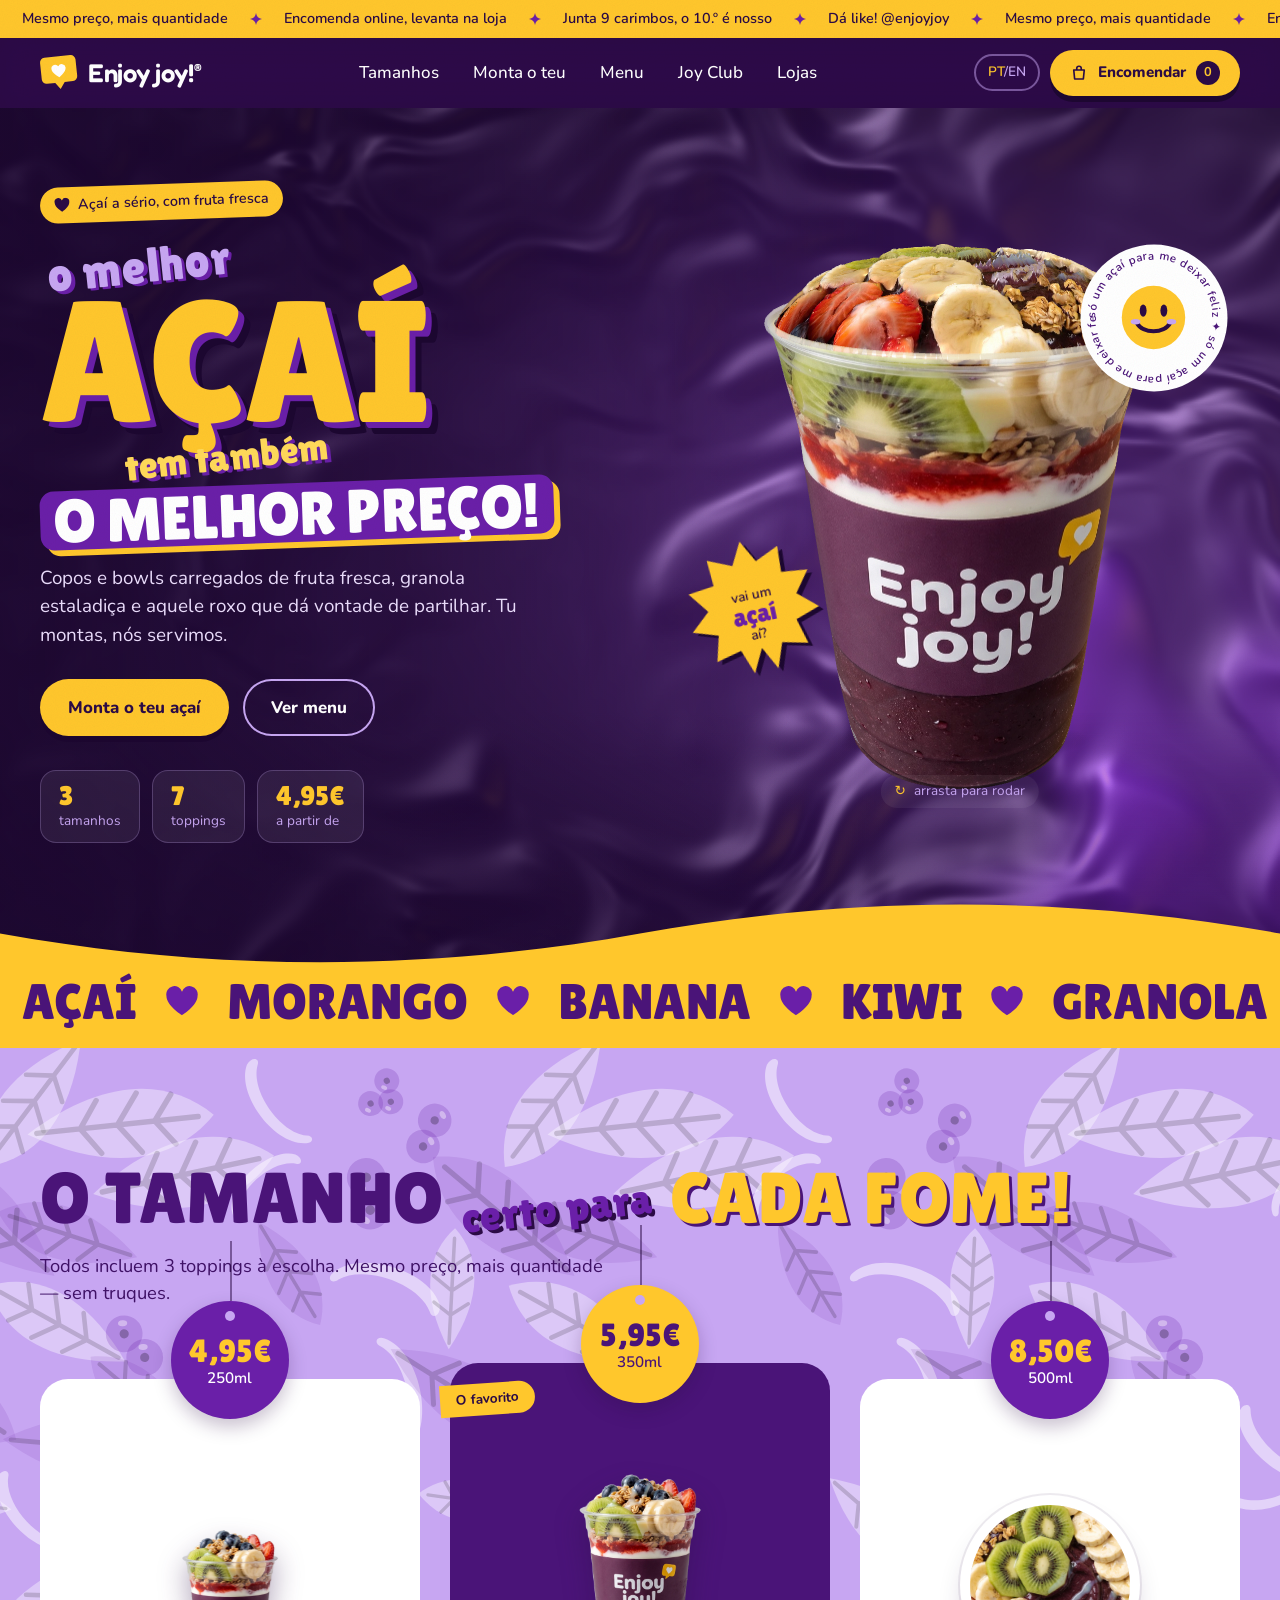
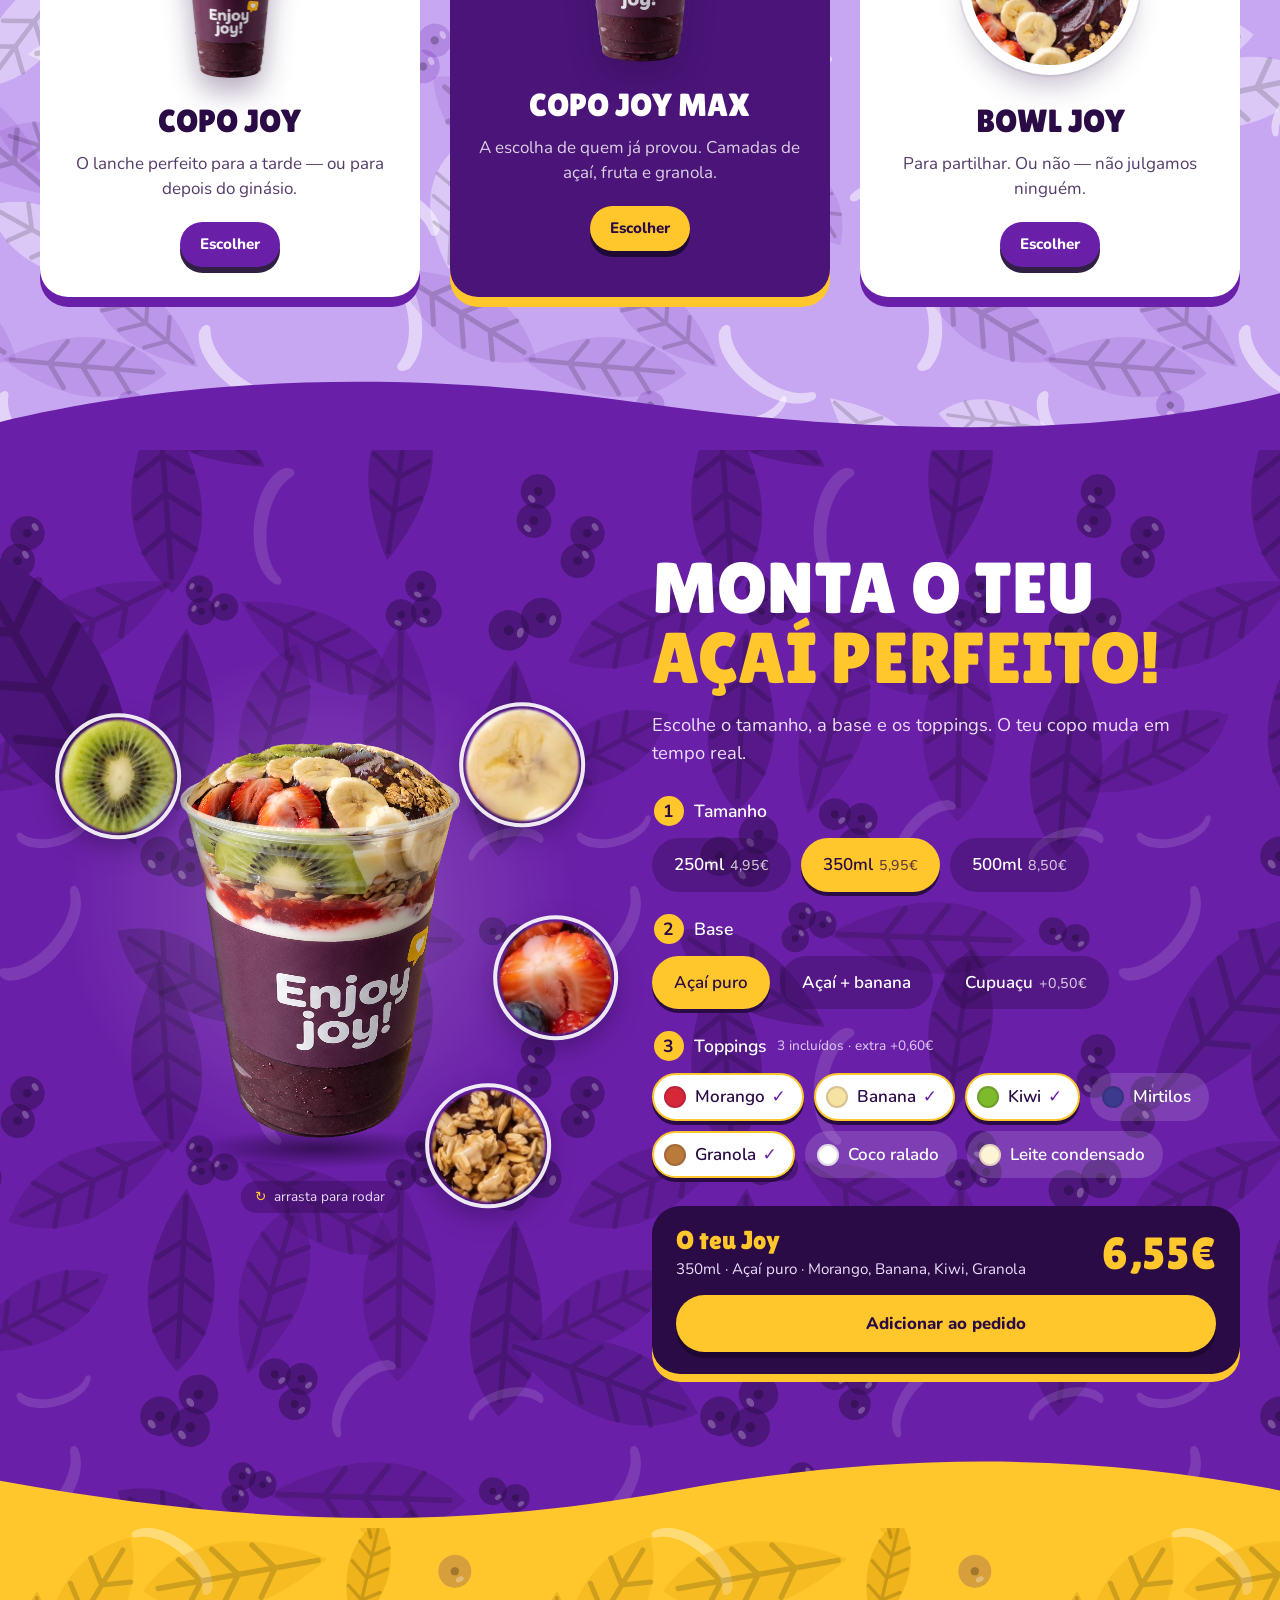
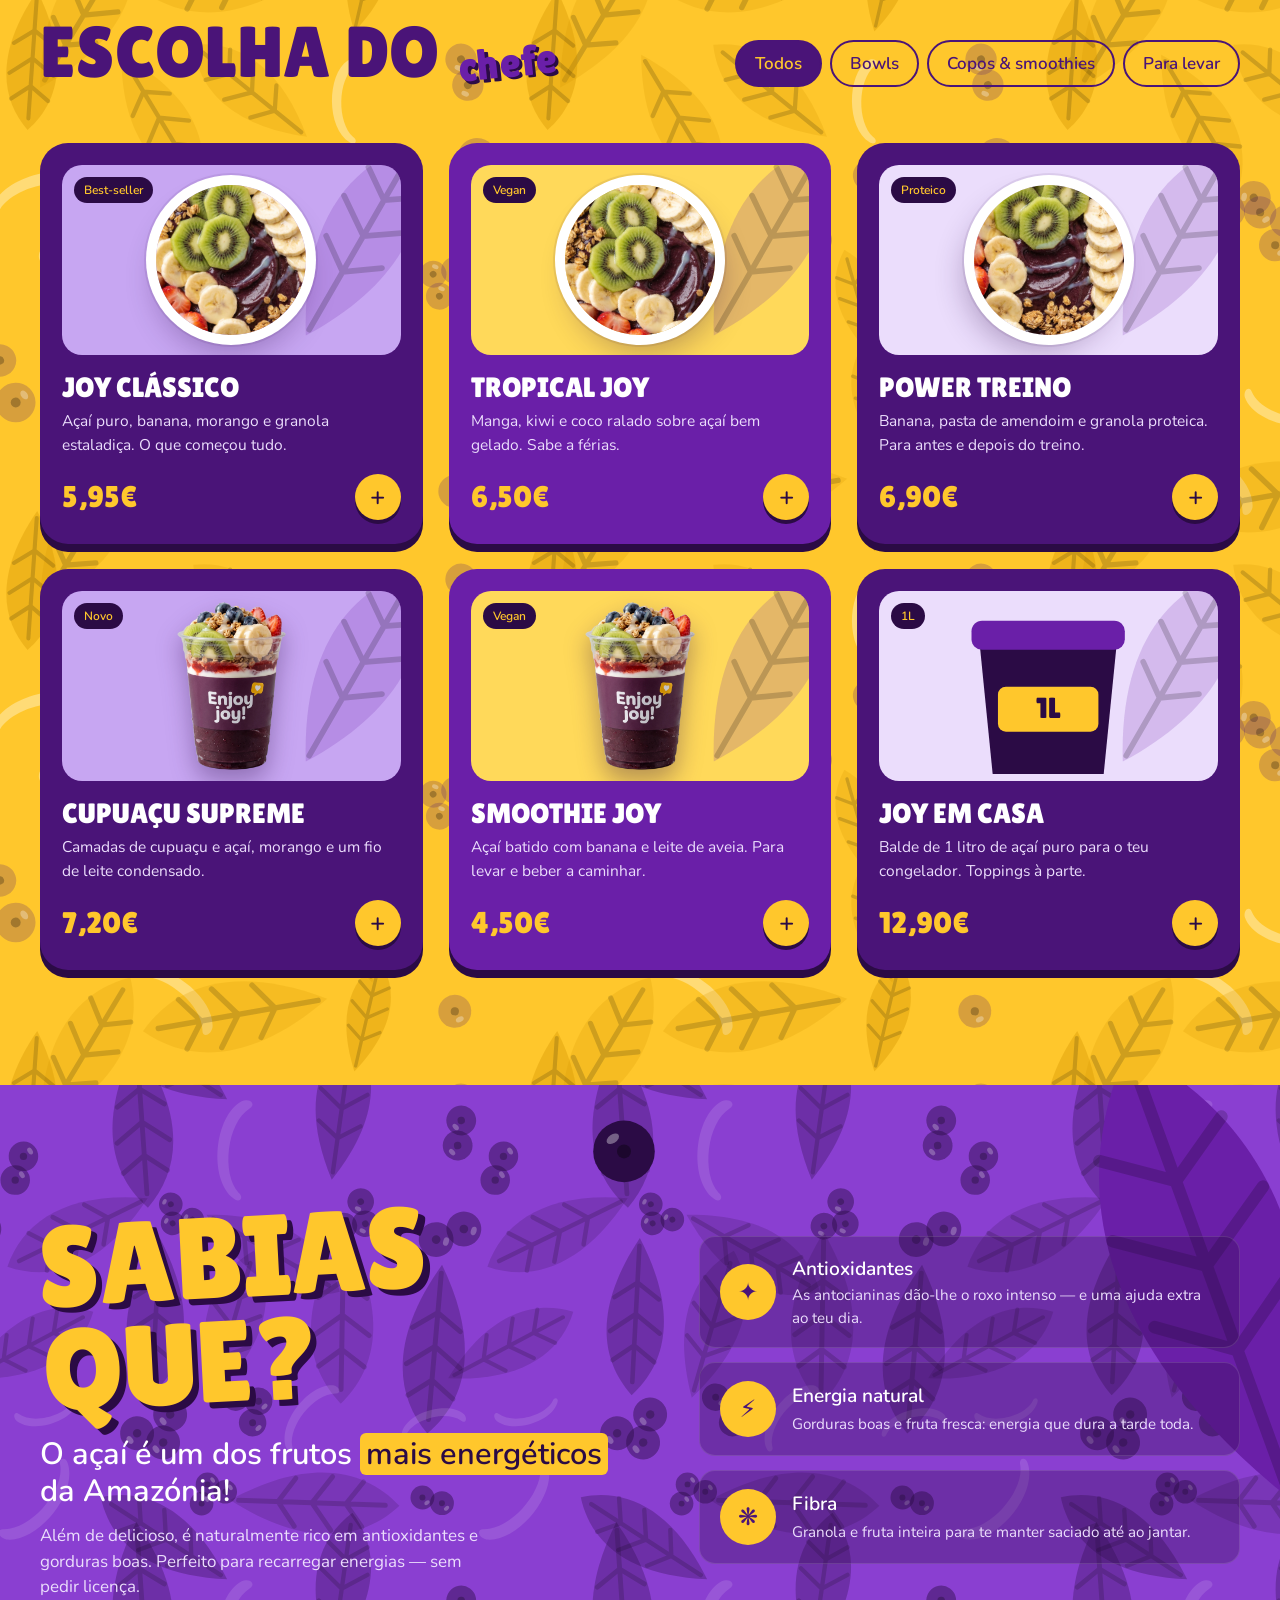
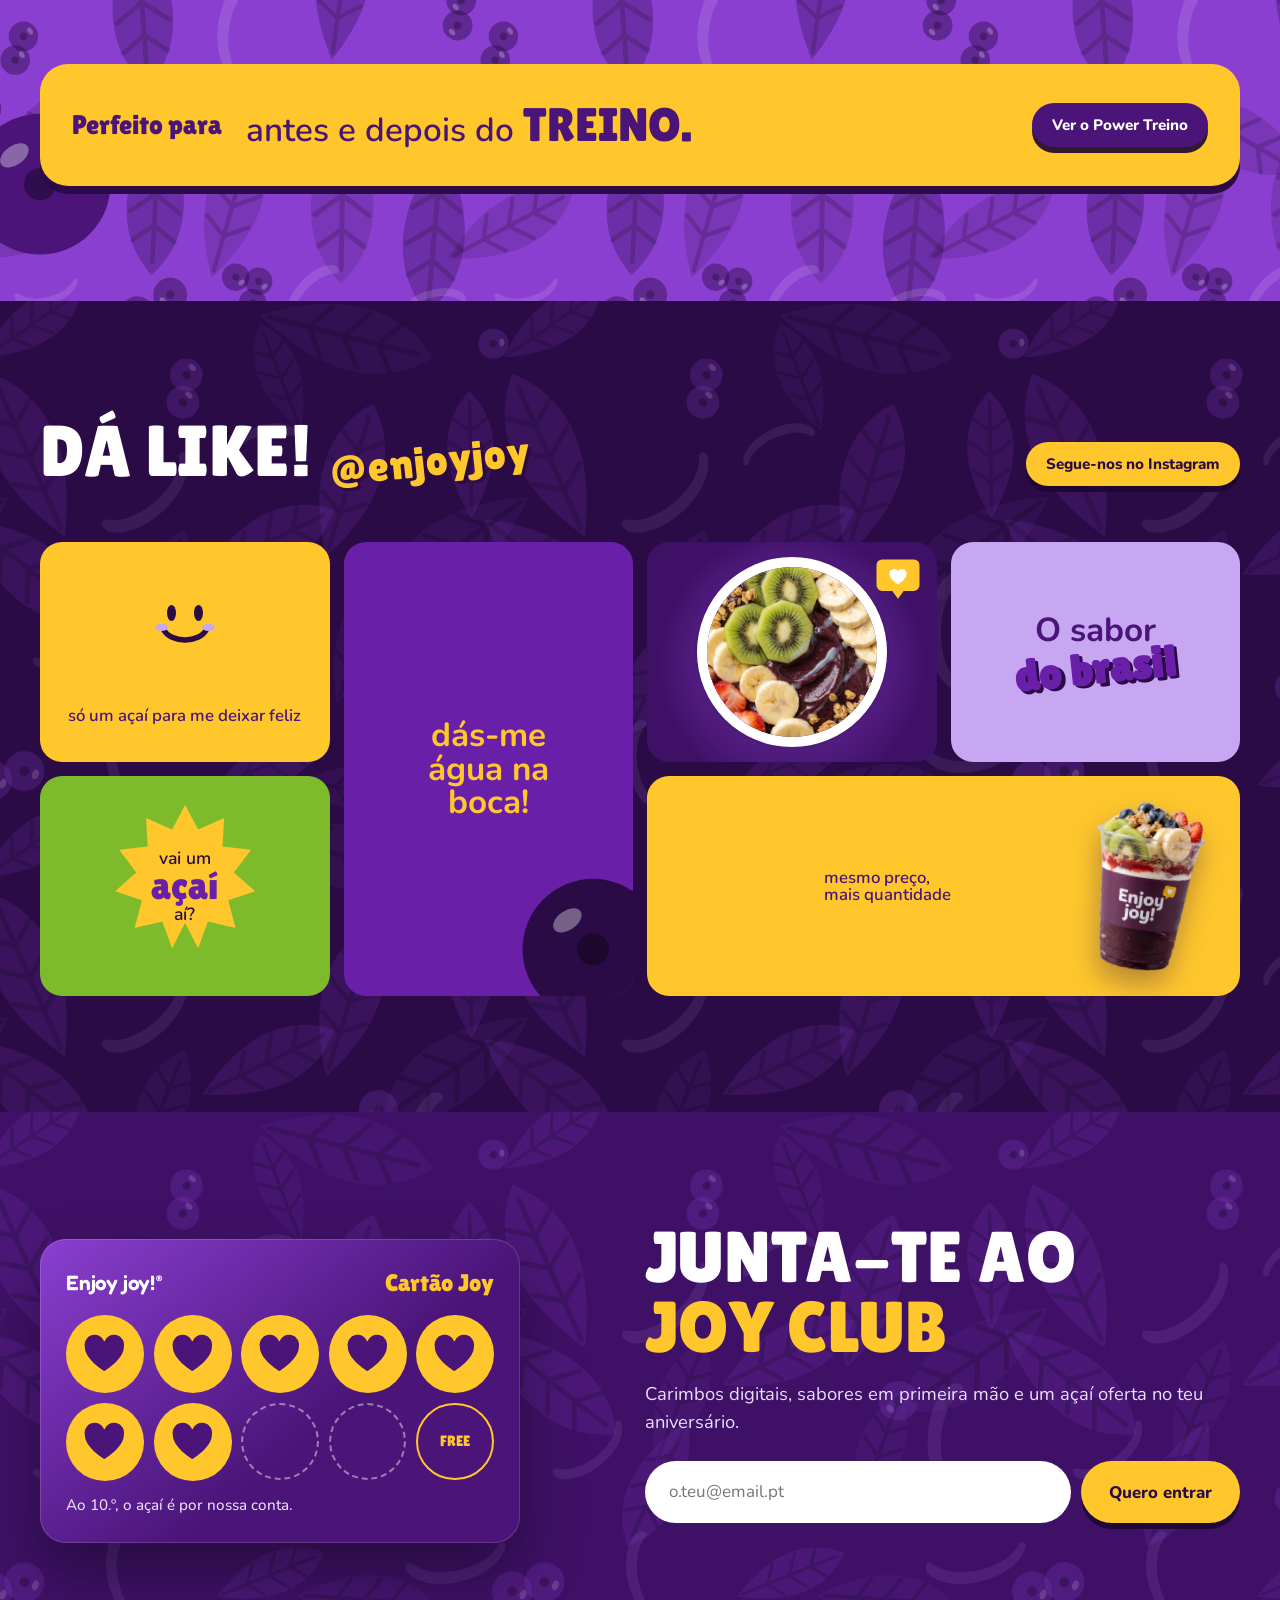
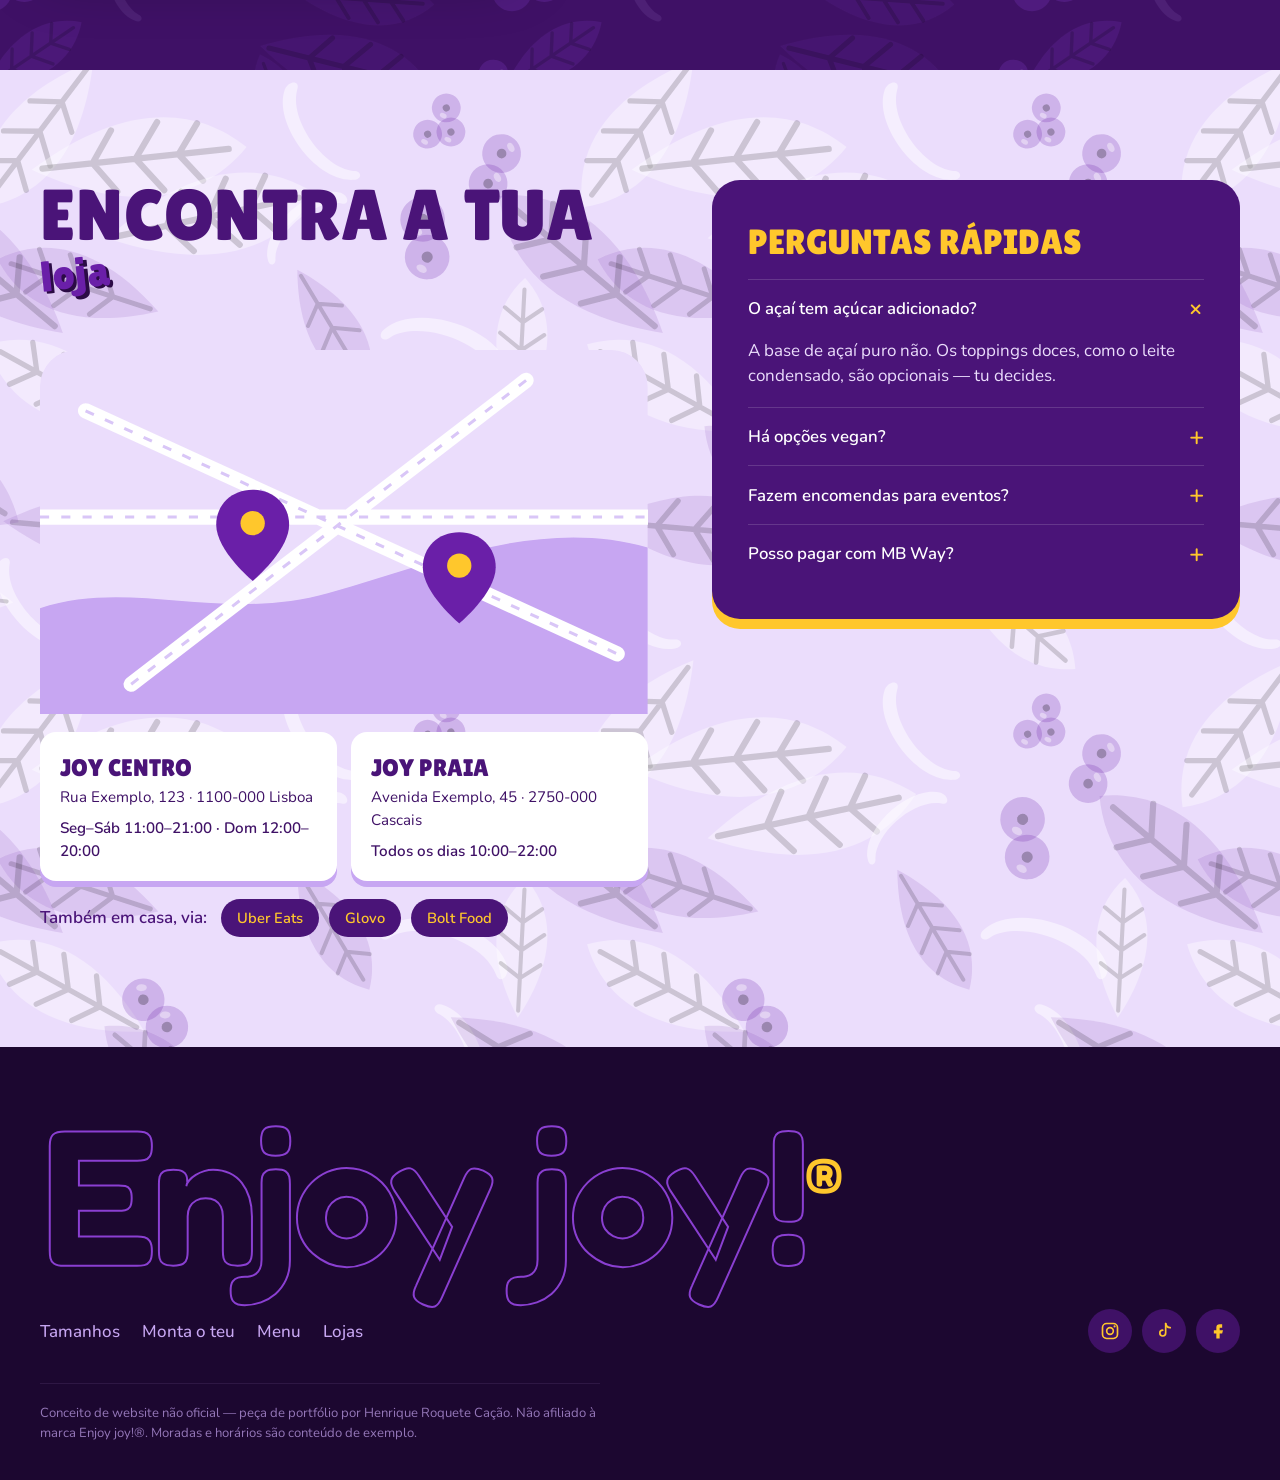
<file: enjoy-joy/index.html>
<!DOCTYPE html>
<html lang="pt-PT">
<head>
  <meta charset="UTF-8" />
  <meta name="viewport" content="width=device-width, initial-scale=1" />
  <title>Enjoy joy! — Açaí bowls & copos</title>
  <meta name="description" content="Enjoy joy! — o melhor açaí tem também o melhor preço. Copos, bowls e smoothies de açaí com fruta fresca. Monta o teu online." />
  <meta name="theme-color" content="#2B0B45" />

  <!-- Type system (chunky & playful):
       Lilita One → heavy rounded display, like the "O MELHOR AÇAÍ" price posts
       Nunito     → rounded humanist sans for body + UI, friendly and very legible
       Fredoka    → used only for the Enjoy joy! wordmark (closest to the logo) -->
  <link rel="preconnect" href="https://fonts.googleapis.com" />
  <link rel="preconnect" href="https://fonts.gstatic.com" crossorigin />
  <link href="https://fonts.googleapis.com/css2?family=Fredoka:wght@600&family=Lilita+One&family=Nunito:wght@400;600;700;800;900&display=swap" rel="stylesheet" />
  <link rel="stylesheet" href="css/styles.css" />
</head>
<body>

<!-- ============ SVG SPRITE (shared brand shapes) ============ -->
<svg width="0" height="0" style="position:absolute" aria-hidden="true">
  <defs>
    <!-- Brand mark: yellow speech bubble with a white heart -->
    <symbol id="i-bubble" viewBox="0 0 64 60">
      <path d="M10 2h44a8 8 0 0 1 8 8v28a8 8 0 0 1-8 8H40l-8 11-8-11H10a8 8 0 0 1-8-8V10a8 8 0 0 1 8-8z" fill="#FFC72C"/>
      <path d="M32 37s-12-7.2-12-15a6.5 6.5 0 0 1 12-3.4A6.5 6.5 0 0 1 44 22c0 7.8-12 15-12 15z" fill="#fff"/>
    </symbol>
    <!-- Açaí palm leaf with veins (used as background pattern) -->
    <symbol id="i-leaf" viewBox="0 0 120 200">
      <path d="M60 4C18 46 8 112 60 196 112 112 102 46 60 4z" fill="currentColor"/>
      <path d="M60 18v172M60 60 34 42M60 60l26-18M60 96 28 74M60 96l32-22M60 132 32 112M60 132l28-20" stroke="rgba(0,0,0,.18)" stroke-width="5" stroke-linecap="round" fill="none"/>
    </symbol>
    <!-- Açaí berry -->
    <symbol id="i-berry" viewBox="0 0 100 100">
      <circle cx="50" cy="52" r="44" fill="currentColor"/>
      <circle cx="50" cy="52" r="10" fill="rgba(0,0,0,.35)"/>
      <ellipse cx="34" cy="34" rx="10" ry="6" fill="rgba(255,255,255,.35)" transform="rotate(-35 34 34)"/>
    </symbol>
    <symbol id="i-heart" viewBox="0 0 24 22">
      <path d="M12 21S1 14.4 1 7.3A5.7 5.7 0 0 1 12 4.4a5.7 5.7 0 0 1 11 2.9C23 14.4 12 21 12 21z" fill="currentColor"/>
    </symbol>
    <symbol id="i-spark" viewBox="0 0 24 24">
      <path d="M12 0c1 7 5 11 12 12-7 1-11 5-12 12-1-7-5-11-12-12 7-1 11-5 12-12z" fill="currentColor"/>
    </symbol>
    <symbol id="i-burst" viewBox="0 0 200 200">
      <path fill="currentColor" d="M100 0l16 30 32-14-2 35 35 4-21 28 26 23-33 11 9 34-34-8-12 33-16-31-16 31-12-33-34 8 9-34-33-11 26-23-21-28 35-4-2-35 32 14z"/>
    </symbol>
    <!-- Hand-drawn style smiley -->
    <symbol id="i-smile" viewBox="0 0 100 100">
      <circle cx="50" cy="50" r="46" fill="#FFC72C"/>
      <ellipse cx="35" cy="40" rx="5" ry="9" fill="#2B0B45"/>
      <ellipse cx="65" cy="40" rx="5" ry="9" fill="#2B0B45"/>
      <path d="M26 58c8 16 40 16 48 0" stroke="#2B0B45" stroke-width="6" fill="none" stroke-linecap="round"/>
      <ellipse cx="24" cy="56" rx="7" ry="4" fill="#C7A6F2"/><ellipse cx="76" cy="56" rx="7" ry="4" fill="#C7A6F2"/>
    </symbol>
  </defs>
</svg>

<!-- ============ PROMO MARQUEE ============ -->
<div class="promo" aria-label="Promoções">
  <div class="promo__track">
    <!-- duplicated once in JS for a seamless loop -->
    <span data-i18n="promo1">Mesmo preço, mais quantidade</span><svg><use href="#i-spark"/></svg>
    <span data-i18n="promo2">Encomenda online, levanta na loja</span><svg><use href="#i-spark"/></svg>
    <span data-i18n="promo3">Junta 9 carimbos, o 10.º é nosso</span><svg><use href="#i-spark"/></svg>
    <span>Dá like! @enjoyjoy</span><svg><use href="#i-spark"/></svg>
  </div>
</div>

<!-- ============ NAV ============ -->
<header class="nav" id="top">
  <a href="#top" class="logo" aria-label="Enjoy joy! início">
    <svg class="logo__bubble"><use href="#i-bubble"/></svg>
    <span class="logo__word">Enjoy joy!<sup>®</sup></span>
  </a>
  <nav class="nav__links" id="navLinks" aria-label="Principal">
    <a href="#tamanhos" data-i18n="nav1">Tamanhos</a>
    <a href="#monta" data-i18n="nav2">Monta o teu</a>
    <a href="#menu" data-i18n="nav3">Menu</a>
    <a href="#joyclub" data-i18n="nav4">Joy Club</a>
    <a href="#lojas" data-i18n="nav5">Lojas</a>
  </nav>
  <div class="nav__actions">
    <button class="lang" id="langBtn" aria-label="Mudar língua / switch language"><span class="is-on">PT</span>/<span>EN</span></button>
    <a href="#monta" class="btn btn--yellow btn--sm nav__cta">
      <svg viewBox="0 0 24 24" aria-hidden="true"><path d="M5 8h14l-1.2 12H6.2z" fill="none" stroke="currentColor" stroke-width="2.2" stroke-linejoin="round"/><path d="M9 8V6a3 3 0 0 1 6 0v2" fill="none" stroke="currentColor" stroke-width="2.2"/></svg>
      <span data-i18n="order">Encomendar</span>
      <span class="cart" id="cartCount" aria-label="itens no pedido">0</span>
    </a>
    <button class="burger" id="burger" aria-label="Abrir menu" aria-expanded="false" aria-controls="navLinks"><span></span><span></span></button>
  </div>
</header>

<main>

<!-- ============ HERO ============ -->
<section class="hero">
  <!-- Animated glossy açaí liquid (WebGL shader, js/liquid.js) -->
  <canvas class="hero__liquid" id="liquid" aria-hidden="true"></canvas>
  <div class="hero__veil" aria-hidden="true"></div>

  <div class="hero__inner wrap">
    <div class="hero__copy reveal">
      <p class="chip chip--yellow"><svg><use href="#i-heart"/></svg> <span data-i18n="heroChip">Açaí a sério, com fruta fresca</span></p>
      <h1 class="hero__title">
        <span class="script" data-i18n="heroT1">o melhor</span>
        <span class="mega">AÇAÍ</span>
        <span class="script script--sm" data-i18n="heroT2">tem também</span>
        <span class="big" data-i18n="heroT3">o melhor preço!</span>
      </h1>
      <p class="hero__lead" data-i18n="heroLead">Copos e bowls carregados de fruta fresca, granola estaladiça e aquele roxo que dá vontade de partilhar. Tu montas, nós servimos.</p>
      <div class="hero__ctas">
        <a href="#monta" class="btn btn--yellow" data-i18n="heroCta1">Monta o teu açaí</a>
        <a href="#menu" class="btn btn--ghost" data-i18n="heroCta2">Ver menu</a>
      </div>
      <ul class="hero__facts">
        <li><b>3</b> <span data-i18n="fact1">tamanhos</span></li>
        <li><b>7</b> <span data-i18n="fact2">toppings</span></li>
        <li><b>4,95€</b> <span data-i18n="fact3">a partir de</span></li>
      </ul>
    </div>

    <div class="hero__stage reveal">
      <!-- Photo-3D açaí cup — js/cup3d.js wraps a product photo around real geometry -->
      <canvas id="heroCup" class="cup-canvas" aria-label="Copo de açaí Enjoy joy! em 3D. Arrasta para rodar." role="img"></canvas>
      <div class="cup-shadow"></div>

      <!-- Rotating circular badge -->
      <div class="badge-rotate" aria-hidden="true">
        <svg viewBox="0 0 200 200" class="badge-rotate__ring">
          <defs><path id="circ" d="M100 100m-78 0a78 78 0 1 1 156 0a78 78 0 1 1-156 0"/></defs>
          <circle cx="100" cy="100" r="98" fill="#fff"/>
          <text><textPath href="#circ" data-i18n="badge">só um açaí para me deixar feliz ✦ só um açaí para me deixar feliz ✦</textPath></text>
        </svg>
        <svg class="badge-rotate__smile"><use href="#i-smile"/></svg>
      </div>

      <!-- Starburst sticker -->
      <div class="burst" aria-hidden="true">
        <svg><use href="#i-burst"/></svg>
        <span data-i18n="burst">vai um<br><b>açaí</b><br>aí?</span>
      </div>

      <p class="drag-hint" aria-hidden="true"><span class="drag-hint__icon">↻</span> <span data-i18n="drag">arrasta para rodar</span></p>
    </div>
  </div>

  <svg class="wave wave--yellow" viewBox="0 0 1440 80" preserveAspectRatio="none" aria-hidden="true"><path d="M0 40c240 40 480 40 720 0s480-40 720 0v40H0z"/></svg>
</section>

<!-- ============ INGREDIENT MARQUEE ============ -->
<div class="ticker" aria-hidden="true">
  <div class="ticker__track">
    <span>AÇAÍ</span><svg><use href="#i-heart"/></svg><span>MORANGO</span><svg><use href="#i-heart"/></svg><span>BANANA</span><svg><use href="#i-heart"/></svg><span>KIWI</span><svg><use href="#i-heart"/></svg><span>GRANOLA</span><svg><use href="#i-heart"/></svg><span>CUPUAÇU</span><svg><use href="#i-heart"/></svg><span>MIRTILOS</span><svg><use href="#i-heart"/></svg>
  </div>
</div>

<!-- ============ SIZES / PRICING ============ -->
<section class="sizes" id="tamanhos">
  <div class="wrap">
    <header class="sec-head reveal">
      <h2 class="display">
        <span data-i18n="sizesT1">O tamanho</span>
        <span class="script script--violet" data-i18n="sizesT2">certo para</span>
        <span class="display--yellow" data-i18n="sizesT3">cada fome!</span>
      </h2>
      <p class="sec-lead" data-i18n="sizesLead">Todos incluem 3 toppings à escolha. Mesmo preço, mais quantidade — sem truques.</p>
    </header>

    <div class="sizes__grid">
      <!-- Each card: hanging price tag + flat cup illustration -->
      <article class="size reveal" data-size="250">
        <div class="tag tag--purple"><span class="tag__price">4,95€</span><span class="tag__ml">250ml</span></div>
        <div class="size__illo"><img src="assets/cup-front.webp" alt="" class="size__cup size__cup--s" loading="lazy"></div>
        <h3 data-i18n="s1n">Copo Joy</h3>
        <p data-i18n="s1d">O lanche perfeito para a tarde — ou para depois do ginásio.</p>
        <button class="btn btn--violet btn--sm js-pick-size" data-size="250" data-i18n="pick">Escolher</button>
      </article>

      <article class="size size--featured reveal" data-size="350">
        <span class="ribbon" data-i18n="fav">O favorito</span>
        <div class="tag tag--yellow"><span class="tag__price">5,95€</span><span class="tag__ml">350ml</span></div>
        <div class="size__illo"><img src="assets/cup-front.webp" alt="" class="size__cup size__cup--m" loading="lazy"></div>
        <h3 data-i18n="s2n">Copo Joy Max</h3>
        <p data-i18n="s2d">A escolha de quem já provou. Camadas de açaí, fruta e granola.</p>
        <button class="btn btn--yellow btn--sm js-pick-size" data-size="350" data-i18n="pick">Escolher</button>
      </article>

      <article class="size reveal" data-size="500">
        <div class="tag tag--purple"><span class="tag__price">8,50€</span><span class="tag__ml">500ml</span></div>
        <div class="size__illo"><span class="size__bowl" aria-hidden="true"></span></div>
        <h3 data-i18n="s3n">Bowl Joy</h3>
        <p data-i18n="s3d">Para partilhar. Ou não — não julgamos ninguém.</p>
        <button class="btn btn--violet btn--sm js-pick-size" data-size="500" data-i18n="pick">Escolher</button>
      </article>
    </div>
  </div>
  <svg class="wave wave--violet" viewBox="0 0 1440 80" preserveAspectRatio="none" aria-hidden="true"><path d="M0 50c180-40 420-60 720-20s560 30 720-10v60H0z"/></svg>
</section>

<!-- ============ BUILDER ============ -->
<section class="builder" id="monta">
  <!-- decorative leaves -->
  <svg class="leaf leaf--a" aria-hidden="true"><use href="#i-leaf"/></svg>
  <svg class="leaf leaf--b" aria-hidden="true"><use href="#i-leaf"/></svg>
  <svg class="leaf leaf--c" aria-hidden="true"><use href="#i-leaf"/></svg>

  <div class="wrap builder__grid">
    <div class="builder__stage">
      <div class="builder__stage-inner">
        <canvas id="builderCup" class="cup-canvas" aria-label="Pré-visualização 3D do teu açaí" role="img"></canvas>
        <!-- selected toppings orbit the cup (photo crops, js/main.js) -->
        <div class="orbit" id="orbit" aria-hidden="true"></div>
        <div class="cup-shadow"></div>
        <p class="drag-hint drag-hint--light"><span class="drag-hint__icon">↻</span> <span data-i18n="drag">arrasta para rodar</span></p>
      </div>
    </div>

    <div class="builder__panel">
      <header class="reveal">
        <h2 class="display display--light">
          <span data-i18n="bT1">Monta o teu</span>
          <span class="display--yellow" data-i18n="bT2">açaí perfeito!</span>
        </h2>
        <p class="sec-lead sec-lead--light" data-i18n="bLead">Escolhe o tamanho, a base e os toppings. O teu copo muda em tempo real.</p>
      </header>

      <form class="builder__form" id="builderForm" onsubmit="return false">
        <fieldset class="step">
          <legend><span class="step__n">1</span> <span data-i18n="st1">Tamanho</span></legend>
          <div class="opts" id="optSize">
            <label class="opt"><input type="radio" name="size" value="250"><span>250ml <small>4,95€</small></span></label>
            <label class="opt"><input type="radio" name="size" value="350" checked><span>350ml <small>5,95€</small></span></label>
            <label class="opt"><input type="radio" name="size" value="500"><span>500ml <small>8,50€</small></span></label>
          </div>
        </fieldset>

        <fieldset class="step">
          <legend><span class="step__n">2</span> <span data-i18n="st2">Base</span></legend>
          <div class="opts" id="optBase">
            <label class="opt"><input type="radio" name="base" value="acai" checked><span data-i18n="b1">Açaí puro</span></label>
            <label class="opt"><input type="radio" name="base" value="banana"><span data-i18n="b2">Açaí + banana</span></label>
            <label class="opt"><input type="radio" name="base" value="cupuacu"><span><span data-i18n="b3">Cupuaçu</span> <small>+0,50€</small></span></label>
          </div>
        </fieldset>

        <fieldset class="step">
          <legend><span class="step__n">3</span> <span data-i18n="st3">Toppings</span> <em class="step__note" data-i18n="st3n">3 incluídos · extra +0,60€</em></legend>
          <div class="opts opts--chips" id="optTop">
            <!-- --dot sets the swatch colour for each topping chip -->
            <label class="chipopt" style="--dot:#D62839"><input type="checkbox" name="top" value="morango" checked><span data-i18n="t1">Morango</span></label>
            <label class="chipopt" style="--dot:#F6E3A1"><input type="checkbox" name="top" value="banana" checked><span data-i18n="t2">Banana</span></label>
            <label class="chipopt" style="--dot:#7DBA2C"><input type="checkbox" name="top" value="kiwi" checked><span data-i18n="t3">Kiwi</span></label>
            <label class="chipopt" style="--dot:#3B3A8C"><input type="checkbox" name="top" value="mirtilo"><span data-i18n="t4">Mirtilos</span></label>
            <label class="chipopt" style="--dot:#B97A3A"><input type="checkbox" name="top" value="granola" checked><span data-i18n="t5">Granola</span></label>
            <label class="chipopt" style="--dot:#FFFFFF"><input type="checkbox" name="top" value="coco"><span data-i18n="t6">Coco ralado</span></label>
            <label class="chipopt" style="--dot:#FFF3D6"><input type="checkbox" name="top" value="leite"><span data-i18n="t7">Leite condensado</span></label>
          </div>
        </fieldset>

        <div class="summary" aria-live="polite">
          <div>
            <p class="summary__label" data-i18n="yours">O teu Joy</p>
            <p class="summary__desc" id="sumDesc">350ml · Açaí puro · Morango, Banana, Kiwi, Granola</p>
          </div>
          <p class="summary__price" id="sumPrice">6,55€</p>
          <button class="btn btn--yellow summary__btn" id="addBtn" type="button" data-i18n="add">Adicionar ao pedido</button>
        </div>
      </form>
    </div>
  </div>
  <svg class="wave wave--yellow" viewBox="0 0 1440 80" preserveAspectRatio="none" aria-hidden="true"><path d="M0 30c300 50 520 50 760 10s460-40 680 0v40H0z"/></svg>
</section>

<!-- ============ MENU ============ -->
<section class="menu" id="menu">
  <div class="wrap">
    <header class="sec-head sec-head--row reveal">
      <h2 class="display display--purple">
        <span data-i18n="mT1">Escolha do</span>
        <span class="script script--violet" data-i18n="mT2">chefe</span>
      </h2>
      <div class="tabs" role="tablist" id="menuTabs">
        <button role="tab" aria-selected="true" data-filter="all" data-i18n="f0">Todos</button>
        <button role="tab" aria-selected="false" data-filter="bowl" data-i18n="f1">Bowls</button>
        <button role="tab" aria-selected="false" data-filter="copo" data-i18n="f2">Copos & smoothies</button>
        <button role="tab" aria-selected="false" data-filter="levar" data-i18n="f3">Para levar</button>
      </div>
    </header>
    <!-- Cards are rendered from data in js/main.js so the menu is easy to edit -->
    <div class="menu__grid" id="menuGrid"></div>
  </div>
</section>

<!-- ============ DID YOU KNOW ============ -->
<section class="know" id="sabias">
  <svg class="leaf leaf--d" aria-hidden="true"><use href="#i-leaf"/></svg>
  <svg class="berry berry--a" aria-hidden="true"><use href="#i-berry"/></svg>
  <svg class="berry berry--b" aria-hidden="true"><use href="#i-berry"/></svg>
  <div class="wrap know__grid">
    <div class="reveal">
      <h2 class="mega-title" data-i18n="kT">Sabias<br>que?</h2>
      <p class="know__statement"><span data-i18n="kS1">O açaí é um dos frutos</span> <mark data-i18n="kS2">mais energéticos</mark> <span data-i18n="kS3">da Amazónia!</span></p>
      <p class="know__body" data-i18n="kB">Além de delicioso, é naturalmente rico em antioxidantes e gorduras boas. Perfeito para recarregar energias — sem pedir licença.</p>
    </div>
    <ul class="benefits">
      <li class="benefit reveal"><span class="benefit__icon">✦</span><h3 data-i18n="k1t">Antioxidantes</h3><p data-i18n="k1d">As antocianinas dão-lhe o roxo intenso — e uma ajuda extra ao teu dia.</p></li>
      <li class="benefit reveal"><span class="benefit__icon">⚡</span><h3 data-i18n="k2t">Energia natural</h3><p data-i18n="k2d">Gorduras boas e fruta fresca: energia que dura a tarde toda.</p></li>
      <li class="benefit reveal"><span class="benefit__icon">❋</span><h3 data-i18n="k3t">Fibra</h3><p data-i18n="k3d">Granola e fruta inteira para te manter saciado até ao jantar.</p></li>
    </ul>
    <div class="treino reveal">
      <p class="treino__kicker" data-i18n="trK">Perfeito para</p>
      <p class="treino__title"><span data-i18n="trT1">antes e depois do</span> <b data-i18n="trT2">treino.</b></p>
      <a href="#menu" class="btn btn--purple btn--sm" data-i18n="trC">Ver o Power Treino</a>
    </div>
  </div>
</section>

<!-- ============ SOCIAL WALL ============ -->
<section class="social" id="dalike">
  <div class="wrap">
    <header class="sec-head sec-head--row reveal">
      <h2 class="display display--light">
        <span data-i18n="soT1">Dá like!</span>
        <span class="script script--yellow">@enjoyjoy</span>
      </h2>
      <a class="btn btn--yellow btn--sm" href="#" aria-label="Instagram" data-i18n="soC">Segue-nos no Instagram</a>
    </header>
    <div class="wall">
      <div class="post post--yellow reveal"><svg class="post__smile"><use href="#i-smile"/></svg><p data-i18n="p1">só um açaí para me deixar feliz</p></div>
      <div class="post post--violet post--tall reveal"><p class="post__big" data-i18n="p2">dás-me<br>água na<br>boca!</p><svg class="post__berry"><use href="#i-berry"/></svg></div>
      <div class="post post--plum post--photo reveal"><span class="post__bowl" aria-hidden="true"></span><span class="post__heart"><svg><use href="#i-bubble"/></svg></span></div>
      <div class="post post--lav reveal"><p class="post__big post__big--purple"><span data-i18n="p4a">O sabor</span><br><span class="script script--violet" data-i18n="p4b">do Brasil</span></p></div>
      <div class="post post--yellow post--wide reveal"><p class="post__big post__big--purple" data-i18n="p5">mesmo preço,<br>mais quantidade</p><img src="assets/cup-front.webp" alt="" class="post__cup" loading="lazy"></div>
      <div class="post post--green reveal"><svg class="post__burst"><use href="#i-burst"/></svg><p class="post__burst-t" data-i18n="burst">vai um<br><b>açaí</b><br>aí?</p></div>
    </div>
  </div>
</section>

<!-- ============ JOY CLUB (loyalty) ============ -->
<section class="club" id="joyclub">
  <div class="wrap club__grid">
    <div class="loyalty reveal" aria-label="Cartão de fidelização">
      <div class="loyalty__head">
        <span class="logo__word logo__word--sm">Enjoy joy!<sup>®</sup></span>
        <span class="loyalty__name" data-i18n="cardN">Cartão Joy</span>
      </div>
      <ol class="stamps" id="stamps"></ol>
      <p class="loyalty__foot" data-i18n="cardF">Ao 10.º, o açaí é por nossa conta.</p>
    </div>
    <div class="reveal">
      <h2 class="display display--light"><span data-i18n="cT1">Junta-te ao</span> <span class="display--yellow">Joy Club</span></h2>
      <p class="sec-lead sec-lead--light" data-i18n="cLead">Carimbos digitais, sabores em primeira mão e um açaí oferta no teu aniversário.</p>
      <form class="news" id="newsForm" novalidate>
        <label for="email" class="sr-only">Email</label>
        <input id="email" type="email" placeholder="o.teu@email.pt" required />
        <button class="btn btn--yellow" type="submit" data-i18n="cBtn">Quero entrar</button>
      </form>
      <p class="news__msg" id="newsMsg" role="status"></p>
    </div>
  </div>
</section>

<!-- ============ STORES + FAQ ============ -->
<section class="stores" id="lojas">
  <div class="wrap stores__grid">
    <div>
      <header class="sec-head reveal">
        <h2 class="display display--purple"><span data-i18n="lT1">Encontra a tua</span> <span class="script script--violet" data-i18n="lT2">loja</span></h2>
      </header>
      <!-- Stylised map (SVG) — swap for an embedded map in production -->
      <div class="map reveal" aria-hidden="true">
        <svg viewBox="0 0 400 240">
          <rect width="400" height="240" rx="24" fill="#EBDDFC"/>
          <path d="M0 170c60-20 120 10 190-10s140-50 210-30v110H0z" fill="#C7A6F2"/>
          <path d="M30 40 380 200M60 220 320 20M0 110h400" stroke="#fff" stroke-width="10" stroke-linecap="round"/>
          <path d="M30 40 380 200M60 220 320 20M0 110h400" stroke="#D9C6F7" stroke-width="2" stroke-dasharray="6 8"/>
          <g transform="translate(140 92)"><g class="pin"><path d="M0 0c-14 0-24 10-24 23 0 17 24 37 24 37s24-20 24-37C24 10 14 0 0 0z" fill="#6A1FA8"/><circle cy="22" r="8" fill="#FFC72C"/></g></g>
          <g transform="translate(276 120)"><g class="pin pin--2"><path d="M0 0c-14 0-24 10-24 23 0 17 24 37 24 37s24-20 24-37C24 10 14 0 0 0z" fill="#6A1FA8"/><circle cy="22" r="8" fill="#FFC72C"/></g></g>
        </svg>
      </div>
      <div class="store-cards">
        <article class="store reveal">
          <h3>Joy Centro</h3>
          <p>Rua Exemplo, 123 · 1100-000 Lisboa</p>
          <p class="store__hours"><span data-i18n="h1">Seg–Sáb</span> 11:00–21:00 · <span data-i18n="h2">Dom</span> 12:00–20:00</p>
        </article>
        <article class="store reveal">
          <h3>Joy Praia</h3>
          <p>Avenida Exemplo, 45 · 2750-000 Cascais</p>
          <p class="store__hours"><span data-i18n="h3">Todos os dias</span> 10:00–22:00</p>
        </article>
      </div>
      <div class="delivery reveal">
        <p data-i18n="dl">Também em casa, via:</p>
        <a href="#">Uber Eats</a><a href="#">Glovo</a><a href="#">Bolt Food</a>
      </div>
    </div>

    <div class="faq reveal">
      <h3 class="faq__title" data-i18n="qT">Perguntas rápidas</h3>
      <details open><summary data-i18n="q1">O açaí tem açúcar adicionado?</summary><p data-i18n="a1">A base de açaí puro não. Os toppings doces, como o leite condensado, são opcionais — tu decides.</p></details>
      <details><summary data-i18n="q2">Há opções vegan?</summary><p data-i18n="a2">Sim. Açaí puro com fruta, granola e coco é 100% vegetal. Pede o smoothie com leite de aveia.</p></details>
      <details><summary data-i18n="q3">Fazem encomendas para eventos?</summary><p data-i18n="a3">Fazemos — festas, escritórios e casamentos. Fala connosco com 48h de antecedência.</p></details>
      <details><summary data-i18n="q4">Posso pagar com MB Way?</summary><p data-i18n="a4">Claro. Aceitamos MB Way, cartão e dinheiro em todas as lojas.</p></details>
    </div>
  </div>
</section>

</main>

<!-- ============ FOOTER ============ -->
<footer class="footer">
  <div class="wrap">
    <p class="footer__word">Enjoy joy!<sup>®</sup></p>
    <div class="footer__row">
      <nav class="footer__links" aria-label="Rodapé">
        <a href="#tamanhos" data-i18n="nav1">Tamanhos</a><a href="#monta" data-i18n="nav2">Monta o teu</a><a href="#menu" data-i18n="nav3">Menu</a><a href="#lojas" data-i18n="nav5">Lojas</a>
      </nav>
      <div class="footer__social">
        <a href="#" aria-label="Instagram"><svg viewBox="0 0 24 24"><rect x="3" y="3" width="18" height="18" rx="5" fill="none" stroke="currentColor" stroke-width="2"/><circle cx="12" cy="12" r="4" fill="none" stroke="currentColor" stroke-width="2"/><circle cx="17.5" cy="6.5" r="1.3" fill="currentColor"/></svg></a>
        <a href="#" aria-label="TikTok"><svg viewBox="0 0 24 24"><path d="M14 3v11.5a3.5 3.5 0 1 1-3.5-3.5" fill="none" stroke="currentColor" stroke-width="2" stroke-linecap="round"/><path d="M14 3c.5 3 2.5 5 5.5 5" fill="none" stroke="currentColor" stroke-width="2" stroke-linecap="round"/></svg></a>
        <a href="#" aria-label="Facebook"><svg viewBox="0 0 24 24"><path d="M14 8h3V4h-3a4 4 0 0 0-4 4v3H7v4h3v6h4v-6h3l1-4h-4V8z" fill="currentColor"/></svg></a>
      </div>
    </div>
    <p class="footer__note" data-i18n="note">Conceito de website não oficial — peça de portfólio por Henrique Roquete Cação. Não afiliado à marca Enjoy joy!®. Moradas e horários são conteúdo de exemplo.</p>
  </div>
</footer>

<div class="toast" id="toast" role="status" aria-live="polite"></div>

<script src="assets/textures.js"></script>
<script src="js/liquid.js"></script>
<script src="js/cup3d.js"></script>
<script src="js/main.js"></script>
</body>
</html>
</file>
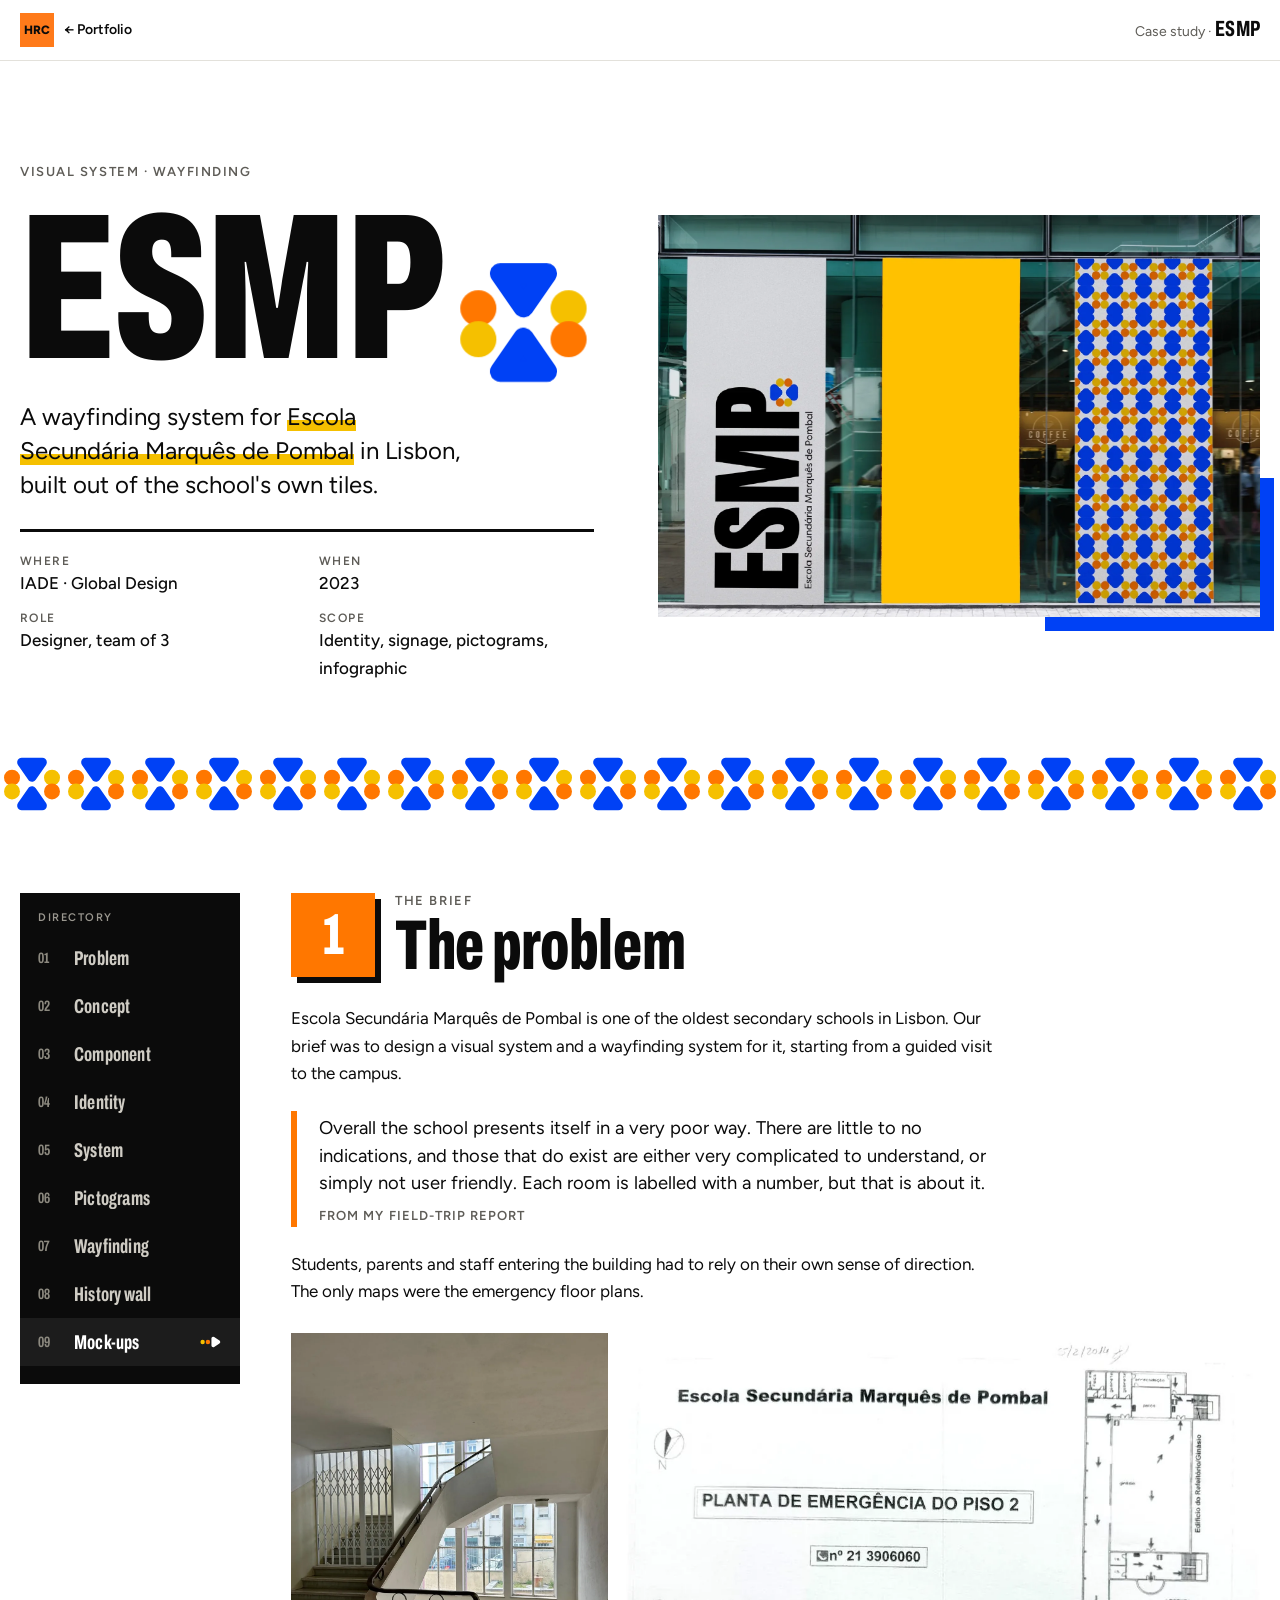
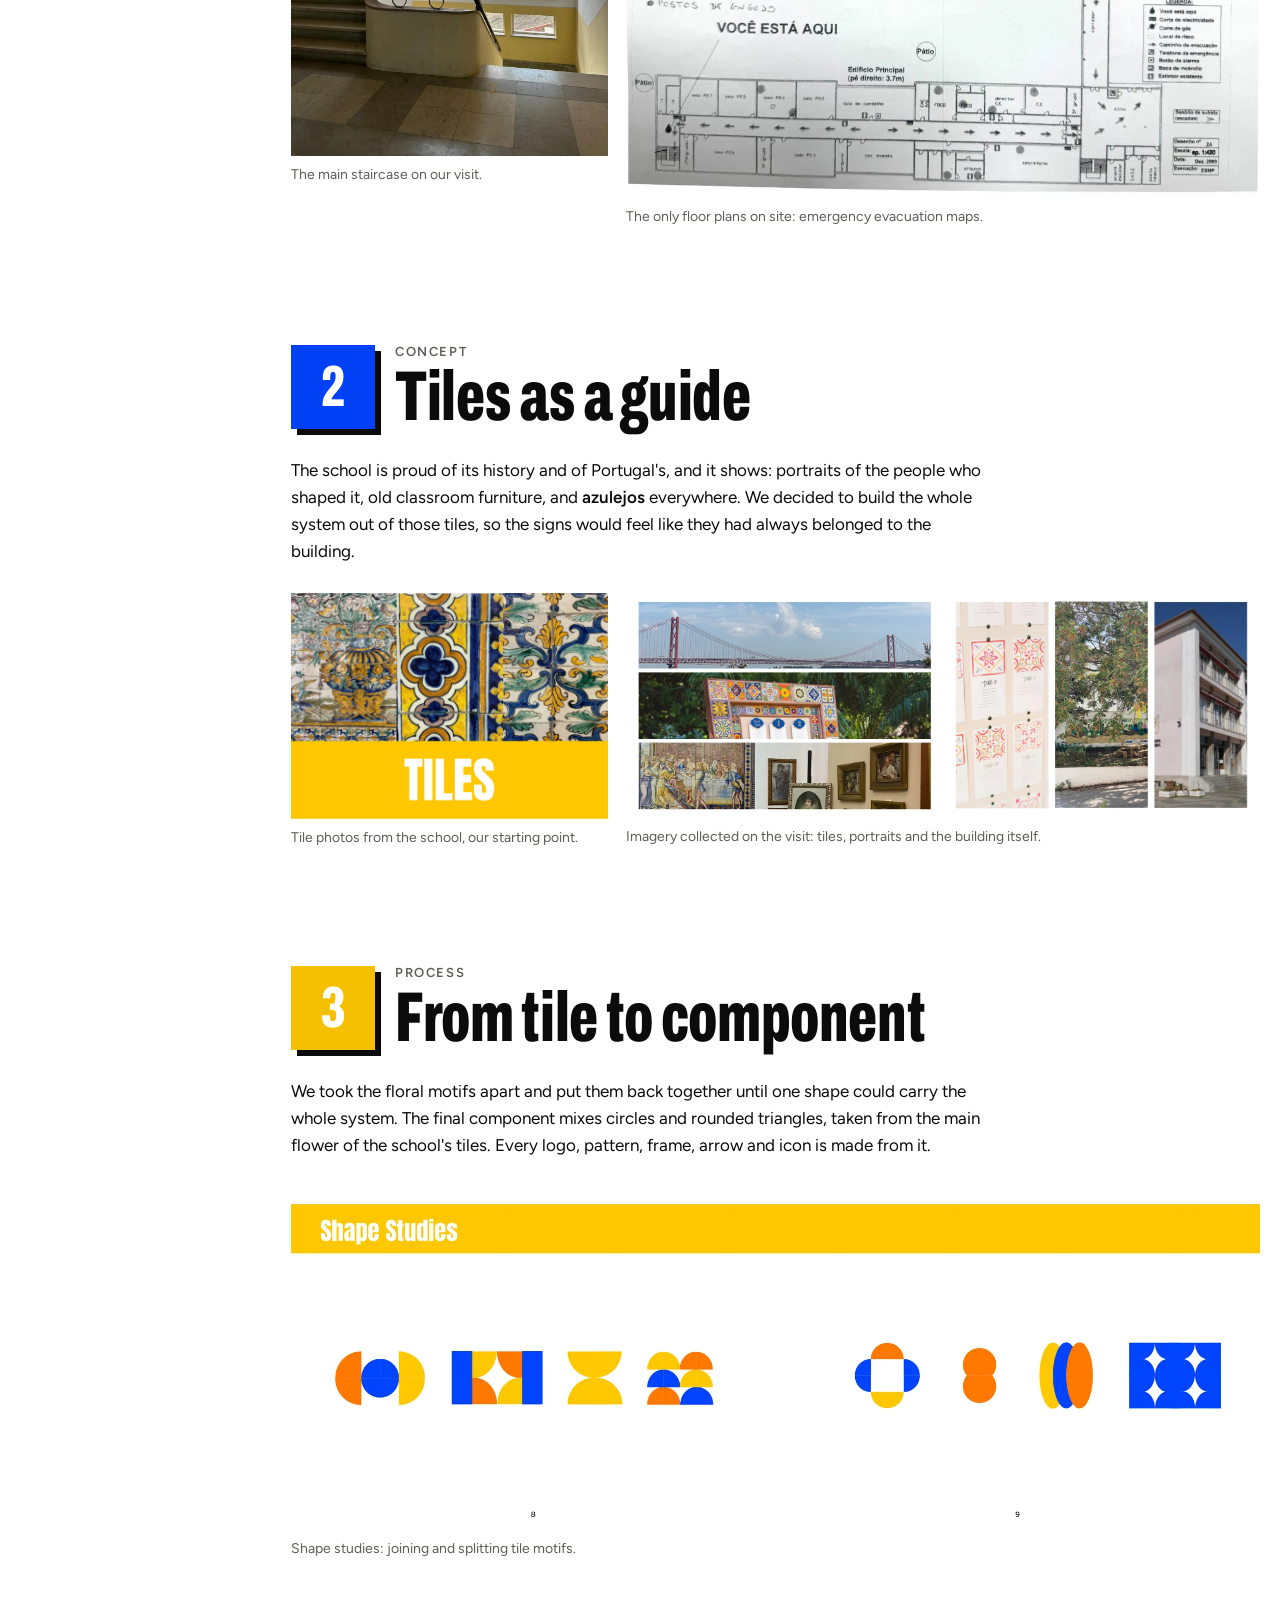
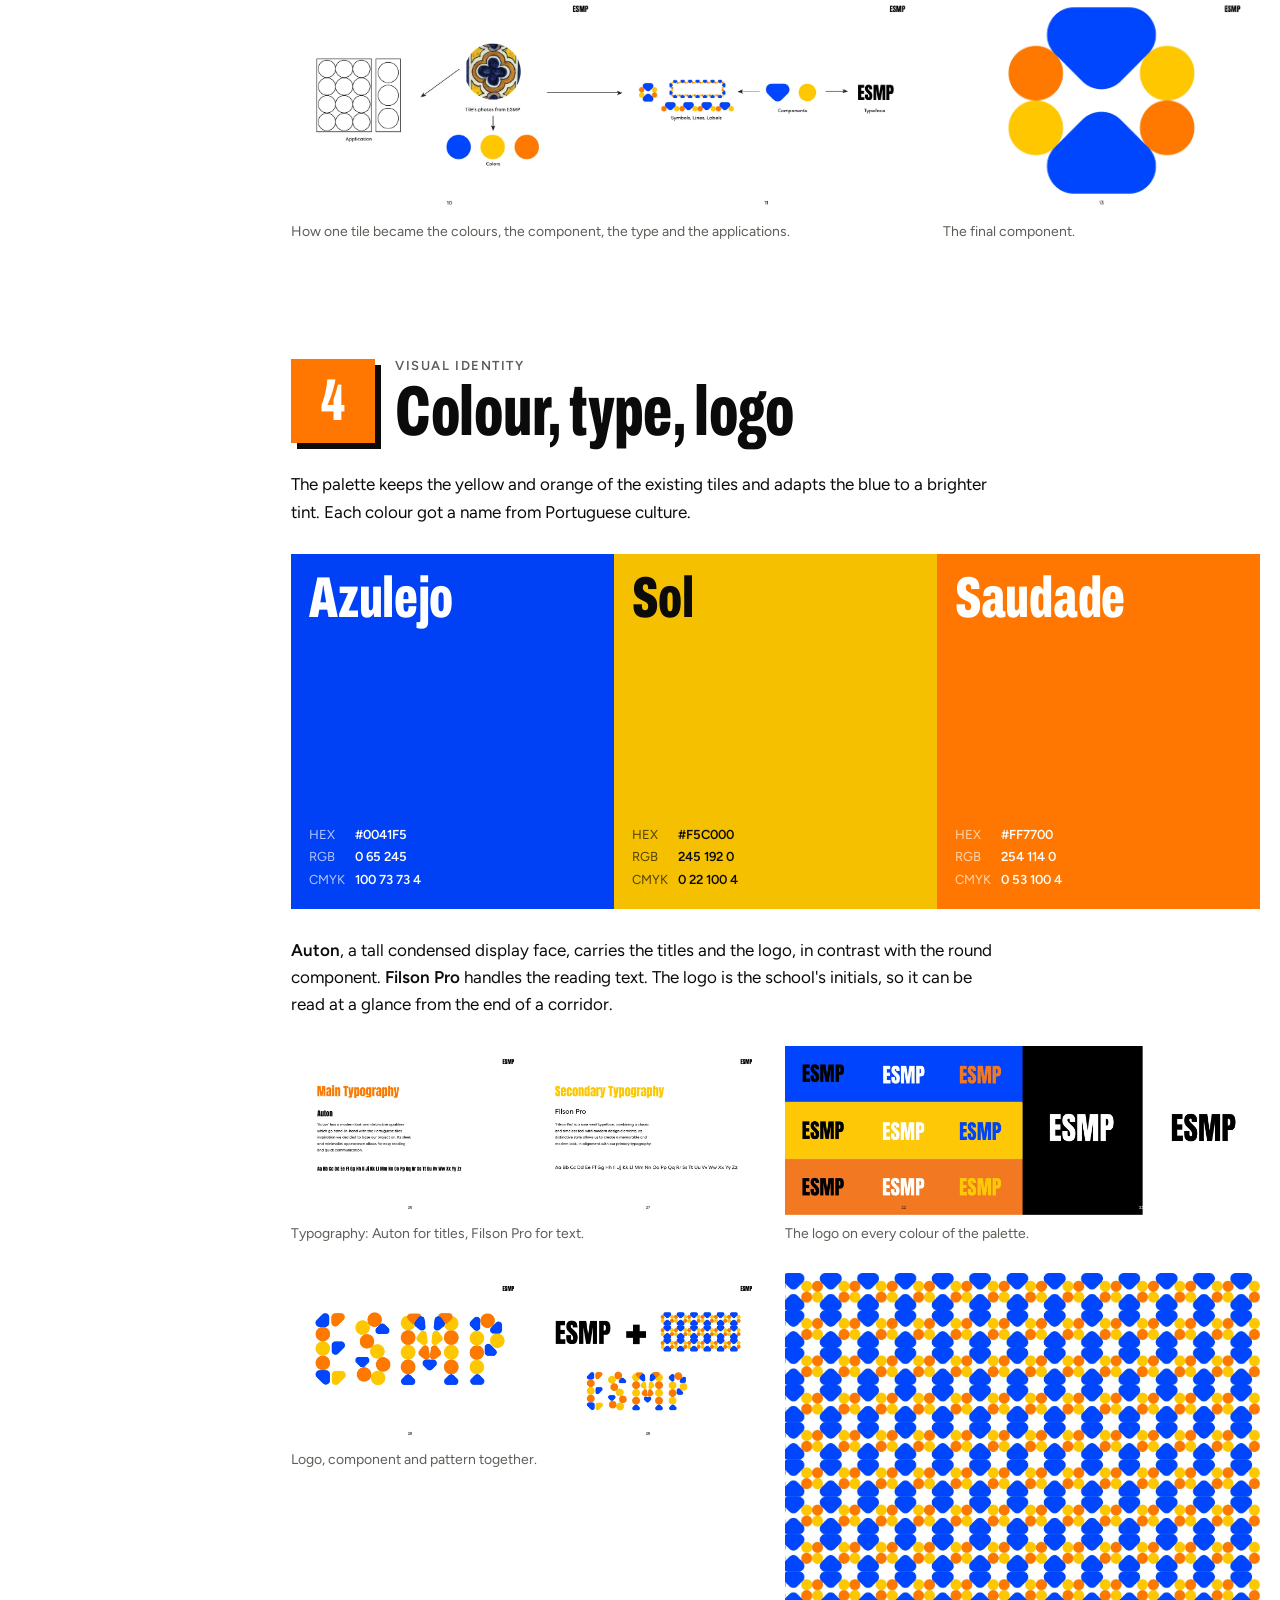
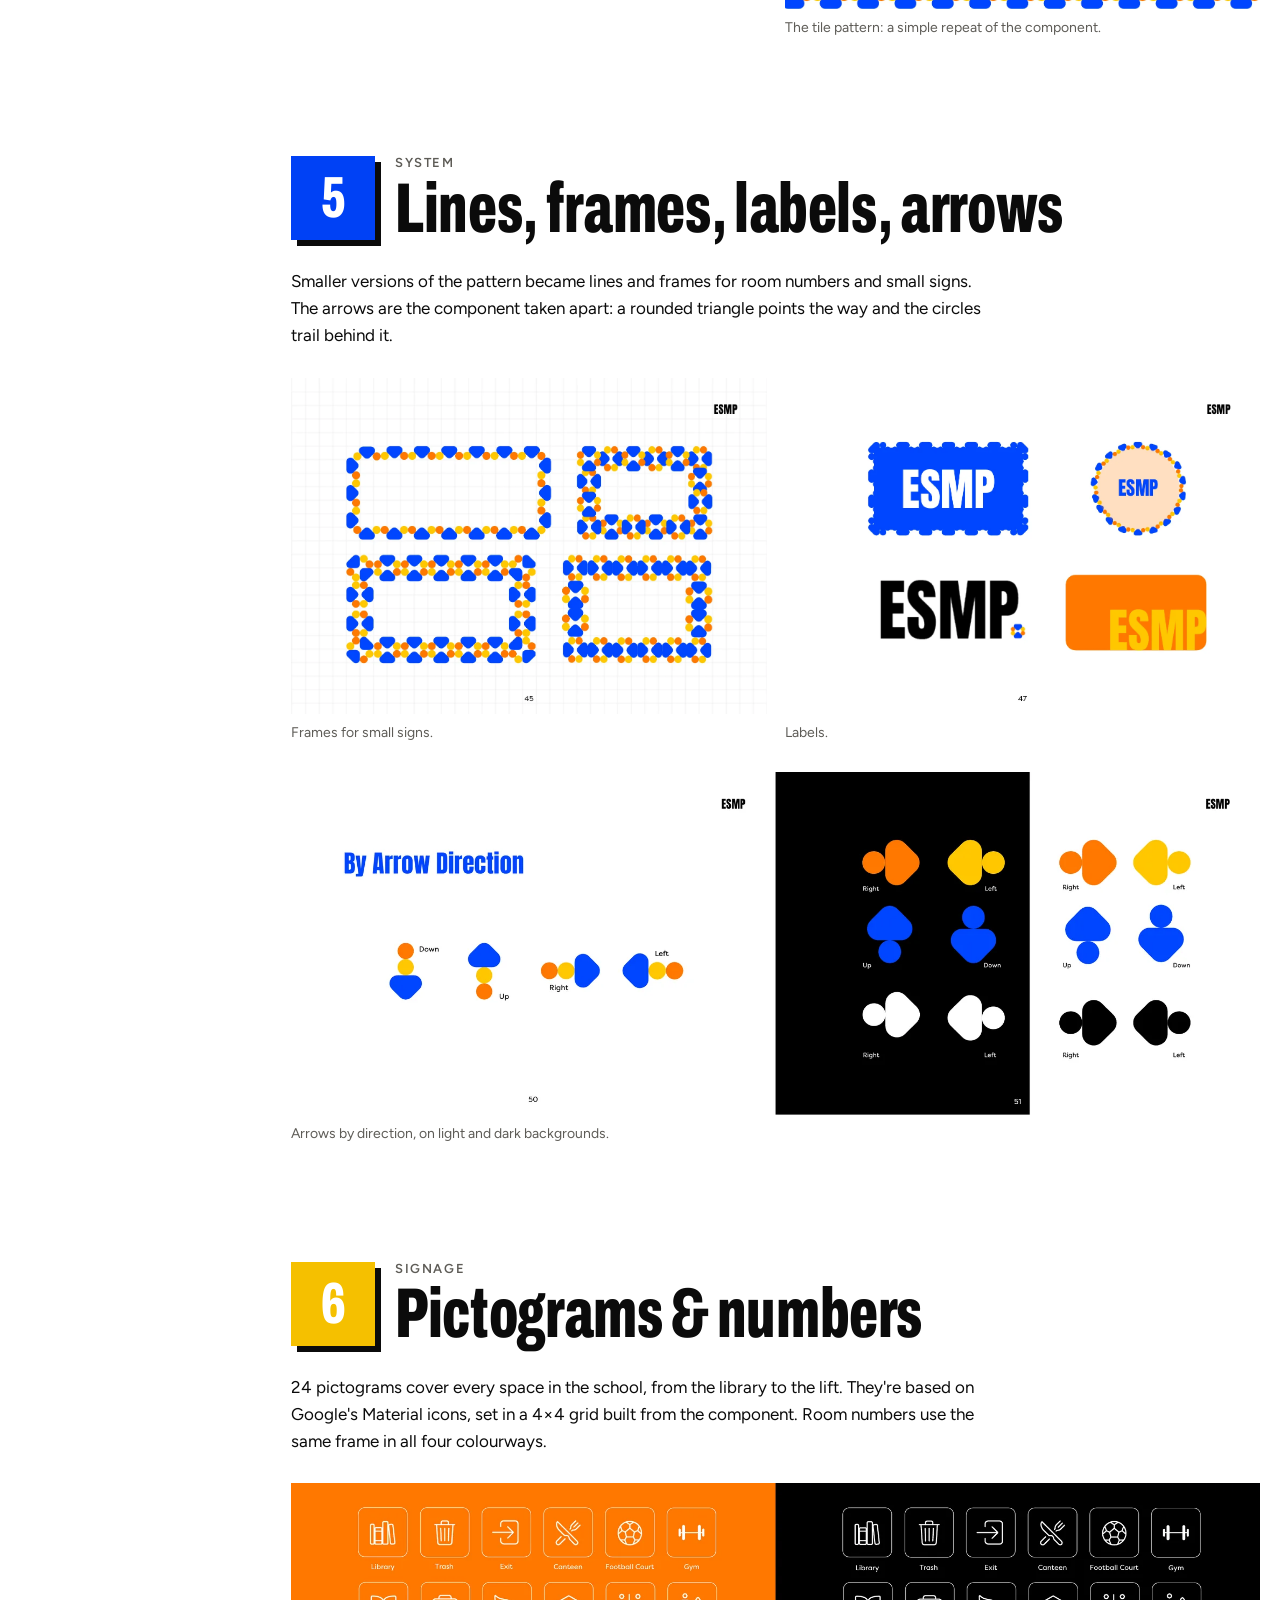
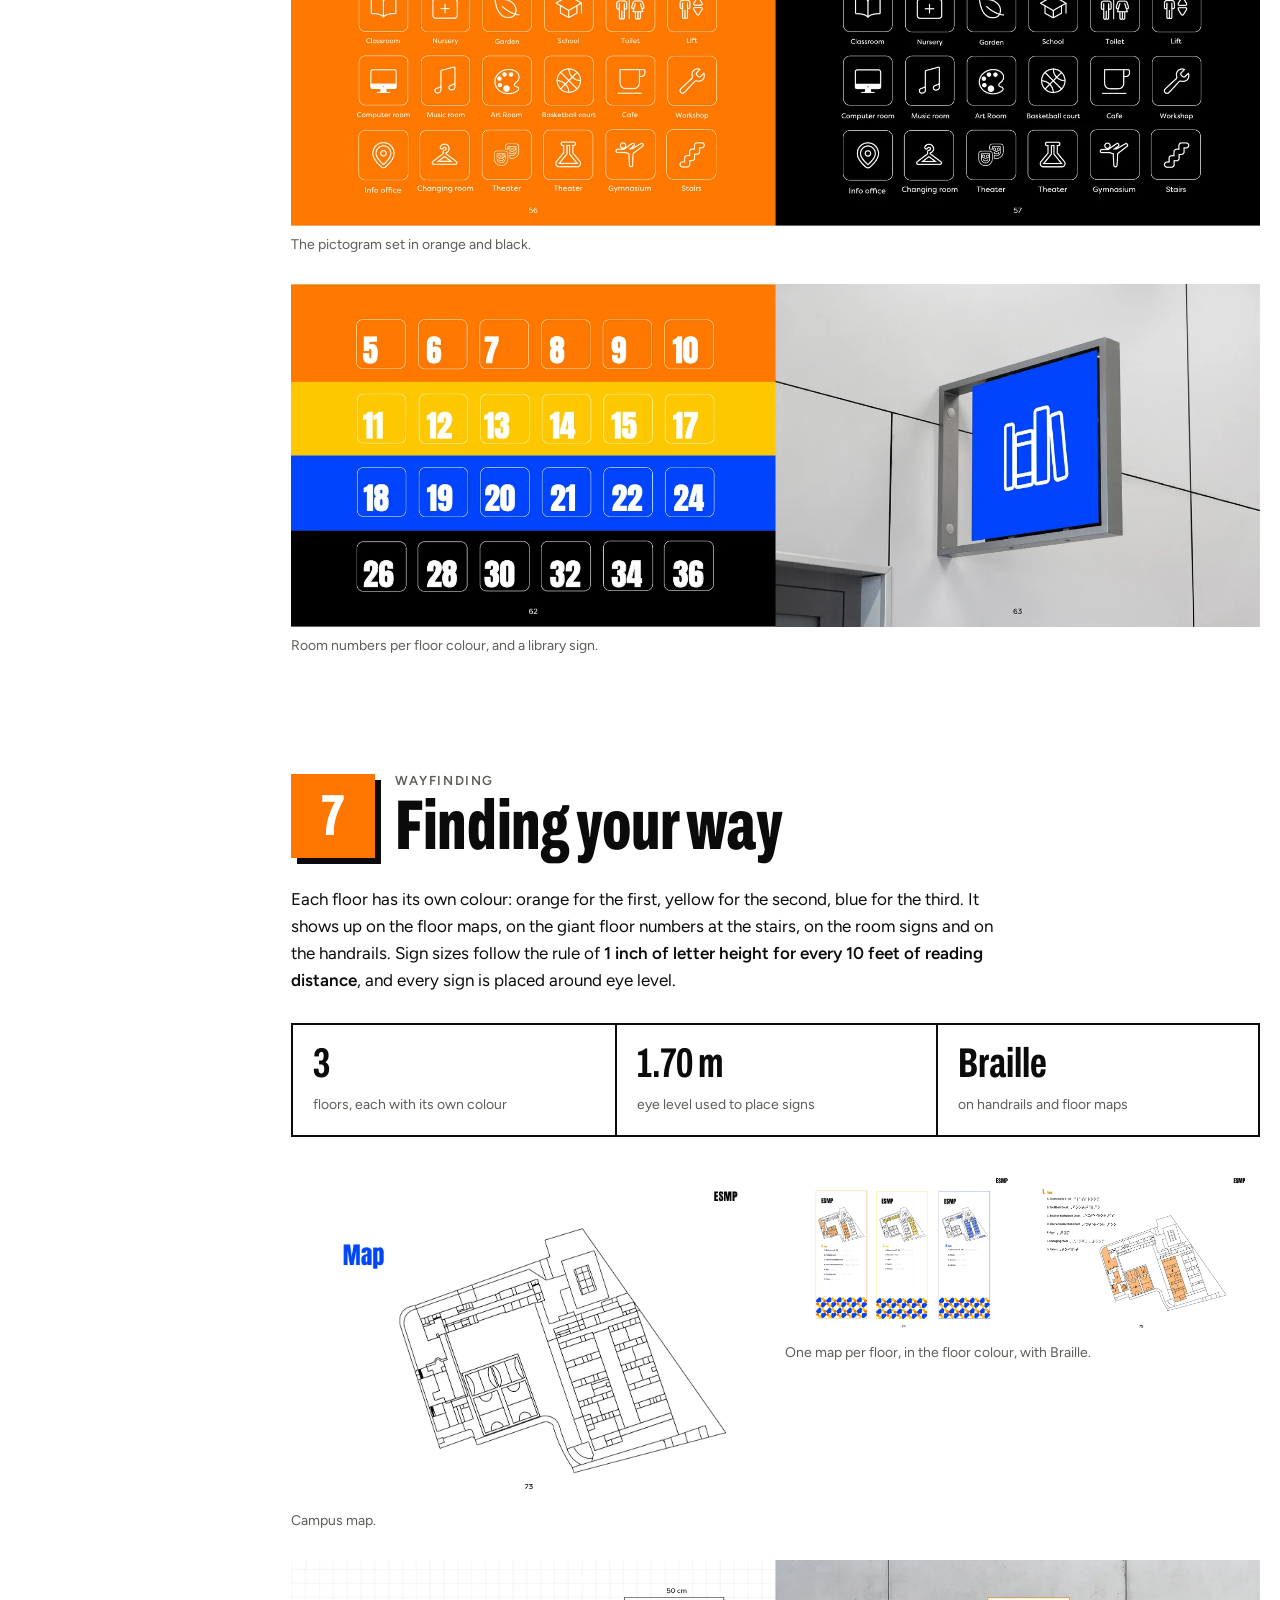
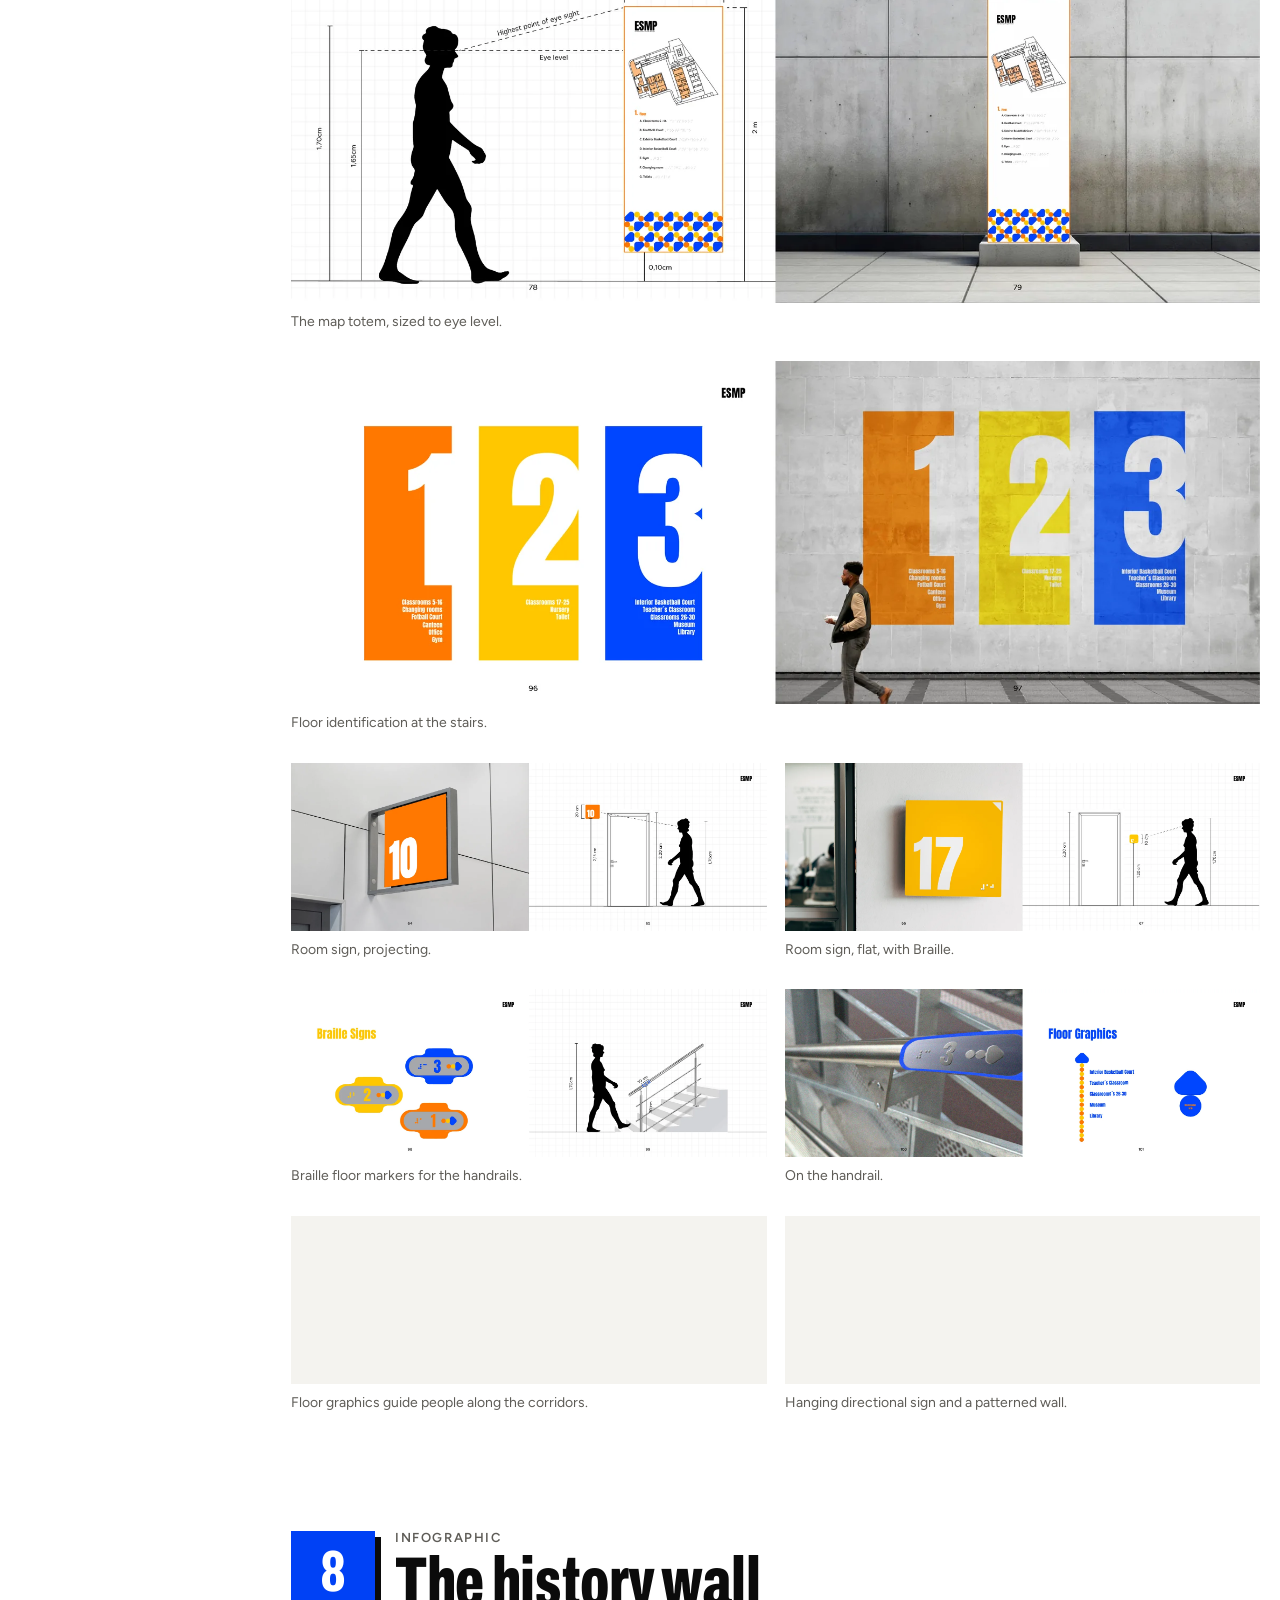
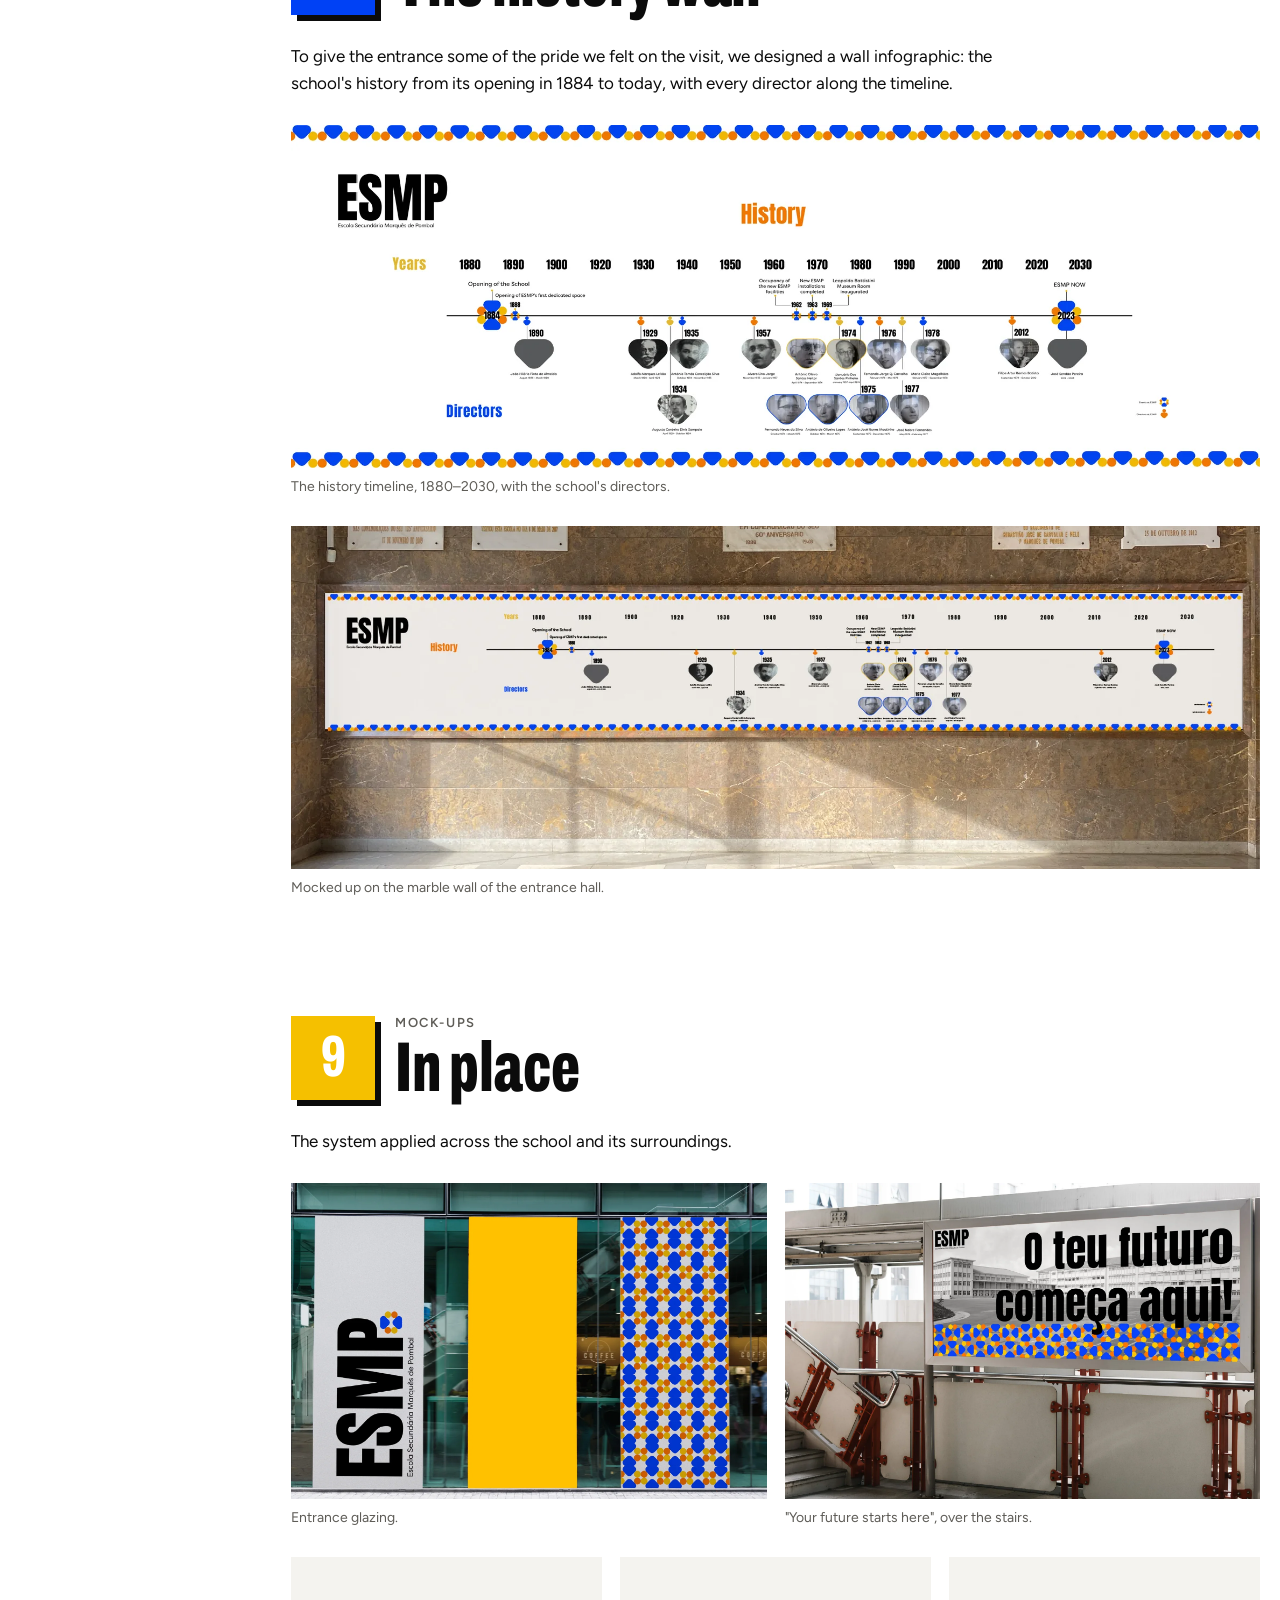
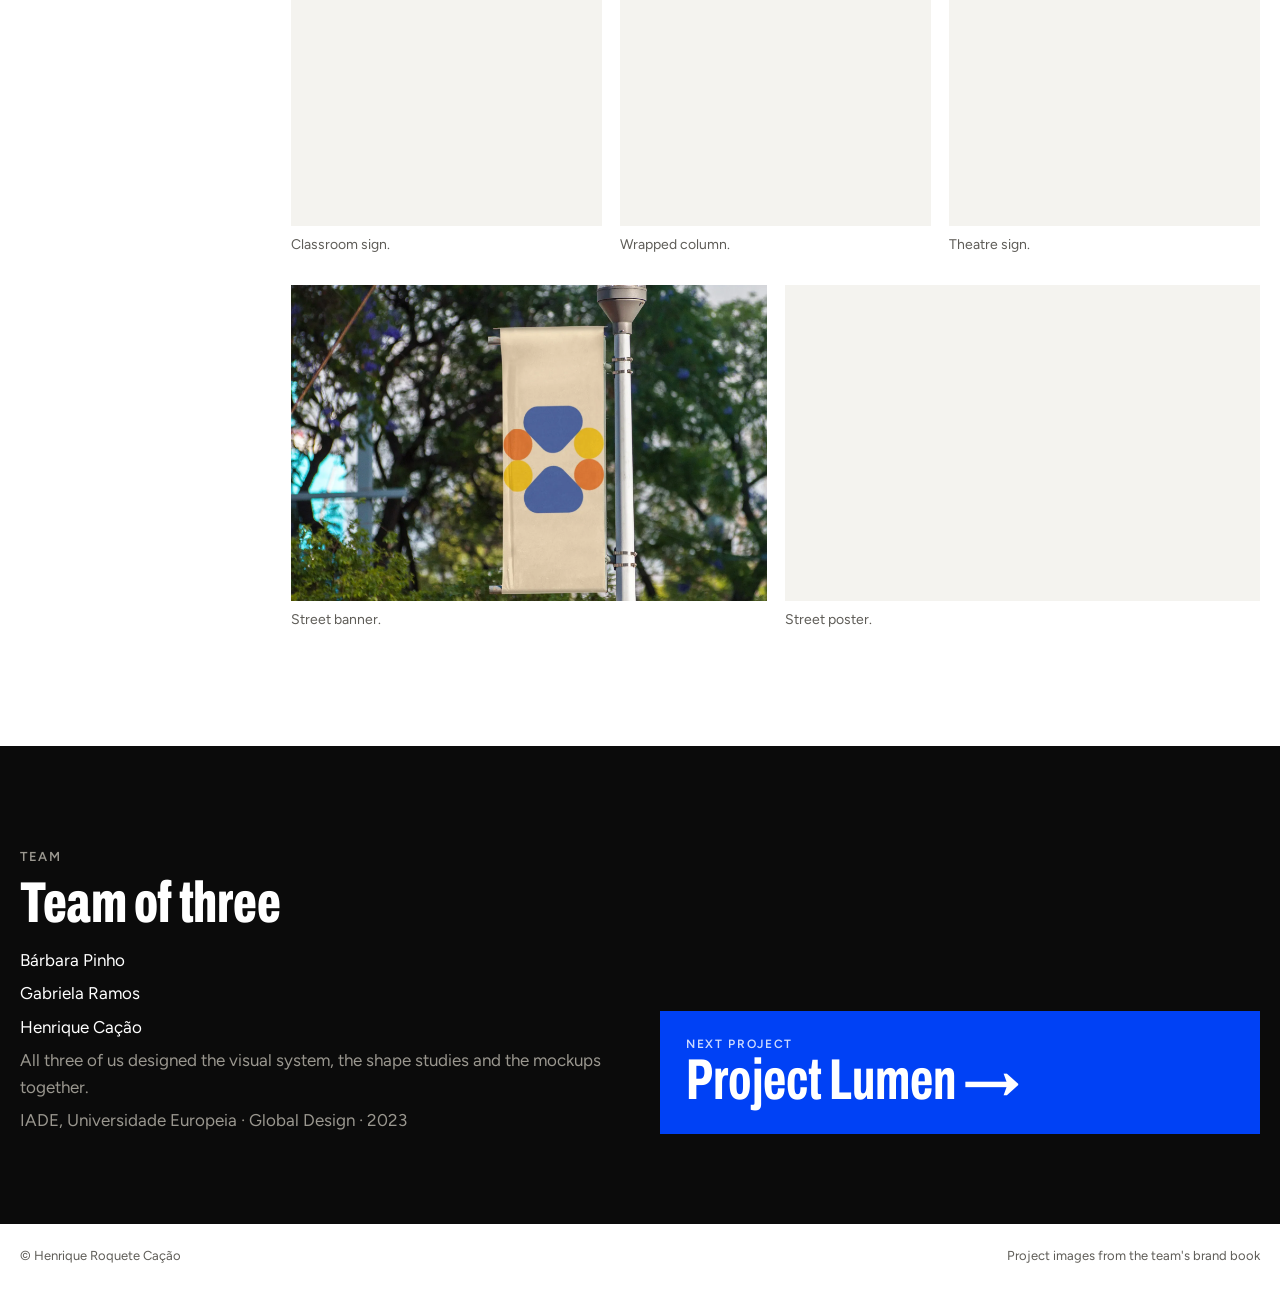
<file: esmp/index.html>
<!DOCTYPE html>
<html lang="en">
<head>
  <meta charset="UTF-8" />
  <meta name="viewport" content="width=device-width, initial-scale=1" />
  <title>ESMP — wayfinding system · Henrique Roquete Cação</title>
  <meta name="description" content="A visual and wayfinding system for Escola Secundária Marquês de Pombal in Lisbon, built from the school's own azulejos. Group project at IADE." />
  <meta name="theme-color" content="#0041F5" />
  <meta property="og:title" content="ESMP — wayfinding system" />
  <meta property="og:description" content="A wayfinding system for a Lisbon secondary school, built from its own tiles." />
  <meta property="og:image" content="thumbnail.webp" />
  <link rel="icon" href="../favicon.ico" sizes="any" />
  <link rel="preconnect" href="https://fonts.googleapis.com" />
  <link rel="preconnect" href="https://fonts.gstatic.com" crossorigin />
  <link href="https://fonts.googleapis.com/css2?family=Archivo:wdth,wght@62..125,500..900&family=Figtree:wght@400;500;600&display=swap" rel="stylesheet" />
  <link rel="stylesheet" href="css/styles.css" />
  <script>document.documentElement.classList.add('js');</script>
</head>
<body>
  <header class="bar">
    <div class="wrap">
      <a class="back" href="../#work"><b>HRC</b><span>← Portfolio</span></a>
      <p class="crumb"><span>Case study · </span><strong>ESMP</strong></p>
    </div>
  </header>

  <main>
    <!-- ============ HERO ============ -->
    <section class="hero">
      <div class="wrap">
        <div>
          <p class="eyebrow">Visual system · Wayfinding</p>
          <h1 class="display">ESMP<span class="mark" data-mark aria-hidden="true"></span></h1>
          <p class="lead">A wayfinding system for <em>Escola Secundária Marquês de Pombal</em> in Lisbon, built out of the school's own tiles.</p>
          <dl class="meta">
            <div><dt>Where</dt><dd>IADE · Global Design</dd></div>
            <div><dt>When</dt><dd>2023</dd></div>
            <div><dt>Role</dt><dd>Designer, team of 3</dd></div>
            <div><dt>Scope</dt><dd>Identity, signage, pictograms, infographic</dd></div>
          </dl>
        </div>
        <figure>
          <img src="assets/mockup-window.webp" width="1800" height="1196" alt="Mockup of the school entrance with a tall ESMP banner, a yellow panel and the blue, yellow and orange tile pattern" fetchpriority="high">
        </figure>
      </div>
    </section>
    <div class="band" data-band aria-hidden="true"></div>

    <!-- ============ CHAPTERS + sign navigation ============ -->
    <div class="wrap layout">
      <nav class="signnav" aria-label="Sections">
        <p>Directory</p>
        <ol><li><a href="#problem"><span class="n">01</span><span>Problem</span><span class="arr" data-arrow></span></a></li><li><a href="#concept"><span class="n">02</span><span>Concept</span><span class="arr" data-arrow></span></a></li><li><a href="#component"><span class="n">03</span><span>Component</span><span class="arr" data-arrow></span></a></li><li><a href="#identity"><span class="n">04</span><span>Identity</span><span class="arr" data-arrow></span></a></li><li><a href="#assets"><span class="n">05</span><span>System</span><span class="arr" data-arrow></span></a></li><li><a href="#pictograms"><span class="n">06</span><span>Pictograms</span><span class="arr" data-arrow></span></a></li><li><a href="#wayfinding"><span class="n">07</span><span>Wayfinding</span><span class="arr" data-arrow></span></a></li><li><a href="#history"><span class="n">08</span><span>History wall</span><span class="arr" data-arrow></span></a></li><li><a href="#applications"><span class="n">09</span><span>Mock-ups</span><span class="arr" data-arrow></span></a></li></ol>
      </nav>
      <div>
      <section class="chapter" id="problem">
        <header class="reveal"><span class="plate o display">1</span><div><p class="eyebrow">The brief</p><h2 class="display">The problem</h2></div></header>
        
        <div class="text reveal">
          <p>Escola Secundária Marquês de Pombal is one of the oldest secondary schools in Lisbon. Our brief was to design a visual system and a wayfinding system for it, starting from a guided visit to the campus.</p>
          <blockquote>Overall the school presents itself in a very poor way. There are little to no indications, and those that do exist are either very complicated to understand, or simply not user friendly. Each room is labelled with a number, but that is about it.<cite>From my field-trip report</cite></blockquote>
          <p>Students, parents and staff entering the building had to rely on their own sense of direction. The only maps were the emergency floor plans.</p>
        </div>
        <div class="grid g-1-2"><figure class="fig reveal cover" style="--ar:3 / 4"><button type="button" data-full="assets/site-stairs.webp" aria-label="Enlarge: Stairwell inside the school with yellow walls and large windows"><img src="assets/site-stairs.webp" width="1050" height="1400" alt="Stairwell inside the school with yellow walls and large windows" loading="lazy" decoding="async"></button><figcaption>The main staircase on our visit.</figcaption></figure><figure class="fig reveal cover" style="--ar:3 / 2.2"><button type="button" data-full="assets/site-plan.webp" aria-label="Enlarge: Photo of a black and white emergency floor plan of the school"><img src="assets/site-plan.webp" width="1024" height="739" alt="Photo of a black and white emergency floor plan of the school" loading="lazy" decoding="async"></button><figcaption>The only floor plans on site: emergency evacuation maps.</figcaption></figure></div>
      </section>
      <section class="chapter" id="concept">
        <header class="reveal"><span class="plate b display">2</span><div><p class="eyebrow">Concept</p><h2 class="display">Tiles as a guide</h2></div></header>
        
        <div class="text reveal">
          <p>The school is proud of its history and of Portugal's, and it shows: portraits of the people who shaped it, old classroom furniture, and <strong>azulejos</strong> everywhere. We decided to build the whole system out of those tiles, so the signs would feel like they had always belonged to the building.</p>
        </div>
        <div class="grid g-1-2"><figure class="fig reveal cover" style="--ar:4 / 2.85"><button type="button" data-full="assets/tiles.webp" aria-label="Enlarge: Close-up of blue, yellow and green Portuguese tiles"><img src="assets/tiles.webp" width="1323" height="936" alt="Close-up of blue, yellow and green Portuguese tiles" loading="lazy" decoding="async"></button><figcaption>Tile photos from the school, our starting point.</figcaption></figure><figure class="fig reveal "><button type="button" data-full="assets/imagery.webp" aria-label="Enlarge: Collage of photos: the 25 de Abril bridge, a tiled panel, framed portraits, tile drawings and the school facade"><img src="assets/imagery.webp" width="1800" height="637" alt="Collage of photos: the 25 de Abril bridge, a tiled panel, framed portraits, tile drawings and the school facade" loading="lazy" decoding="async"></button><figcaption>Imagery collected on the visit: tiles, portraits and the building itself.</figcaption></figure></div>
      </section>
      <section class="chapter" id="component">
        <header class="reveal"><span class="plate s display">3</span><div><p class="eyebrow">Process</p><h2 class="display">From tile to component</h2></div></header>
        
        <div class="text reveal">
          <p>We took the floral motifs apart and put them back together until one shape could carry the whole system. The final component mixes circles and rounded triangles, taken from the main flower of the school's tiles. Every logo, pattern, frame, arrow and icon is made from it.</p>
        </div>
        <figure class="fig reveal wide"><button type="button" data-full="assets/shape-studies.webp" aria-label="Enlarge: Rows of geometric shape studies in blue, yellow and orange"><img src="assets/shape-studies.webp" width="1800" height="637" alt="Rows of geometric shape studies in blue, yellow and orange" loading="lazy" decoding="async"></button><figcaption>Shape studies: joining and splitting tile motifs.</figcaption></figure>
        <div class="grid g-2-1"><figure class="fig reveal "><button type="button" data-full="assets/process.webp" aria-label="Enlarge: Diagram from tile photo to colours, components, symbols and typeface"><img src="assets/process.webp" width="1800" height="637" alt="Diagram from tile photo to colours, components, symbols and typeface" loading="lazy" decoding="async"></button><figcaption>How one tile became the colours, the component, the type and the applications.</figcaption></figure><figure class="fig reveal "><button type="button" data-full="assets/component.webp" aria-label="Enlarge: The final component: two blue rounded triangles and four orange and yellow circles"><img src="assets/component.webp" width="1323" height="936" alt="The final component: two blue rounded triangles and four orange and yellow circles" loading="lazy" decoding="async"></button><figcaption>The final component.</figcaption></figure></div>
      </section>
      <section class="chapter" id="identity">
        <header class="reveal"><span class="plate o display">4</span><div><p class="eyebrow">Visual identity</p><h2 class="display">Colour, type, logo</h2></div></header>
        
        <div class="text reveal">
          <p>The palette keeps the yellow and orange of the existing tiles and adapts the blue to a brighter tint. Each colour got a name from Portuguese culture.</p>
        </div>
        <div class="swatches reveal">
          <div class="sw" style="background:var(--blue)"><h3 class="display">Azulejo</h3><dl><dt>HEX</dt><dd>#0041F5</dd><dt>RGB</dt><dd>0 65 245</dd><dt>CMYK</dt><dd>100 73 73 4</dd></dl></div>
          <div class="sw sun" style="background:var(--sun)"><h3 class="display">Sol</h3><dl><dt>HEX</dt><dd>#F5C000</dd><dt>RGB</dt><dd>245 192 0</dd><dt>CMYK</dt><dd>0 22 100 4</dd></dl></div>
          <div class="sw" style="background:var(--orange)"><h3 class="display">Saudade</h3><dl><dt>HEX</dt><dd>#FF7700</dd><dt>RGB</dt><dd>254 114 0</dd><dt>CMYK</dt><dd>0 53 100 4</dd></dl></div>
        </div>
        <div class="text reveal" style="margin-top:28px">
          <p><strong>Auton</strong>, a tall condensed display face, carries the titles and the logo, in contrast with the round component. <strong>Filson Pro</strong> handles the reading text. The logo is the school's initials, so it can be read at a glance from the end of a corridor.</p>
        </div>
        <div class="grid g2"><figure class="fig reveal "><button type="button" data-full="assets/typography.webp" aria-label="Enlarge: Typography page showing Auton and Filson Pro"><img src="assets/typography.webp" width="1800" height="637" alt="Typography page showing Auton and Filson Pro" loading="lazy" decoding="async"></button><figcaption>Typography: Auton for titles, Filson Pro for text.</figcaption></figure><figure class="fig reveal "><button type="button" data-full="assets/logo-colours.webp" aria-label="Enlarge: ESMP logo in black, white, yellow and orange on blue, yellow, orange, black and white"><img src="assets/logo-colours.webp" width="1800" height="637" alt="ESMP logo in black, white, yellow and orange on blue, yellow, orange, black and white" loading="lazy" decoding="async"></button><figcaption>The logo on every colour of the palette.</figcaption></figure></div>
        <div class="grid g2"><figure class="fig reveal "><button type="button" data-full="assets/logo-pattern.webp" aria-label="Enlarge: ESMP letters built out of the component, and logo plus pattern"><img src="assets/logo-pattern.webp" width="1800" height="637" alt="ESMP letters built out of the component, and logo plus pattern" loading="lazy" decoding="async"></button><figcaption>Logo, component and pattern together.</figcaption></figure><figure class="fig reveal "><button type="button" data-full="assets/pattern.webp" aria-label="Enlarge: Dense tile pattern of blue rounded triangles and yellow and orange circles"><img src="assets/pattern.webp" width="1323" height="936" alt="Dense tile pattern of blue rounded triangles and yellow and orange circles" loading="lazy" decoding="async"></button><figcaption>The tile pattern: a simple repeat of the component.</figcaption></figure></div>
      </section>
      <section class="chapter" id="assets">
        <header class="reveal"><span class="plate b display">5</span><div><p class="eyebrow">System</p><h2 class="display">Lines, frames, labels, arrows</h2></div></header>
        
        <div class="text reveal">
          <p>Smaller versions of the pattern became lines and frames for room numbers and small signs. The arrows are the component taken apart: a rounded triangle points the way and the circles trail behind it.</p>
        </div>
        <div class="grid g2"><figure class="fig reveal "><button type="button" data-full="assets/frames.webp" aria-label="Enlarge: Four rectangular frames made of the pattern"><img src="assets/frames.webp" width="1323" height="936" alt="Four rectangular frames made of the pattern" loading="lazy" decoding="async"></button><figcaption>Frames for small signs.</figcaption></figure><figure class="fig reveal "><button type="button" data-full="assets/labels.webp" aria-label="Enlarge: Four logo labels in blue, cream, black and orange"><img src="assets/labels.webp" width="1323" height="936" alt="Four logo labels in blue, cream, black and orange" loading="lazy" decoding="async"></button><figcaption>Labels.</figcaption></figure></div>
        <figure class="fig reveal wide"><button type="button" data-full="assets/arrows.webp" aria-label="Enlarge: Arrow shapes made from the component pointing up, down, left and right"><img src="assets/arrows.webp" width="1800" height="637" alt="Arrow shapes made from the component pointing up, down, left and right" loading="lazy" decoding="async"></button><figcaption>Arrows by direction, on light and dark backgrounds.</figcaption></figure>
      </section>
      <section class="chapter" id="pictograms">
        <header class="reveal"><span class="plate s display">6</span><div><p class="eyebrow">Signage</p><h2 class="display">Pictograms & numbers</h2></div></header>
        
        <div class="text reveal">
          <p>24 pictograms cover every space in the school, from the library to the lift. They're based on Google's Material icons, set in a 4×4 grid built from the component. Room numbers use the same frame in all four colourways.</p>
        </div>
        <figure class="fig reveal wide"><button type="button" data-full="assets/pictograms.webp" aria-label="Enlarge: Grid of 24 white line pictograms on orange and on black"><img src="assets/pictograms.webp" width="1800" height="637" alt="Grid of 24 white line pictograms on orange and on black" loading="lazy" decoding="async"></button><figcaption>The pictogram set in orange and black.</figcaption></figure>
        <figure class="fig reveal wide"><button type="button" data-full="assets/room-numbers.webp" aria-label="Enlarge: Room numbers 5 to 36 on orange, yellow, blue and black bands, and a blue library sign"><img src="assets/room-numbers.webp" width="1800" height="637" alt="Room numbers 5 to 36 on orange, yellow, blue and black bands, and a blue library sign" loading="lazy" decoding="async"></button><figcaption>Room numbers per floor colour, and a library sign.</figcaption></figure>
      </section>
      <section class="chapter" id="wayfinding">
        <header class="reveal"><span class="plate o display">7</span><div><p class="eyebrow">Wayfinding</p><h2 class="display">Finding your way</h2></div></header>
        
        <div class="text reveal">
          <p>Each floor has its own colour: orange for the first, yellow for the second, blue for the third. It shows up on the floor maps, on the giant floor numbers at the stairs, on the room signs and on the handrails. Sign sizes follow the rule of <strong>1 inch of letter height for every 10 feet of reading distance</strong>, and every sign is placed around eye level.</p>
        </div>
        <div class="facts reveal">
          <div><b>3</b><span>floors, each with its own colour</span></div>
          <div><b>1.70 m</b><span>eye level used to place signs</span></div>
          <div><b>Braille</b><span>on handrails and floor maps</span></div>
        </div>
        <div class="grid g2"><figure class="fig reveal "><button type="button" data-full="assets/map.webp" aria-label="Enlarge: Line drawing of the school campus map"><img src="assets/map.webp" width="1323" height="936" alt="Line drawing of the school campus map" loading="lazy" decoding="async"></button><figcaption>Campus map.</figcaption></figure><figure class="fig reveal "><button type="button" data-full="assets/floor-maps.webp" aria-label="Enlarge: Three vertical floor maps in orange, yellow and blue with tile pattern bases"><img src="assets/floor-maps.webp" width="1800" height="637" alt="Three vertical floor maps in orange, yellow and blue with tile pattern bases" loading="lazy" decoding="async"></button><figcaption>One map per floor, in the floor colour, with Braille.</figcaption></figure></div>
        <figure class="fig reveal wide"><button type="button" data-full="assets/totem.webp" aria-label="Enlarge: Diagram of a person next to a 2 m map totem, and a mockup of the totem in a concrete hall"><img src="assets/totem.webp" width="1800" height="637" alt="Diagram of a person next to a 2 m map totem, and a mockup of the totem in a concrete hall" loading="lazy" decoding="async"></button><figcaption>The map totem, sized to eye level.</figcaption></figure>
        <figure class="fig reveal wide"><button type="button" data-full="assets/floor-ids.webp" aria-label="Enlarge: Giant numbers 1, 2 and 3 in orange, yellow and blue with lists of rooms, mocked up on a wall"><img src="assets/floor-ids.webp" width="1800" height="637" alt="Giant numbers 1, 2 and 3 in orange, yellow and blue with lists of rooms, mocked up on a wall" loading="lazy" decoding="async"></button><figcaption>Floor identification at the stairs.</figcaption></figure>
        <div class="grid g2"><figure class="fig reveal "><button type="button" data-full="assets/sign-10.webp" aria-label="Enlarge: Orange projecting sign with number 10 and placement diagram"><img src="assets/sign-10.webp" width="1800" height="637" alt="Orange projecting sign with number 10 and placement diagram" loading="lazy" decoding="async"></button><figcaption>Room sign, projecting.</figcaption></figure><figure class="fig reveal "><button type="button" data-full="assets/sign-17.webp" aria-label="Enlarge: Yellow flat sign with number 17 and placement diagram"><img src="assets/sign-17.webp" width="1800" height="637" alt="Yellow flat sign with number 17 and placement diagram" loading="lazy" decoding="async"></button><figcaption>Room sign, flat, with Braille.</figcaption></figure></div>
        <div class="grid g2"><figure class="fig reveal "><button type="button" data-full="assets/braille.webp" aria-label="Enlarge: Three pill-shaped markers numbered 1, 2 and 3 with Braille"><img src="assets/braille.webp" width="1800" height="637" alt="Three pill-shaped markers numbered 1, 2 and 3 with Braille" loading="lazy" decoding="async"></button><figcaption>Braille floor markers for the handrails.</figcaption></figure><figure class="fig reveal "><button type="button" data-full="assets/handrail.webp" aria-label="Enlarge: Blue Braille floor marker mocked up on a metal handrail, next to a floor graphics list"><img src="assets/handrail.webp" width="1800" height="637" alt="Blue Braille floor marker mocked up on a metal handrail, next to a floor graphics list" loading="lazy" decoding="async"></button><figcaption>On the handrail.</figcaption></figure></div>
        <div class="grid g2"><figure class="fig reveal "><button type="button" data-full="assets/floor-graphics.webp" aria-label="Enlarge: Corridor with a dotted path of circles on the floor and room names, and a floor sticker reading Classrooms 5 to 16"><img src="assets/floor-graphics.webp" width="1800" height="637" alt="Corridor with a dotted path of circles on the floor and room names, and a floor sticker reading Classrooms 5 to 16" loading="lazy" decoding="async"></button><figcaption>Floor graphics guide people along the corridors.</figcaption></figure><figure class="fig reveal "><button type="button" data-full="assets/hanging-sign.webp" aria-label="Enlarge: Black hanging sign with pictograms, and a white wall covered with the tile pattern"><img src="assets/hanging-sign.webp" width="1800" height="637" alt="Black hanging sign with pictograms, and a white wall covered with the tile pattern" loading="lazy" decoding="async"></button><figcaption>Hanging directional sign and a patterned wall.</figcaption></figure></div>
      </section>
      <section class="chapter" id="history">
        <header class="reveal"><span class="plate b display">8</span><div><p class="eyebrow">Infographic</p><h2 class="display">The history wall</h2></div></header>
        
        <div class="text reveal">
          <p>To give the entrance some of the pride we felt on the visit, we designed a wall infographic: the school's history from its opening in 1884 to today, with every director along the timeline.</p>
        </div>
        <figure class="fig reveal wide"><button type="button" data-full="assets/timeline.webp" aria-label="Enlarge: Long timeline with years, events and portrait icons of directors, framed by the pattern"><img src="assets/timeline.webp" width="1800" height="637" alt="Long timeline with years, events and portrait icons of directors, framed by the pattern" loading="lazy" decoding="async"></button><figcaption>The history timeline, 1880–2030, with the school's directors.</figcaption></figure>
        <figure class="fig reveal wide"><button type="button" data-full="assets/timeline-wall.webp" aria-label="Enlarge: The timeline mounted on a marble wall"><img src="assets/timeline-wall.webp" width="1800" height="637" alt="The timeline mounted on a marble wall" loading="lazy" decoding="async"></button><figcaption>Mocked up on the marble wall of the entrance hall.</figcaption></figure>
      </section>
      <section class="chapter" id="applications">
        <header class="reveal"><span class="plate s display">9</span><div><p class="eyebrow">Mock-ups</p><h2 class="display">In place</h2></div></header>
        
        <div class="text reveal"><p>The system applied across the school and its surroundings.</p></div>
        <div class="grid g2"><figure class="fig reveal "><button type="button" data-full="assets/mockup-window.webp" aria-label="Enlarge: Glass entrance with a tall ESMP banner, a yellow panel and the tile pattern"><img src="assets/mockup-window.webp" width="1800" height="1196" alt="Glass entrance with a tall ESMP banner, a yellow panel and the tile pattern" loading="lazy" decoding="async"></button><figcaption>Entrance glazing.</figcaption></figure><figure class="fig reveal "><button type="button" data-full="assets/mockup-stairs.webp" aria-label="Enlarge: Banner reading O teu futuro começa aqui above a staircase"><img src="assets/mockup-stairs.webp" width="1800" height="1196" alt="Banner reading O teu futuro começa aqui above a staircase" loading="lazy" decoding="async"></button><figcaption>"Your future starts here", over the stairs.</figcaption></figure></div>
        <div class="grid g3"><figure class="fig reveal cover" style="--ar:3 / 2.6"><button type="button" data-full="assets/mockup-classroom.webp" aria-label="Enlarge: Orange wall reading Classroom 03 with a small directional sign"><img src="assets/mockup-classroom.webp" width="1800" height="1196" alt="Orange wall reading Classroom 03 with a small directional sign" loading="lazy" decoding="async"></button><figcaption>Classroom sign.</figcaption></figure><figure class="fig reveal cover" style="--ar:3 / 2.6"><button type="button" data-full="assets/mockup-pole.webp" aria-label="Enlarge: Column wrapped in square signs with the floor number 2"><img src="assets/mockup-pole.webp" width="1800" height="1196" alt="Column wrapped in square signs with the floor number 2" loading="lazy" decoding="async"></button><figcaption>Wrapped column.</figcaption></figure><figure class="fig reveal cover" style="--ar:3 / 2.6"><button type="button" data-full="assets/mockup-theatre.webp" aria-label="Enlarge: Black and white sign with theatre masks pictogram"><img src="assets/mockup-theatre.webp" width="1800" height="1196" alt="Black and white sign with theatre masks pictogram" loading="lazy" decoding="async"></button><figcaption>Theatre sign.</figcaption></figure></div>
        <div class="grid g2"><figure class="fig reveal "><button type="button" data-full="assets/mockup-banner.webp" aria-label="Enlarge: Cream street banner with the component"><img src="assets/mockup-banner.webp" width="1800" height="1196" alt="Cream street banner with the component" loading="lazy" decoding="async"></button><figcaption>Street banner.</figcaption></figure><figure class="fig reveal "><button type="button" data-full="assets/mockup-street.webp" aria-label="Enlarge: Bus-stop poster with the ESMP logo on a Lisbon street"><img src="assets/mockup-street.webp" width="1800" height="1196" alt="Bus-stop poster with the ESMP logo on a Lisbon street" loading="lazy" decoding="async"></button><figcaption>Street poster.</figcaption></figure></div>
      </section>
      </div>
    </div>

    <!-- ============ CREDITS ============ -->
    <section class="credits">
      <div class="wrap">
        <div>
          <p class="eyebrow" style="color:#9A978F">Team</p>
          <h2 class="display">Team of three</h2>
          <ul>
            <li>Bárbara Pinho</li>
            <li>Gabriela Ramos</li>
            <li>Henrique Cação</li>
            <li><span>All three of us designed the visual system, the shape studies and the mockups together.</span></li>
            <li><span>IADE, Universidade Europeia · Global Design · 2023</span></li>
          </ul>
        </div>
        <a class="next" href="../lumen/"><small>Next project</small><strong>Project Lumen →</strong></a>
      </div>
    </section>
  </main>

  <footer>
    <div class="wrap"><span>© Henrique Roquete Cação</span><span>Project images from the team's brand book</span></div>
  </footer>

  <dialog class="lightbox" id="lightbox" aria-label="Image viewer">
    <button class="lb-btn lb-close" type="button" data-lb="close" aria-label="Close">×</button>
    <button class="lb-btn lb-prev" type="button" data-lb="prev" aria-label="Previous image">‹</button>
    <button class="lb-btn lb-next" type="button" data-lb="next" aria-label="Next image">›</button>
    <figure><img id="lb-img" alt=""><figcaption id="lb-cap"></figcaption></figure>
  </dialog>

  <script src="js/main.js" defer></script>
</body>
</html>
</file>
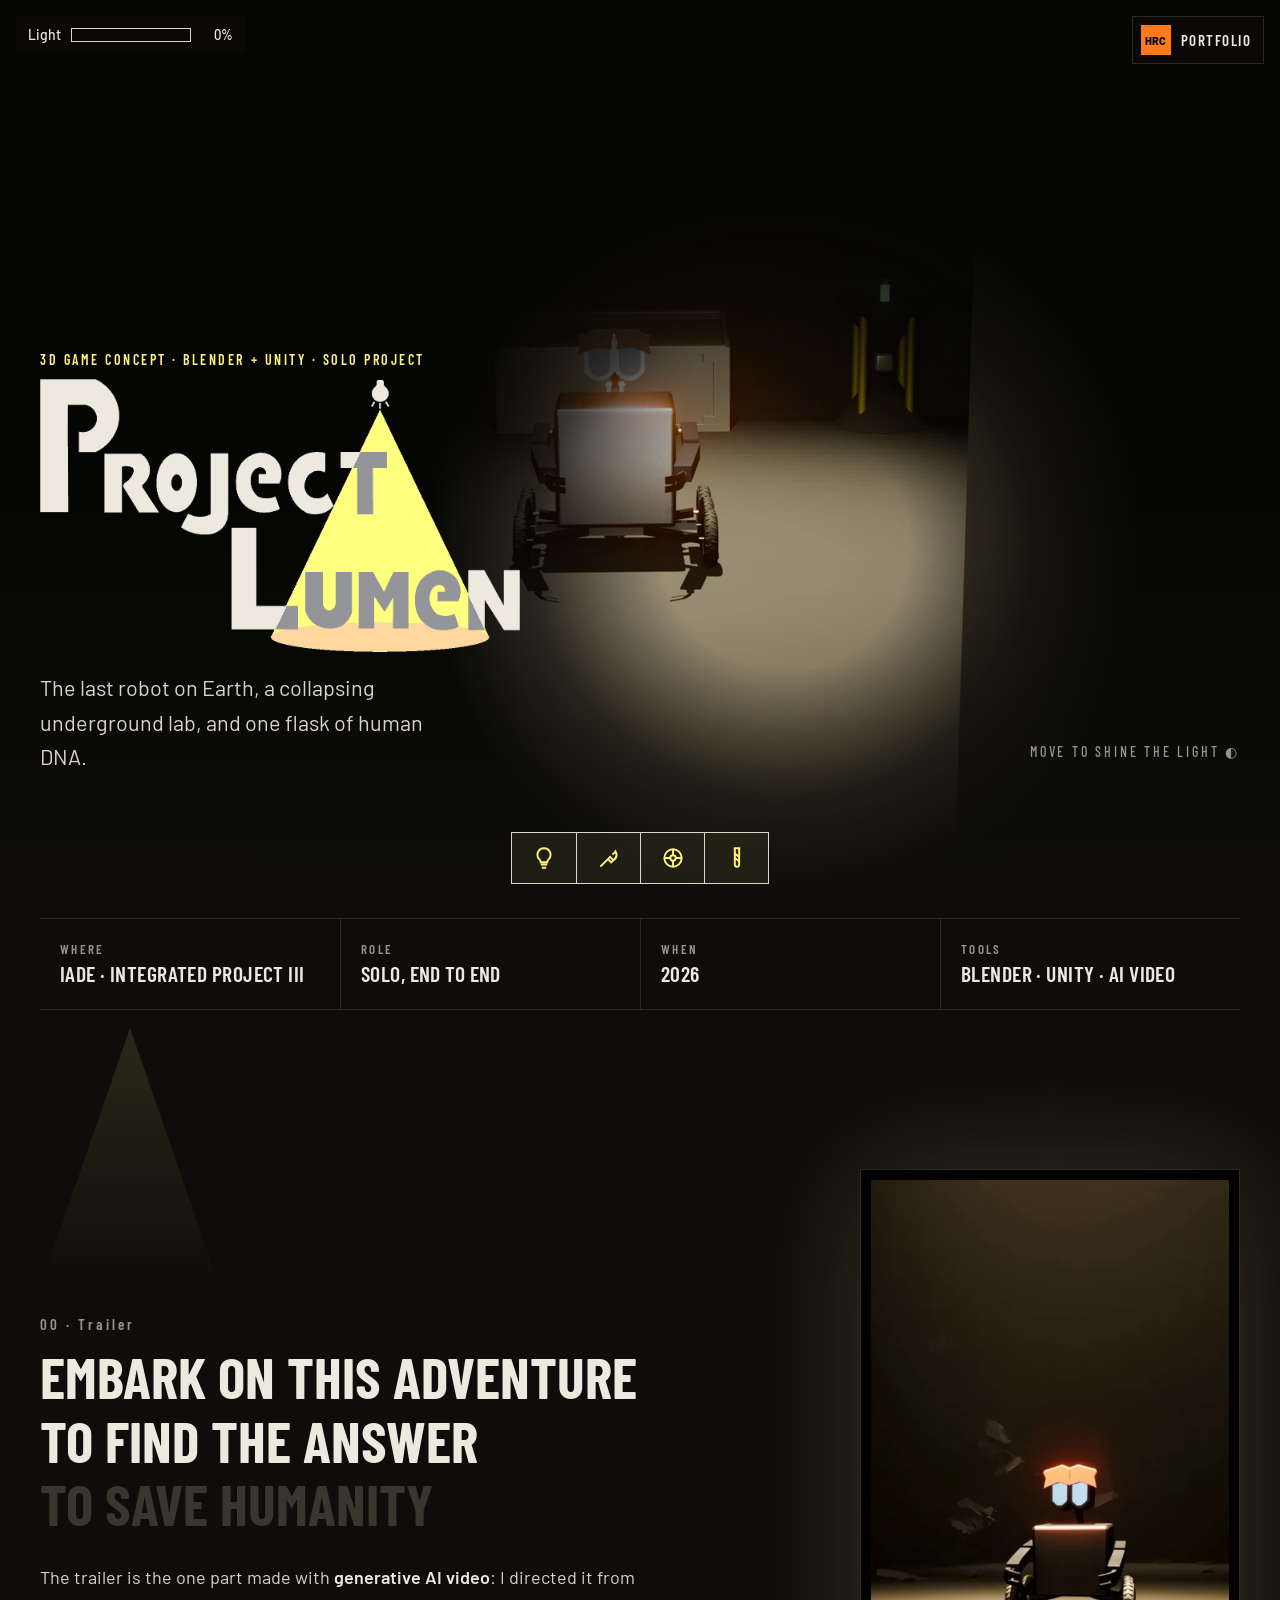
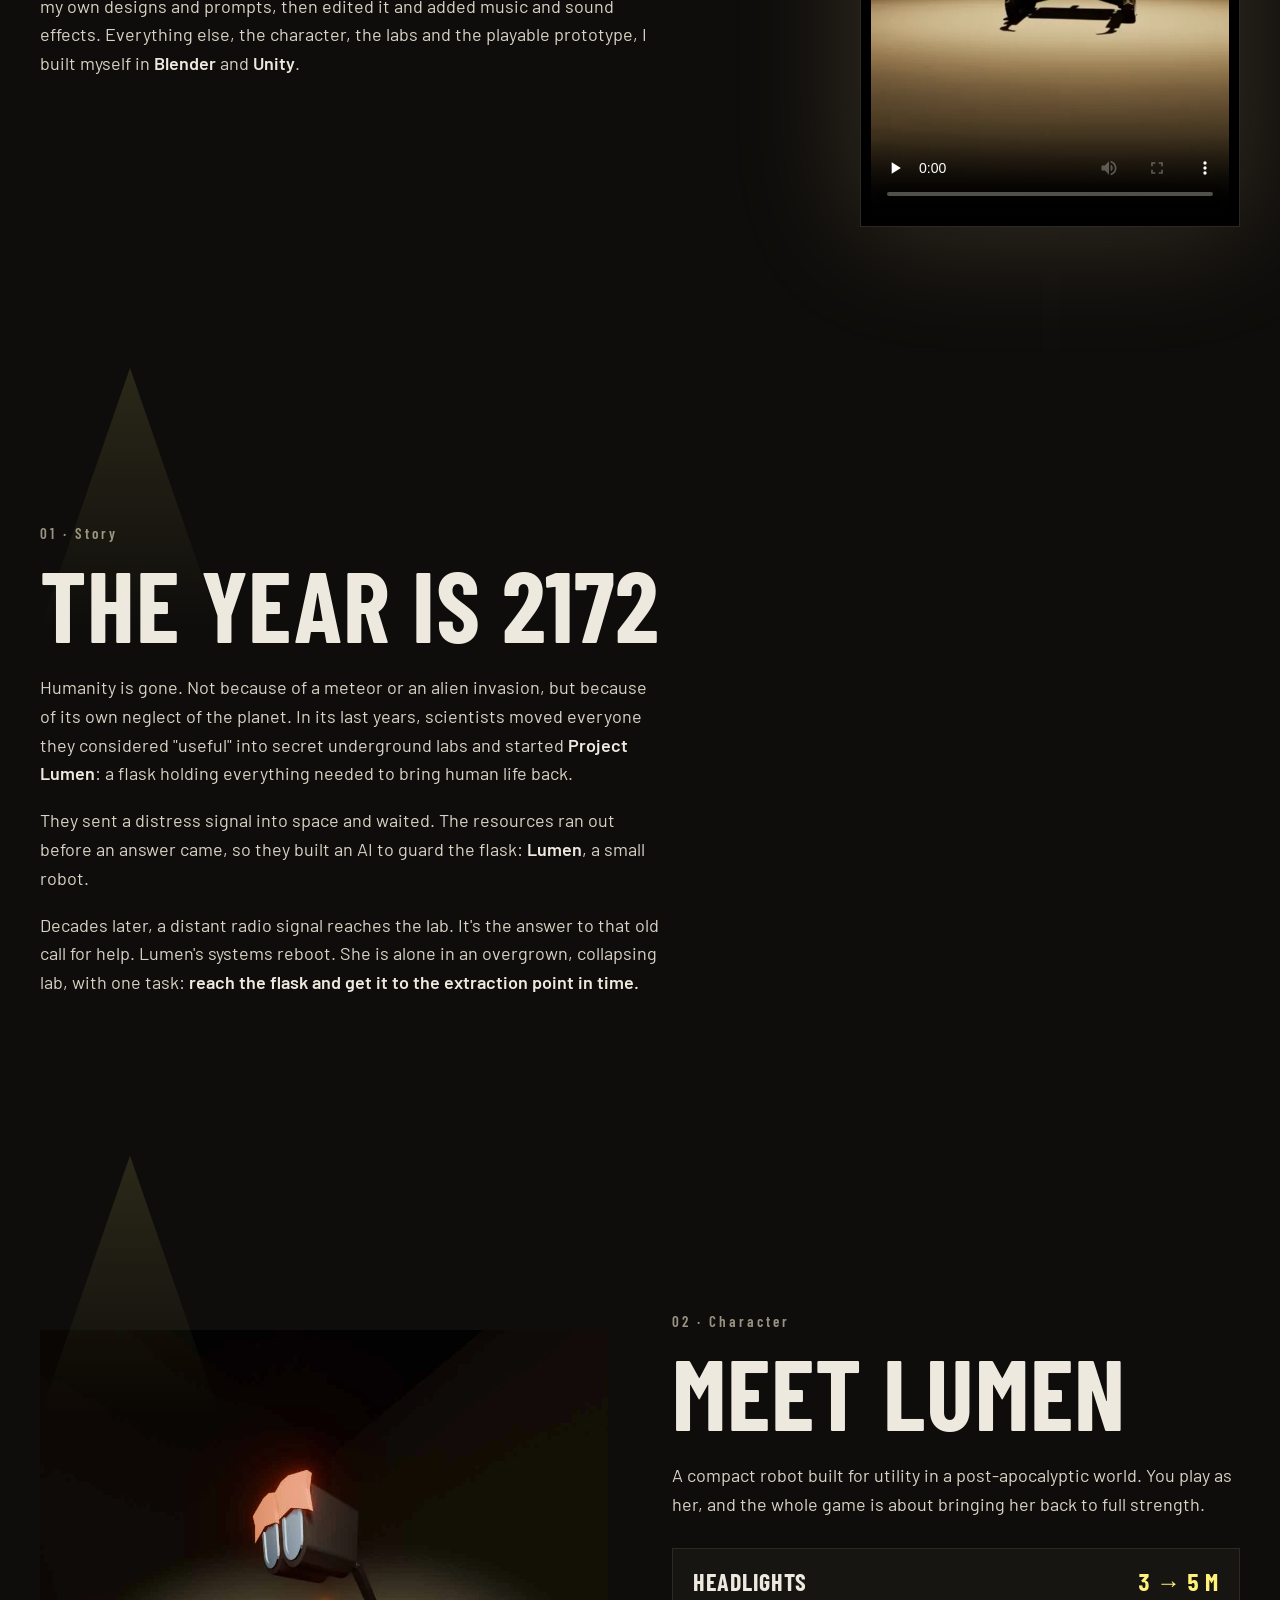
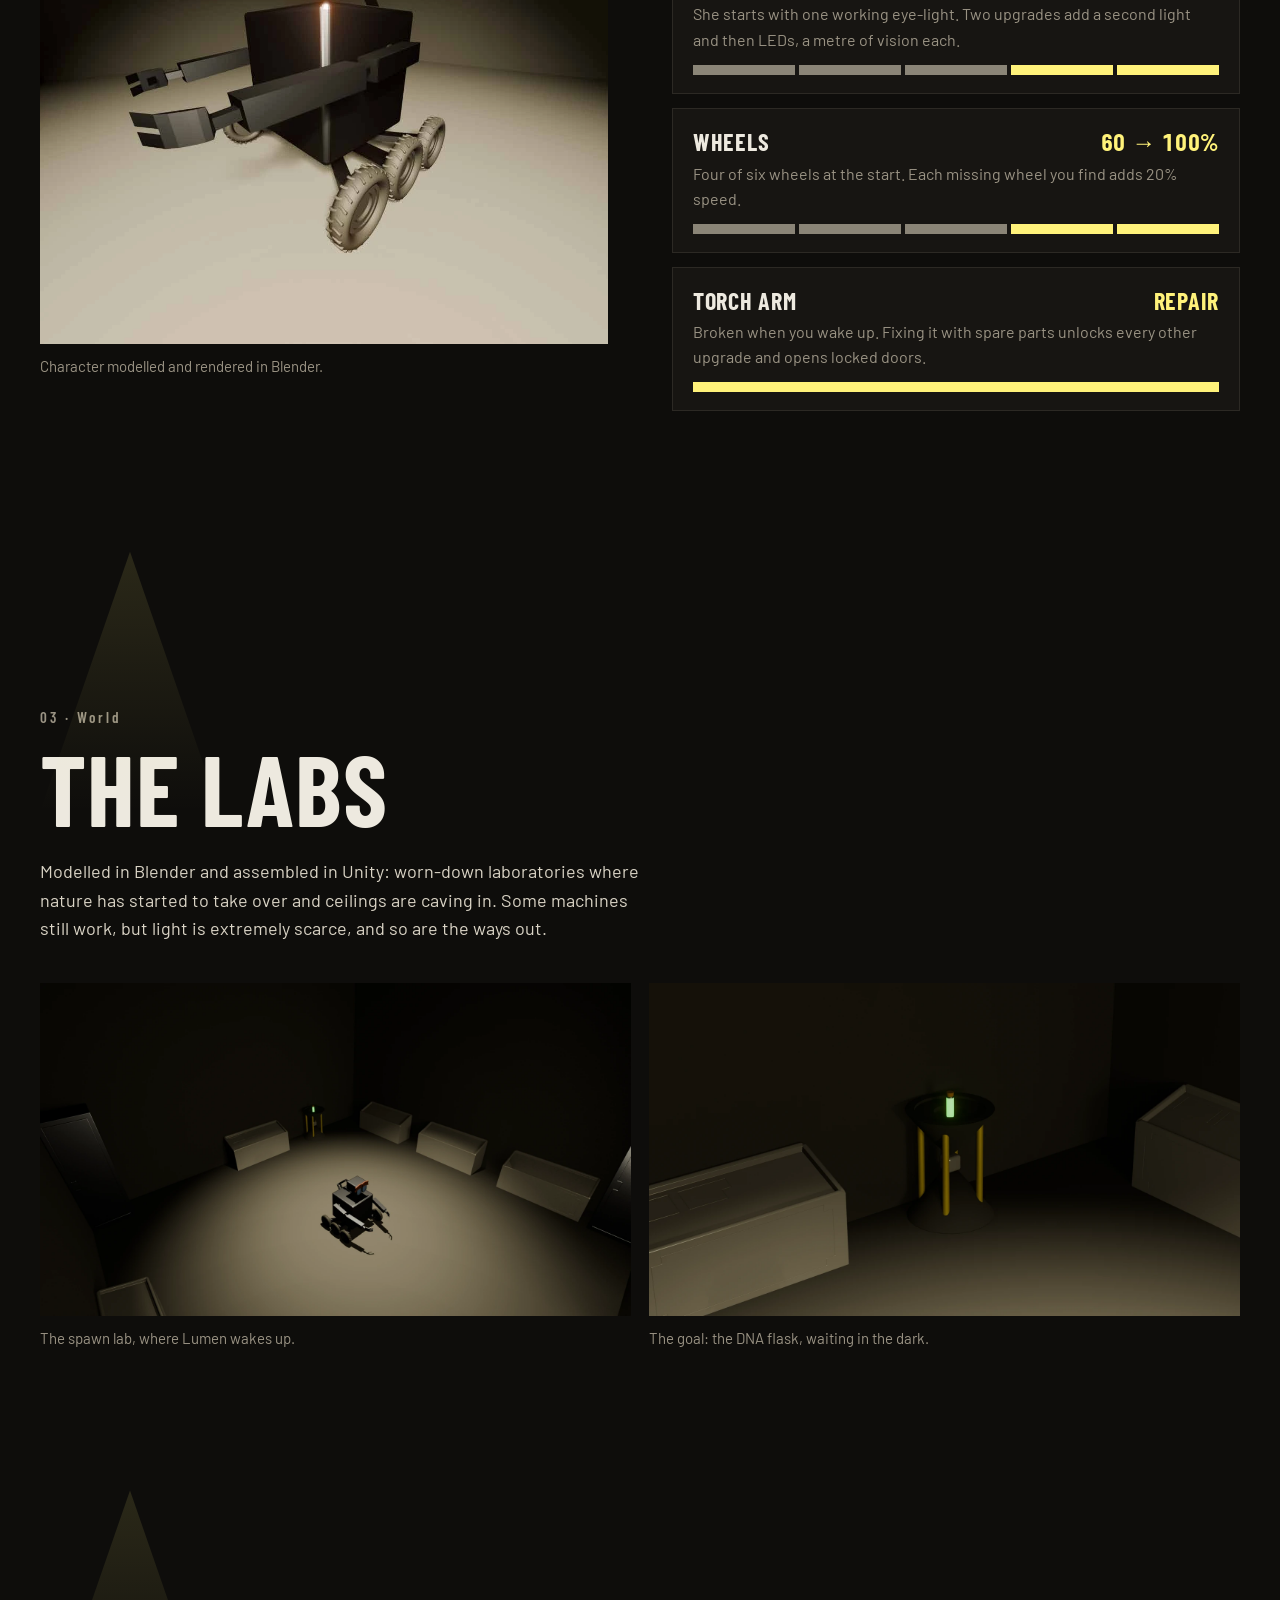
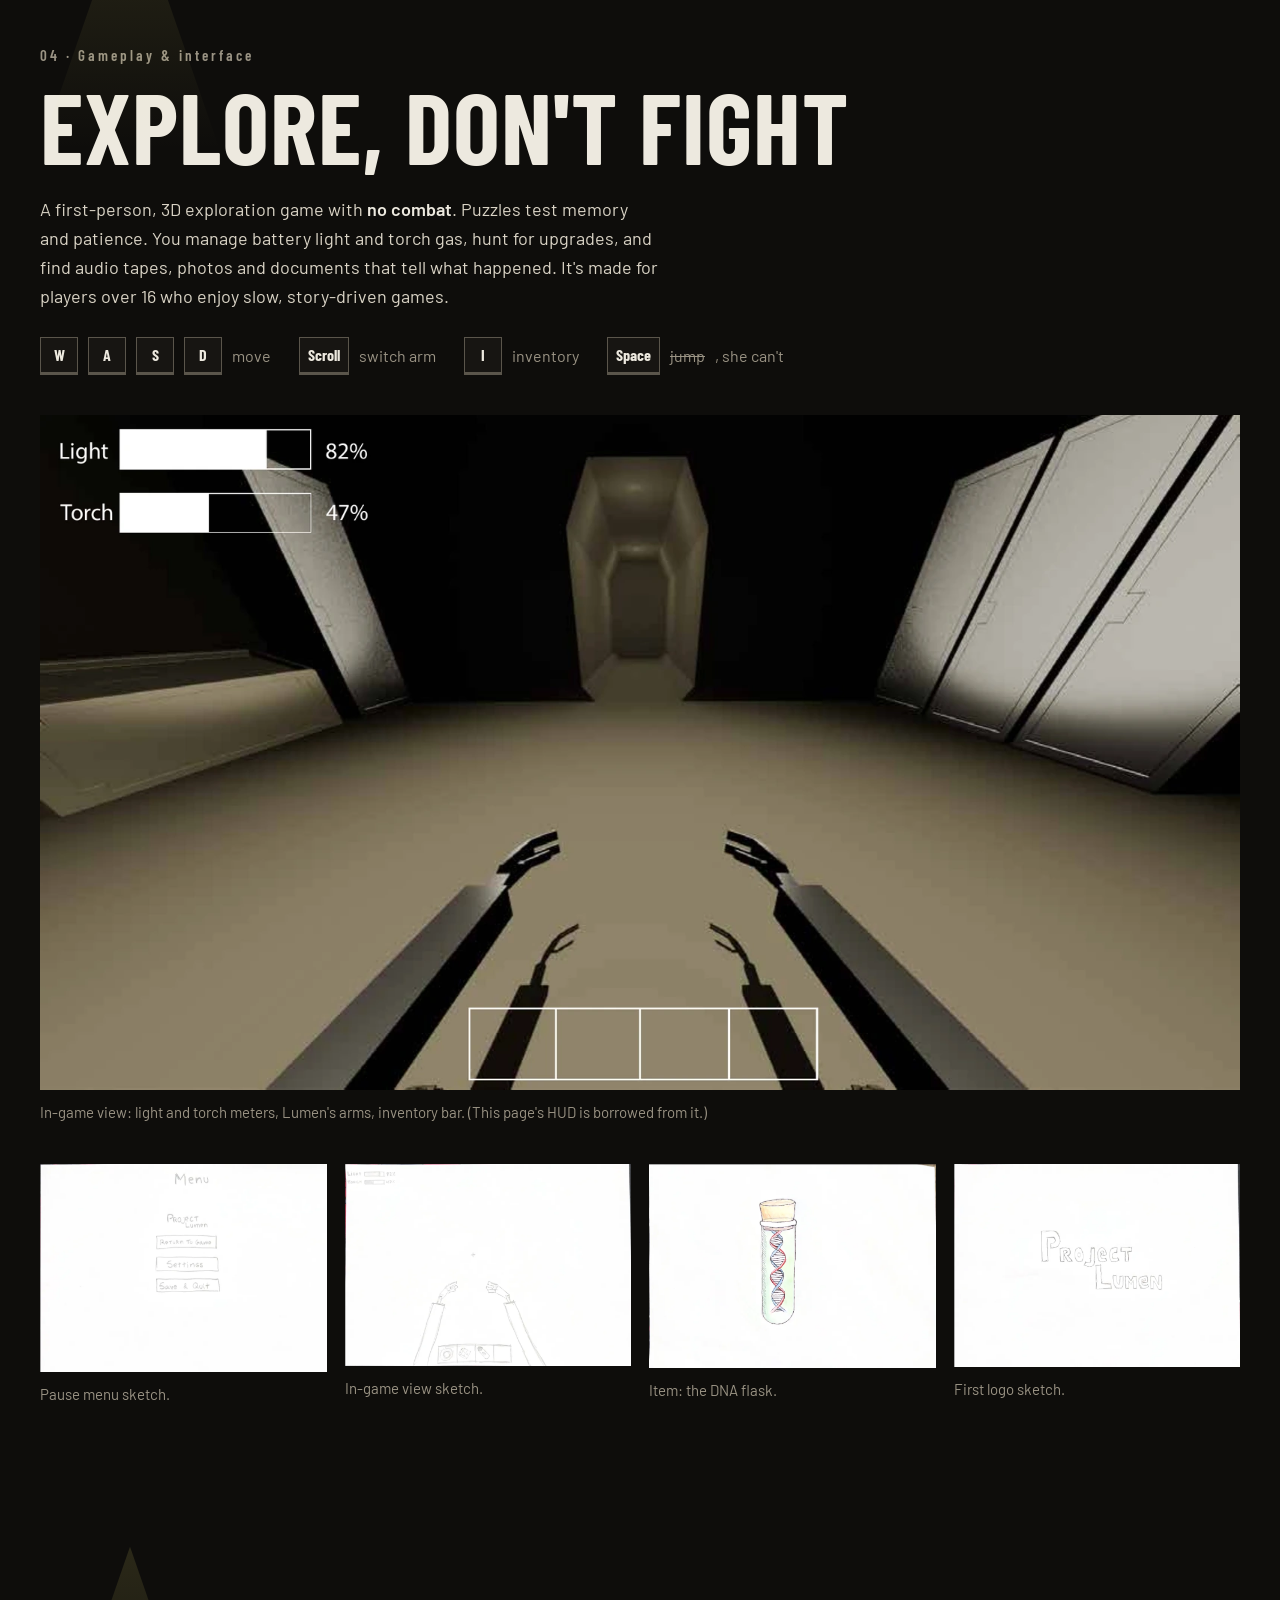
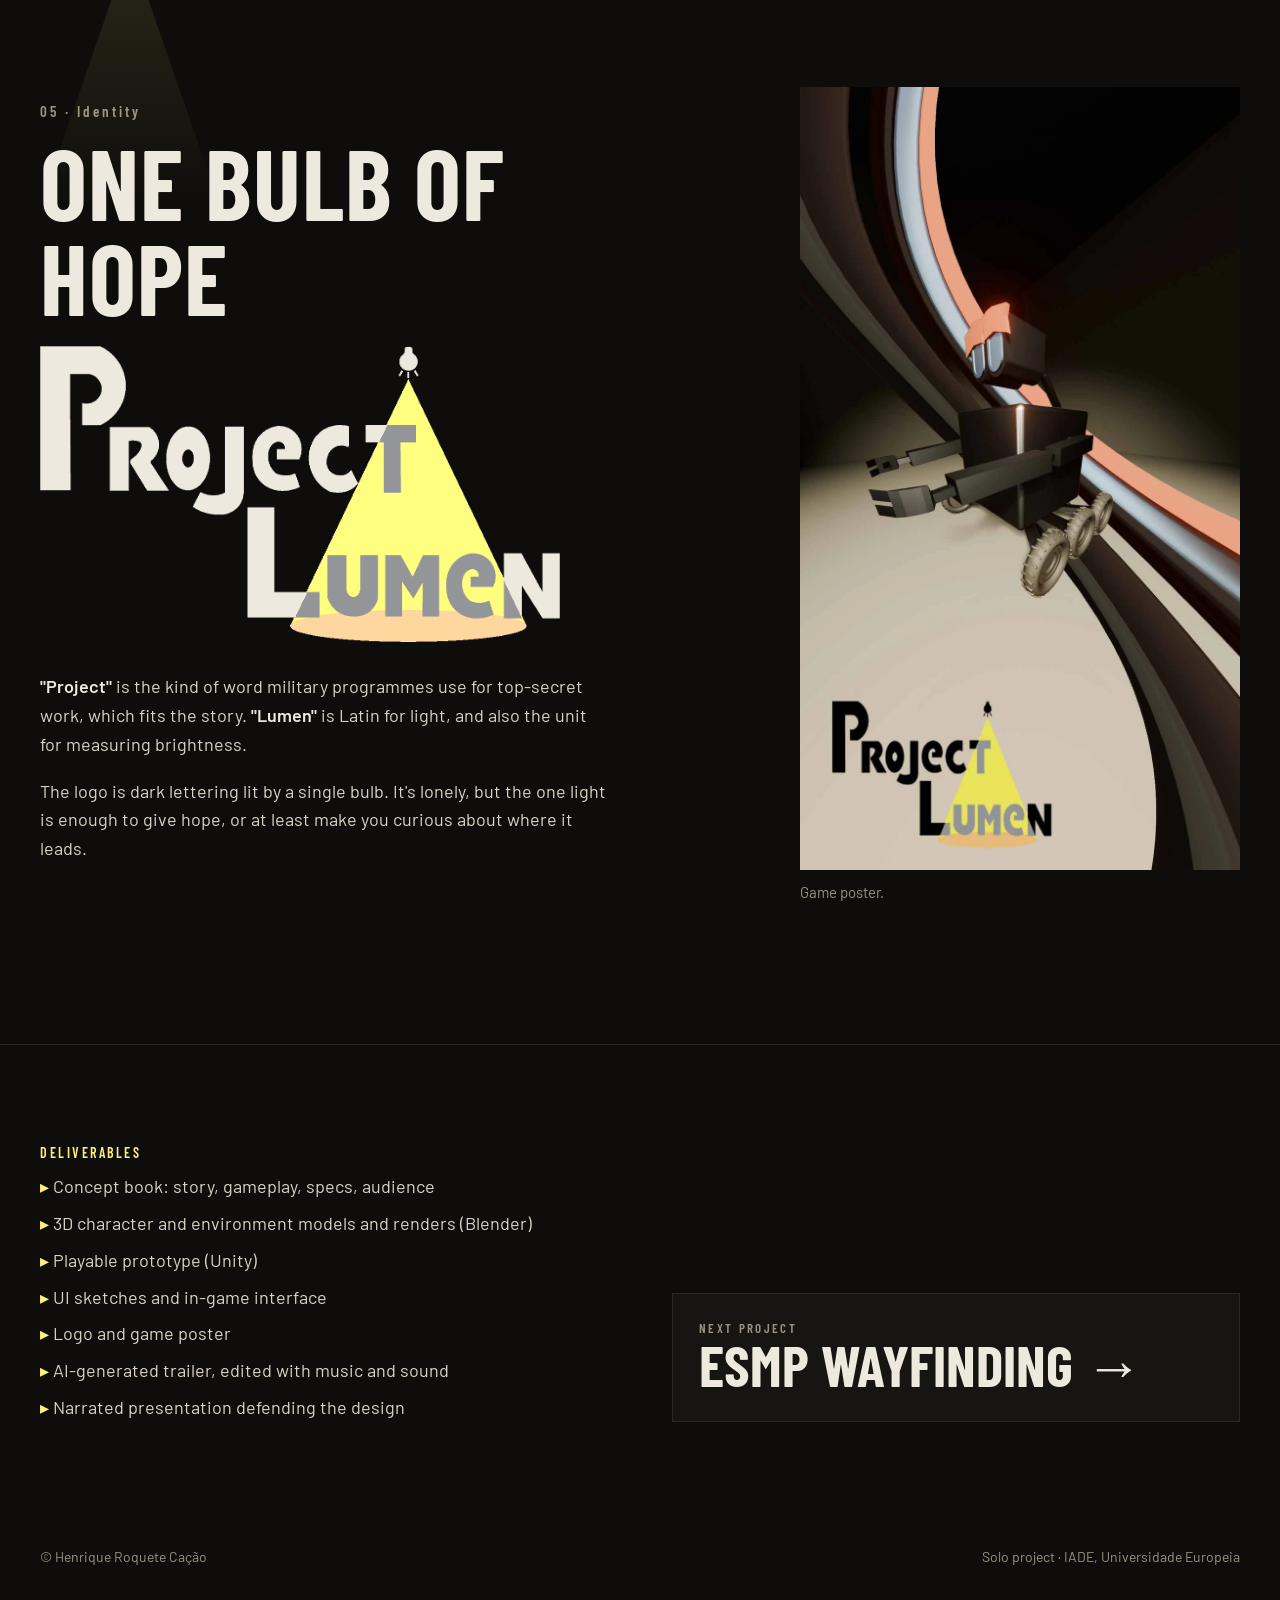
<file: lumen/index.html>
<!DOCTYPE html>
<html lang="en">
<head>
  <meta charset="UTF-8" />
  <meta name="viewport" content="width=device-width, initial-scale=1" />
  <title>Project Lumen — 3D game concept · Henrique Roquete Cação</title>
  <meta name="description" content="Project Lumen: a first-person 3D exploration game concept about the last robot guarding humanity's DNA. Character and world modelling, UI, poster and an AI-assisted trailer. Solo project at IADE." />
  <meta name="theme-color" content="#0E0D0B" />
  <meta property="og:title" content="Project Lumen — 3D game concept" />
  <meta property="og:description" content="The last robot on Earth, a dying lab, and one flask of human DNA." />
  <meta property="og:image" content="thumbnail.webp" />
  <link rel="icon" href="../favicon.ico" sizes="any" />
  <link rel="preconnect" href="https://fonts.googleapis.com" />
  <link rel="preconnect" href="https://fonts.gstatic.com" crossorigin />
  <link href="https://fonts.googleapis.com/css2?family=Barlow+Condensed:wght@500;600;700&family=Barlow:wght@400;500;600&display=swap" rel="stylesheet" />
  <link rel="stylesheet" href="css/styles.css" />
  <script>document.documentElement.classList.add('js');</script>
</head>
<body>
  <!-- HUD: the game's own interface, reused as page chrome -->
  <div class="hud">
    <div class="meter" aria-hidden="true">
      <span>Light</span><span class="bar"><i id="light"></i></span><span class="pct" id="light-pct">0%</span>
    </div>
    <a class="back" href="../#work"><b>HRC</b><span>Portfolio</span></a>
  </div>
  <div class="inv" id="inv" aria-hidden="true">
    <span data-tip="Headlight"><svg viewBox="0 0 24 24" fill="none" stroke="currentColor" stroke-width="1.8"><path d="M9 18h6M10 21h4M12 3a6 6 0 0 0-4 10.5c.7.7 1 1.5 1 2.5h6c0-1 .3-1.8 1-2.5A6 6 0 0 0 12 3z"/></svg></span>
    <span data-tip="Torch arm"><svg viewBox="0 0 24 24" fill="none" stroke="currentColor" stroke-width="1.8"><path d="M4 20l7-7M11 13l2-2 3 3-2 2zM16 14c2-1 3-3 3-5 0-1.5-1-3-1-3s-1 2-3 2.5"/></svg></span>
    <span data-tip="Wheels"><svg viewBox="0 0 24 24" fill="none" stroke="currentColor" stroke-width="1.8"><circle cx="12" cy="12" r="8"/><circle cx="12" cy="12" r="2.5"/><path d="M12 4v5.5M12 14.5V20M4 12h5.5M14.5 12H20"/></svg></span>
    <span data-tip="DNA flask"><svg viewBox="0 0 24 24" fill="none" stroke="currentColor" stroke-width="1.8"><path d="M9 3h6M10 3v15a2 2 0 0 0 4 0V3"/><path d="M10 8c2 1 2 2 4 3M10 12c2 1 2 2 4 3"/></svg></span>
  </div>

  <main>
    <!-- ============ HERO: move the pointer to shine Lumen's headlight ============ -->
    <section class="hero" id="hero">
      <img src="assets/render-front.webp" width="1600" height="900" alt="3D render of Lumen, a small dark robot with orange headlamps and wheels, lit in an empty lab" fetchpriority="high">
      <div class="dark" id="dark"></div>
      <div class="wrap">
        <div>
          <p class="eyebrow">3D game concept · Blender + Unity · Solo project</p>
          <h1><img src="assets/logo-light.png" width="1197" height="682" alt="Project Lumen"></h1>
          <p class="tag">The last robot on Earth, a collapsing underground lab, and one flask of human DNA.</p>
        </div>
        <p class="hint">Move to shine the light ◐</p>
      </div>
    </section>

    <dl class="facts wrap">
      <div><dt>Where</dt><dd>IADE · Integrated Project III</dd></div>
      <div><dt>Role</dt><dd>Solo, end to end</dd></div>
      <div><dt>When</dt><dd>2026</dd></div>
      <div><dt>Tools</dt><dd>Blender · Unity · AI video</dd></div>
    </dl>

    <!-- ============ TRAILER ============ -->
    <section class="ch trailer" id="trailer" data-unlock="0">
      <div class="cone" aria-hidden="true"></div>
      <div class="wrap split">
        <div>
          <p class="num">00 · Trailer</p>
          <ul class="lines" id="lines" aria-label="Trailer taglines">
            <li>Embark on this adventure</li>
            <li>To find the answer</li>
            <li>To save humanity</li>
          </ul>
          <div class="text" style="margin-top:30px">
            <p>The trailer is the one part made with <strong>generative AI video</strong>: I directed it from my own designs and prompts, then edited it and added music and sound effects. Everything else, the character, the labs and the playable prototype, I built myself in <strong>Blender</strong> and <strong>Unity</strong>.</p>
          </div>
        </div>
        <div class="phone reveal">
          <video src="assets/trailer.mp4" poster="assets/trailer-poster.webp" controls playsinline preload="none" width="576" height="1024" aria-label="Project Lumen trailer, 30 seconds"></video>
        </div>
      </div>
    </section>

    <!-- ============ STORY ============ -->
    <section class="ch" id="story" data-unlock="0">
      <div class="cone" aria-hidden="true"></div>
      <div class="wrap">
        <p class="num">01 · Story</p>
        <h2 class="head">The year is 2172</h2>
        <div class="text reveal">
          <p>Humanity is gone. Not because of a meteor or an alien invasion, but because of its own neglect of the planet. In its last years, scientists moved everyone they considered "useful" into secret underground labs and started <strong>Project Lumen</strong>: a flask holding everything needed to bring human life back.</p>
          <p>They sent a distress signal into space and waited. The resources ran out before an answer came, so they built an AI to guard the flask: <strong>Lumen</strong>, a small robot.</p>
          <p>Decades later, a distant radio signal reaches the lab. It's the answer to that old call for help. Lumen's systems reboot. She is alone in an overgrown, collapsing lab, with one task: <strong>reach the flask and get it to the extraction point in time.</strong></p>
        </div>
      </div>
    </section>

    <!-- ============ MEET LUMEN ============ -->
    <section class="ch" id="lumen" data-unlock="1">
      <div class="cone" aria-hidden="true"></div>
      <div class="wrap split">
        <figure class="fig reveal">
          <button type="button" data-full="assets/render-portrait.webp" aria-label="Enlarge: Lumen character render">
            <img src="assets/render-portrait.webp" width="1076" height="1164" alt="Close 3D render of Lumen: a boxy dark body, a periscope head with two blue eyes under an orange lamp, claw arms and four rugged wheels" loading="lazy">
          </button>
          <figcaption>Character modelled and rendered in Blender.</figcaption>
        </figure>
        <div>
          <p class="num">02 · Character</p>
          <h2 class="head">Meet Lumen</h2>
          <div class="text"><p>A compact robot built for utility in a post-apocalyptic world. You play as her, and the whole game is about bringing her back to full strength.</p></div>
          <div class="specs">
            <div class="spec reveal">
              <h3>Headlights <span>3 → 5 m</span></h3>
              <p>She starts with one working eye-light. Two upgrades add a second light and then LEDs, a metre of vision each.</p>
              <div class="steps"><i class="base"></i><i class="base"></i><i class="base"></i><i class="up"></i><i class="up"></i></div>
            </div>
            <div class="spec reveal">
              <h3>Wheels <span>60 → 100%</span></h3>
              <p>Four of six wheels at the start. Each missing wheel you find adds 20% speed.</p>
              <div class="steps"><i class="base"></i><i class="base"></i><i class="base"></i><i class="up"></i><i class="up"></i></div>
            </div>
            <div class="spec reveal">
              <h3>Torch arm <span>Repair</span></h3>
              <p>Broken when you wake up. Fixing it with spare parts unlocks every other upgrade and opens locked doors.</p>
              <div class="steps"><i class="up"></i></div>
            </div>
          </div>
        </div>
      </div>
    </section>

    <!-- ============ THE LABS ============ -->
    <section class="ch" id="world" data-unlock="2">
      <div class="cone" aria-hidden="true"></div>
      <div class="wrap">
        <p class="num">03 · World</p>
        <h2 class="head">The labs</h2>
        <div class="text reveal"><p>Modelled in Blender and assembled in Unity: worn-down laboratories where nature has started to take over and ceilings are caving in. Some machines still work, but light is extremely scarce, and so are the ways out.</p></div>
        <div class="gallery g2">
          <figure class="fig reveal"><button type="button" data-full="assets/render-room.webp" aria-label="Enlarge: Lumen alone in the lab"><img src="assets/render-room.webp" width="1600" height="900" alt="Lumen seen from above in a dim lab room lined with benches" loading="lazy"></button><figcaption>The spawn lab, where Lumen wakes up.</figcaption></figure>
          <figure class="fig reveal"><button type="button" data-full="assets/render-flask.webp" aria-label="Enlarge: the DNA flask on its pedestal"><img src="assets/render-flask.webp" width="1600" height="900" alt="A glowing green flask on a yellow pedestal in a dark room" loading="lazy"></button><figcaption>The goal: the DNA flask, waiting in the dark.</figcaption></figure>
        </div>
      </div>
    </section>

    <!-- ============ GAMEPLAY + UI ============ -->
    <section class="ch" id="ui" data-unlock="2">
      <div class="cone" aria-hidden="true"></div>
      <div class="wrap">
        <p class="num">04 · Gameplay & interface</p>
        <h2 class="head">Explore, don't fight</h2>
        <div class="text reveal">
          <p>A first-person, 3D exploration game with <strong>no combat</strong>. Puzzles test memory and patience. You manage battery light and torch gas, hunt for upgrades, and find audio tapes, photos and documents that tell what happened. It's made for players over 16 who enjoy slow, story-driven games.</p>
        </div>
        <div class="keys reveal">
          <div><kbd>W</kbd><kbd>A</kbd><kbd>S</kbd><kbd>D</kbd> move</div>
          <div><kbd>Scroll</kbd> switch arm</div>
          <div><kbd>I</kbd> inventory</div>
          <div><kbd>Space</kbd> <s>jump</s>, she can't</div>
        </div>
        <figure class="fig reveal" style="margin-top:40px"><button type="button" data-full="assets/ui-hud.webp" aria-label="Enlarge: in-game view"><img src="assets/ui-hud.webp" width="1600" height="900" alt="First-person view down a lab corridor with Lumen's claw arms, light and torch meters top left and four inventory slots" loading="lazy"></button><figcaption>In-game view: light and torch meters, Lumen's arms, inventory bar. (This page's HUD is borrowed from it.)</figcaption></figure>
        <div class="gallery g4">
          <figure class="fig sketch reveal"><button type="button" data-full="assets/sketch-menu.webp" aria-label="Enlarge: pause menu sketch"><img src="assets/sketch-menu.webp" width="930" height="676" alt="Pencil sketch of the pause menu with three buttons" loading="lazy"></button><figcaption>Pause menu sketch.</figcaption></figure>
          <figure class="fig sketch reveal"><button type="button" data-full="assets/sketch-hud.webp" aria-label="Enlarge: in-game view sketch"><img src="assets/sketch-hud.webp" width="1000" height="705" alt="Pencil sketch of the first-person view with arms, meters and inventory" loading="lazy"></button><figcaption>In-game view sketch.</figcaption></figure>
          <figure class="fig sketch reveal"><button type="button" data-full="assets/sketch-flask.webp" aria-label="Enlarge: DNA flask sketch"><img src="assets/sketch-flask.webp" width="903" height="645" alt="Coloured sketch of a corked test tube with a red and blue DNA helix" loading="lazy"></button><figcaption>Item: the DNA flask.</figcaption></figure>
          <figure class="fig sketch reveal"><button type="button" data-full="assets/sketch-logo.webp" aria-label="Enlarge: logo sketch"><img src="assets/sketch-logo.webp" width="986" height="699" alt="Pencil sketch of the Project Lumen lettering" loading="lazy"></button><figcaption>First logo sketch.</figcaption></figure>
        </div>
      </div>
    </section>

    <!-- ============ IDENTITY ============ -->
    <section class="ch identity" id="identity" data-unlock="3">
      <div class="cone" aria-hidden="true"></div>
      <div class="wrap split">
        <div>
          <p class="num">05 · Identity</p>
          <h2 class="head">One bulb of hope</h2>
          <img class="logo reveal" src="assets/logo-light.png" width="1197" height="682" alt="Project Lumen logo: dark lettering lit by a single bulb's yellow cone" loading="lazy">
          <div class="text reveal">
            <p><strong>"Project"</strong> is the kind of word military programmes use for top-secret work, which fits the story. <strong>"Lumen"</strong> is Latin for light, and also the unit for measuring brightness.</p>
            <p>The logo is dark lettering lit by a single bulb. It's lonely, but the one light is enough to give hope, or at least make you curious about where it leads.</p>
          </div>
        </div>
        <figure class="fig poster reveal"><button type="button" data-full="assets/poster.webp" aria-label="Enlarge: game poster"><img src="assets/poster.webp" width="900" height="1600" alt="Game poster: Lumen rolling along a curved corridor with salmon and pale blue light strips, logo bottom left" loading="lazy"></button><figcaption>Game poster.</figcaption></figure>
      </div>
    </section>

    <!-- ============ CREDITS ============ -->
    <section class="credits" data-unlock="3">
      <div class="wrap split">
        <div>
          <p class="eyebrow">Deliverables</p>
          <ul>
            <li>Concept book: story, gameplay, specs, audience</li>
            <li>3D character and environment models and renders (Blender)</li>
            <li>Playable prototype (Unity)</li>
            <li>UI sketches and in-game interface</li>
            <li>Logo and game poster</li>
            <li>AI-generated trailer, edited with music and sound</li>
            <li>Narrated presentation defending the design</li>
          </ul>
        </div>
        <a class="next" href="../esmp/"><small>Next project</small><strong>ESMP wayfinding →</strong></a>
      </div>
    </section>
  </main>

  <footer>
    <div class="wrap"><span>© Henrique Roquete Cação</span><span>Solo project · IADE, Universidade Europeia</span></div>
  </footer>

  <dialog class="lightbox" id="lightbox" aria-label="Image viewer">
    <button class="lb-btn lb-close" type="button" data-lb="close" aria-label="Close">×</button>
    <button class="lb-btn lb-prev" type="button" data-lb="prev" aria-label="Previous image">‹</button>
    <button class="lb-btn lb-next" type="button" data-lb="next" aria-label="Next image">›</button>
    <figure><img id="lb-img" alt=""><figcaption id="lb-cap"></figcaption></figure>
  </dialog>

  <script src="js/main.js" defer></script>
</body>
</html>
</file>
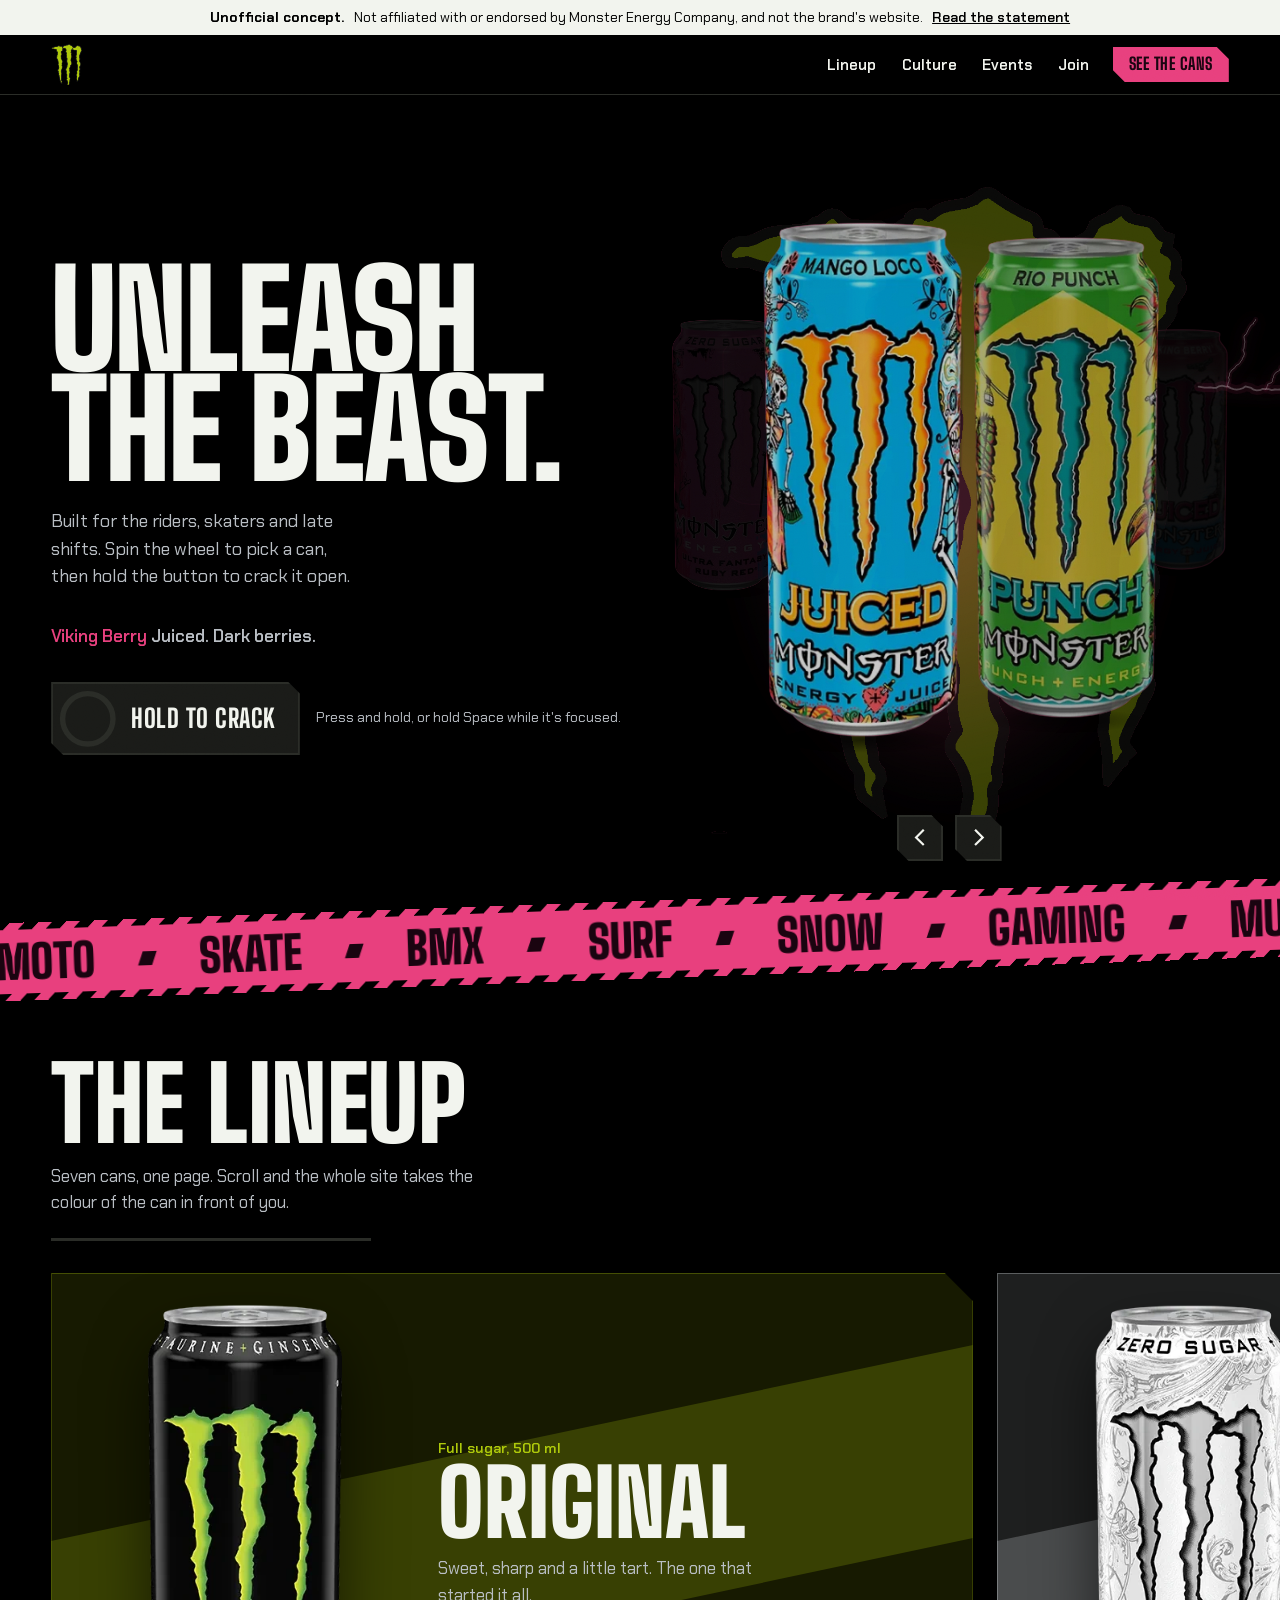
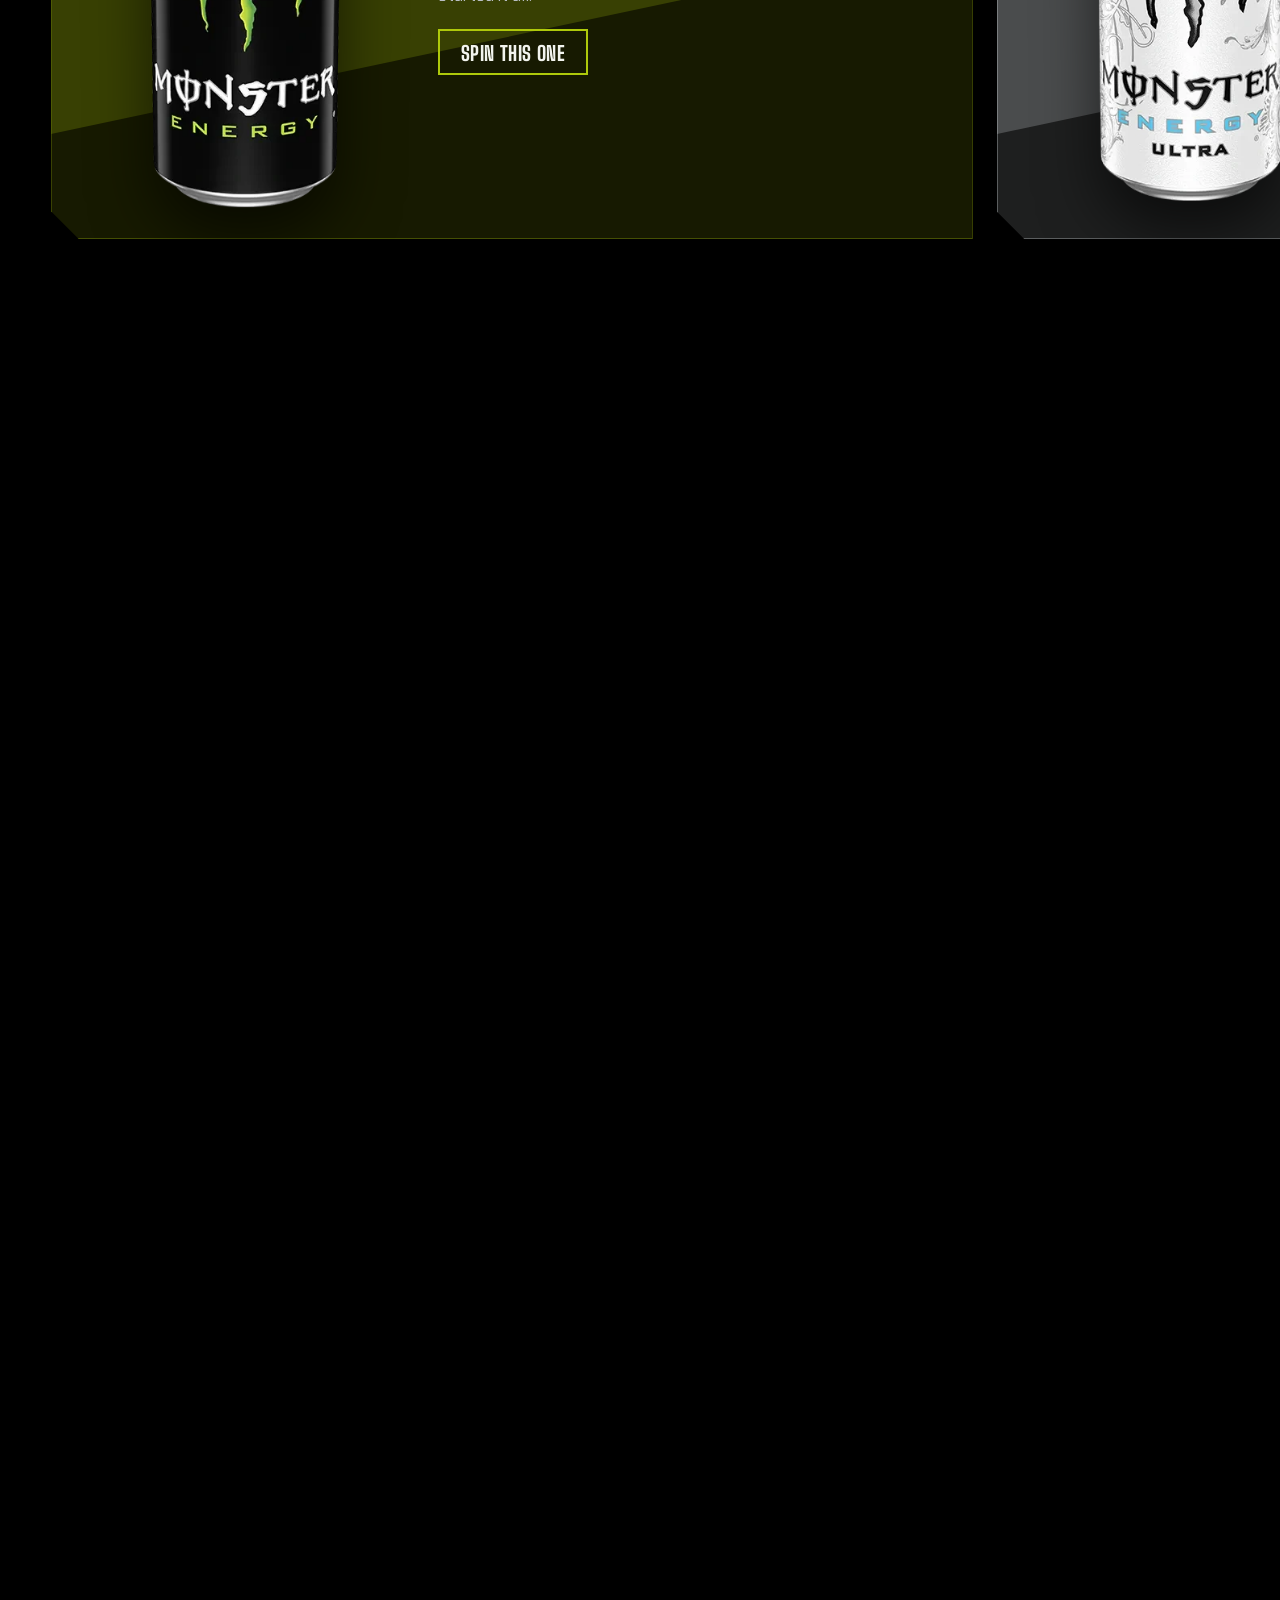
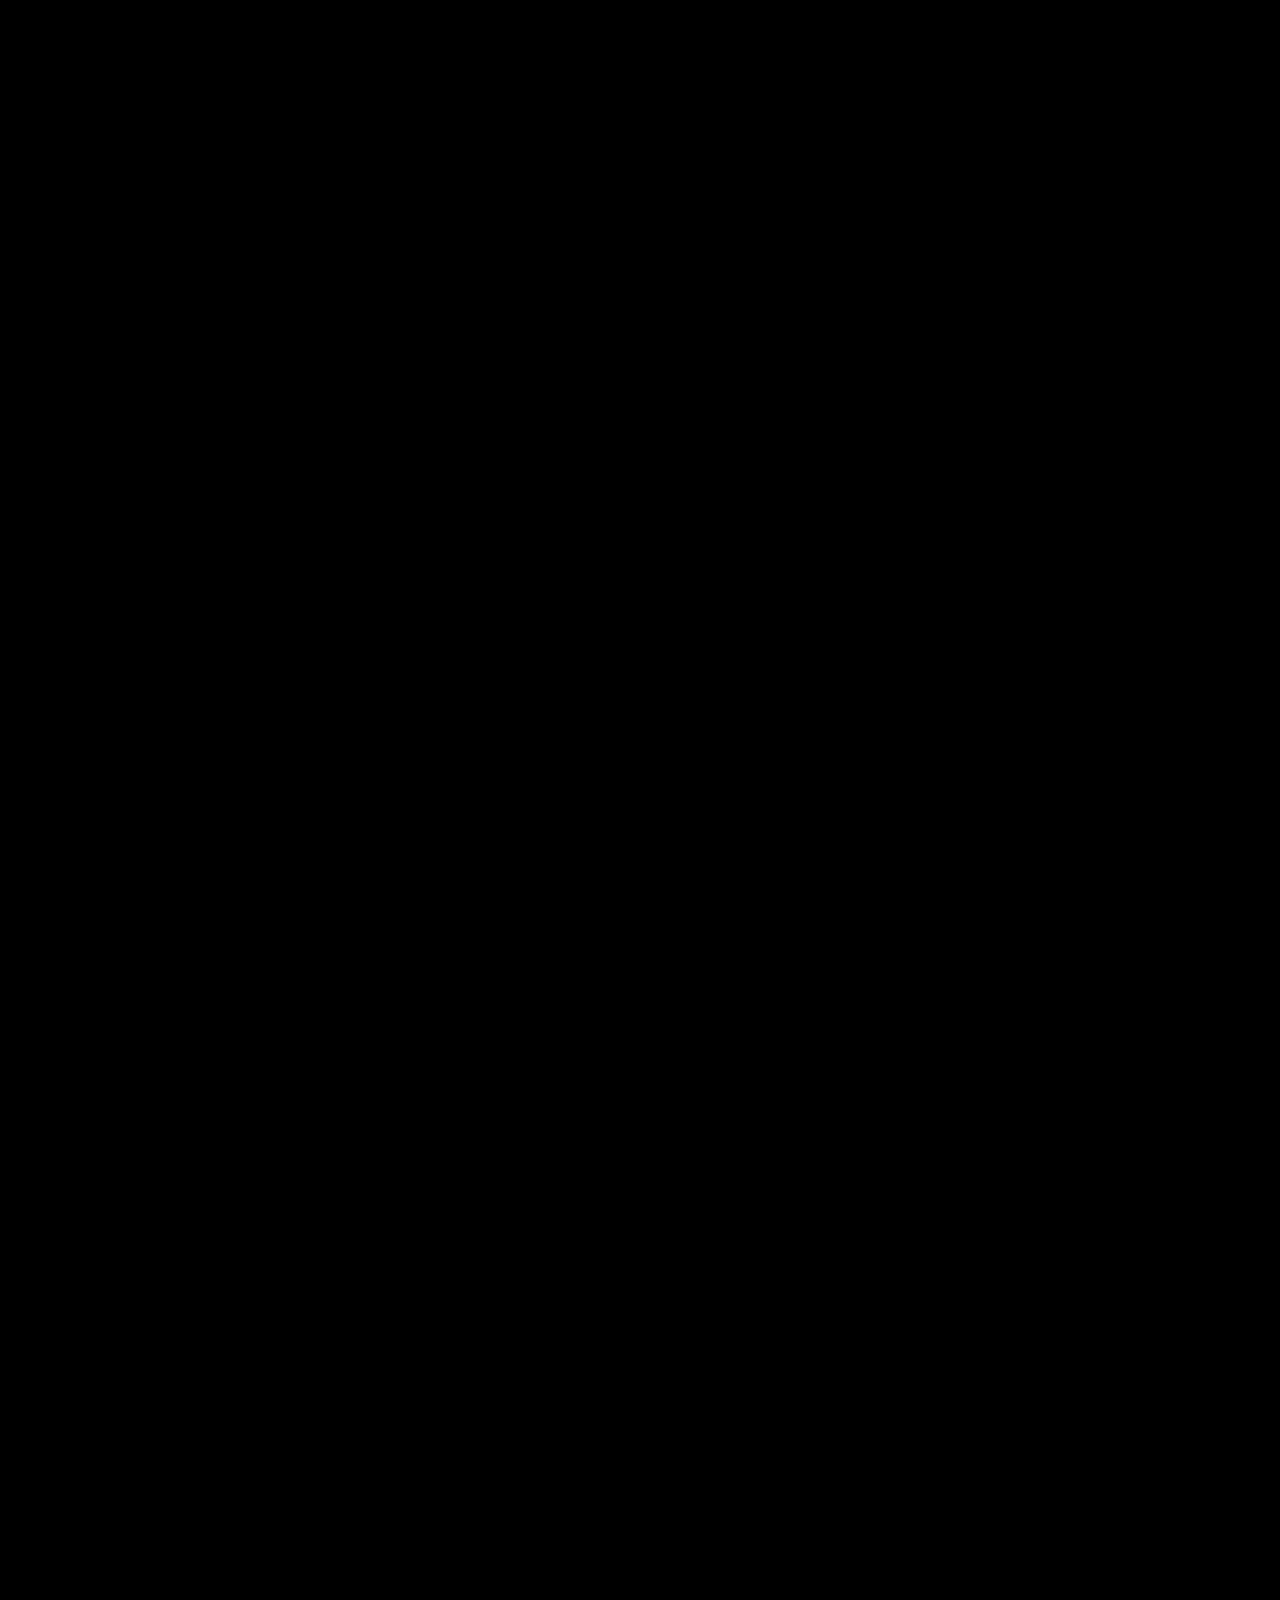
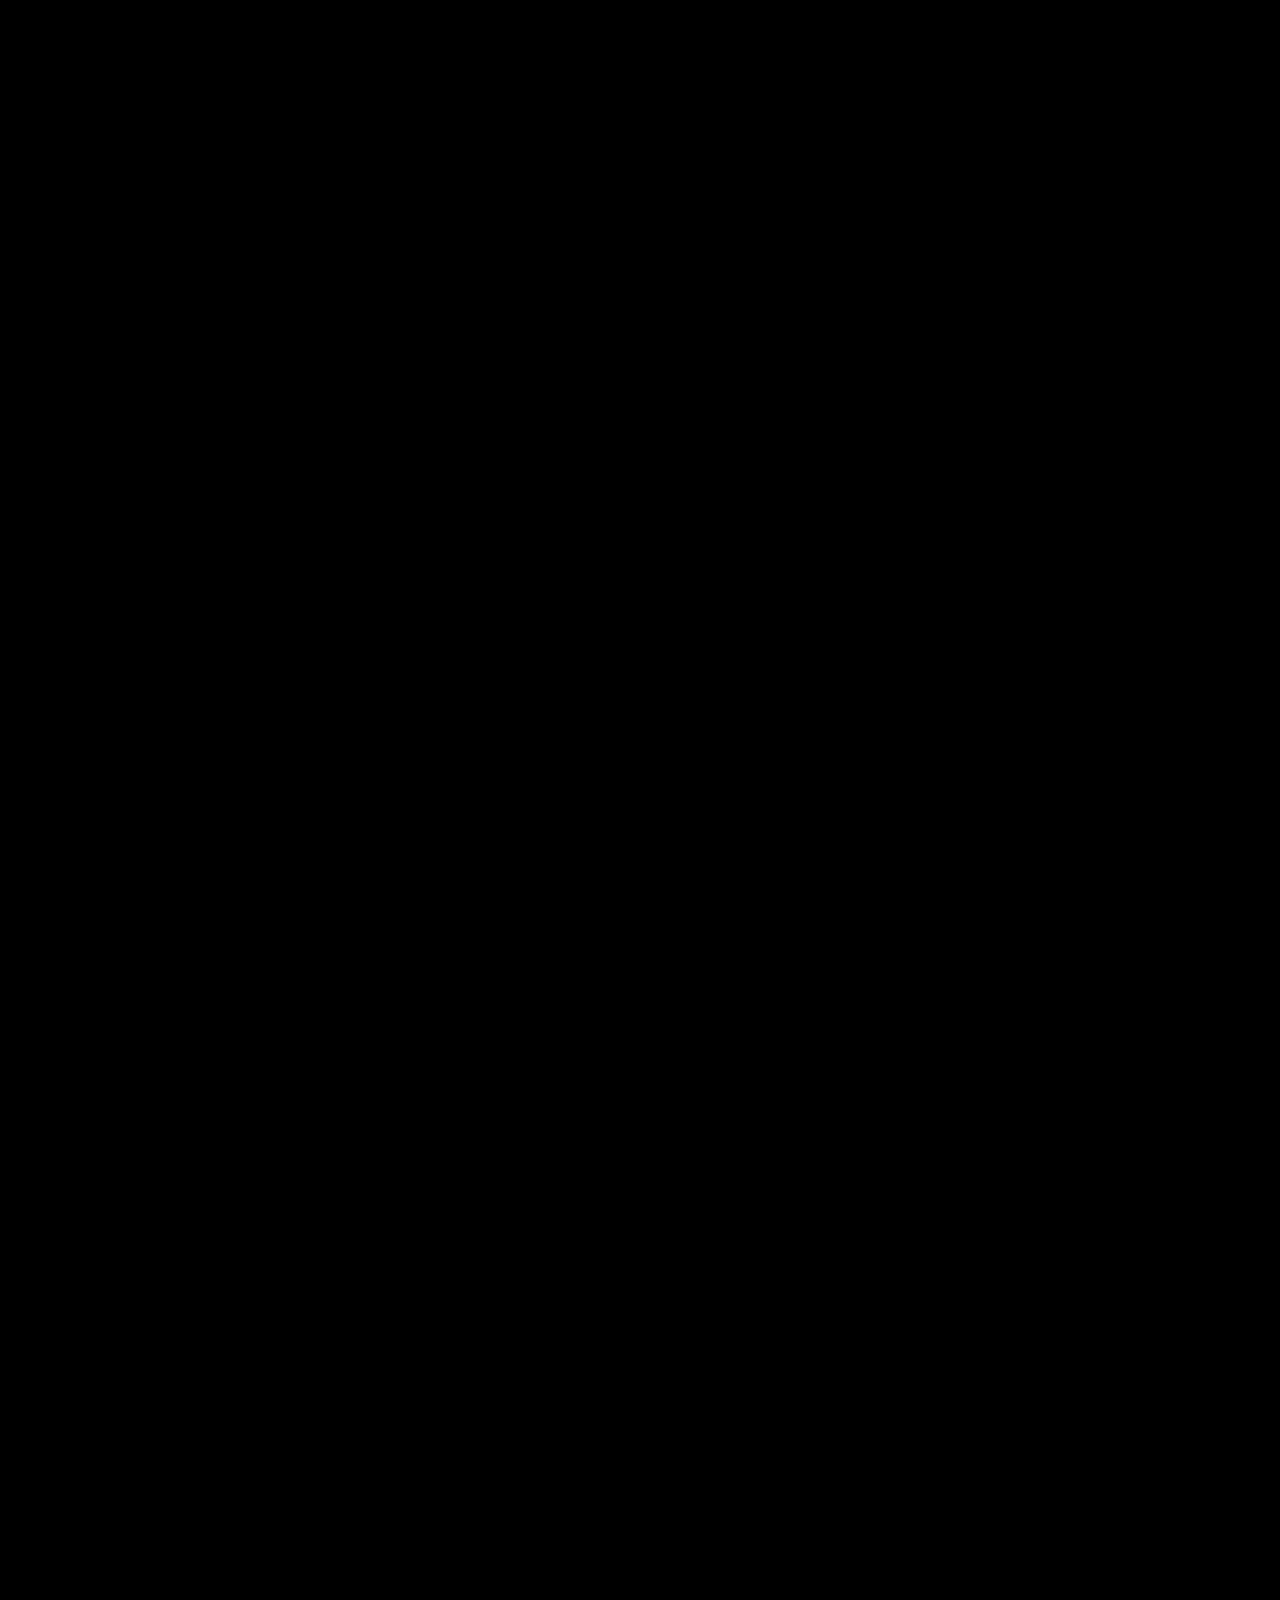
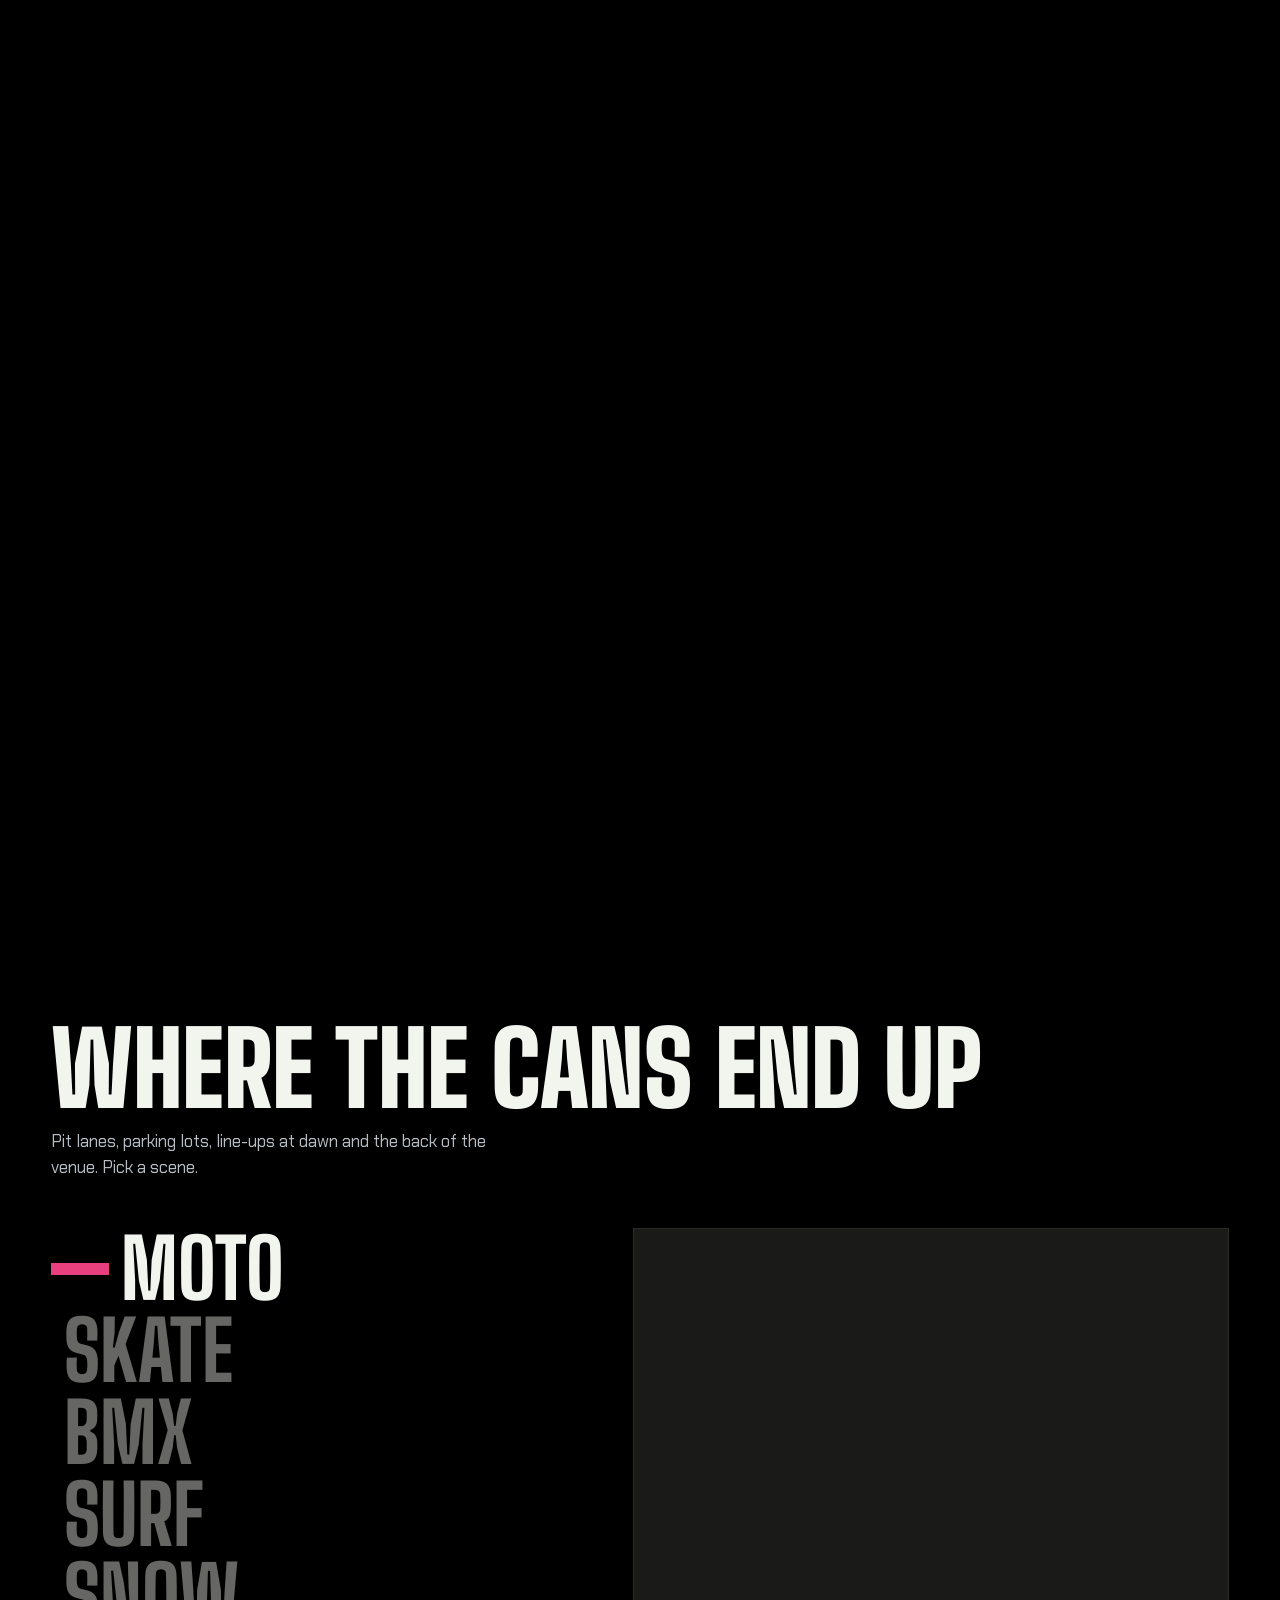
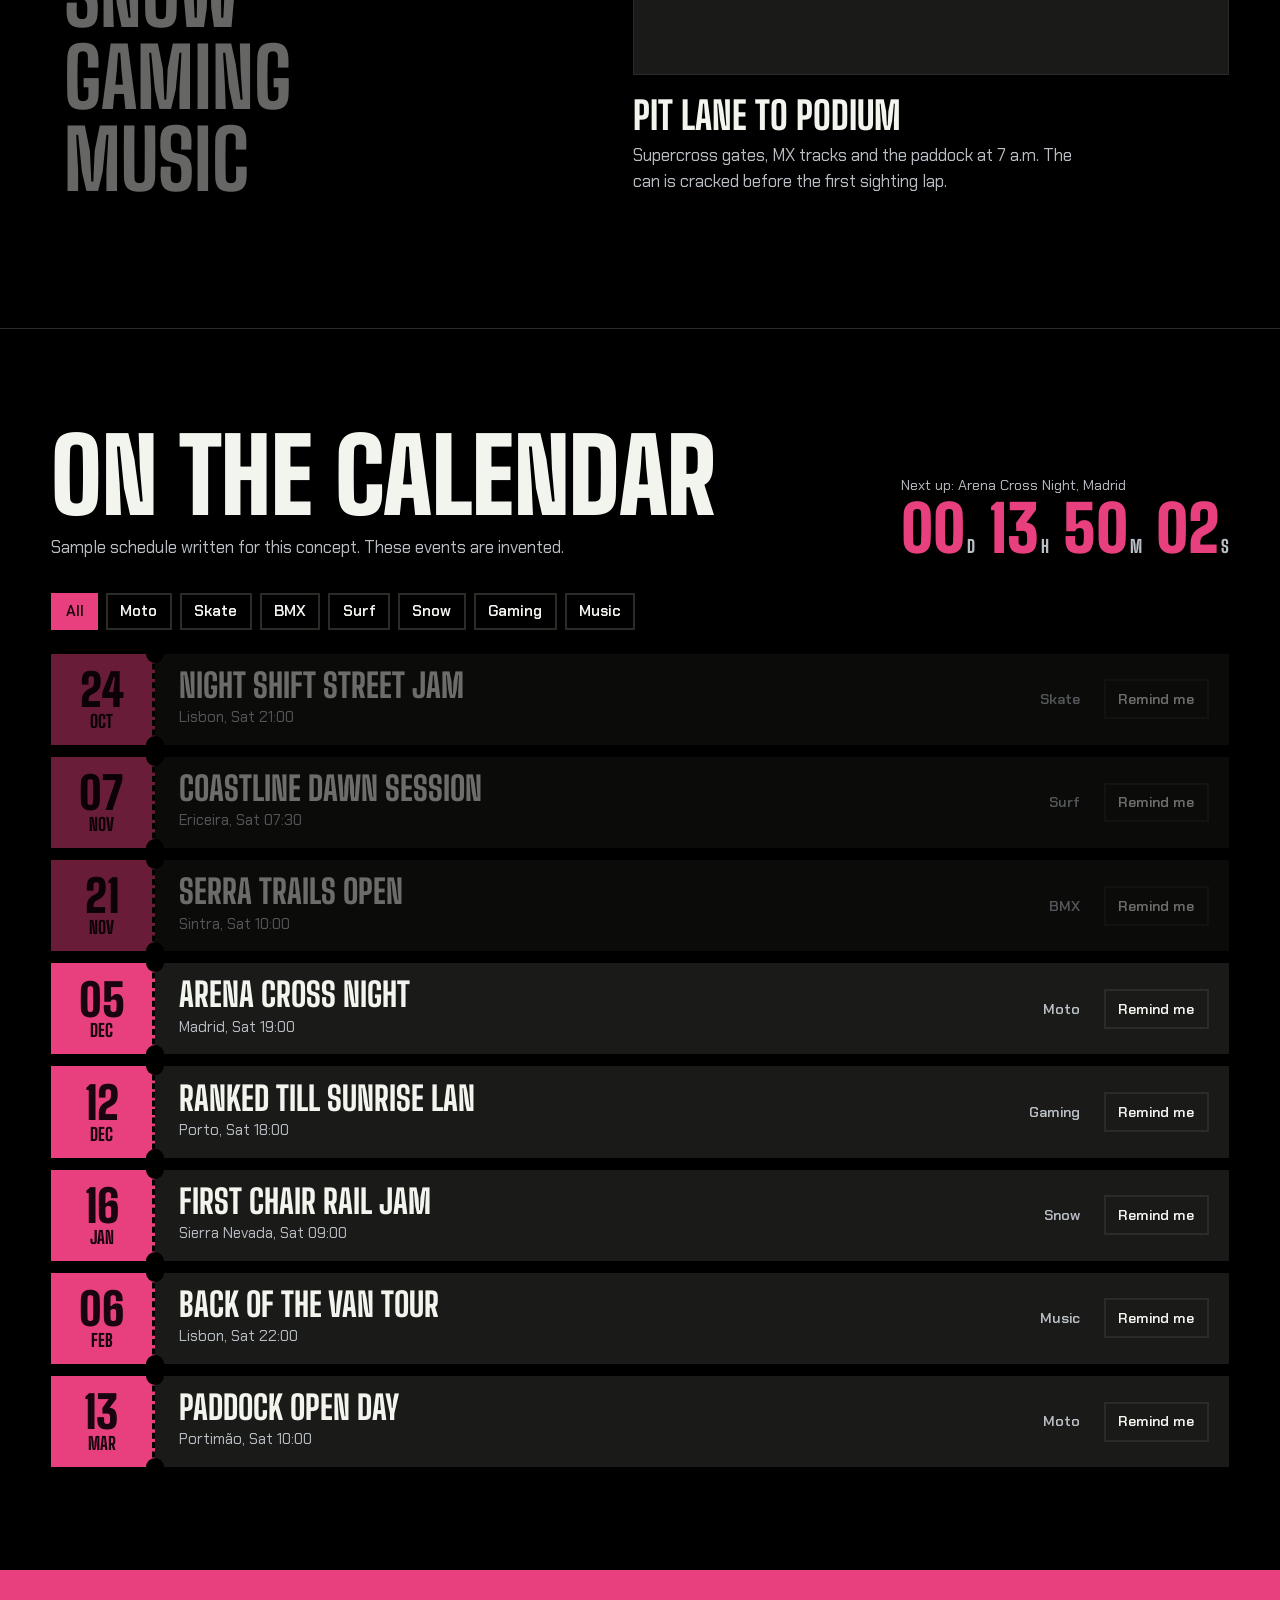
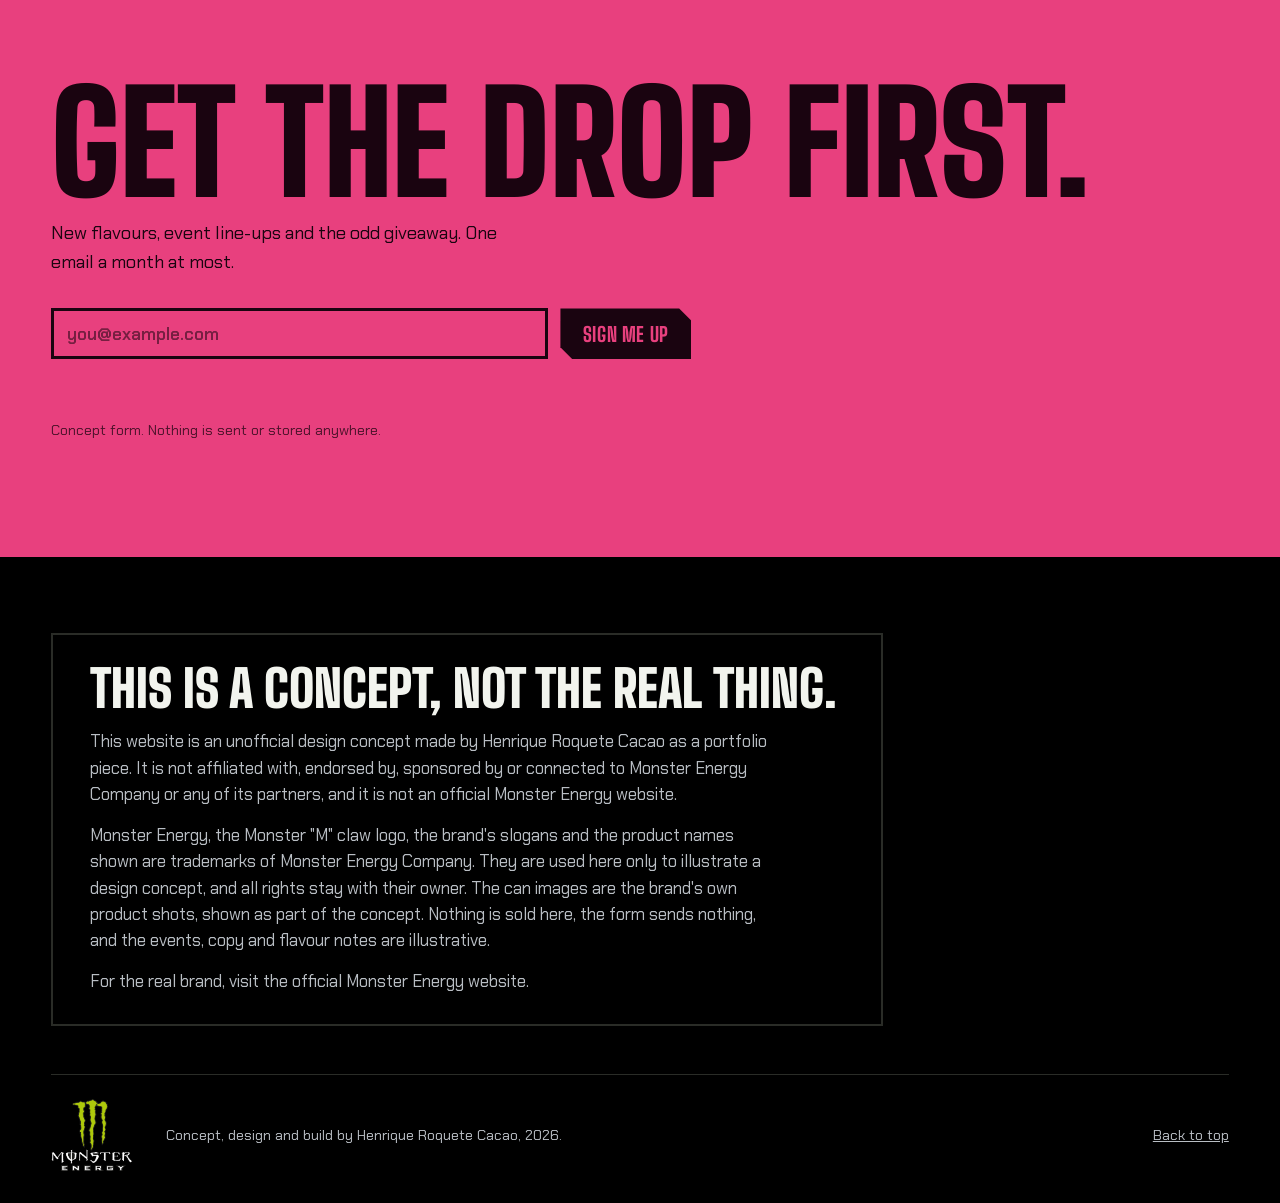
<file: monster-energy/index.html>
<!doctype html>
<html lang="en">
<head>
  <meta charset="utf-8" />
  <meta name="viewport" content="width=device-width, initial-scale=1" />
  <title>Monster Energy, concept redesign (unofficial)</title>
  <meta name="description" content="Unofficial concept website for Monster Energy, made as a student portfolio piece. Not affiliated with or endorsed by Monster Energy Company." />
  <meta name="theme-color" content="#000000" />
  <link rel="icon" href="assets/favicon.png" type="image/png" />

  <link rel="preconnect" href="https://fonts.googleapis.com" />
  <link rel="preconnect" href="https://fonts.gstatic.com" crossorigin />
  <link href="https://fonts.googleapis.com/css2?family=Big+Shoulders+Display:wght@700;800;900&family=Chakra+Petch:wght@400;500;600;700&display=swap" rel="stylesheet" />
  <link rel="stylesheet" href="css/style.css" />
</head>
<body>
  <!-- ============================================================
       CONCEPT STATEMENT
       This page is a student portfolio concept. It must always say so,
       at the top and in the footer. Don't remove these two blocks.
       ============================================================ -->
  <div class="concept-bar" role="note">
    <strong>Unofficial concept.</strong>
    <span>Not affiliated with or endorsed by Monster Energy Company, and not the brand's website.</span>
    <a href="#statement">Read the statement</a>
  </div>

  <header class="nav" id="top">
    <a class="wordmark" href="#top">
      <img class="wordmark__claw" src="assets/brand/monster-claw.png" alt="Monster Energy (concept), back to top" width="919" height="1250" />
    </a>
    <nav aria-label="Sections">
      <ul class="nav__links">
        <li><a href="#lineup">Lineup</a></li>
        <li><a href="#culture">Culture</a></li>
        <li><a href="#events">Events</a></li>
        <li><a href="#join">Join</a></li>
      </ul>
    </nav>
    <a class="btn btn--small" href="#lineup">See the cans</a>
  </header>

  <main>
    <!-- ======================== HERO ======================== -->
    <section class="hero" aria-labelledby="hero-title">
      <canvas class="hero__bolts" id="bolts" aria-hidden="true"></canvas>
      <div class="hero__flash" id="flash" aria-hidden="true"></div>

      <div class="hero__copy">
        <h1 class="hero__title glitch" id="hero-title" data-text="Unleash the beast.">Unleash the beast.</h1>
        <p class="hero__lede">Built for the riders, skaters and late shifts. Spin the wheel to pick a can, then hold the button to crack it open.</p>

        <p class="flavours__now" aria-live="polite"><span id="flavour-name">Original</span> <span id="flavour-note" class="muted">The green one.</span></p>

        <div class="crack">
          <button class="crack__btn" id="crack" type="button" aria-describedby="crack-hint">
            <svg class="crack__ring" viewBox="0 0 64 64" aria-hidden="true">
              <circle cx="32" cy="32" r="28" class="crack__track" />
              <circle cx="32" cy="32" r="28" class="crack__fill" id="crack-fill" />
            </svg>
            <span class="crack__label" id="crack-label">Hold to crack</span>
          </button>
          <p class="crack__hint" id="crack-hint">Press and hold, or hold Space while it's focused. <span id="crack-count"></span></p>
        </div>
      </div>

      <div class="hero__stage" id="stage">
        <img class="hero__claw" src="assets/brand/monster-claw.png" alt="" width="919" height="1250" />
        <!-- the can wheel: buttons generated from FLAVOURS by js/wheel.js -->
        <div class="wheel" id="wheel" role="radiogroup" aria-label="Choose a flavour"></div>
        <div class="wheel__nav">
          <button class="wheel__arrow" id="wheel-prev" type="button" aria-label="Previous can"><svg viewBox="0 0 24 24" aria-hidden="true"><path d="M15 4 7 12l8 8" /></svg></button>
          <button class="wheel__arrow" id="wheel-next" type="button" aria-label="Next can"><svg viewBox="0 0 24 24" aria-hidden="true"><path d="m9 4 8 8-8 8" /></svg></button>
        </div>
      </div>
    </section>

    <!-- ===================== HAZARD TAPE ===================== -->
    <div class="tape" aria-hidden="true">
      <div class="tape__track">
        <span>Moto</span><span>Skate</span><span>BMX</span><span>Surf</span><span>Snow</span><span>Gaming</span><span>Music</span>
        <span>Moto</span><span>Skate</span><span>BMX</span><span>Surf</span><span>Snow</span><span>Gaming</span><span>Music</span>
      </div>
    </div>

    <!-- ======================== LINEUP ======================== -->
    <section class="lineup" id="lineup" aria-labelledby="lineup-title">
      <div class="lineup__pin">
        <header class="lineup__head">
          <h2 id="lineup-title" class="h2">The lineup</h2>
          <p class="muted">Seven cans, one page. Scroll and the whole site takes the colour of the can in front of you.</p>
          <div class="lineup__progress" aria-hidden="true"><span id="lineup-bar"></span></div>
        </header>
        <div class="lineup__track" id="lineup-track">
          <!-- panels generated from FLAVOURS in js/main.js -->
        </div>
      </div>
    </section>

    <!-- ======================== CULTURE ======================== -->
    <section class="culture" id="culture" aria-labelledby="culture-title">
      <div class="culture__intro">
        <h2 id="culture-title" class="h2">Where the cans end up</h2>
        <p class="muted">Pit lanes, parking lots, line-ups at dawn and the back of the venue. Pick a scene.</p>
      </div>

      <div class="culture__grid">
        <ul class="scenes" role="tablist" aria-label="Scenes" id="scenes">
          <!-- generated from SCENES in js/main.js -->
        </ul>
        <div class="scene-view" id="scene-view" role="tabpanel" aria-live="polite">
          <canvas class="scene-view__canvas" id="scene-canvas" aria-hidden="true"></canvas>
          <div class="scene-view__text">
            <h3 class="h3" id="scene-title"></h3>
            <p id="scene-body"></p>
          </div>
        </div>
      </div>
    </section>

    <!-- ======================== EVENTS ======================== -->
    <section class="events" id="events" aria-labelledby="events-title">
      <div class="events__head">
        <div>
          <h2 id="events-title" class="h2">On the calendar</h2>
          <p class="muted">Sample schedule written for this concept. These events are invented.</p>
        </div>
        <div class="countdown" aria-live="off">
          <p class="countdown__label">Next up: <span id="next-name"></span></p>
          <p class="countdown__clock" id="countdown">
            <span><b id="cd-d">00</b>d</span><span><b id="cd-h">00</b>h</span><span><b id="cd-m">00</b>m</span><span><b id="cd-s">00</b>s</span>
          </p>
        </div>
      </div>

      <div class="filters" role="group" aria-label="Filter events by scene" id="filters"></div>
      <ol class="tickets" id="tickets"></ol>
      <p class="tickets__empty" id="tickets-empty" hidden>Nothing on for that scene yet. Try another filter.</p>
    </section>

    <!-- ========================= JOIN ========================= -->
    <section class="join" id="join" aria-labelledby="join-title">
      <h2 id="join-title" class="join__title">Get the drop first.</h2>
      <p class="join__lede">New flavours, event line-ups and the odd giveaway. One email a month at most.</p>
      <form class="join__form" id="join-form" novalidate>
        <label for="email" class="visually-hidden">Email address</label>
        <input id="email" name="email" type="email" autocomplete="email" placeholder="you@example.com" required />
        <button class="btn" type="submit">Sign me up</button>
        <p class="join__msg" id="join-msg" role="status"></p>
      </form>
      <p class="join__note muted">Concept form. Nothing is sent or stored anywhere.</p>
    </section>
  </main>

  <!-- ======================== FOOTER ======================== -->
  <footer class="footer">
    <div class="statement" id="statement">
      <h2 class="statement__title">This is a concept, not the real thing.</h2>
      <p>This website is an unofficial design concept made by Henrique Roquete Cacao as a portfolio piece. It is not affiliated with, endorsed by, sponsored by or connected to Monster Energy Company or any of its partners, and it is not an official Monster Energy website.</p>
      <p>Monster Energy, the Monster "M" claw logo, the brand's slogans and the product names shown are trademarks of Monster Energy Company. They are used here only to illustrate a design concept, and all rights stay with their owner. The can images are the brand's own product shots, shown as part of the concept. Nothing is sold here, the form sends nothing, and the events, copy and flavour notes are illustrative.</p>
      <p>For the real brand, visit the official Monster Energy website.</p>
    </div>
    <div class="footer__base">
      <img class="footer__logo" src="assets/brand/monster-lockup.png" alt="Monster Energy" width="2083" height="1801" />
      <p>Concept, design and build by Henrique Roquete Cacao, 2026.</p>
      <a href="#top">Back to top</a>
    </div>
  </footer>

  <script src="js/flavours.js"></script>
  <script src="js/wheel.js"></script>
  <script src="js/bolts.js"></script>
  <script src="js/scenes.js"></script>
  <script src="js/main.js"></script>
</body>
</html>
</file>
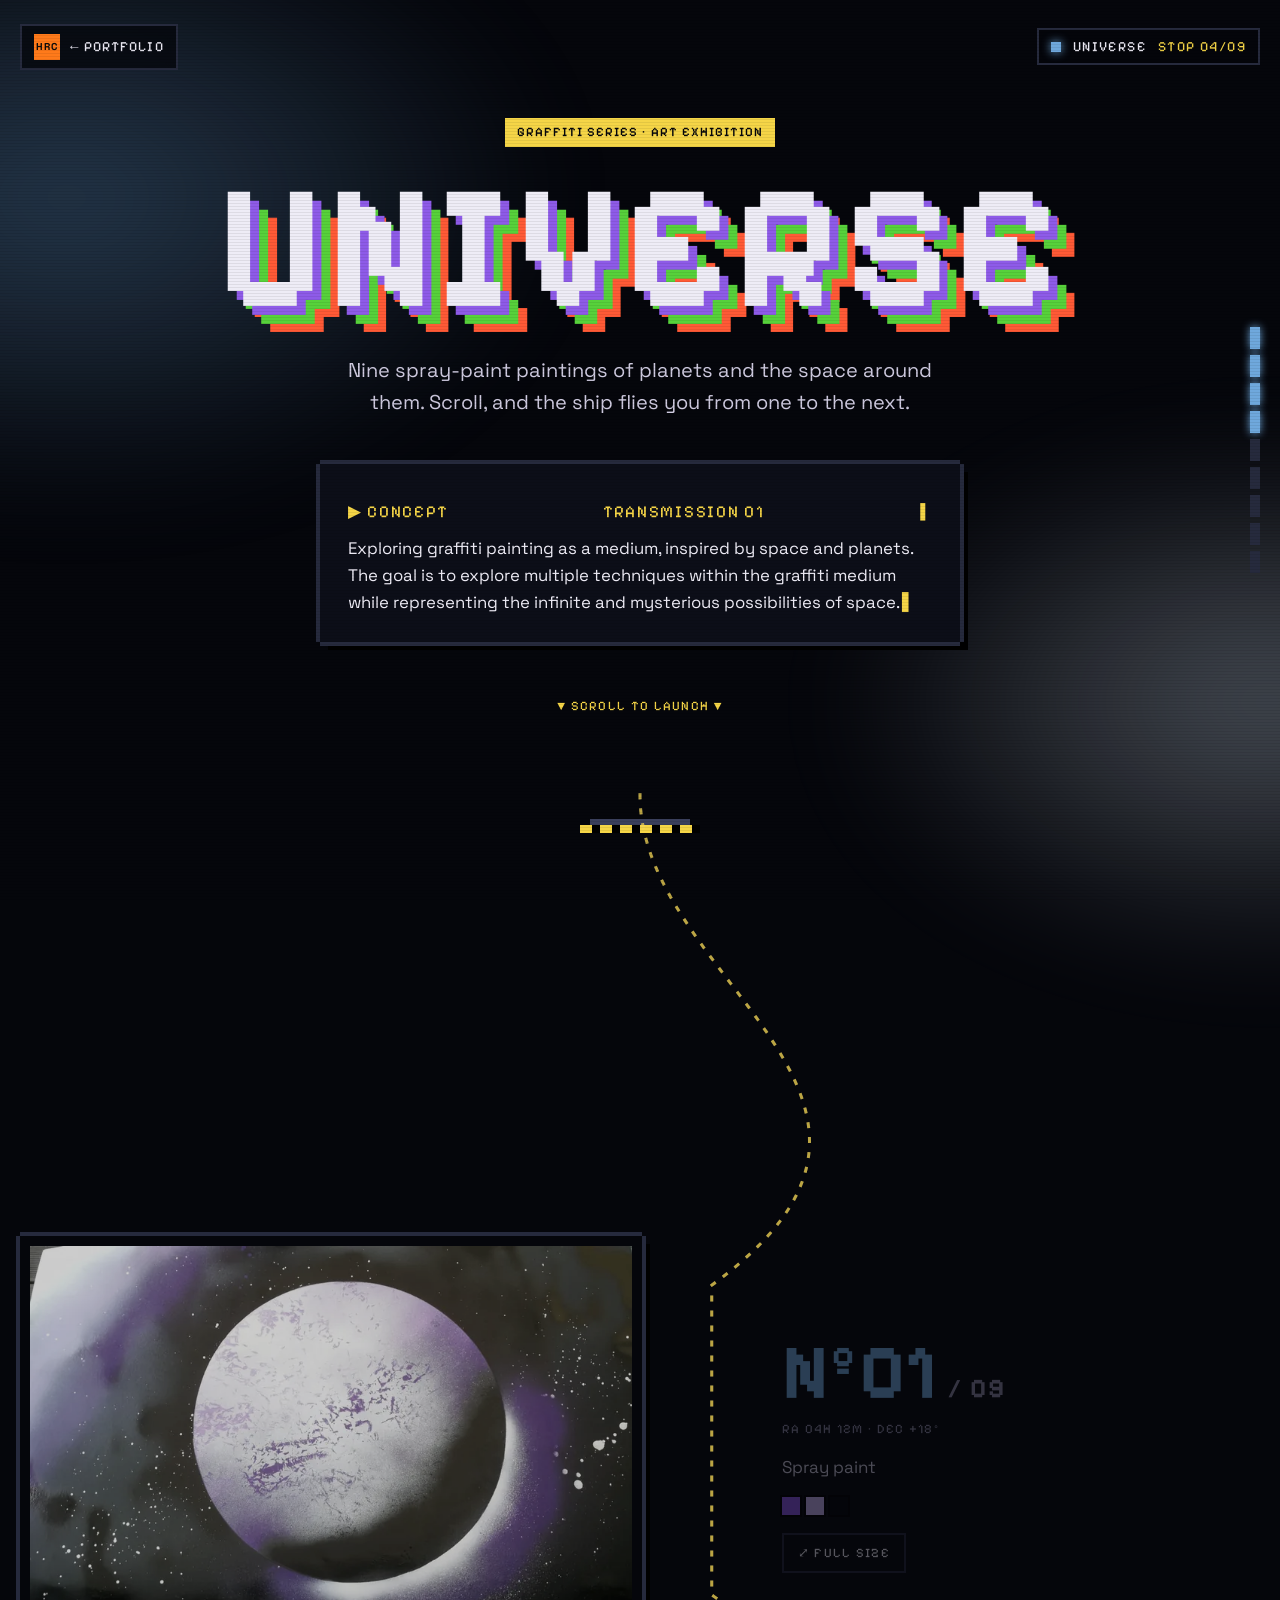
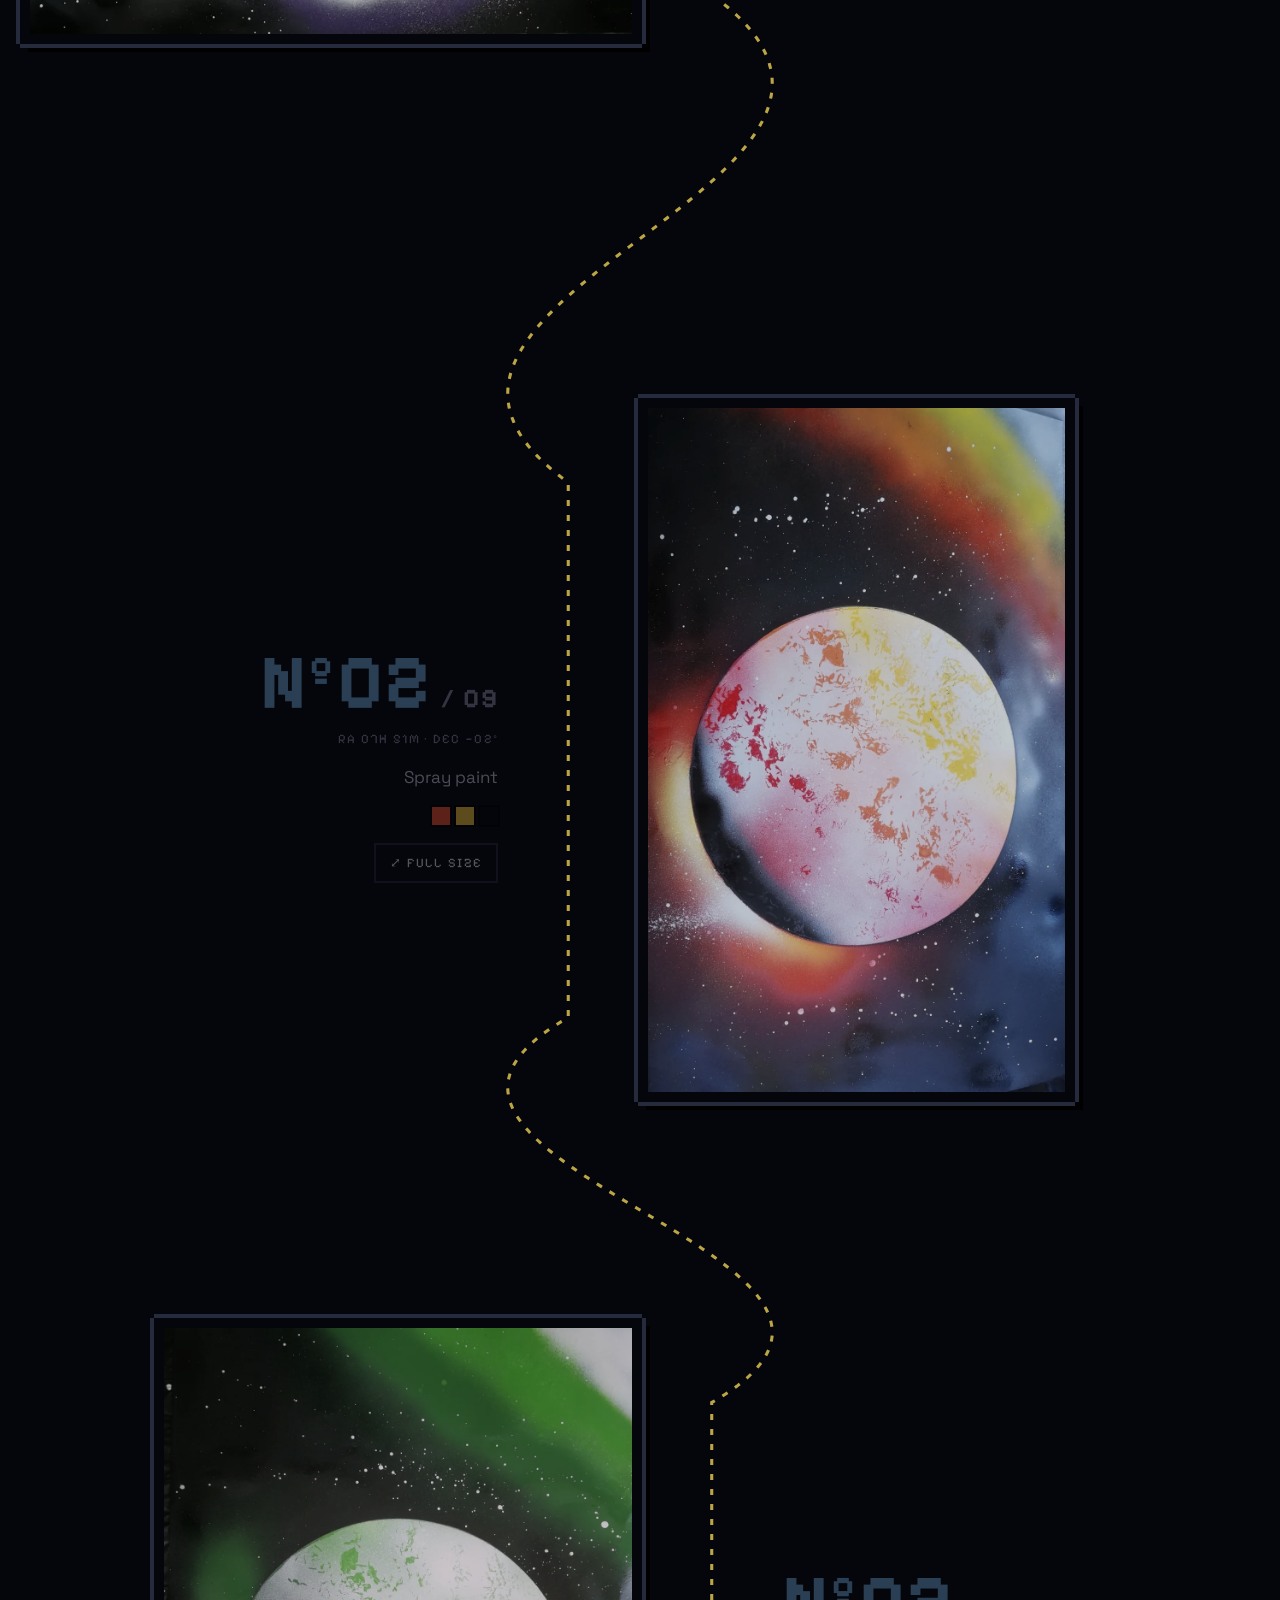
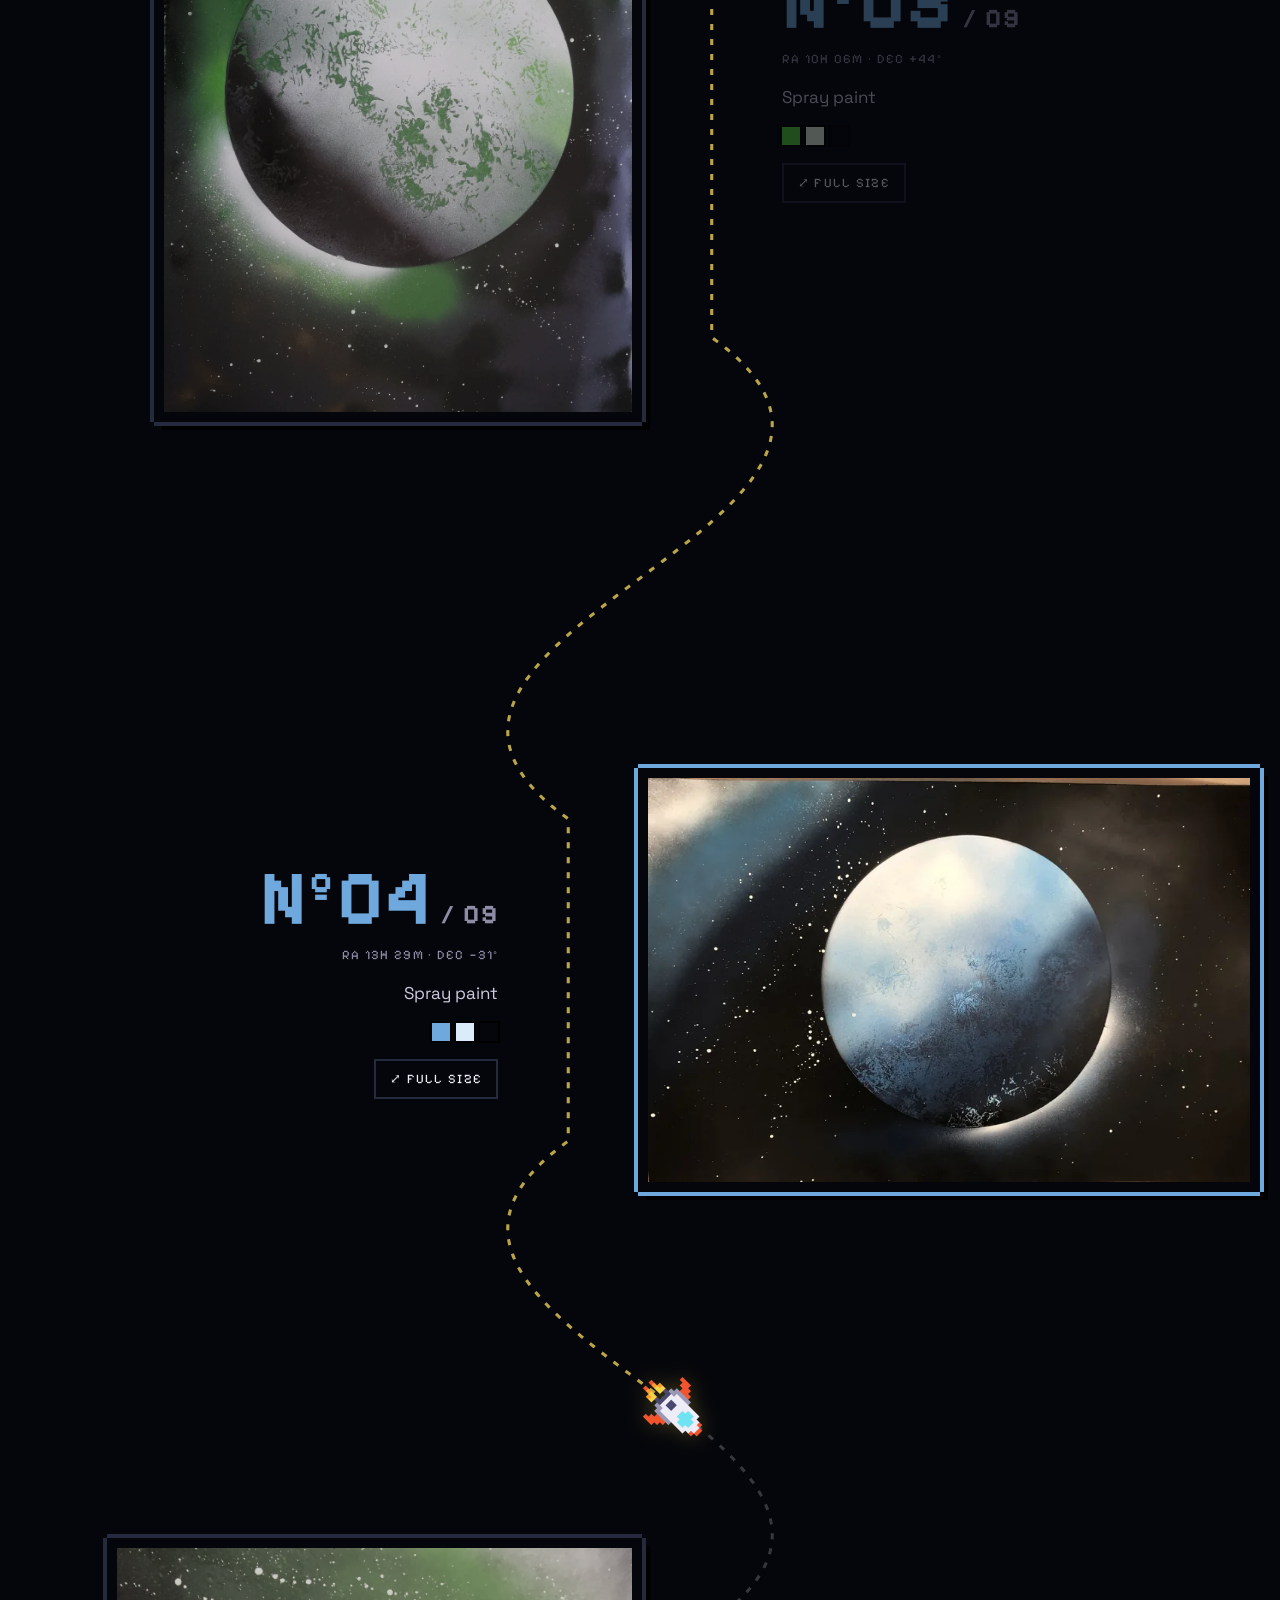
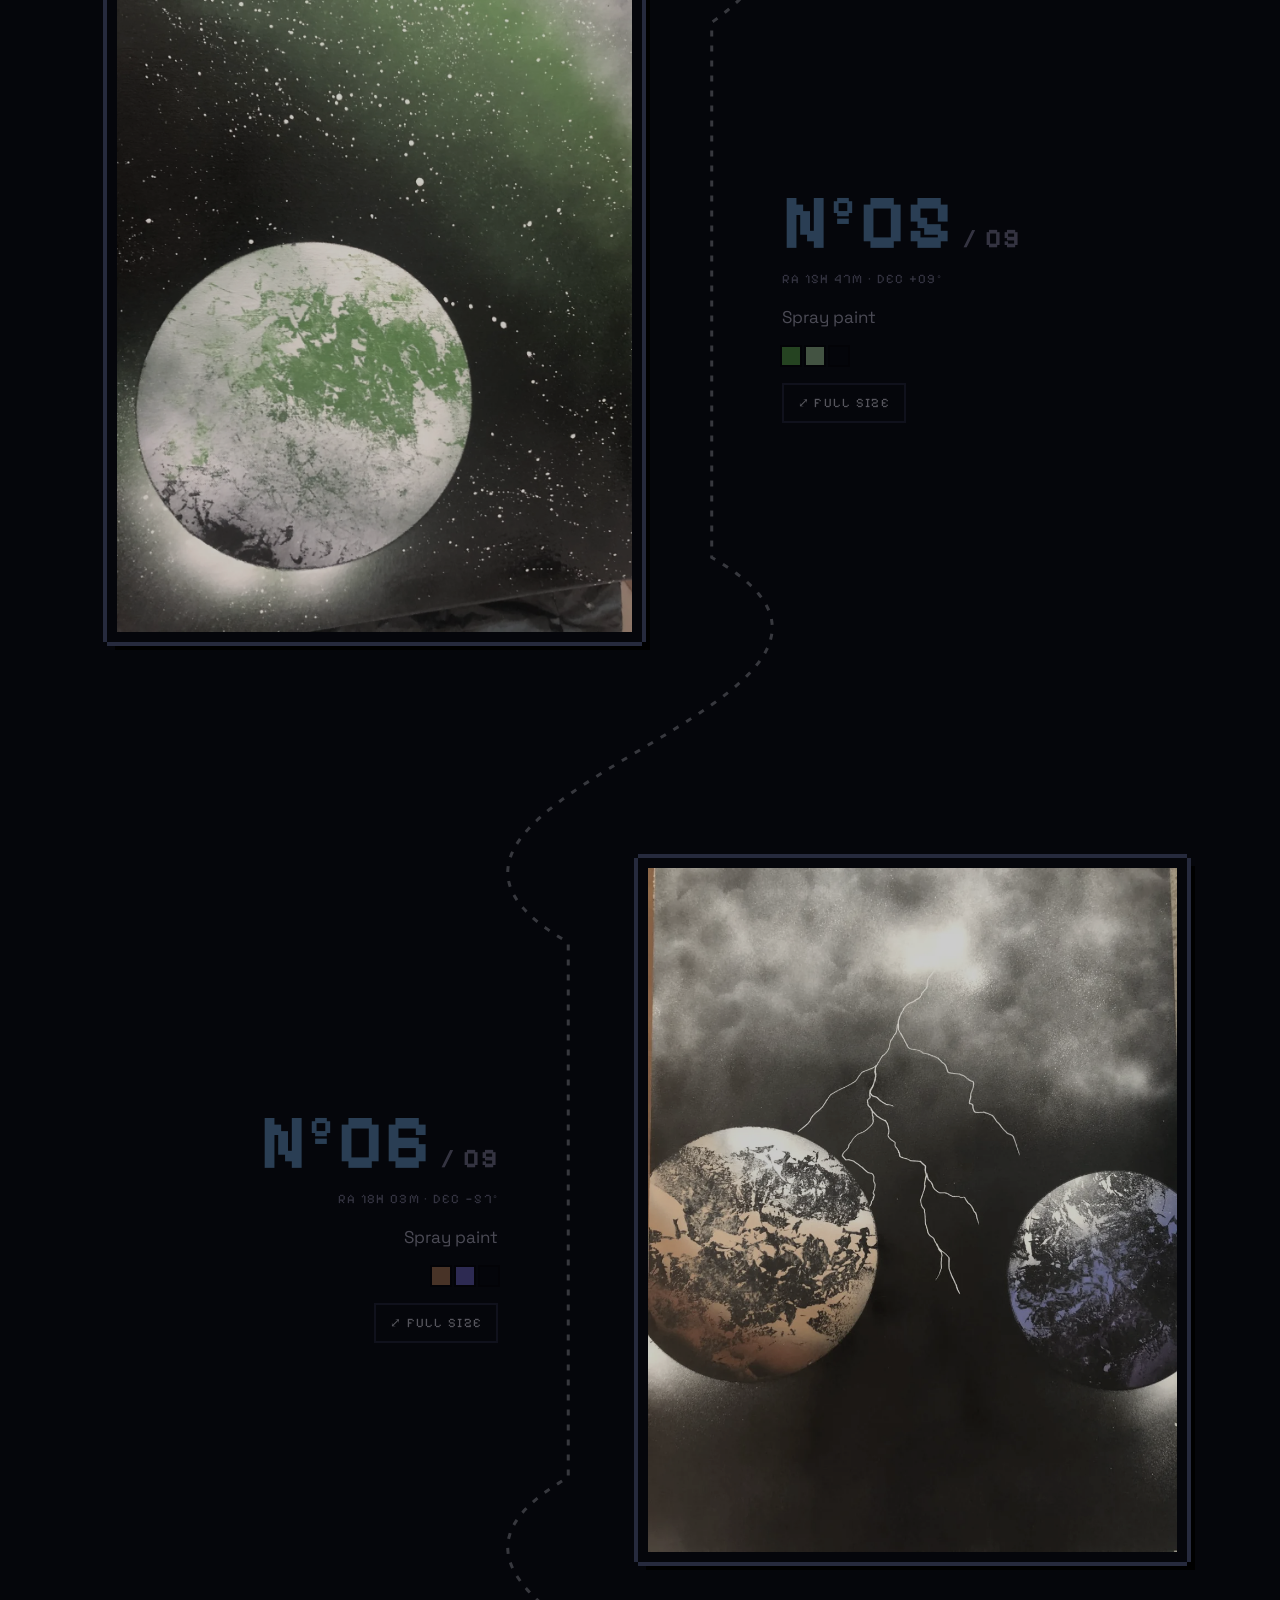
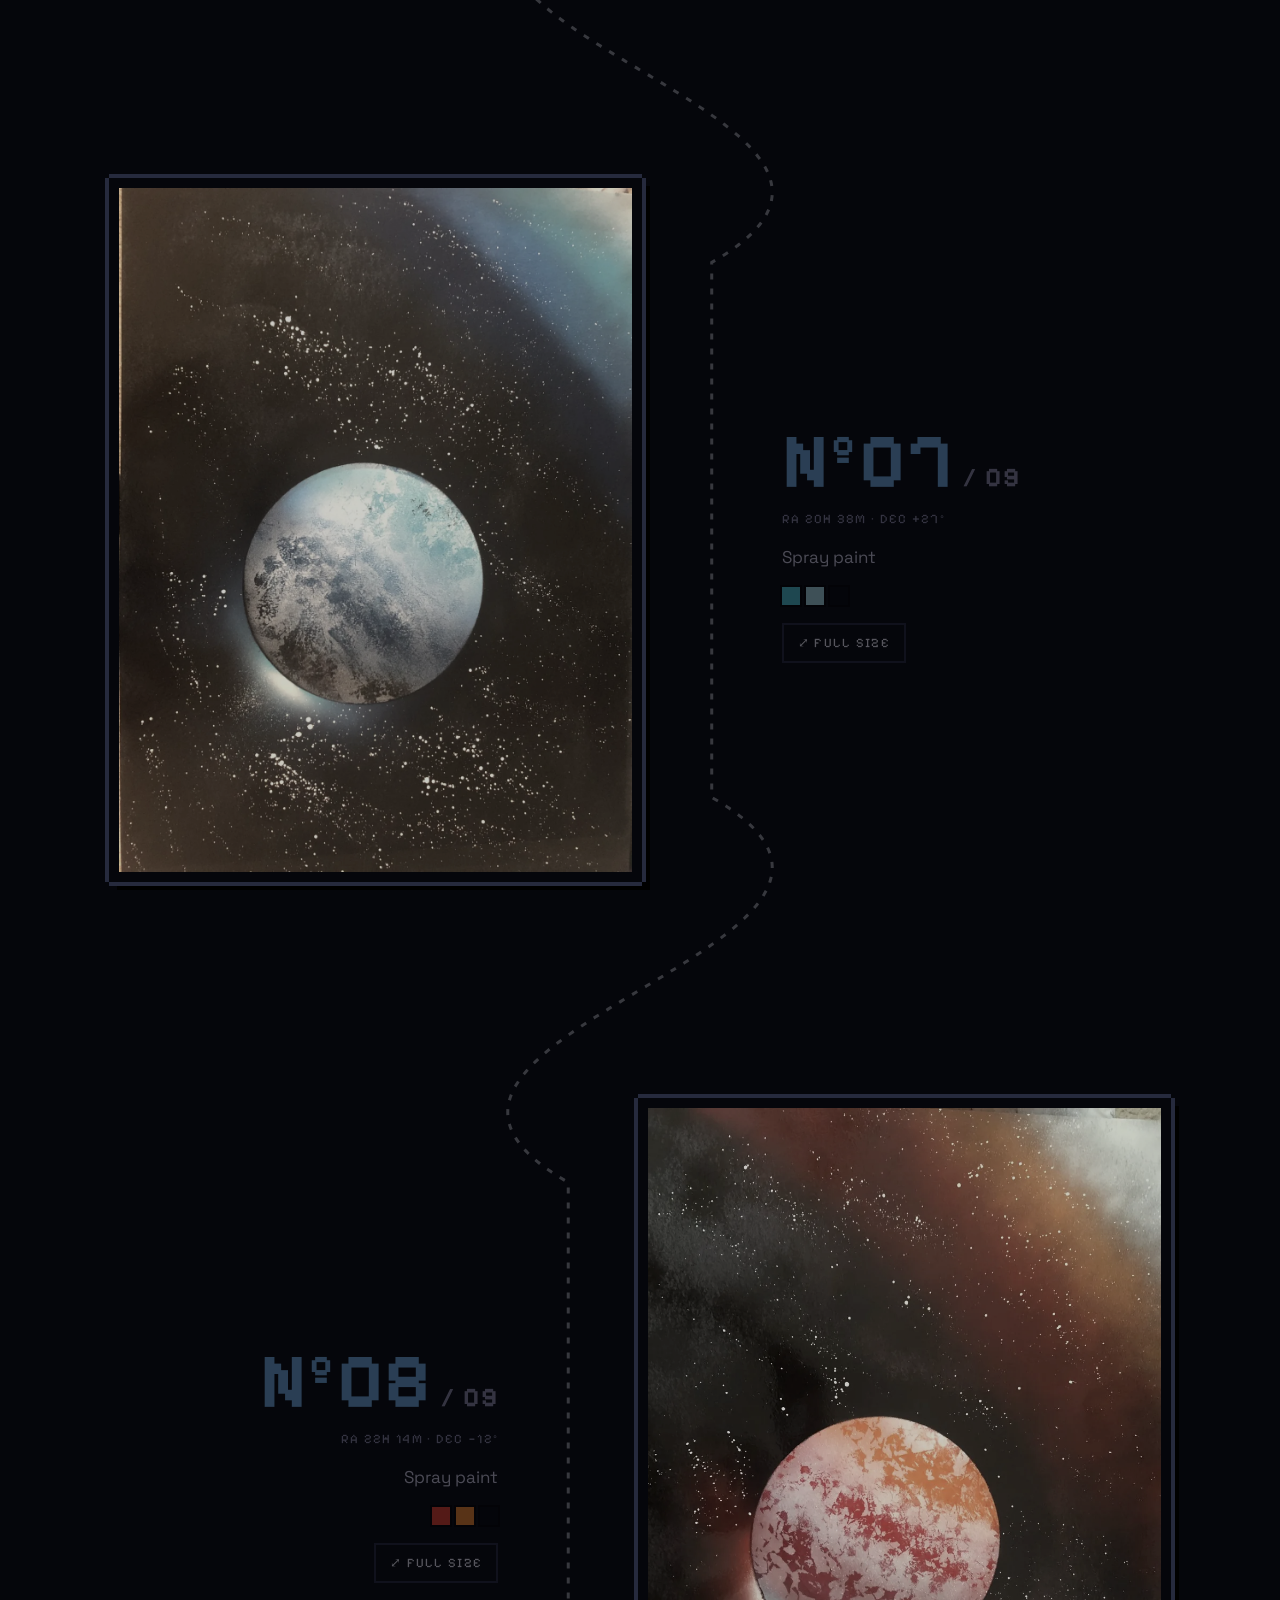
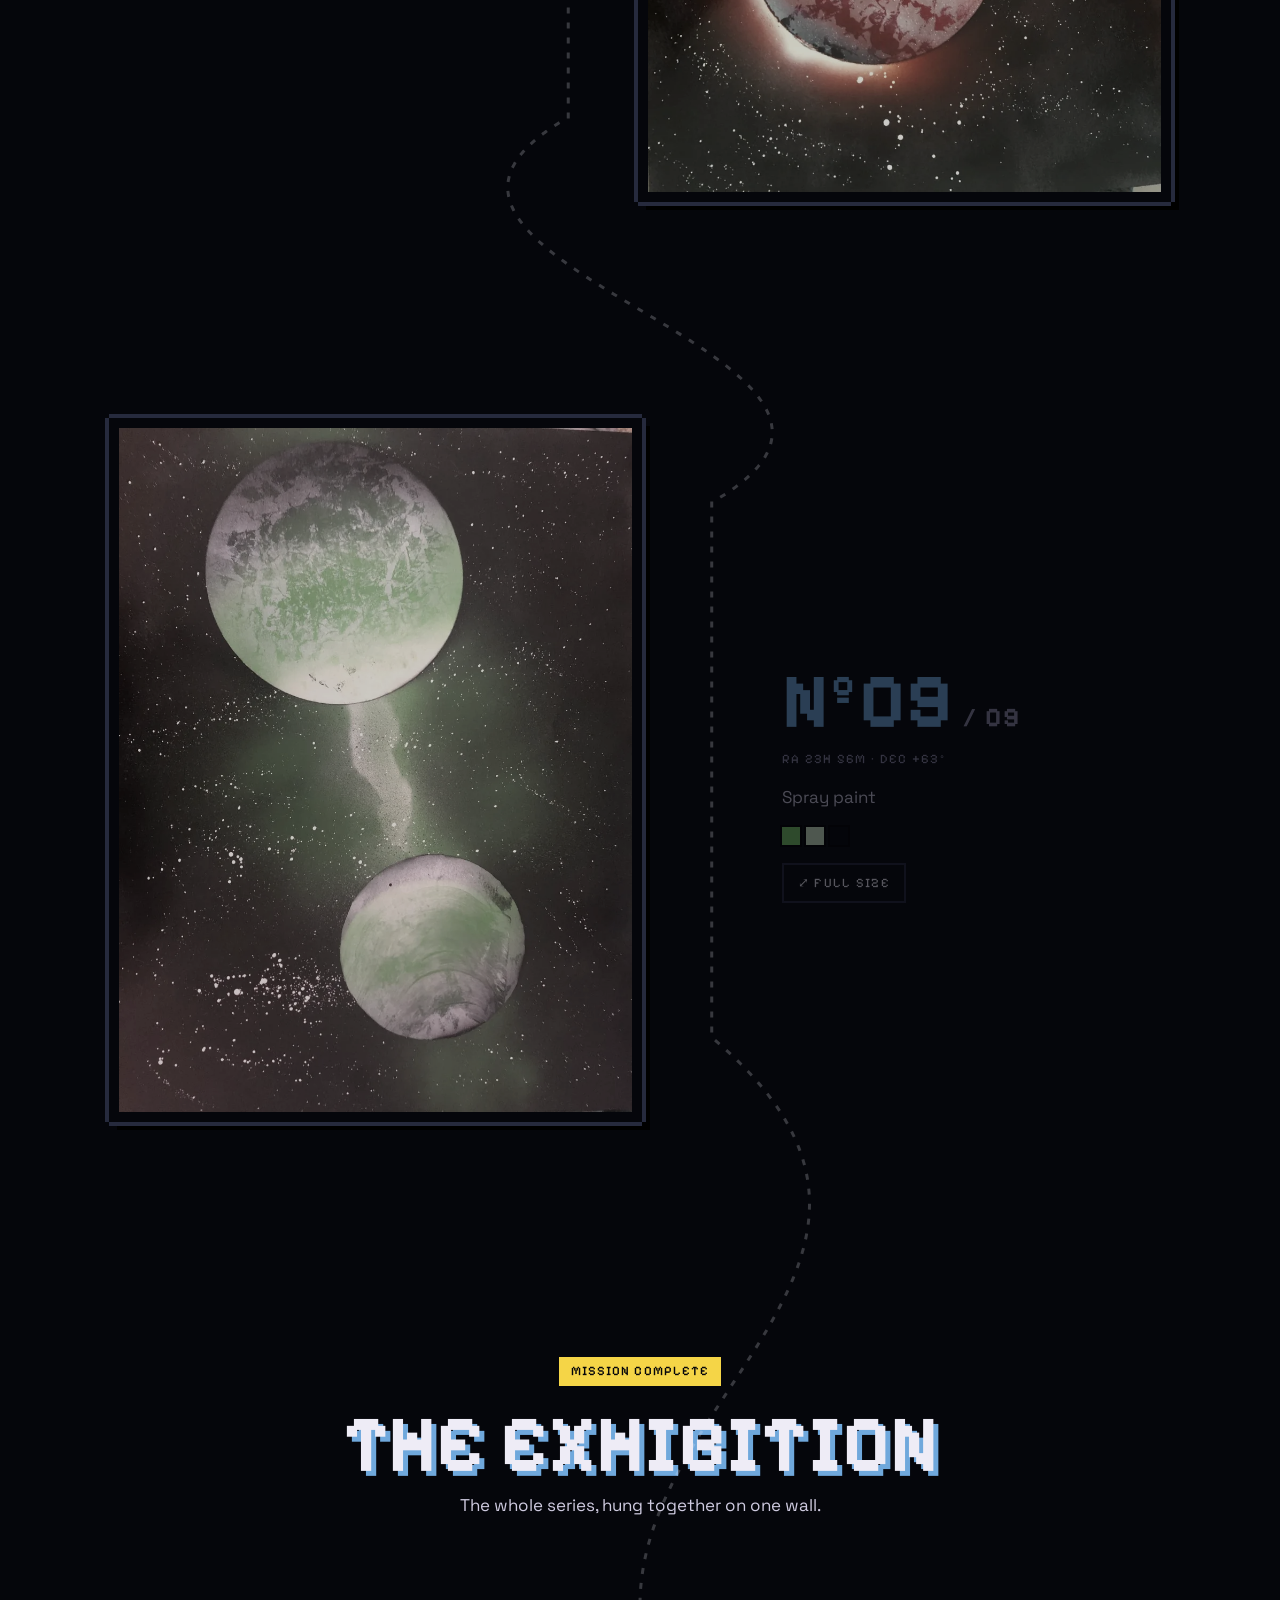
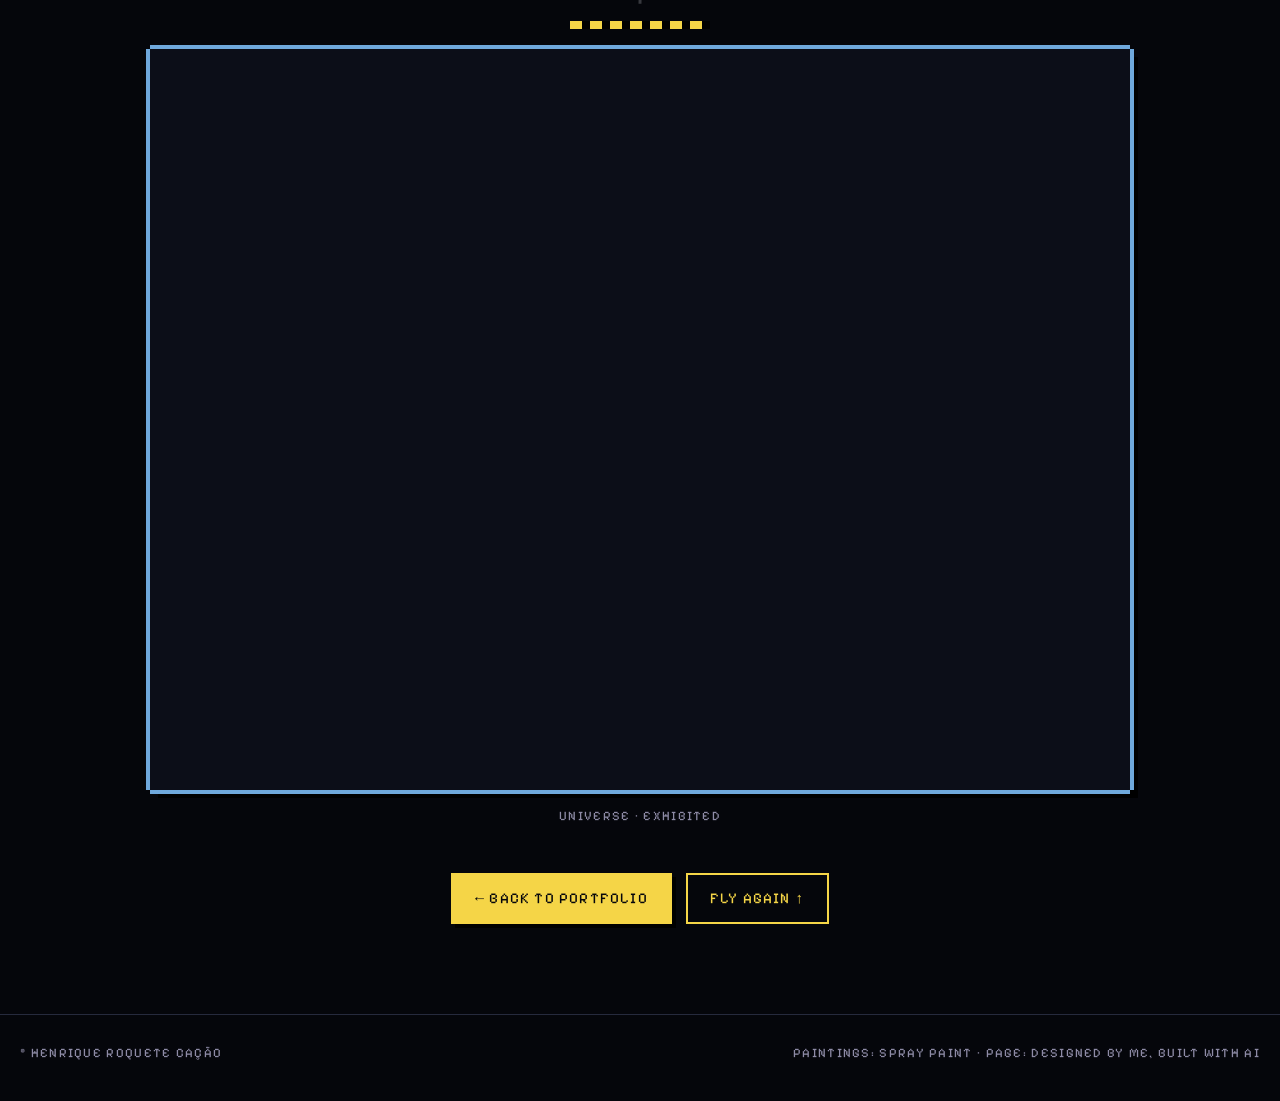
<file: universe/index.html>
<!DOCTYPE html>
<html lang="en" class="no-js">
<head>
  <meta charset="UTF-8" />
  <meta name="viewport" content="width=device-width, initial-scale=1" />
  <title>Universe — graffiti series by Henrique Roquete Cação</title>
  <meta name="description" content="Universe: a series of spray-paint paintings of planets and space by Henrique Roquete Cação, shown as a scroll journey with a pixel spaceship." />
  <meta name="theme-color" content="#05060B" />
  <meta property="og:title" content="Universe — graffiti series" />
  <meta property="og:description" content="Spray-paint paintings of planets, explored by a pixel spaceship as you scroll." />
  <meta property="og:image" content="thumbnail.webp" />
  <link rel="icon" href="../favicon.ico" sizes="any" />
  <link rel="preconnect" href="https://fonts.googleapis.com" />
  <link rel="preconnect" href="https://fonts.gstatic.com" crossorigin />
  <link href="https://fonts.googleapis.com/css2?family=Pixelify+Sans:wght@400;500;700&family=Space+Grotesk:wght@400;500&display=swap" rel="stylesheet" />
  <link rel="stylesheet" href="css/styles.css" />
  <script>document.documentElement.className = 'js';</script>
</head>
<body>
  <!-- background: pixel starfield (canvas) + colour-shifting nebula + scanlines -->
  <canvas id="sky" aria-hidden="true"></canvas>
  <div class="nebula" aria-hidden="true"></div>
  <div class="scan" aria-hidden="true"></div>

  <!-- HUD: back to the portfolio, current stop, progress rail -->
  <header class="hud">
    <div class="hud__bar">
      <a class="back" href="../#work"><b>HRC</b><span>← Portfolio</span></a>
      <p class="readout" aria-live="polite"><i></i><span class="title">Universe</span><span class="num" id="readout">Launch</span></p>
    </div>
    <div class="rail" id="rail" aria-hidden="true"></div>
  </header>

  <main class="flight" id="flight">
    <!-- flight path (drawn by js/main.js from the painting positions) -->
    <svg class="trail" id="trail" aria-hidden="true">
      <defs><clipPath id="done-clip"><rect id="done-rect" x="-2000" y="0" width="6000" height="0" /></clipPath></defs>
      <path id="path-all" /><path id="path-done" class="done" clip-path="url(#done-clip)" />
    </svg>

    <!-- the ship: a 16×20 pixel sprite, built from a text map in js/main.js -->
    <div class="ship idle" id="ship" aria-hidden="true"></div>

    <!-- ============ HERO ============ -->
    <section class="hero">
      <div class="wrap">
        <span class="chip">Graffiti series · Art exhibition</span>
        <h1>Universe</h1>
        <p class="sub">Nine spray-paint paintings of planets and the space around them. Scroll, and the ship flies you from one to the next.</p>

        <div class="brief pframe">
          <p class="label"><span>▶ Concept</span><span>Transmission 01</span></p>
          <p>Exploring graffiti painting as a medium, inspired by space and planets. The goal is to explore multiple techniques within the graffiti medium while representing the infinite and mysterious possibilities of space.</p>
        </div>

        <div class="launch">
          <span class="label">▼ Scroll to launch ▼</span>
          <div class="pad" id="pad" aria-hidden="true"></div>
        </div>
      </div>
    </section>

    <!-- ============ THE PAINTINGS ============ -->
    <section aria-label="The paintings">
      <ol class="stops wrap" id="stops">
        <li class="stop" data-accent="#8E5BE8" data-accent2="#C9B6F2" id="n01">
          <figure class="art">
            <button type="button" class="pframe" data-full="assets/art/universe-01.webp" aria-label="View painting 1 full size">
              <img src="assets/art/universe-01-sm.webp" srcset="assets/art/universe-01-sm.webp 800w, assets/art/universe-01.webp 1600w"
                   sizes="(max-width: 860px) 90vw, 50vw" width="1600" height="1031" alt="Spray-paint painting of a pale lilac planet with violet surface textures, glowing purple against a black starfield." loading="eager" decoding="async">
            </button>
          </figure>
          <div class="cap">
            <p class="no">Nº01<small>/ 09</small></p>
            <p class="coords label">RA 04h 12m · DEC +18°</p>
            <p class="medium">Spray paint</p>
            <div class="swatches" aria-hidden="true"><i style="background:#8E5BE8"></i><i style="background:#C9B6F2"></i><i style="background:#05060B"></i></div>
            <button type="button" class="zoom" data-open="0">⤢ Full size</button>
          </div>
        </li>
        <li class="stop stop--r" data-accent="#FF5A36" data-accent2="#FFD23F" id="n02">
          <figure class="art">
            <button type="button" class="pframe" data-full="assets/art/universe-02.webp" aria-label="View painting 2 full size">
              <img src="assets/art/universe-02-sm.webp" srcset="assets/art/universe-02-sm.webp 488w, assets/art/universe-02.webp 975w"
                   sizes="(max-width: 860px) 90vw, 50vw" width="975" height="1600" alt="Spray-paint painting of a white planet with red, orange and yellow textures, wrapped in a fiery red and yellow glow." loading="lazy" decoding="async">
            </button>
          </figure>
          <div class="cap">
            <p class="no">Nº02<small>/ 09</small></p>
            <p class="coords label">RA 07h 51m · DEC −02°</p>
            <p class="medium">Spray paint</p>
            <div class="swatches" aria-hidden="true"><i style="background:#FF5A36"></i><i style="background:#FFD23F"></i><i style="background:#05060B"></i></div>
            <button type="button" class="zoom" data-open="1">⤢ Full size</button>
          </div>
        </li>
        <li class="stop" data-accent="#57D13B" data-accent2="#E3F5DD" id="n03">
          <figure class="art">
            <button type="button" class="pframe" data-full="assets/art/universe-03.webp" aria-label="View painting 3 full size">
              <img src="assets/art/universe-03-sm.webp" srcset="assets/art/universe-03-sm.webp 546w, assets/art/universe-03.webp 1093w"
                   sizes="(max-width: 860px) 90vw, 50vw" width="1093" height="1600" alt="Spray-paint painting of a white and green planet with a green aurora sweeping across a black sky." loading="lazy" decoding="async">
            </button>
          </figure>
          <div class="cap">
            <p class="no">Nº03<small>/ 09</small></p>
            <p class="coords label">RA 10h 06m · DEC +44°</p>
            <p class="medium">Spray paint</p>
            <div class="swatches" aria-hidden="true"><i style="background:#57D13B"></i><i style="background:#E3F5DD"></i><i style="background:#05060B"></i></div>
            <button type="button" class="zoom" data-open="2">⤢ Full size</button>
          </div>
        </li>
        <li class="stop stop--r" data-accent="#6FA8DC" data-accent2="#DCEBFA" id="n04">
          <figure class="art">
            <button type="button" class="pframe" data-full="assets/art/universe-04.webp" aria-label="View painting 4 full size">
              <img src="assets/art/universe-04-sm.webp" srcset="assets/art/universe-04-sm.webp 800w, assets/art/universe-04.webp 1600w"
                   sizes="(max-width: 860px) 90vw, 50vw" width="1600" height="1074" alt="Spray-paint painting of an icy blue planet half in shadow, with a pale blue haze and white star clusters." loading="lazy" decoding="async">
            </button>
          </figure>
          <div class="cap">
            <p class="no">Nº04<small>/ 09</small></p>
            <p class="coords label">RA 13h 29m · DEC −31°</p>
            <p class="medium">Spray paint</p>
            <div class="swatches" aria-hidden="true"><i style="background:#6FA8DC"></i><i style="background:#DCEBFA"></i><i style="background:#05060B"></i></div>
            <button type="button" class="zoom" data-open="3">⤢ Full size</button>
          </div>
        </li>
        <li class="stop" data-accent="#62B84A" data-accent2="#B8E6A8" id="n05">
          <figure class="art">
            <button type="button" class="pframe" data-full="assets/art/universe-05.webp" aria-label="View painting 5 full size">
              <img src="assets/art/universe-05-sm.webp" srcset="assets/art/universe-05-sm.webp 602w, assets/art/universe-05.webp 1205w"
                   sizes="(max-width: 860px) 90vw, 50vw" width="1205" height="1600" alt="Spray-paint painting on canvas of a green-textured planet low in the frame, under a green-tinted sky full of stars." loading="lazy" decoding="async">
            </button>
          </figure>
          <div class="cap">
            <p class="no">Nº05<small>/ 09</small></p>
            <p class="coords label">RA 15h 47m · DEC +09°</p>
            <p class="medium">Spray paint</p>
            <div class="swatches" aria-hidden="true"><i style="background:#62B84A"></i><i style="background:#B8E6A8"></i><i style="background:#05060B"></i></div>
            <button type="button" class="zoom" data-open="4">⤢ Full size</button>
          </div>
        </li>
        <li class="stop stop--r" data-accent="#C68A5C" data-accent2="#7A6FD6" id="n06">
          <figure class="art">
            <button type="button" class="pframe" data-full="assets/art/universe-06.webp" aria-label="View painting 6 full size">
              <img src="assets/art/universe-06-sm.webp" srcset="assets/art/universe-06-sm.webp 618w, assets/art/universe-06.webp 960w"
                   sizes="(max-width: 860px) 90vw, 50vw" width="960" height="1242" alt="Spray-paint painting of two planets, one copper and one violet, under grey storm clouds with a white lightning bolt between them." loading="lazy" decoding="async">
            </button>
          </figure>
          <div class="cap">
            <p class="no">Nº06<small>/ 09</small></p>
            <p class="coords label">RA 18h 03m · DEC −57°</p>
            <p class="medium">Spray paint</p>
            <div class="swatches" aria-hidden="true"><i style="background:#C68A5C"></i><i style="background:#7A6FD6"></i><i style="background:#05060B"></i></div>
            <button type="button" class="zoom" data-open="5">⤢ Full size</button>
          </div>
        </li>
        <li class="stop" data-accent="#4FC3D1" data-accent2="#A8DDE6" id="n07">
          <figure class="art">
            <button type="button" class="pframe" data-full="assets/art/universe-07.webp" aria-label="View painting 7 full size">
              <img src="assets/art/universe-07-sm.webp" srcset="assets/art/universe-07-sm.webp 600w, assets/art/universe-07.webp 1200w"
                   sizes="(max-width: 860px) 90vw, 50vw" width="1200" height="1600" alt="Spray-paint painting of a blue-grey planet with turquoise highlights, set in a dense field of white stars." loading="lazy" decoding="async">
            </button>
          </figure>
          <div class="cap">
            <p class="no">Nº07<small>/ 09</small></p>
            <p class="coords label">RA 20h 38m · DEC +27°</p>
            <p class="medium">Spray paint</p>
            <div class="swatches" aria-hidden="true"><i style="background:#4FC3D1"></i><i style="background:#A8DDE6"></i><i style="background:#05060B"></i></div>
            <button type="button" class="zoom" data-open="6">⤢ Full size</button>
          </div>
        </li>
        <li class="stop stop--r" data-accent="#E8432F" data-accent2="#F28A2E" id="n08">
          <figure class="art">
            <button type="button" class="pframe" data-full="assets/art/universe-08.webp" aria-label="View painting 8 full size">
              <img src="assets/art/universe-08-sm.webp" srcset="assets/art/universe-08-sm.webp 600w, assets/art/universe-08.webp 960w"
                   sizes="(max-width: 860px) 90vw, 50vw" width="960" height="1280" alt="Spray-paint painting of a planet with red and orange textures, lit from behind, against a smoky red and black sky." loading="lazy" decoding="async">
            </button>
          </figure>
          <div class="cap">
            <p class="no">Nº08<small>/ 09</small></p>
            <p class="coords label">RA 22h 14m · DEC −12°</p>
            <p class="medium">Spray paint</p>
            <div class="swatches" aria-hidden="true"><i style="background:#E8432F"></i><i style="background:#F28A2E"></i><i style="background:#05060B"></i></div>
            <button type="button" class="zoom" data-open="7">⤢ Full size</button>
          </div>
        </li>
        <li class="stop" data-accent="#7CCB6A" data-accent2="#D7F0CF" id="n09">
          <figure class="art">
            <button type="button" class="pframe" data-full="assets/art/universe-09.webp" aria-label="View painting 9 full size">
              <img src="assets/art/universe-09-sm.webp" srcset="assets/art/universe-09-sm.webp 600w, assets/art/universe-09.webp 960w"
                   sizes="(max-width: 860px) 90vw, 50vw" width="960" height="1280" alt="Spray-paint painting of two pale green planets stacked vertically, joined by a white trail of light." loading="lazy" decoding="async">
            </button>
          </figure>
          <div class="cap">
            <p class="no">Nº09<small>/ 09</small></p>
            <p class="coords label">RA 23h 56m · DEC +63°</p>
            <p class="medium">Spray paint</p>
            <div class="swatches" aria-hidden="true"><i style="background:#7CCB6A"></i><i style="background:#D7F0CF"></i><i style="background:#05060B"></i></div>
            <button type="button" class="zoom" data-open="8">⤢ Full size</button>
          </div>
        </li>
      </ol>
    </section>

    <!-- ============ FINALE: the exhibition ============ -->
    <section class="finale" id="finale" data-accent="#FF5A36" data-accent2="#4FC3D1">
      <div class="wrap">
        <span class="chip">Mission complete</span>
        <h2>The exhibition</h2>
        <p>The whole series, hung together on one wall.</p>
        <div class="dock" id="dock" aria-hidden="true"></div>
        <figure class="wall">
          <button type="button" class="pframe art-btn" data-full="assets/art/exhibition.webp" aria-label="View the exhibition photo full size">
            <img src="assets/art/exhibition.webp" width="1024" height="768" loading="lazy" decoding="async"
                 alt="The Universe series hung together on a white wall: spray-paint planet paintings in blue, red, copper, green, purple and grey.">
          </button>
          <figcaption class="label">Universe · exhibited</figcaption>
        </figure>
        <div class="ctas">
          <a class="btn btn--fill" href="../#work">← Back to portfolio</a>
          <button class="btn btn--line" type="button" id="again">Fly again ↑</button>
        </div>
      </div>
    </section>
  </main>

  <footer>
    <div class="wrap">
      <span class="label">© Henrique Roquete Cação</span>
      <span class="label">Paintings: spray paint · Page: designed by me, built with AI</span>
    </div>
  </footer>

  <!-- full-size viewer -->
  <dialog class="lightbox" id="lightbox" aria-label="Painting viewer">
    <button class="lb-btn lb-close" type="button" data-lb="close" aria-label="Close">×</button>
    <button class="lb-btn lb-prev" type="button" data-lb="prev" aria-label="Previous painting">‹</button>
    <button class="lb-btn lb-next" type="button" data-lb="next" aria-label="Next painting">›</button>
    <figure><img id="lb-img" alt=""><figcaption class="label" id="lb-cap"></figcaption></figure>
  </dialog>

  <script src="js/main.js" defer></script>
</body>
</html>
</file>
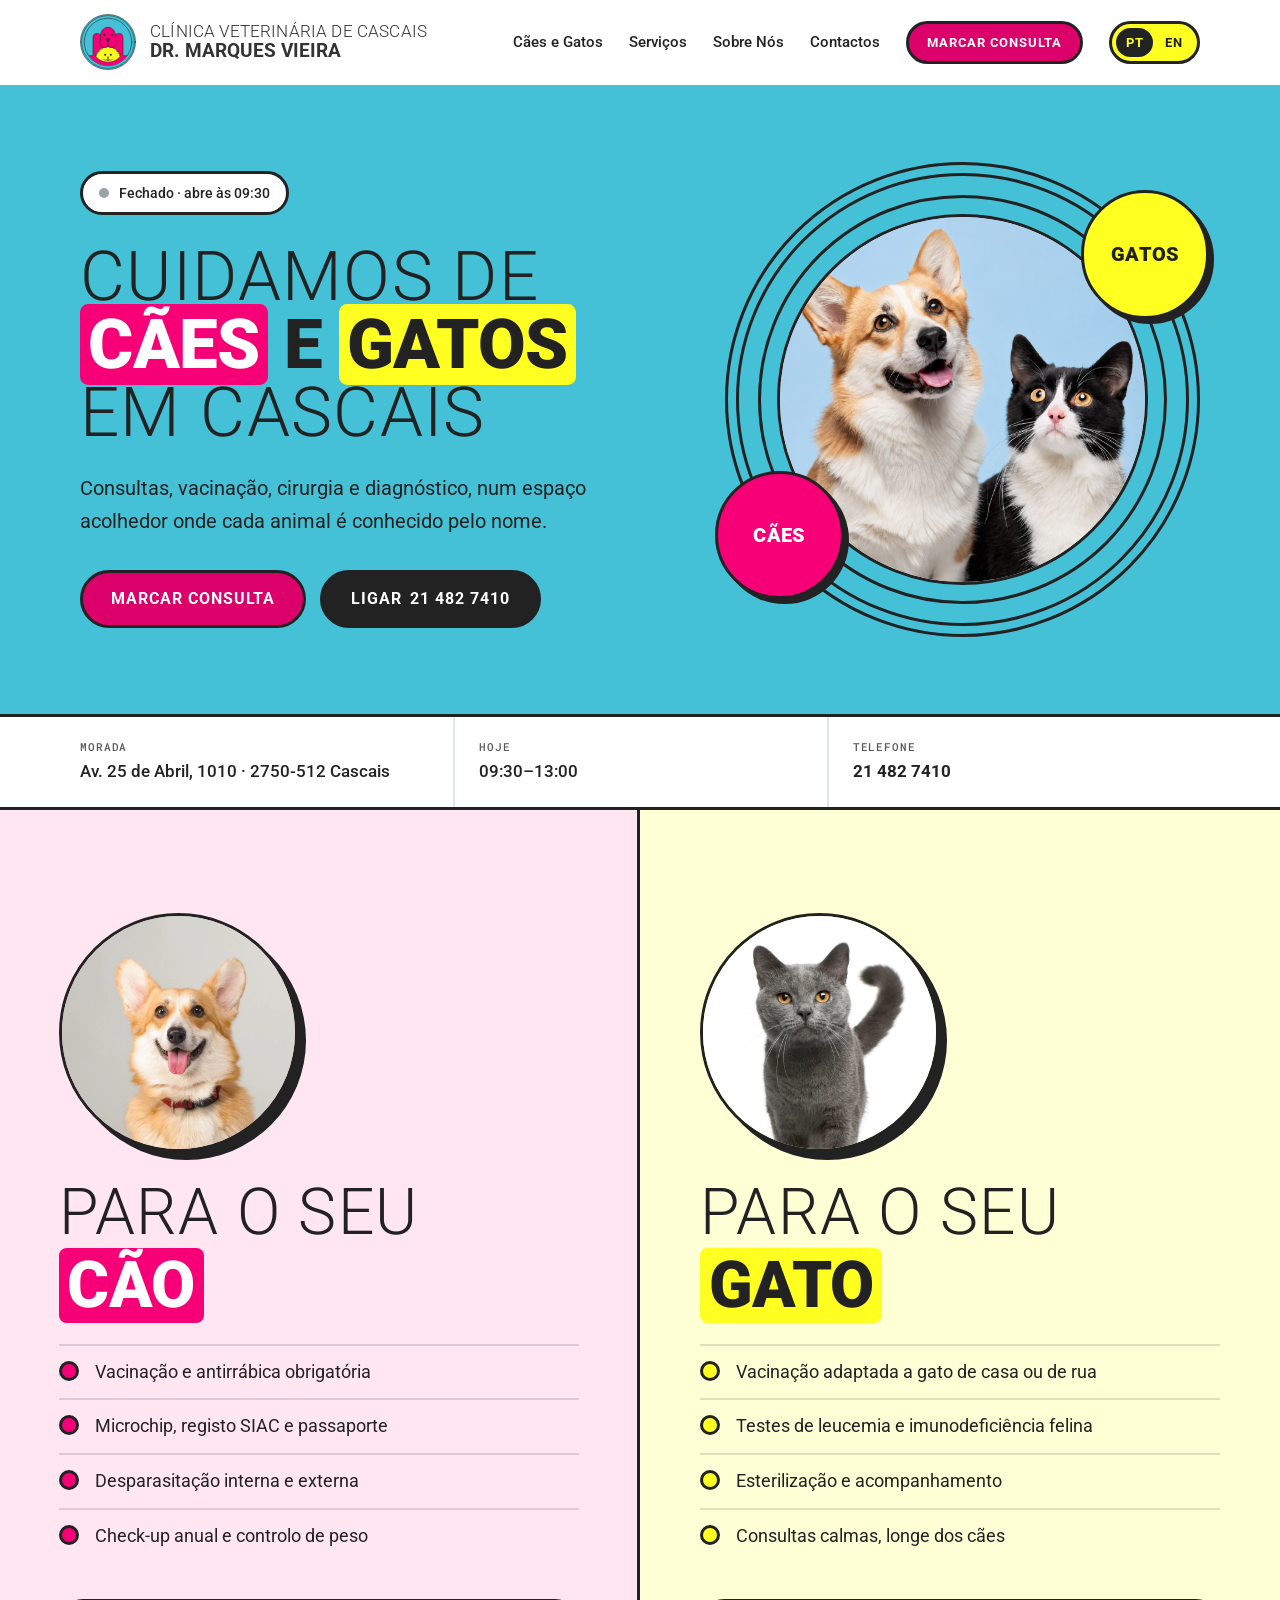
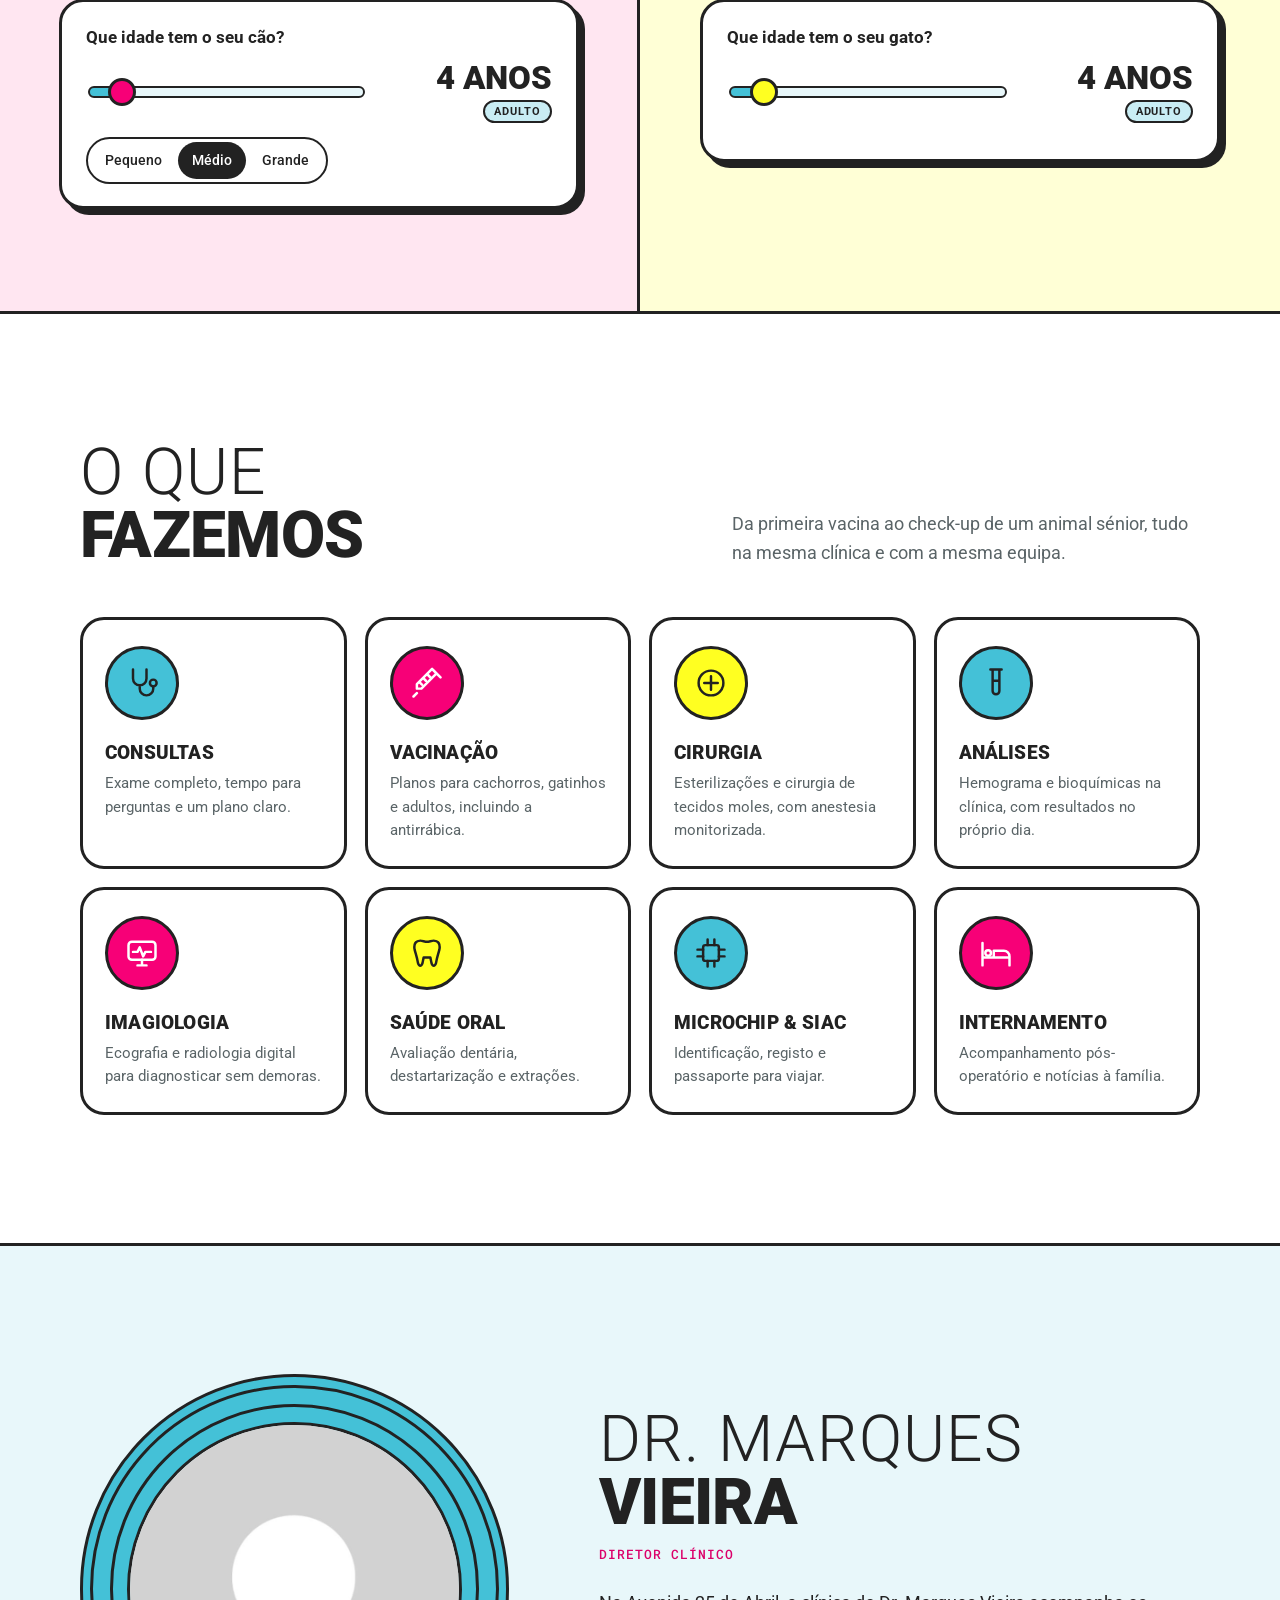
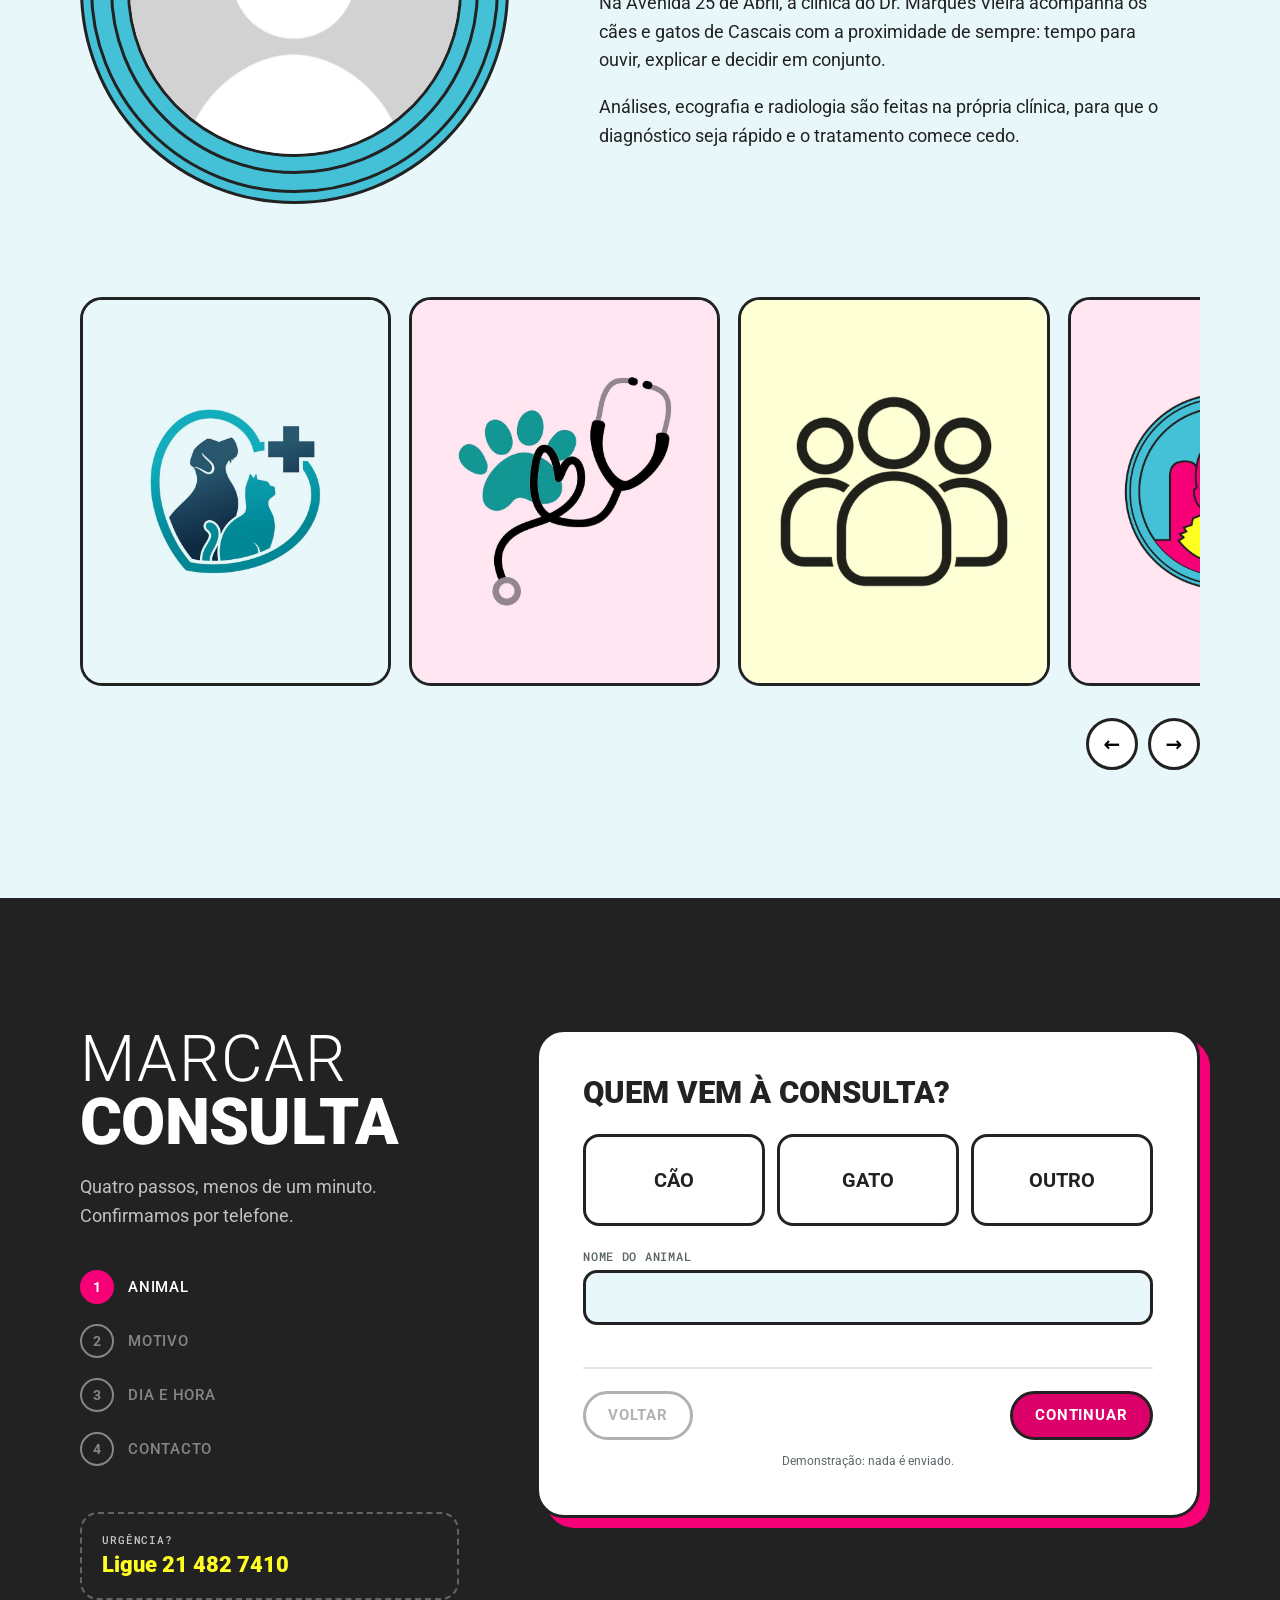
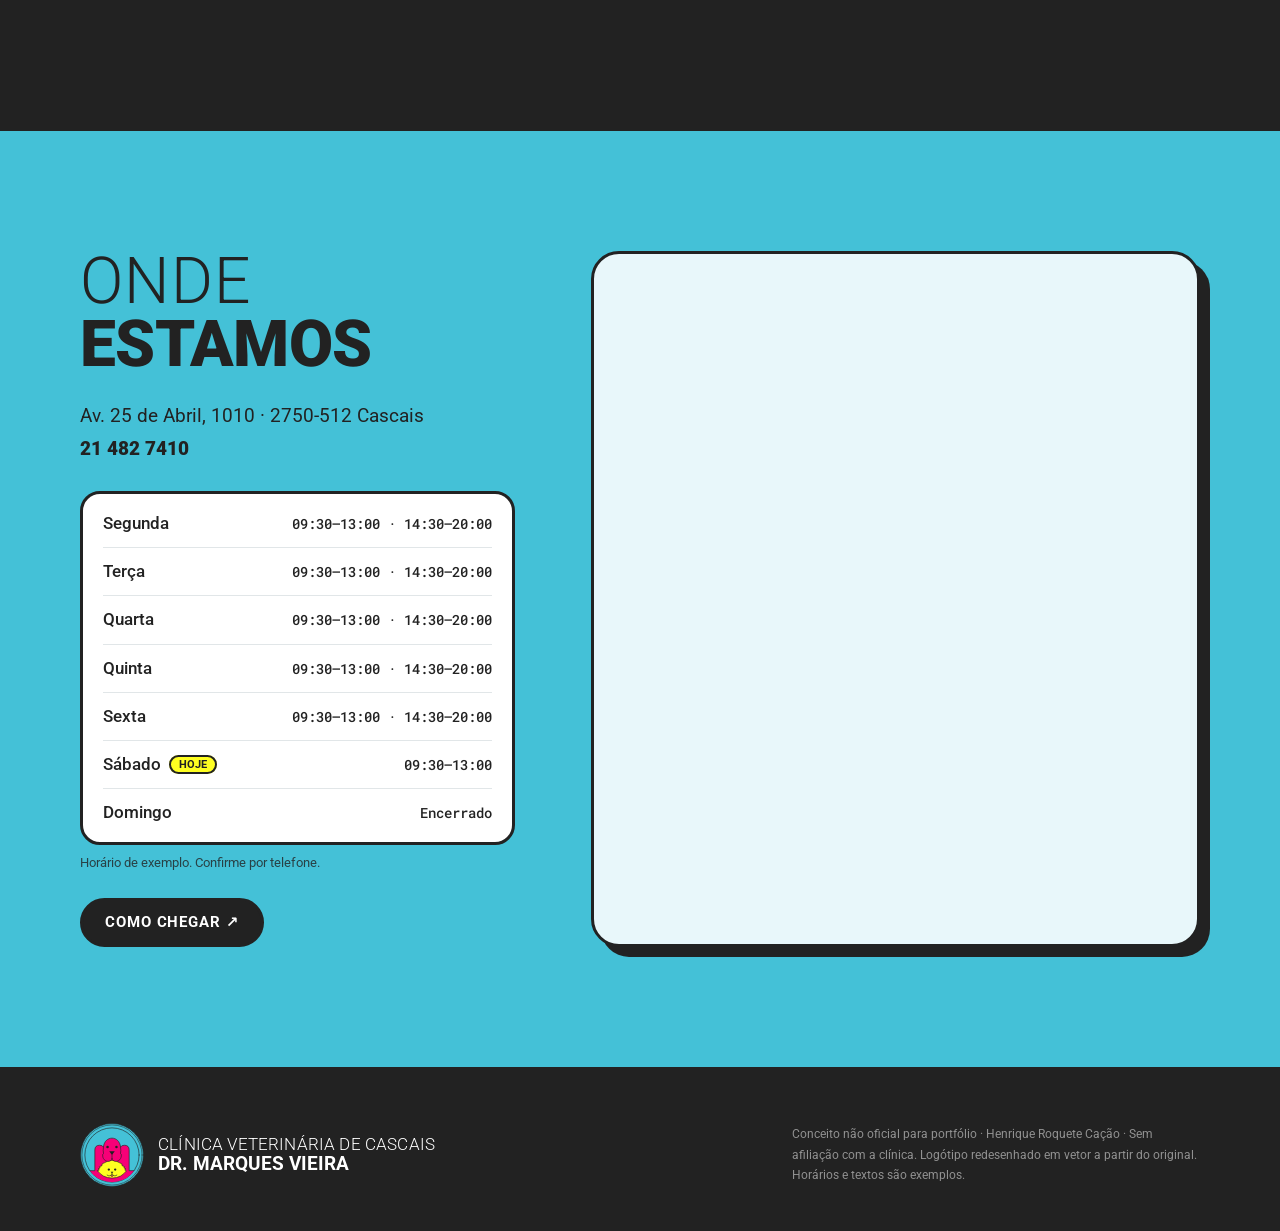
<file: vet-cascais-marques-vieira/index.html>
<!doctype html>
<html lang="pt-PT">
<head>
  <meta charset="utf-8" />
  <meta name="viewport" content="width=device-width, initial-scale=1" />
  <title>Clínica Veterinária de Cascais · Dr. Marques Vieira</title>
  <meta name="description" content="Clínica veterinária para cães e gatos em Cascais. Consultas, vacinação, cirurgia e diagnóstico na Av. 25 de Abril." data-i18n-content="meta.desc" />
  <meta name="theme-color" content="#44C1D7" />
  <link rel="icon" type="image/svg+xml" href="assets/logo-emblem.svg" />

  <!-- Roboto is the typeface of the clinic's own lockup (light caps + bold caps) -->
  <link rel="preconnect" href="https://fonts.googleapis.com" />
  <link rel="preconnect" href="https://fonts.gstatic.com" crossorigin />
  <link href="https://fonts.googleapis.com/css2?family=Roboto:wght@300;400;500;700;900&family=Roboto+Mono:wght@500&display=swap" rel="stylesheet" />

  <link rel="stylesheet" href="css/styles.css" />
</head>
<body>
  <!--
    Translations: every element with data-i18n="key" gets its content from
    js/i18n.js (PT + EN). data-i18n-aria / -alt / -label / -content do the same
    for aria-label, alt, photo-slot labels and meta content. The PT text below
    is the default and matches the PT dictionary.
  -->
  <a class="skip" href="#conteudo" data-i18n="skip">Saltar para o conteúdo</a>

  <!-- ============ Header: the clinic's real lockup ============ -->
  <header class="head" data-head>
    <div class="wrap head__in">
      <a class="lockup" href="#topo" data-i18n-aria="nav.home" aria-label="Clínica Veterinária de Cascais, Dr. Marques Vieira — início">
        <img class="lockup__emblem" src="assets/logo-emblem.svg" alt="" width="56" height="56" />
        <span class="lockup__text">
          <span class="lockup__l1">Clínica Veterinária de Cascais</span>
          <span class="lockup__l2">Dr. Marques Vieira</span>
        </span>
      </a>
      <nav class="menu" data-i18n-aria="nav.label" aria-label="Principal" data-menu>
        <a href="#caes-gatos" data-i18n="nav.pets">Cães e Gatos</a>
        <a href="#servicos" data-i18n="nav.services">Serviços</a>
        <a href="#clinica" data-i18n="nav.about">Sobre Nós</a>
        <a href="#contactos" data-i18n="nav.contacts">Contactos</a>
        <a href="#marcar" class="btn btn--mag" data-i18n="cta.book">Marcar consulta</a>
        <!-- Language toggle (brand yellow): shows both, highlights the active one -->
        <button class="lang" type="button" data-lang-toggle aria-label="Mudar para inglês" data-i18n-aria="lang.switch">
          <span data-lang-opt="pt">PT</span><span data-lang-opt="en">EN</span>
        </button>
      </nav>
      <button class="burger" aria-expanded="false" aria-label="Abrir menu" data-burger><span></span><span></span><span></span></button>
    </div>
  </header>

  <main id="conteudo">

    <!-- ============ Hero: cyan "sky" like the emblem ============ -->
    <section class="hero" id="topo">
      <div class="wrap hero__grid">
        <div class="hero__copy">
          <p class="pill"><span class="pill__dot" data-status-dot></span><span data-status>—</span></p>
          <h1 class="title title--xl" data-i18n="hero.title">
            <span class="title__light">Cuidamos de</span>
            <span class="title__bold"><mark class="hl hl--mag">cães</mark> e <mark class="hl hl--yel">gatos</mark></span>
            <span class="title__light">em Cascais</span>
          </h1>
          <p class="hero__lede" data-i18n="hero.lede">
            Consultas, vacinação, cirurgia e diagnóstico, num espaço acolhedor
            onde cada animal é conhecido pelo nome.
          </p>
          <div class="hero__cta">
            <a href="#marcar" class="btn btn--mag btn--lg" data-i18n="cta.book">Marcar consulta</a>
            <a data-tel class="btn btn--ink btn--lg"><span data-i18n="cta.call">Ligar</span> <span data-phone></span></a>
          </div>
        </div>

        <!-- Circle photo inside the emblem's triple ring -->
        <div class="hero__visual" aria-hidden="true">
          <div class="rings"><span></span><span></span><span></span></div>
          <figure class="ph ph--circle hero__photo" data-photo="hero.jpg" data-label="Foto principal · cão e gato" data-i18n-label="ph.hero" data-ratio="1/1"></figure>
          <span class="badge badge--mag" data-i18n="badge.dogs">Cães</span>
          <span class="badge badge--yel" data-i18n="badge.cats">Gatos</span>
        </div>
      </div>

      <!-- Info band: white with dark text for legibility -->
      <div class="ground">
        <div class="wrap ground__grid">
          <div><span class="label" data-i18n="band.address">Morada</span><span data-address></span></div>
          <div><span class="label" data-i18n="band.today">Hoje</span><span data-today></span></div>
          <div><span class="label" data-i18n="band.phone">Telefone</span><a data-tel><span data-phone></span></a></div>
        </div>
      </div>
    </section>

    <!-- ============ Dogs / Cats split (soft tints of the brand magenta + yellow) ============ -->
    <section class="split" id="caes-gatos">
      <article class="pet pet--dog">
        <div class="pet__in">
          <figure class="ph ph--circle pet__photo" data-photo="cao.jpg" data-label="Cão" data-i18n-label="ph.dog" data-ratio="1/1"></figure>
          <h2 class="title" data-i18n="dog.title"><span class="title__light">Para o seu</span><span class="title__bold"><mark class="hl hl--mag">cão</mark></span></h2>
          <ul class="ticks" data-i18n="dog.list">
            <li>Vacinação e antirrábica obrigatória</li>
            <li>Microchip, registo SIAC e passaporte</li>
            <li>Desparasitação interna e externa</li>
            <li>Check-up anual e controlo de peso</li>
          </ul>

          <!-- Age picker: the animal's own age + size → life stage -->
          <div class="age" data-age="dog">
            <p class="age__q" data-i18n="dog.ageQ">Que idade tem o seu cão?</p>
            <div class="age__row">
              <label class="sr" for="age-dog" data-i18n="dog.ageLabel">Idade do cão</label>
              <input id="age-dog" type="range" min="1" max="40" value="4" data-age-input />
              <output class="age__out" data-age-out>—</output>
            </div>
            <div class="seg" role="radiogroup" data-i18n-aria="dog.size" aria-label="Porte">
              <label><input type="radio" name="porte" value="small" /><span data-i18n="size.small">Pequeno</span></label>
              <label><input type="radio" name="porte" value="medium" checked /><span data-i18n="size.medium">Médio</span></label>
              <label><input type="radio" name="porte" value="large" /><span data-i18n="size.large">Grande</span></label>
            </div>
          </div>
        </div>
      </article>

      <article class="pet pet--cat">
        <div class="pet__in">
          <figure class="ph ph--circle pet__photo" data-photo="gato.jpg" data-label="Gato" data-i18n-label="ph.cat" data-ratio="1/1"></figure>
          <h2 class="title" data-i18n="cat.title"><span class="title__light">Para o seu</span><span class="title__bold"><mark class="hl hl--yel">gato</mark></span></h2>
          <ul class="ticks" data-i18n="cat.list">
            <li>Vacinação adaptada a gato de casa ou de rua</li>
            <li>Testes de leucemia e imunodeficiência felina</li>
            <li>Esterilização e acompanhamento</li>
            <li>Consultas calmas, longe dos cães</li>
          </ul>

          <div class="age" data-age="cat">
            <p class="age__q" data-i18n="cat.ageQ">Que idade tem o seu gato?</p>
            <div class="age__row">
              <label class="sr" for="age-cat" data-i18n="cat.ageLabel">Idade do gato</label>
              <input id="age-cat" type="range" min="1" max="40" value="4" data-age-input />
              <output class="age__out" data-age-out>—</output>
            </div>
          </div>
        </div>
      </article>
    </section>

    <!-- ============ Services: circle icon grid ============ -->
    <section class="section services" id="servicos">
      <div class="wrap">
        <header class="section__head">
          <h2 class="title" data-i18n="svc.title"><span class="title__light">O que</span><span class="title__bold">fazemos</span></h2>
          <p data-i18n="svc.intro">Da primeira vacina ao check-up de um animal sénior, tudo na mesma clínica e com a mesma equipa.</p>
        </header>
        <ul class="svc" data-services></ul>
      </div>
    </section>

    <!-- ============ About us ============ -->
    <section class="section clinic" id="clinica">
      <div class="wrap clinic__grid">
        <div class="clinic__photo">
          <div class="rings rings--sm"><span></span><span></span><span></span></div>
          <figure class="ph ph--circle" data-photo="dr-marques-vieira.jpg" data-label="Dr. Marques Vieira" data-ratio="1/1"></figure>
        </div>
        <div class="clinic__copy">
          <h2 class="title"><span class="title__light">Dr. Marques</span><span class="title__bold">Vieira</span></h2>
          <p class="clinic__role" data-i18n="about.role">Diretor clínico</p>
          <p data-i18n="about.p1">
            Na Avenida 25 de Abril, a clínica do Dr. Marques Vieira acompanha os cães e gatos
            de Cascais com a proximidade de sempre: tempo para ouvir, explicar e decidir em conjunto.
          </p>
          <p data-i18n="about.p2">
            Análises, ecografia e radiologia são feitas na própria clínica, para que o
            diagnóstico seja rápido e o tratamento comece cedo.
          </p>
        </div>
      </div>

      <div class="wrap">
        <div class="strip" data-strip tabindex="0" data-i18n-aria="gallery.label" aria-label="Fotografias da clínica">
          <figure class="ph ph--card" data-photo="espaco-1.jpg" data-label="Receção" data-i18n-label="ph.g1" data-ratio="4/5"></figure>
          <figure class="ph ph--card" data-photo="espaco-2.jpg" data-label="Consultório" data-i18n-label="ph.g2" data-ratio="4/5"></figure>
          <figure class="ph ph--card" data-photo="espaco-3.jpg" data-label="Equipa" data-i18n-label="ph.g3" data-ratio="4/5"></figure>
          <figure class="ph ph--card" data-photo="espaco-4.jpg" data-label="Fachada" data-i18n-label="ph.g4" data-ratio="4/5"></figure>
          <figure class="ph ph--card" data-photo="espaco-5.jpg" data-label="Sala de espera" data-i18n-label="ph.g5" data-ratio="4/5"></figure>
        </div>
        <div class="strip__nav">
          <button class="round" data-strip-prev data-i18n-aria="gallery.prev" aria-label="Fotografia anterior">←</button>
          <button class="round" data-strip-next data-i18n-aria="gallery.next" aria-label="Fotografia seguinte">→</button>
        </div>
      </div>
    </section>

    <!-- ============ Booking wizard ============ -->
    <section class="section book" id="marcar">
      <div class="wrap book__grid">
        <header class="book__head">
          <h2 class="title" data-i18n="book.title"><span class="title__light">Marcar</span><span class="title__bold">consulta</span></h2>
          <p data-i18n="book.intro">Quatro passos, menos de um minuto. Confirmamos por telefone.</p>
          <ol class="steps" data-steps>
            <li class="is-on" data-i18n="step.1">Animal</li><li data-i18n="step.2">Motivo</li><li data-i18n="step.3">Dia e hora</li><li data-i18n="step.4">Contacto</li>
          </ol>
          <div class="urgent">
            <span class="label" data-i18n="book.urgent">Urgência?</span>
            <a data-tel class="urgent__tel"><span data-i18n="book.callNow">Ligue</span> <span data-phone></span></a>
          </div>
        </header>

        <!-- Radio values are language-neutral codes; labels come from i18n -->
        <form class="wiz" data-wiz novalidate>
          <fieldset class="wiz__step is-on" data-step="0">
            <legend data-i18n="wiz.q1">Quem vem à consulta?</legend>
            <div class="choices choices--3">
              <label class="choice choice--mag"><input type="radio" name="especie" value="dog" required /><span><b data-i18n="pet.dog">Cão</b></span></label>
              <label class="choice choice--yel"><input type="radio" name="especie" value="cat" /><span><b data-i18n="pet.cat">Gato</b></span></label>
              <label class="choice choice--cyan"><input type="radio" name="especie" value="other" /><span><b data-i18n="pet.other">Outro</b></span></label>
            </div>
            <label class="input"><span data-i18n="wiz.petName">Nome do animal</span><input name="pet" required autocomplete="off" /></label>
          </fieldset>

          <fieldset class="wiz__step" data-step="1">
            <legend data-i18n="wiz.q2">Qual o motivo?</legend>
            <div class="choices choices--2">
              <label class="choice"><input type="radio" name="motivo" value="general" required /><span data-i18n="reason.general">Consulta geral</span></label>
              <label class="choice"><input type="radio" name="motivo" value="vaccine" /><span data-i18n="reason.vaccine">Vacinação</span></label>
              <label class="choice"><input type="radio" name="motivo" value="checkup" /><span data-i18n="reason.checkup">Check-up anual</span></label>
              <label class="choice"><input type="radio" name="motivo" value="spay" /><span data-i18n="reason.spay">Esterilização</span></label>
              <label class="choice"><input type="radio" name="motivo" value="tests" /><span data-i18n="reason.tests">Exames</span></label>
              <label class="choice"><input type="radio" name="motivo" value="other" /><span data-i18n="reason.other">Outro</span></label>
            </div>
          </fieldset>

          <!-- Step 3: slots generated from the opening hours -->
          <fieldset class="wiz__step" data-step="2">
            <legend data-i18n="wiz.q3">Quando lhe dá jeito?</legend>
            <div class="days" data-days role="radiogroup" data-i18n-aria="wiz.day" aria-label="Dia"></div>
            <div class="slots" data-slots role="radiogroup" data-i18n-aria="wiz.time" aria-label="Hora"></div>
            <input type="hidden" name="dia" required /><input type="hidden" name="hora" required />
          </fieldset>

          <fieldset class="wiz__step" data-step="3">
            <legend data-i18n="wiz.q4">Como o contactamos?</legend>
            <label class="input"><span data-i18n="wiz.name">O seu nome</span><input name="nome" required autocomplete="name" /></label>
            <label class="input"><span data-i18n="wiz.phone">Telemóvel</span><input name="tel" type="tel" inputmode="tel" required pattern="[0-9 +]{9,}" autocomplete="tel" /></label>
          </fieldset>

          <div class="wiz__done" data-done hidden>
            <img src="assets/logo-emblem.svg" alt="" width="72" height="72" />
            <p class="title title--sm" data-i18n="wiz.doneTitle"><span class="title__light">Pedido</span><span class="title__bold">recebido</span></p>
            <p data-summary></p>
            <button type="button" class="btn btn--ghost" data-restart data-i18n="wiz.again">Fazer outro pedido</button>
          </div>

          <div class="wiz__bar" data-bar>
            <button type="button" class="btn btn--ghost" data-back disabled data-i18n="wiz.back">Voltar</button>
            <p class="wiz__err" data-err aria-live="polite"></p>
            <button type="button" class="btn btn--mag" data-next>Continuar</button>
          </div>
          <p class="wiz__note" data-i18n="wiz.demo">Demonstração: nada é enviado.</p>
        </form>
      </div>
    </section>

    <!-- ============ Contacts ============ -->
    <section class="contact" id="contactos">
      <div class="wrap contact__grid">
        <div class="contact__info">
          <h2 class="title" data-i18n="contact.title"><span class="title__light">Onde</span><span class="title__bold">estamos</span></h2>
          <address>
            <span data-address></span><br />
            <a data-tel><span data-phone></span></a>
          </address>
          <dl class="hours" data-hours></dl>
          <p class="hours__note" data-i18n="contact.note">Horário de exemplo. Confirme por telefone.</p>
          <a class="btn btn--ink" data-maps target="_blank" rel="noopener" data-i18n="contact.directions">Como chegar ↗</a>
        </div>
        <div class="contact__map">
          <iframe data-map title="Mapa da clínica" loading="lazy" referrerpolicy="no-referrer-when-downgrade"></iframe>
        </div>
      </div>
    </section>
  </main>

  <footer class="foot">
    <div class="wrap foot__in">
      <div class="lockup lockup--light">
        <img class="lockup__emblem" src="assets/logo-emblem.svg" alt="" width="64" height="64" />
        <span class="lockup__text">
          <span class="lockup__l1">Clínica Veterinária de Cascais</span>
          <span class="lockup__l2">Dr. Marques Vieira</span>
        </span>
      </div>
      <p class="foot__concept" data-i18n="foot.concept">
        Conceito não oficial para portfólio · Henrique Roquete Cação · Sem afiliação com a clínica.
        Logótipo redesenhado em vetor a partir do original. Horários e textos são exemplos.
      </p>
    </div>
  </footer>

  <!-- Phones: round call button styled like the emblem -->
  <a class="fab" data-tel data-i18n-aria="cta.callClinic" aria-label="Ligar para a clínica">
    <svg viewBox="0 0 24 24" aria-hidden="true"><path d="M6.6 10.8a15.1 15.1 0 0 0 6.6 6.6l2.2-2.2c.3-.3.7-.4 1-.2 1.1.4 2.3.6 3.6.6.6 0 1 .4 1 1V20c0 .6-.4 1-1 1A17 17 0 0 1 3 4c0-.6.4-1 1-1h3.5c.6 0 1 .4 1 1 0 1.3.2 2.5.6 3.6.1.3 0 .7-.2 1z" fill="currentColor"/></svg>
  </a>

  <script src="js/i18n.js" defer></script>
  <script src="js/main.js" defer></script>
</body>
</html>
</file>
<file: enjoy-joy/css/styles.css>
/* =========================================================
   Enjoy joy! — açaí one-pager
   Design notes
   - Purple carries the brand (deep plum → electric violet → lavender);
     yellow is the "joy" accent and the only colour for primary actions.
   - Kiwi green appears only as a tiny accent (one social tile, fruit),
     so the purple/yellow pairing stays dominant.
   - Sections alternate dark / light / saturated to give the one-pager
     the rhythm of the brand's Instagram grid.
   ========================================================= */

:root {
  /* purples */
  --plum-950: #1C0730;
  --plum-900: #2B0B45;
  --purple-800: #3F1166;
  --purple-700: #4A1478;
  --violet-600: #6A1FA8;
  --violet-500: #8A3FD1;
  --lav-300: #C7A6F2;
  --lav-100: #EBDDFC;
  /* yellows */
  --yellow-400: #FFC72C;
  --yellow-300: #FFD95A;
  --yellow-600: #E5A800;
  /* accents */
  --kiwi: #7DBA2C;
  --berry: #D62839;
  --cream: #FFF8EC;
  --white: #fff;

  --ink: var(--plum-900);
  --radius: 28px;
  --radius-sm: 16px;
  --shadow-pop: 0 6px 0 rgba(28, 7, 48, .9);
  --wrap: 1200px;

  --f-display: "Lilita One", "Arial Rounded MT Bold", "Arial Black", sans-serif;
  --f-sans: "Nunito", "Segoe UI", system-ui, sans-serif;
  --f-script: "Lilita One", "Arial Rounded MT Bold", sans-serif;   /* accent words: same face, lowercase + tilted like a sticker */
  --f-logo: "Fredoka", "Nunito", sans-serif;

  --ease-pop: cubic-bezier(.34, 1.56, .64, 1);
}

/* ---------- base ---------- */
*, *::before, *::after { box-sizing: border-box; }
html { scroll-behavior: smooth; scroll-padding-top: 84px; }
body {
  margin: 0;
  font-family: var(--f-sans);
  font-size: 17px;
  line-height: 1.5;
  color: var(--ink);
  background: var(--plum-900);
  -webkit-font-smoothing: antialiased;
  overflow-x: hidden;
}
/* paper-grain overlay, like the printed posters in the references */
body::after {
  content: "";
  position: fixed; inset: 0;
  pointer-events: none;
  z-index: 100;
  opacity: .07;
  mix-blend-mode: multiply;
  background-image: url("data:image/svg+xml,%3Csvg xmlns='http://www.w3.org/2000/svg' width='160' height='160'%3E%3Cfilter id='n'%3E%3CfeTurbulence type='fractalNoise' baseFrequency='.9' numOctaves='2' stitchTiles='stitch'/%3E%3C/filter%3E%3Crect width='100%25' height='100%25' filter='url(%23n)'/%3E%3C/svg%3E");
}
img, svg, canvas { display: block; }
a { color: inherit; }
button { font: inherit; cursor: pointer; }
h1, h2, h3, p { margin: 0; }
.wrap { width: min(100% - 32px, var(--wrap)); margin-inline: auto; }
.sr-only { position: absolute; width: 1px; height: 1px; overflow: hidden; clip: rect(0 0 0 0); white-space: nowrap; }
:focus-visible { outline: 3px solid var(--yellow-400); outline-offset: 3px; border-radius: 8px; }

/* ---------- type helpers ---------- */
.display {
  font-family: var(--f-display);
  font-weight: 400;
  text-transform: uppercase;
  font-size: clamp(2.4rem, 5.6vw, 4.8rem);
  line-height: .98;
  letter-spacing: .005em;
  color: var(--white);
  display: flex; flex-wrap: wrap; align-items: baseline; column-gap: .25em;
}
.display > span { display: inline-block; }
.display--purple { color: var(--purple-700); }
.display--light { color: var(--white); }
.display--yellow { color: var(--yellow-400); }
.display--purple .display--yellow { color: var(--yellow-400); -webkit-text-stroke: 0; text-shadow: 3px 3px 0 var(--purple-700); }
.script {
  font-family: var(--f-script);
  text-transform: lowercase;
  font-size: .6em;
  line-height: 1;
  color: var(--yellow-400);
  transform: rotate(-6deg);
  display: inline-block;
  text-shadow: 3px 3px 0 var(--plum-900);
  letter-spacing: .01em;
}
.script--violet { color: var(--violet-600); }
.script--yellow { color: var(--yellow-400); }
.sec-head { margin-bottom: clamp(32px, 5vw, 56px); }
.sec-head--row { display: flex; flex-wrap: wrap; align-items: flex-end; justify-content: space-between; gap: 20px; }
.sec-lead { margin-top: 18px; font-size: 1.15rem; max-width: 52ch; color: var(--purple-800); }
.sec-lead--light { color: var(--lav-100); }

/* ---------- buttons & chips ---------- */
.btn {
  --bg: var(--yellow-400); --fg: var(--plum-900);
  display: inline-flex; align-items: center; gap: 10px;
  padding: 16px 28px;
  border: 0; border-radius: 999px;
  background: var(--bg); color: var(--fg);
  font-family: var(--f-sans); font-weight: 800; font-size: 1.05rem;
  text-decoration: none;
  box-shadow: var(--shadow-pop);
  transition: transform .18s var(--ease-pop), box-shadow .18s;
  white-space: nowrap;
}
.btn:hover { transform: translateY(-3px); box-shadow: 0 9px 0 rgba(28, 7, 48, .9); }
.btn:active { transform: translateY(4px); box-shadow: 0 2px 0 rgba(28, 7, 48, .9); }
.btn--sm { padding: 11px 20px; font-size: .95rem; }
.btn--yellow { --bg: var(--yellow-400); --fg: var(--plum-900); }
.btn--violet { --bg: var(--violet-600); --fg: var(--white); }
.btn--purple { --bg: var(--purple-700); --fg: var(--white); }
.btn--ghost { --bg: transparent; --fg: var(--white); box-shadow: inset 0 0 0 2px var(--lav-300); }
.btn--ghost:hover { box-shadow: inset 0 0 0 2px var(--yellow-400); color: var(--yellow-400); }

.chip {
  display: inline-flex; align-items: center; gap: 8px;
  padding: 7px 14px; border-radius: 999px;
  font-weight: 600; font-size: .9rem;
}
.chip svg { width: 16px; height: 15px; }
.chip--yellow { background: var(--yellow-400); color: var(--plum-900); transform: rotate(-2deg); }

/* ---------- promo marquee ---------- */
.promo {
  background: var(--yellow-400);
  color: var(--plum-900);
  font-weight: 600; font-size: .9rem;
  overflow: hidden; white-space: nowrap;
  padding: 8px 0;
  position: relative; z-index: 31;
}
.promo__track, .ticker__track {
  display: inline-flex; align-items: center; gap: 22px;
  animation: marquee 32s linear infinite;
  padding-left: 22px;
}
.promo svg { width: 12px; height: 12px; color: var(--violet-600); }
@keyframes marquee { to { transform: translateX(-50%); } }

/* ---------- nav ---------- */
.nav {
  position: sticky; top: 0; z-index: 30;
  display: flex; align-items: center; justify-content: space-between; gap: 16px;
  padding: 12px max(16px, calc((100% - var(--wrap)) / 2));
  background: rgba(43, 11, 69, .82);
  backdrop-filter: blur(14px) saturate(1.4);
  -webkit-backdrop-filter: blur(14px) saturate(1.4);
  color: var(--white);
  transition: padding .3s;
}
.logo { display: flex; align-items: center; gap: 10px; text-decoration: none; }
.logo__bubble { width: 38px; height: 36px; transform: rotate(-6deg); transition: transform .3s var(--ease-pop); }
.logo:hover .logo__bubble { transform: rotate(6deg) scale(1.1); }
.logo__word {
  font-family: var(--f-logo); font-weight: 600; font-size: 1.6rem;
  letter-spacing: -.01em; color: var(--white); line-height: 1; white-space: nowrap;
}
.logo__word sup { font-size: .45em; vertical-align: super; margin-left: 1px; }
.nav__links { display: flex; gap: 6px; }
.nav__links a {
  text-decoration: none; font-weight: 500;
  padding: 8px 14px; border-radius: 999px;
  transition: background .2s, color .2s;
}
.nav__links a:hover { background: rgba(255, 255, 255, .1); color: var(--yellow-400); }
.nav__actions { display: flex; align-items: center; gap: 10px; }
.lang {
  background: none; border: 2px solid rgba(199, 166, 242, .5); color: var(--lav-300);
  border-radius: 999px; padding: 6px 12px; font-weight: 600; font-size: .85rem;
}
.lang .is-on { color: var(--yellow-400); }
.cart {
  min-width: 24px; height: 24px; padding: 0 6px;
  display: inline-grid; place-items: center;
  border-radius: 999px; background: var(--plum-900); color: var(--yellow-400);
  font-size: .8rem; font-weight: 700;
}
.nav__cta svg { width: 18px; height: 18px; }
.cart.bump { animation: bump .5s var(--ease-pop); }
@keyframes bump { 40% { transform: scale(1.5); } }
.burger { display: none; width: 44px; height: 44px; border: 0; border-radius: 50%; background: var(--violet-600); position: relative; }
.burger span { position: absolute; left: 12px; right: 12px; height: 3px; border-radius: 3px; background: var(--white); transition: transform .3s, top .3s; }
.burger span:first-child { top: 16px; }
.burger span:last-child { top: 25px; }
.burger[aria-expanded="true"] span:first-child { top: 20px; transform: rotate(45deg); }
.burger[aria-expanded="true"] span:last-child { top: 20px; transform: rotate(-45deg); }

/* ---------- hero ---------- */
.hero {
  position: relative;
  min-height: min(92vh, 900px);
  display: grid; align-items: center;
  padding: clamp(40px, 6vw, 80px) 0 clamp(90px, 10vw, 140px);
  background: var(--plum-900);
  color: var(--white);
  overflow: hidden;
  isolation: isolate;
}
.hero__liquid { position: absolute; inset: 0; width: 100%; height: 100%; z-index: -2; background: radial-gradient(circle at 62% 45%, var(--violet-600), var(--plum-900) 70%); }
/* left-side veil keeps the headline crisp over the moving liquid */
.hero__veil { position: absolute; inset: 0; z-index: -1; pointer-events: none;
  background: linear-gradient(90deg, rgba(28, 7, 48, .78) 0%, rgba(28, 7, 48, .35) 45%, rgba(28, 7, 48, 0) 70%),
              linear-gradient(0deg, rgba(28, 7, 48, .55), transparent 30%); }
.splash-ring { animation: breathe 9s ease-in-out infinite; transform-origin: 50% 50%; }
.drops > * { animation: float 6s ease-in-out infinite; transform-box: fill-box; }
.drops > *:nth-child(2n) { animation-duration: 8s; animation-delay: -2s; }
.drops > *:nth-child(3n) { animation-duration: 7s; animation-delay: -4s; }
@keyframes breathe { 50% { transform: scale(1.04) rotate(.6deg); } }
@keyframes float { 50% { transform: translateY(-14px); } }

.hero__inner {
  display: grid; grid-template-columns: 1.05fr 1fr; align-items: center;
  gap: clamp(20px, 4vw, 60px);
}
.hero__title {
  font-family: var(--f-display); font-weight: 400; text-transform: uppercase;
  display: flex; flex-direction: column; align-items: flex-start;
  line-height: .86; margin: 22px 0 22px;
}
.hero__title .script { font-size: clamp(1.9rem, 3.8vw, 3.2rem); margin: 0 0 -.05em .15em; color: var(--lav-300); text-shadow: 3px 3px 0 var(--violet-600); }
.hero__title .script--sm { font-size: clamp(1.6rem, 3vw, 2.6rem); margin: .02em 0 .06em 2.2em; color: var(--yellow-300); }
.hero__title .mega {
  font-size: clamp(5.2rem, 13.5vw, 11rem);
  color: var(--yellow-400);
  letter-spacing: -.01em;
  text-shadow: 6px 6px 0 var(--violet-600), 12px 12px 0 var(--plum-950);
}
.hero__title .big {
  font-size: clamp(2.2rem, 4.8vw, 4.1rem);
  color: var(--white);
  background: var(--violet-600);
  padding: .08em .22em .02em;
  border-radius: 14px;
  transform: rotate(-2deg);
  box-shadow: 6px 6px 0 var(--yellow-400);
  margin-top: .08em;
}
.hero__lead { font-size: 1.18rem; max-width: 44ch; color: var(--lav-100); }
.hero__ctas { display: flex; flex-wrap: wrap; gap: 14px; margin-top: 30px; }
.hero__facts { list-style: none; padding: 0; margin: 34px 0 0; display: flex; gap: 12px; flex-wrap: wrap; }
.hero__facts li {
  display: flex; flex-direction: column; padding: 10px 18px;
  border-radius: var(--radius-sm); background: rgba(255, 255, 255, .07);
  border: 1px solid rgba(199, 166, 242, .25); font-size: .85rem; color: var(--lav-300);
}
.hero__facts b { font-family: var(--f-display); font-weight: 400; font-size: 1.7rem; color: var(--yellow-400); line-height: 1.1; }

.hero__stage { position: relative; aspect-ratio: 1 / 1.05; width: 100%; max-width: 600px; justify-self: center; }
.cup-canvas { position: absolute; inset: 0; width: 100%; height: 100%; cursor: grab; touch-action: pan-y; }
.cup-canvas:active { cursor: grabbing; }
.cup-canvas.is-fallback { display: none; }
.cup-shadow {
  position: absolute; left: 50%; bottom: 8%; width: 46%; height: 7%;
  transform: translateX(-50%);
  background: radial-gradient(closest-side, rgba(10, 0, 20, .55), transparent);
  z-index: -1;
}
.badge-rotate { position: absolute; top: 4%; right: 2%; width: clamp(104px, 13vw, 150px); aspect-ratio: 1; }
.badge-rotate__ring { width: 100%; height: 100%; animation: spin 18s linear infinite; }
.badge-rotate__ring text { font-family: var(--f-sans); font-weight: 600; font-size: 15.5px; letter-spacing: .06em; fill: var(--purple-700); }
.badge-rotate__smile { position: absolute; inset: 27%; width: 46%; height: 46%; }
@keyframes spin { to { transform: rotate(360deg); } }
.burst {
  position: absolute; left: 0; bottom: 20%;
  width: clamp(110px, 12vw, 150px); aspect-ratio: 1;
  display: grid; place-items: center; color: var(--yellow-400);
  transform: rotate(-12deg);
  animation: wobble 4s ease-in-out infinite;
}
.burst svg { position: absolute; inset: 0; width: 100%; height: 100%; filter: drop-shadow(4px 4px 0 var(--plum-950)); }
.burst span { position: relative; font-weight: 600; color: var(--plum-900); text-align: center; line-height: 1; font-size: clamp(.85rem, 1vw, 1rem); }
.burst b { font-family: var(--f-script); font-size: 1.9em; font-weight: 400; color: var(--violet-600); }
@keyframes wobble { 50% { transform: rotate(-4deg) scale(1.05); } }
.drag-hint {
  position: absolute; bottom: 0; left: 50%; transform: translateX(-50%);
  display: flex; align-items: center; gap: 8px; white-space: nowrap;
  font-size: .85rem; color: var(--lav-300);
  padding: 6px 14px; border-radius: 999px; background: rgba(255, 255, 255, .06);
}
.drag-hint__icon { display: inline-block; animation: spin 3s linear infinite; color: var(--yellow-400); }

/* fallback cup when WebGL is unavailable */
.fallback-cup { position: absolute; inset: 15% 25% 12%; display: grid; place-items: center; }

/* ---------- wave dividers ---------- */
.wave { position: absolute; left: 0; bottom: -1px; width: 100%; height: clamp(40px, 6vw, 80px); }
.wave--yellow { fill: var(--yellow-400); }
.wave--violet { fill: var(--violet-600); }
.wave--plum { fill: var(--plum-900); }

/* ---------- ingredient ticker ---------- */
.ticker {
  background: var(--yellow-400); color: var(--purple-700);
  overflow: hidden; white-space: nowrap; padding: 6px 0 22px;
}
.ticker__track { animation-duration: 26s; gap: 28px; }
.ticker span { font-family: var(--f-display); font-size: clamp(1.8rem, 4.2vw, 3.1rem); line-height: 1; }
.ticker svg { width: 34px; height: 32px; color: var(--violet-600); }

/* ---------- sizes ---------- */
.sizes {
  position: relative;
  background:
    radial-gradient(circle at 12% 20%, rgba(255, 255, 255, .45) 0 120px, transparent 121px),
    radial-gradient(circle at 92% 70%, rgba(138, 63, 209, .18) 0 200px, transparent 201px),
    var(--lav-300);
  padding: clamp(70px, 9vw, 120px) 0 clamp(110px, 12vw, 170px);
}
.sizes .display { color: var(--purple-700); }
.sizes__grid { display: grid; grid-template-columns: repeat(3, 1fr); gap: clamp(16px, 2.4vw, 32px); align-items: end; }
.size {
  position: relative;
  background: var(--white);
  border-radius: var(--radius);
  padding: 110px 28px 30px;
  text-align: center;
  box-shadow: 0 10px 0 var(--violet-600);
  transition: transform .3s var(--ease-pop);
}
.size:hover { transform: translateY(-8px) rotate(-1deg); }
.size--featured { background: var(--purple-700); color: var(--white); box-shadow: 0 10px 0 var(--yellow-400); padding-bottom: 46px; }
.size h3 { font-family: var(--f-display); font-weight: 400; font-size: 2rem; text-transform: uppercase; margin: 18px 0 6px; }
.size p { color: inherit; opacity: .8; margin-bottom: 20px; }
.ribbon {
  position: absolute; top: 20px; left: -10px;
  background: var(--yellow-400); color: var(--plum-900);
  font-weight: 700; font-size: .85rem; padding: 6px 16px; border-radius: 0 999px 999px 0;
  transform: rotate(-4deg);
}
/* hanging price tag (string + round tag that sways) */
.tag {
  position: absolute; top: -78px; left: 50%;
  width: 118px; aspect-ratio: 1; border-radius: 50%;
  display: grid; place-content: center; text-align: center;
  transform-origin: 50% -60px;
  animation: sway 4.5s ease-in-out infinite;
  box-shadow: 0 8px 18px rgba(43, 11, 69, .25);
  margin-left: -59px;
}
.tag::before { /* string */
  content: ""; position: absolute; left: 50%; bottom: 100%;
  width: 2px; height: 60px; background: var(--plum-900); opacity: .5;
}
.tag::after { /* hole */
  content: ""; position: absolute; left: 50%; top: 10px; width: 10px; height: 10px; margin-left: -5px;
  border-radius: 50%; background: var(--lav-300);
}
.tag--purple { background: var(--violet-600); color: var(--yellow-400); }
.tag--yellow { background: var(--yellow-400); color: var(--purple-700); }
.tag__price { font-family: var(--f-display); font-size: 2rem; line-height: 1; margin-top: 6px; }
.tag__ml { font-weight: 600; font-size: .95rem; color: var(--white); }
.tag--yellow .tag__ml { color: var(--purple-700); }
.size:nth-child(2) .tag { animation-delay: -1.5s; }
.size:nth-child(3) .tag { animation-delay: -3s; }
@keyframes sway { 0%, 100% { transform: rotate(-5deg); } 50% { transform: rotate(5deg); } }
.size__illo { height: 190px; display: grid; place-items: end center; }
.size__cup { height: 185px; width: auto; filter: drop-shadow(0 14px 14px rgba(43, 11, 69, .35)); transition: transform .5s var(--ease-pop); }
.size__cup--s { height: 150px; }
.size__cup--m { height: 190px; }
.size:hover .size__cup { transform: rotate(-5deg) scale(1.04); }
/* the 500ml bowl: overhead crop of the toppings photo inside a white rim */
.size__bowl, .post__bowl, .dish__bowl {
  display: block; aspect-ratio: 1; border-radius: 50%;
  background: url("../assets/top.jpg") center / 130% no-repeat;
  box-shadow: 0 0 0 10px #fff, 0 0 0 12px rgba(43, 11, 69, .08), 0 18px 30px rgba(43, 11, 69, .3);
}
.size__bowl { width: 160px; margin-bottom: 14px; transition: transform .8s var(--ease-pop); }
.size:hover .size__bowl { transform: rotate(40deg); }

/* CSS-only cup / bowl illustrations (reused in social tiles) */
.illo { position: relative; }
.illo--cup { width: calc(110px * var(--k, 1)); height: calc(130px * var(--k, 1)); }
.illo--cup::before {
  content: ""; position: absolute; inset: 22% 0 0;
  clip-path: polygon(0 0, 100% 0, 86% 100%, 14% 100%);
  background:
    linear-gradient(transparent 46%, var(--plum-900) 46% 80%, transparent 80%),
    linear-gradient(#3D0F52 0 34%, #F4E8FF 34% 40%, #D62839 40% 43%, #3D0F52 43%);
  border-radius: 4px;
}
.illo--cup::after { /* heaped toppings */
  content: ""; position: absolute; left: -2%; right: -2%; top: 0; height: 34%;
  border-radius: 50% 50% 18% 18% / 90% 90% 20% 20%;
  background:
    radial-gradient(circle at 22% 62%, var(--kiwi) 0 9%, transparent 10%),
    radial-gradient(circle at 44% 40%, #F6E3A1 0 10%, transparent 11%),
    radial-gradient(circle at 68% 55%, var(--berry) 0 11%, transparent 12%),
    radial-gradient(circle at 84% 70%, #F6E3A1 0 8%, transparent 9%),
    radial-gradient(circle at 34% 78%, var(--berry) 0 8%, transparent 9%),
    #4A1478;
}
.illo--s { --k: .82; }
.illo--m { --k: 1.08; }
.illo--bowl { width: 180px; height: 110px; }
.illo--bowl::before {
  content: ""; position: absolute; inset: 30% 0 0;
  border-radius: 6px 6px 50% 50% / 6px 6px 100% 100%;
  background:
    linear-gradient(transparent 30%, var(--plum-900) 30% 62%, transparent 62%),
    linear-gradient(#F4E8FF 0 12%, #3D0F52 12%);
}
.illo--bowl::after {
  content: ""; position: absolute; left: 2%; right: 2%; top: 4%; height: 38%;
  border-radius: 50% 50% 10% 10% / 100% 100% 10% 10%;
  background:
    radial-gradient(circle at 18% 64%, var(--kiwi) 0 7%, transparent 8%),
    radial-gradient(circle at 30% 42%, var(--kiwi) 0 6%, transparent 7%),
    radial-gradient(circle at 50% 50%, #F6E3A1 0 8%, transparent 9%),
    radial-gradient(circle at 62% 30%, #F6E3A1 0 6%, transparent 7%),
    radial-gradient(circle at 76% 56%, var(--berry) 0 8%, transparent 9%),
    radial-gradient(circle at 88% 70%, var(--berry) 0 6%, transparent 7%),
    #4A1478;
}

/* ---------- builder ---------- */
.builder {
  position: relative; overflow: hidden;
  background: var(--violet-600);
  padding: clamp(60px, 8vw, 110px) 0 clamp(110px, 12vw, 170px);
  color: var(--white);
}
.leaf { position: absolute; color: var(--purple-700); pointer-events: none; }
.leaf--a { width: 220px; height: 360px; left: -60px; top: 6%; transform: rotate(-30deg); }
.leaf--b { width: 160px; height: 260px; right: -30px; top: 40%; transform: rotate(40deg); color: #5A1B92; }
.leaf--c { width: 130px; height: 210px; left: 42%; bottom: 4%; transform: rotate(110deg); color: #5A1B92; }
.builder__grid { position: relative; display: grid; grid-template-columns: 1fr 1.05fr; gap: clamp(24px, 4vw, 64px); align-items: start; }
.builder__stage { align-self: stretch; }
.builder__stage-inner {
  position: sticky; top: 100px; aspect-ratio: 1; width: 100%;
  border-radius: 50%;
  background: radial-gradient(circle at 50% 45%, rgba(255, 255, 255, .22), rgba(255, 255, 255, 0) 62%);
}
.drag-hint--light { background: rgba(43, 11, 69, .35); color: var(--lav-100); }
.builder__form { margin-top: 30px; display: grid; gap: 22px; }
.step { border: 0; padding: 0; margin: 0; }
.step legend { display: flex; align-items: center; gap: 10px; font-weight: 600; font-size: 1.1rem; margin-bottom: 12px; flex-wrap: wrap; }
.step__n {
  width: 30px; height: 30px; border-radius: 50%;
  display: grid; place-items: center;
  background: var(--yellow-400); color: var(--plum-900); font-weight: 700;
}
.step__note { font-style: normal; font-weight: 500; font-size: .85rem; color: var(--lav-100); opacity: .85; }
.opts { display: flex; flex-wrap: wrap; gap: 10px; }
.opt input, .chipopt input { position: absolute; opacity: 0; pointer-events: none; }
.opt > span {
  display: inline-flex; align-items: baseline; gap: 6px;
  padding: 12px 20px; border-radius: 999px;
  background: rgba(43, 11, 69, .35); border: 2px solid transparent;
  font-weight: 600; cursor: pointer;
  transition: background .2s, color .2s, transform .2s var(--ease-pop);
}
.opt small, .chipopt small { font-weight: 500; opacity: .75; }
.opt:hover > span { transform: translateY(-2px); }
.opt input:checked + span { background: var(--yellow-400); color: var(--plum-900); box-shadow: 0 4px 0 var(--plum-900); }
.opt input:focus-visible + span, .chipopt input:focus-visible + span { outline: 3px solid var(--yellow-300); outline-offset: 2px; }
.chipopt span {
  display: inline-flex; align-items: center; gap: 9px;
  padding: 9px 16px 9px 10px; border-radius: 999px;
  background: var(--white); color: var(--plum-900);
  font-weight: 600; cursor: pointer; border: 2px solid transparent;
  transition: transform .2s var(--ease-pop), background .2s;
}
.chipopt span::before {
  content: ""; width: 22px; height: 22px; border-radius: 50%;
  background: var(--dot); box-shadow: inset 0 0 0 2px rgba(43, 11, 69, .15);
}
.chipopt:hover span { transform: translateY(-2px) rotate(-1deg); }
.chipopt input:not(:checked) + span { background: rgba(255, 255, 255, .14); color: var(--white); }
.chipopt input:checked + span { box-shadow: 0 4px 0 var(--plum-900); border-color: var(--yellow-400); }
.chipopt input:checked + span::after { content: "✓"; font-weight: 700; color: var(--violet-600); margin-left: -2px; }
.summary {
  margin-top: 6px;
  display: grid; grid-template-columns: 1fr auto; align-items: center; gap: 14px 20px;
  padding: 22px 24px; border-radius: var(--radius);
  background: var(--plum-900);
  box-shadow: 0 8px 0 var(--yellow-400);
}
.summary__label { font-family: var(--f-script); font-size: 1.6rem; color: var(--yellow-400); line-height: 1; }
.summary__desc { color: var(--lav-100); font-size: .95rem; margin-top: 4px; }
.summary__price { font-family: var(--f-display); font-size: 2.8rem; color: var(--yellow-400); line-height: 1; }
.summary__price.flash { animation: bump .45s var(--ease-pop); }
.summary__btn { grid-column: 1 / -1; justify-content: center; }

/* ---------- menu ---------- */
.menu {
  position: relative;
  background: var(--yellow-400);
  padding: clamp(50px, 7vw, 90px) 0 clamp(70px, 9vw, 120px);
}
.tabs { display: flex; flex-wrap: wrap; gap: 8px; }
.tabs button {
  border: 2px solid var(--purple-700); background: transparent; color: var(--purple-700);
  padding: 9px 18px; border-radius: 999px; font-weight: 600;
  transition: background .2s, color .2s;
}
.tabs button[aria-selected="true"], .tabs button:hover { background: var(--purple-700); color: var(--yellow-400); }
.menu__grid { display: grid; grid-template-columns: repeat(3, 1fr); gap: clamp(16px, 2vw, 26px); }
.dish {
  position: relative; overflow: hidden;
  display: flex; flex-direction: column;
  border-radius: var(--radius);
  background: var(--purple-700); color: var(--white);
  padding: 22px 22px 24px;
  transition: transform .3s var(--ease-pop), opacity .3s;
  box-shadow: 0 8px 0 var(--plum-900);
}
.dish:nth-child(3n+2) { background: var(--violet-600); }
.dish:hover { transform: translateY(-6px) rotate(.6deg); }
.dish.is-hidden { display: none; }
.dish__art {
  position: relative; height: 190px; border-radius: 20px; margin-bottom: 18px;
  display: grid; place-items: center;
  background: var(--lav-300);
  overflow: hidden;
}
.dish:nth-child(3n+2) .dish__art { background: var(--yellow-300); }
.dish:nth-child(3n) .dish__art { background: var(--lav-100); }
.dish__art svg.leafbg { position: absolute; width: 140px; height: 230px; right: -30px; top: -40px; transform: rotate(30deg); color: rgba(106, 31, 168, .18); }
.dish__art svg.bowl { position: relative; width: 78%; height: auto; transition: transform .5s var(--ease-pop); }
.dish:hover .dish__art svg.bowl { transform: rotate(-6deg) scale(1.06); }
.dish__tags { display: flex; gap: 6px; flex-wrap: wrap; position: absolute; top: 12px; left: 12px; }
.dish__tags span { background: var(--plum-900); color: var(--yellow-400); font-size: .75rem; font-weight: 600; padding: 4px 10px; border-radius: 999px; }
.dish h3 { font-family: var(--f-display); font-weight: 400; text-transform: uppercase; font-size: 1.75rem; line-height: 1; }
.dish p { color: var(--lav-100); margin: 8px 0 18px; font-size: .97rem; flex: 1; }
.dish__foot { display: flex; align-items: center; justify-content: space-between; gap: 12px; }
.dish__price { font-family: var(--f-display); font-size: 1.9rem; color: var(--yellow-400); }
.dish__add {
  width: 46px; height: 46px; border-radius: 50%; border: 0;
  background: var(--yellow-400); color: var(--plum-900); font-size: 1.6rem; font-weight: 600; line-height: 1;
  box-shadow: 0 4px 0 var(--plum-900);
  transition: transform .2s var(--ease-pop);
}
.dish__add:hover { transform: rotate(90deg) scale(1.08); }

/* ---------- did you know ---------- */
.know {
  position: relative; overflow: hidden;
  background: var(--violet-500);
  padding: clamp(70px, 9vw, 120px) 0;
  color: var(--white);
}
.leaf--d { width: 300px; height: 500px; right: -80px; top: -60px; transform: rotate(-20deg); color: var(--violet-600); }
.berry { position: absolute; color: var(--purple-700); }
.berry--a { width: 160px; height: 160px; left: -40px; bottom: 40px; }
.berry--b { width: 70px; height: 70px; left: 46%; top: 30px; color: var(--plum-900); }
.know__grid { position: relative; display: grid; grid-template-columns: 1.1fr 1fr; gap: clamp(30px, 5vw, 70px); align-items: center; }
.mega-title {
  font-family: var(--f-display); font-weight: 400; text-transform: uppercase;
  font-size: clamp(3.8rem, 9vw, 7.4rem); line-height: .9; color: var(--yellow-400);
  text-shadow: 6px 6px 0 var(--plum-900);
  transform: rotate(-3deg);
}
.know__statement { font-weight: 600; font-size: clamp(1.4rem, 2.4vw, 2rem); line-height: 1.2; margin: 28px 0 14px; }
.know__statement mark { background: var(--yellow-400); color: var(--plum-900); padding: 0 .2em; border-radius: 6px; }
.know__body { color: var(--lav-100); max-width: 46ch; }
.benefits { list-style: none; margin: 0; padding: 0; display: grid; gap: 14px; }
.benefit {
  display: grid; grid-template-columns: 56px 1fr; column-gap: 16px; align-items: center;
  background: rgba(43, 11, 69, .3); border-radius: var(--radius-sm); padding: 18px 20px;
  border: 1px solid rgba(255, 255, 255, .12);
}
.benefit__icon { grid-row: span 2; width: 56px; height: 56px; border-radius: 50%; background: var(--yellow-400); color: var(--purple-700); display: grid; place-items: center; font-size: 1.5rem; }
.benefit h3 { font-weight: 600; font-size: 1.2rem; }
.benefit p { color: var(--lav-100); font-size: .95rem; }
.treino {
  grid-column: 1 / -1;
  display: flex; flex-wrap: wrap; align-items: center; gap: 10px 24px;
  background: var(--yellow-400); color: var(--purple-700);
  border-radius: var(--radius); padding: 26px 32px;
  box-shadow: 0 8px 0 var(--plum-900);
}
.treino__kicker { font-family: var(--f-script); font-size: 1.7rem; }
.treino__title { font-weight: 600; font-size: clamp(1.4rem, 2.6vw, 2.1rem); flex: 1; min-width: 240px; }
.treino__title b { font-family: var(--f-display); font-weight: 400; text-transform: uppercase; font-size: 1.4em; }

/* ---------- social wall ---------- */
.social { background: var(--plum-900); padding: clamp(70px, 9vw, 120px) 0; color: var(--white); }
.wall { display: grid; grid-template-columns: repeat(4, 1fr); grid-auto-rows: 220px; grid-auto-flow: dense; gap: 14px; }
.post {
  position: relative; overflow: hidden; border-radius: 22px;
  display: grid; place-items: center; text-align: center; padding: 20px;
  transition: transform .35s var(--ease-pop);
}
.post:hover { transform: scale(1.03) rotate(-1deg); z-index: 1; }
.post--tall { grid-row: span 2; }
.post--wide { grid-column: span 2; grid-template-columns: 1fr auto; text-align: left; padding: 24px 40px; }
.post--yellow { background: var(--yellow-400); color: var(--purple-700); }
.post--violet { background: var(--violet-600); }
.post--plum { background: var(--purple-800); }
.post--lav { background: var(--lav-300); }
.post--green { background: var(--kiwi); }
.post__smile { width: 90px; height: 90px; margin-bottom: 8px; }
.post--yellow > p { font-weight: 600; font-size: 1.05rem; }
.post__big { font-weight: 700; font-size: clamp(1.6rem, 2.6vw, 2.4rem); line-height: 1.02; color: var(--yellow-400); position: relative; z-index: 1; }
.post__big--purple { color: var(--purple-700); }
.post__big .script { font-size: 1.3em; }
.post__berry { position: absolute; width: 160px; height: 160px; right: -40px; bottom: -30px; color: var(--plum-900); }
.illo--post { transform: scale(.9); }
.illo--post-sm { --k: .9; }
.post__heart { position: absolute; top: 16px; right: 16px; width: 46px; animation: wobble 3s ease-in-out infinite; }
.post__heart svg { width: 46px; height: 43px; }
.post__burst { position: absolute; width: 74%; height: 74%; color: var(--yellow-400); animation: spin 30s linear infinite; }
.post__burst-t { position: relative; font-weight: 600; color: var(--plum-900); line-height: 1; font-size: 1.1rem; }
.post__burst-t b { font-family: var(--f-script); font-size: 2.2em; color: var(--violet-600); font-weight: 400; }

/* ---------- joy club ---------- */
.club { background: var(--purple-800); padding: clamp(70px, 9vw, 110px) 0; color: var(--white); }
.club__grid { display: grid; grid-template-columns: 1fr 1.1fr; gap: clamp(30px, 5vw, 70px); align-items: center; }
.loyalty {
  background: linear-gradient(140deg, var(--violet-500), var(--purple-700) 60%);
  border-radius: 26px; padding: 26px;
  aspect-ratio: 1.58; max-width: 480px; width: 100%;
  display: flex; flex-direction: column; justify-content: space-between;
  box-shadow: 0 30px 60px rgba(0, 0, 0, .35), inset 0 0 0 1px rgba(255, 255, 255, .15);
  transform: rotate(-4deg);
  transition: transform .5s var(--ease-pop);
}
.loyalty:hover { transform: rotate(0deg) scale(1.02); }
.loyalty__head { display: flex; justify-content: space-between; align-items: center; }
.logo__word--sm { font-size: 1.3rem; }
.loyalty__name { font-family: var(--f-script); color: var(--yellow-400); font-size: 1.5rem; }
.stamps { list-style: none; padding: 0; margin: 0; display: grid; grid-template-columns: repeat(5, 1fr); gap: 10px; }
.stamps li {
  aspect-ratio: 1; border-radius: 50%;
  border: 2px dashed rgba(255, 255, 255, .45);
  display: grid; place-items: center;
}
.stamps li.on { background: var(--yellow-400); border: 0; color: var(--purple-700); animation: stamp .5s var(--ease-pop) both; }
.stamps li.on svg { width: 55%; height: 55%; }
.stamps li.gift { border: 2px solid var(--yellow-400); color: var(--yellow-400); font-family: var(--f-display); font-size: .95rem; }
@keyframes stamp { from { transform: scale(2) rotate(-30deg); opacity: 0; } }
.loyalty__foot { font-weight: 500; color: var(--lav-100); font-size: .95rem; }
.news { display: flex; gap: 10px; margin-top: 26px; flex-wrap: wrap; }
.news input {
  flex: 1; min-width: 200px;
  padding: 16px 22px; border-radius: 999px; border: 2px solid transparent;
  font: inherit; background: var(--white); color: var(--plum-900);
}
.news input:focus { outline: none; border-color: var(--yellow-400); }
.news input.is-bad { border-color: var(--berry); }
.news__msg { margin-top: 12px; min-height: 1.5em; color: var(--yellow-300); font-weight: 500; }

/* ---------- stores + faq ---------- */
.stores { background: var(--lav-100); padding: clamp(70px, 9vw, 110px) 0; }
.stores__grid { display: grid; grid-template-columns: 1.15fr 1fr; gap: clamp(30px, 5vw, 70px); align-items: start; }
.map svg { width: 100%; height: auto; }
.pin { animation: pinBob 2.4s ease-in-out infinite; }
.pin--2 { animation-delay: -1.2s; }
@keyframes pinBob { 50% { transform: translateY(-6px); } }
.store-cards { display: grid; grid-template-columns: 1fr 1fr; gap: 14px; margin-top: 18px; }
.store { background: var(--white); border-radius: var(--radius-sm); padding: 18px 20px; box-shadow: 0 6px 0 var(--lav-300); }
.store h3 { font-family: var(--f-display); font-weight: 400; text-transform: uppercase; color: var(--purple-700); font-size: 1.5rem; }
.store p { font-size: .95rem; color: var(--purple-800); }
.store__hours { margin-top: 8px; font-weight: 600; }
.delivery { margin-top: 18px; display: flex; align-items: center; gap: 10px; flex-wrap: wrap; }
.delivery p { font-weight: 600; color: var(--purple-700); margin-right: 4px; }
.delivery a {
  text-decoration: none; font-weight: 600; font-size: .92rem;
  padding: 8px 16px; border-radius: 999px; background: var(--purple-700); color: var(--yellow-400);
  transition: transform .2s var(--ease-pop);
}
.delivery a:hover { transform: translateY(-2px); }
.faq { background: var(--purple-700); color: var(--white); border-radius: var(--radius); padding: clamp(24px, 3vw, 36px); box-shadow: 0 10px 0 var(--yellow-400); }
.faq__title { font-family: var(--f-display); font-weight: 400; text-transform: uppercase; font-size: 2.2rem; color: var(--yellow-400); margin-bottom: 10px; }
.faq details { border-top: 1px solid rgba(255, 255, 255, .15); }
.faq summary {
  list-style: none; cursor: pointer;
  display: flex; justify-content: space-between; gap: 14px; align-items: center;
  padding: 16px 0; font-weight: 600; font-size: 1.05rem;
}
.faq summary::-webkit-details-marker { display: none; }
.faq summary::after { content: "+"; font-size: 1.6rem; line-height: 1; color: var(--yellow-400); transition: transform .3s; }
.faq details[open] summary::after { transform: rotate(45deg); }
.faq details p { padding: 0 0 18px; color: var(--lav-100); }

/* ---------- footer ---------- */
.footer { background: var(--plum-950); color: var(--lav-300); padding: 60px 0 36px; overflow: hidden; }
.footer__word {
  font-family: var(--f-logo); font-weight: 600;
  font-size: clamp(3.6rem, 15vw, 13rem); line-height: .9; letter-spacing: -.03em;
  color: transparent; -webkit-text-stroke: 2px var(--violet-500);
  white-space: nowrap;
}
.footer__word sup { font-size: .3em; -webkit-text-stroke: 0; color: var(--yellow-400); }
.footer__row { display: flex; justify-content: space-between; align-items: center; gap: 20px; flex-wrap: wrap; margin: 30px 0; }
.footer__links { display: flex; gap: 22px; flex-wrap: wrap; }
.footer__links a { text-decoration: none; font-weight: 500; }
.footer__links a:hover { color: var(--yellow-400); }
.footer__social { display: flex; gap: 10px; }
.footer__social a { width: 44px; height: 44px; border-radius: 50%; display: grid; place-items: center; background: var(--purple-800); color: var(--yellow-400); transition: background .2s, color .2s; }
.footer__social a:hover { background: var(--yellow-400); color: var(--plum-900); }
.footer__social svg { width: 20px; height: 20px; }
.footer__note { font-size: .82rem; opacity: .7; max-width: 70ch; border-top: 1px solid rgba(199, 166, 242, .15); padding-top: 20px; }

/* ---------- toast ---------- */
.toast {
  position: fixed; left: 50%; bottom: 24px; z-index: 60;
  transform: translate(-50%, 200%);
  visibility: hidden;
  background: var(--yellow-400); color: var(--plum-900);
  padding: 14px 22px; border-radius: 999px; font-weight: 600;
  box-shadow: var(--shadow-pop);
  transition: transform .45s var(--ease-pop), visibility 0s .45s;
  max-width: calc(100% - 32px); text-align: center;
}
.toast.show { transform: translate(-50%, 0); visibility: visible; transition: transform .45s var(--ease-pop); }

/* ---------- scroll reveal ---------- */
.reveal { opacity: 0; transform: translateY(28px); transition: opacity .7s ease, transform .7s var(--ease-pop); }
.reveal.is-in { opacity: 1; transform: none; }

/* ---------- tone-on-tone leaf / berry / banana patterns ----------
   assets/pattern-*.svg are seamless 520px tiles (generated, see README).
   They drift very slowly so the sections feel alive without distracting. */
.sizes   { background-image: url("../assets/pattern-lav.svg"); background-size: 520px; }
.builder { background-image: url("../assets/pattern-purple.svg"); background-size: 560px; }
.menu    { background-image: url("../assets/pattern-yellow.svg"); background-size: 520px; }
.know    { background-image: url("../assets/pattern-purple.svg"); background-size: 480px; }
.social, .club { background-image: url("../assets/pattern-plum.svg"); background-size: 520px; }
.stores  { background-image: url("../assets/pattern-lav.svg"); background-size: 600px; }
.sizes, .builder, .menu, .know, .social, .club, .stores { animation: drift 90s linear infinite; }
@keyframes drift { to { background-position: 520px 520px; } }

/* ---------- photo-3D cup ---------- */
.cup-canvas { opacity: 0; transition: opacity .8s ease; }
.cup-canvas.is-ready { opacity: 1; }
.fallback-cup img { height: 100%; width: auto; filter: drop-shadow(0 20px 20px rgba(0, 0, 0, .35)); }

/* builder: chosen toppings orbit the cup */
.orbit { position: absolute; inset: 0; pointer-events: none; }
.orbit__item {
  position: absolute; width: 21%; aspect-ratio: 1;
  left: var(--x); top: var(--y);
  transform: translate(-50%, -50%) scale(0) rotate(-40deg);
  transition: transform .55s var(--ease-pop);
  filter: drop-shadow(0 10px 12px rgba(28, 7, 48, .4));
}
.orbit__item.on { transform: translate(-50%, -50%) scale(1) rotate(0deg); }
.orbit__item img, .orbit__item span { width: 100%; height: 100%; display: block; border-radius: 50%; animation: float 5s ease-in-out infinite; animation-delay: var(--d); }
.orbit__item img { box-shadow: 0 0 0 4px rgba(255, 255, 255, .9); }
.orbit__item span { /* coconut has no crop: shredded flakes as a chip */
  background:
    radial-gradient(circle at 30% 35%, #fff 0 6%, transparent 7%), radial-gradient(circle at 62% 28%, #fff 0 5%, transparent 6%),
    radial-gradient(circle at 48% 60%, #fff 0 7%, transparent 8%), radial-gradient(circle at 72% 66%, #fff 0 5%, transparent 6%),
    radial-gradient(circle at 26% 70%, #fff 0 5%, transparent 6%), #F3EBDD;
  box-shadow: 0 0 0 4px rgba(255, 255, 255, .9), inset 0 -6px 12px rgba(120, 90, 50, .25);
}

/* menu + social photo crops */
.dish__bowl { position: relative; width: 150px; transform: rotate(var(--r, 0deg)); transition: transform .8s var(--ease-pop); }
.dish:hover .dish__bowl { transform: rotate(calc(var(--r, 0deg) + 35deg)) scale(1.05); }
.dish__cup { position: relative; height: 170px; width: auto; filter: drop-shadow(0 12px 12px rgba(43, 11, 69, .35)); transition: transform .5s var(--ease-pop); }
.dish:hover .dish__cup { transform: rotate(-6deg); }
.post--photo { background: radial-gradient(circle at 50% 55%, var(--violet-500), var(--purple-800) 70%); }
.post__bowl { width: 72%; max-width: 170px; animation: spin 40s linear infinite; }
.post__cup { height: 170px; width: auto; filter: drop-shadow(0 14px 14px rgba(43, 11, 69, .35)); transform: rotate(8deg); }

/* =========================================================
   Responsive
   ========================================================= */
@media (max-width: 1080px) {
  .menu__grid { grid-template-columns: repeat(2, 1fr); }
  .wall { grid-template-columns: repeat(3, 1fr); }
  .post--wide { grid-column: span 2; }
}

@media (max-width: 900px) {
  .burger { display: block; }
  /* backdrop-filter would trap the fixed overlay inside the bar, so go solid */
  .nav { background: var(--plum-900); backdrop-filter: none; -webkit-backdrop-filter: none; }
  .nav__links {
    position: fixed; inset: 0; z-index: -1;
    flex-direction: column; justify-content: center; align-items: center; gap: 8px;
    background: var(--plum-900);
    opacity: 0; pointer-events: none; transition: opacity .3s;
  }
  .nav__links a { font-family: var(--f-display); text-transform: uppercase; font-size: 2.6rem; }
  .nav__links.open { opacity: 1; pointer-events: auto; }
  .nav__cta span[data-i18n] { display: none; }
  .nav__cta { padding: 10px 12px; }

  .hero { min-height: auto; }
  .hero__inner { grid-template-columns: 1fr; }
  .hero__stage { max-width: 360px; order: -1; margin-top: -20px; }
  .builder__grid { grid-template-columns: 1fr; }
  .builder__stage { max-width: 380px; margin-inline: auto; width: 100%; }
  .builder__stage-inner { position: relative; top: 0; }
  .sizes__grid { grid-template-columns: 1fr; gap: 100px; max-width: 420px; margin-inline: auto; margin-top: 110px; }
  .size { padding-top: 84px; }
  .size__illo { height: 140px; }
  .know__grid, .club__grid, .stores__grid { grid-template-columns: 1fr; }
  .loyalty { margin-inline: auto; }
}

@media (max-width: 600px) {
  body { font-size: 16px; }
  .logo__word { font-size: 1.35rem; }
  .logo__bubble { width: 32px; height: 30px; }
  .lang { padding: 5px 9px; }
  .hero__title .mega { text-shadow: 4px 4px 0 var(--violet-600), 8px 8px 0 var(--plum-950); }
  .hero__ctas .btn { flex: 1; justify-content: center; }
  .hero__facts li { flex: 1; padding: 8px 12px; }
  .menu__grid { grid-template-columns: 1fr; }
  .wall { grid-template-columns: 1fr 1fr; grid-auto-rows: 170px; }
  .post--wide { grid-column: span 2; padding: 20px; }
  .post__cup { height: 130px; }
  .dish__bowl { width: 130px; }
  .post--tall { grid-row: span 2; }
  .store-cards { grid-template-columns: 1fr; }
  .summary { padding: 18px; }
  .summary__price { font-size: 2.2rem; }
  .treino { padding: 22px; }
  .stamps { gap: 6px; }
  .loyalty { padding: 20px; }
}

@media (prefers-reduced-motion: reduce) {
  *, *::before, *::after { animation-duration: .001ms !important; animation-iteration-count: 1 !important; transition-duration: .001ms !important; }
  html { scroll-behavior: auto; }
  .reveal { opacity: 1; transform: none; }
}

/* yellow display words on light backgrounds get a purple drop so they stay readable */
.sizes .display--yellow, .stores .display--yellow { text-shadow: 3px 3px 0 var(--purple-700); }
.club, .stores, .sizes { overflow: hidden; }
</file>
<file: esmp/css/styles.css>
/* =========================================================
   ESMP — case study page
   ---------------------------------------------------------
   The page is dressed in the project's own visual system:
   - Colours: Azulejo blue, Sol yellow, Saudade orange (from the
     school's tiles), on white like the brand book.
   - Type: Archivo at its narrowest width stands in for Auton
     (the condensed display face used in the project), with
     Figtree in place of Filson Pro for reading text.
   - Section numbers are drawn as the system's room-number signs,
     and the side navigation works like a directional sign.
   ========================================================= */

:root {
  --blue: #0041F5;      /* Azulejo */
  --sun: #F5C000;       /* Sol */
  --orange: #FF7700;    /* Saudade */
  --ink: #0B0B0B;
  --paper: #FFFFFF;
  --mist: #F4F3EF;
  --muted: #5E5C57;
  --line: #E3E1DB;
  --f-display: "Archivo", "Arial Narrow", sans-serif;
  --f-sans: "Figtree", system-ui, sans-serif;
  --wrap: 1240px;
  --nav: 220px;
}

*, *::before, *::after { box-sizing: border-box; }
html { scroll-behavior: smooth; scroll-padding-top: 80px; }
body { margin: 0; background: var(--paper); color: var(--ink); font: 17px/1.6 var(--f-sans); overflow-x: hidden; }
img { display: block; max-width: 100%; height: auto; }
a { color: inherit; }
button { font: inherit; color: inherit; }
::selection { background: var(--sun); color: var(--ink); }
:focus-visible { outline: 3px solid var(--blue); outline-offset: 3px; }
.wrap { width: min(100% - 32px, var(--wrap)); margin-inline: auto; }

/* condensed display type (Archivo at 62% width ≈ Auton) */
.display { font-family: var(--f-display); font-stretch: 62%; font-weight: 800; line-height: .9; letter-spacing: -.005em; text-transform: none; }
.eyebrow { font: 600 13px/1.2 var(--f-sans); letter-spacing: .12em; text-transform: uppercase; color: var(--muted); }

/* ---------- top bar ---------- */
.bar { position: sticky; top: 0; z-index: 30; background: rgba(255,255,255,.92); backdrop-filter: blur(8px); border-bottom: 1px solid var(--line); }
.bar .wrap { height: 60px; display: flex; align-items: center; justify-content: space-between; gap: 16px; }
.back { display: inline-flex; align-items: center; gap: 10px; text-decoration: none; font-weight: 600; font-size: 14px; }
.back b { display: grid; place-items: center; width: 34px; height: 34px; background: #FF7A1A; color: #0B0B0B; font: 800 12px var(--f-sans); }
.back:hover span { text-decoration: underline; text-underline-offset: 4px; }
.bar .crumb { font-size: 14px; color: var(--muted); }
.bar .crumb strong { font-family: var(--f-display); font-stretch: 62%; font-size: 22px; color: var(--ink); letter-spacing: .01em; }

/* ---------- the system's component, drawn in SVG (see js) ---------- */
.mark { display: inline-block; width: 1em; height: 1em; vertical-align: -.08em; }
.mark svg { width: 100%; height: 100%; overflow: visible; }
/* hero: the component assembles itself on load */
.mark .p { transform-box: fill-box; transform-origin: center; animation: pop .7s cubic-bezier(.3,1.5,.5,1) both; }
.mark .p:nth-child(2) { animation-delay: .08s } .mark .p:nth-child(3) { animation-delay: .16s }
.mark .p:nth-child(4) { animation-delay: .24s } .mark .p:nth-child(5) { animation-delay: .32s } .mark .p:nth-child(6) { animation-delay: .4s }
@keyframes pop { from { transform: scale(0); } }

/* tile pattern band (background is a generated SVG of the component) */
.band { height: 64px; background-size: 64px 64px; background-repeat: repeat-x; }

/* ---------- hero ---------- */
.hero { padding: clamp(40px, 7vw, 90px) 0 clamp(40px, 6vw, 70px); }
.hero .wrap { display: grid; grid-template-columns: 1fr 1.05fr; gap: clamp(28px, 5vw, 70px); align-items: center; }
.hero h1 { margin: 16px 0 18px; font-size: clamp(6rem, 17vw, 13rem); display: flex; align-items: center; gap: .08em; }
.hero h1 .mark { width: .62em; height: .62em; }
.hero .lead { font-size: clamp(1.2rem, 2vw, 1.5rem); line-height: 1.4; margin: 0 0 28px; max-width: 30ch; }
.hero .lead em { font-style: normal; background: linear-gradient(transparent 62%, var(--sun) 62%); }
.meta { display: grid; grid-template-columns: repeat(2, minmax(0, 1fr)); gap: 14px 24px; margin: 0; padding: 22px 0 0; border-top: 3px solid var(--ink); }
.meta dt { font: 600 12px var(--f-sans); letter-spacing: .12em; text-transform: uppercase; color: var(--muted); }
.meta dd { margin: 2px 0 0; font-weight: 500; }
.hero figure { margin: 0; position: relative; }
.hero figure img { width: 100%; aspect-ratio: 3 / 2; object-fit: cover; }
.hero figure::after { content: ""; position: absolute; inset: auto -14px -14px auto; width: 38%; height: 38%; background: var(--blue); z-index: -1; }

/* ---------- layout: sign-style nav + content ---------- */
.layout { display: grid; grid-template-columns: var(--nav) minmax(0, 1fr); gap: clamp(28px, 4vw, 60px); padding-top: clamp(40px, 6vw, 80px); }
.signnav { position: sticky; top: 90px; align-self: start; background: var(--ink); color: #fff; padding: 18px 0; }
.signnav p { margin: 0 18px 10px; font: 600 11px var(--f-sans); letter-spacing: .14em; text-transform: uppercase; color: #9A978F; }
.signnav ol { list-style: none; margin: 0; padding: 0; }
.signnav a { display: grid; grid-template-columns: 28px 1fr 22px; align-items: center; gap: 8px; padding: 8px 18px; text-decoration: none;
  font-family: var(--f-display); font-stretch: 62%; font-weight: 700; font-size: 20px; letter-spacing: .01em; color: #CFCCC4; transition: background .2s, color .2s; }
.signnav a .n { font-size: 15px; color: #8C897F; }
.signnav a .arr { opacity: 0; transform: translateX(-6px); transition: opacity .25s, transform .25s; }
.signnav a:hover { color: #fff; }
.signnav a.on { color: #fff; background: rgba(255,255,255,.07); }
.signnav a.on .arr { opacity: 1; transform: none; }

/* ---------- chapters ---------- */
.chapter { padding: 0 0 clamp(70px, 9vw, 120px); }
.chapter > header { display: grid; grid-template-columns: auto 1fr; gap: 20px; align-items: end; margin-bottom: 28px; }
/* section number drawn as a room-number sign */
.plate { display: grid; place-items: center; width: 84px; height: 84px; color: #fff; font-size: 58px; box-shadow: 6px 6px 0 var(--ink); }
.plate.b { background: var(--blue); } .plate.s { background: var(--sun); } .plate.o { background: var(--orange); }
.chapter h2 { margin: 0; font-size: clamp(2.6rem, 6vw, 4.4rem); }
.chapter .eyebrow { margin: 0 0 6px; }
.text { max-width: 64ch; }
.text p { margin: 0 0 16px; }
.text strong { font-weight: 600; }
blockquote { margin: 24px 0; padding: 4px 0 4px 22px; border-left: 6px solid var(--orange); font-size: 1.15rem; line-height: 1.5; }
blockquote cite { display: block; margin-top: 10px; font: normal 600 13px var(--f-sans); letter-spacing: .08em; text-transform: uppercase; color: var(--muted); }

/* figures */
.grid { display: grid; gap: 18px; margin-top: 28px; }
.g2 { grid-template-columns: repeat(2, minmax(0, 1fr)); }
.g3 { grid-template-columns: repeat(3, minmax(0, 1fr)); }
.g-2-1 { grid-template-columns: 2fr 1fr; }
.g-1-2 { grid-template-columns: 1fr 2fr; }
.fig { margin: 0; }
.fig button { display: block; width: 100%; padding: 0; border: 0; background: var(--mist); cursor: zoom-in; overflow: hidden; }
.fig img { width: 100%; transition: transform .5s; }
.fig button:hover img { transform: scale(1.02); }
.fig.cover img { aspect-ratio: var(--ar, 3 / 2); object-fit: cover; }
.fig figcaption { margin-top: 8px; font-size: 14px; color: var(--muted); }
.wide { margin-top: 28px; }

/* colour swatches (live, not an image) */
.swatches { display: grid; grid-template-columns: repeat(3, minmax(0, 1fr)); gap: 0; margin-top: 28px; }
.sw { aspect-ratio: 1 / 1.1; padding: 18px; display: flex; flex-direction: column; justify-content: space-between; color: #fff; }
.sw.sun { color: var(--ink); }
.sw h3 { margin: 0; font-size: clamp(2.2rem, 4.5vw, 3.6rem); }
.sw dl { margin: 0; display: grid; grid-template-columns: auto 1fr; gap: 2px 10px; font-size: 13px; }
.sw dt { opacity: .7; } .sw dd { margin: 0; font-weight: 600; }

/* facts row (sign dimensions etc.) */
.facts { display: grid; grid-template-columns: repeat(3, minmax(0, 1fr)); gap: 0; margin-top: 28px; border: 2px solid var(--ink); }
.facts div { padding: 18px 20px; }
.facts div + div { border-left: 2px solid var(--ink); }
.facts b { display: block; font-family: var(--f-display); font-stretch: 62%; font-size: 2.6rem; line-height: 1; margin-bottom: 6px; }
.facts span { font-size: 14px; color: var(--muted); }

/* team + next */
.credits { background: var(--ink); color: #fff; padding: clamp(50px, 7vw, 90px) 0; }
.credits .wrap { display: grid; grid-template-columns: 1fr 1fr; gap: 40px; align-items: end; }
.credits h2 { margin: 0 0 18px; font-size: clamp(2.4rem, 5vw, 3.6rem); }
.credits ul { list-style: none; margin: 0; padding: 0; display: grid; gap: 6px; }
.credits li span { color: #9A978F; }
.next { display: block; text-decoration: none; padding: 26px; background: var(--blue); transition: background .2s; }
.next:hover { background: var(--orange); }
.next small { display: block; font: 600 12px var(--f-sans); letter-spacing: .14em; text-transform: uppercase; opacity: .8; }
.next strong { font-family: var(--f-display); font-stretch: 62%; font-size: clamp(2.4rem, 5vw, 3.6rem); line-height: 1; }
footer { padding: 22px 0 30px; font-size: 13px; color: var(--muted); }
footer .wrap { display: flex; justify-content: space-between; flex-wrap: wrap; gap: 10px; }

/* ---------- lightbox ---------- */
.lightbox { padding: 0; border: 0; background: transparent; max-width: 100vw; max-height: 100vh; width: 100vw; height: 100vh; }
.lightbox::backdrop { background: rgba(255,255,255,.97); }
.lightbox[open] { display: grid; place-items: center; }
.lightbox figure { margin: 0; display: grid; justify-items: center; gap: 12px; padding: 70px 16px 24px; }
.lightbox img { max-width: min(94vw, 1800px); max-height: calc(100vh - 140px); width: auto; height: auto; box-shadow: 0 10px 40px rgba(0,0,0,.15); }
.lightbox figcaption { font-size: 14px; color: var(--muted); }
.lb-btn { position: fixed; z-index: 2; width: 52px; height: 52px; display: grid; place-items: center; cursor: pointer; border: 0; color: #fff; font: 700 24px var(--f-sans); }
.lb-close { top: 16px; right: 16px; background: var(--ink); }
.lb-prev { left: 16px; top: 50%; transform: translateY(-50%); background: var(--blue); }
.lb-next { right: 16px; top: 50%; transform: translateY(-50%); background: var(--orange); }

/* reveal on scroll */
.js .reveal { opacity: 0; transform: translateY(18px); transition: opacity .7s, transform .7s; }
.js .reveal.in { opacity: 1; transform: none; }

/* ---------- responsive ---------- */
@media (max-width: 980px) {
  .layout { grid-template-columns: 1fr; padding-top: 0; }
  /* the sign becomes a horizontal strip under the top bar */
  .signnav { top: 60px; z-index: 20; padding: 0; margin: 0 -16px; overflow-x: auto; scrollbar-width: none; }
  .signnav::-webkit-scrollbar { display: none; }
  .signnav p { display: none; }
  .signnav ol { display: flex; width: max-content; }
  .signnav a { grid-template-columns: auto auto; padding: 12px 14px; font-size: 18px; }
  .signnav a .arr { display: none; }
  .signnav a.on { background: var(--blue); }
  .chapter:first-child { padding-top: 40px; }
}
@media (max-width: 760px) {
  .hero .wrap, .credits .wrap { grid-template-columns: 1fr; }
  .hero figure { order: -1; }
  .g2, .g3, .g-2-1, .g-1-2 { grid-template-columns: 1fr; }
  .g3.keep { grid-template-columns: repeat(3, 1fr); }
  .swatches { grid-template-columns: 1fr; }
  .sw { aspect-ratio: auto; min-height: 150px; }
  .facts { grid-template-columns: 1fr; }
  .facts div + div { border-left: 0; border-top: 2px solid var(--ink); }
  .plate { width: 64px; height: 64px; font-size: 44px; }
  .bar .crumb span { display: none; }
  .meta { grid-template-columns: 1fr 1fr; }
}
@media (prefers-reduced-motion: reduce) {
  html { scroll-behavior: auto; }
  *, *::before, *::after { animation: none !important; transition: none !important; }
  .js .reveal { opacity: 1; transform: none; }
}
</file>
<file: lumen/css/styles.css>
/* =========================================================
   PROJECT LUMEN — case study page
   ---------------------------------------------------------
   The page plays like the game: it's dark, and light is the thing
   you explore with.
   - Hero: the render sits in darkness and a headlight follows the
     pointer (or drifts by itself on touch screens).
   - HUD: the game's "Light" bar shows how much of the page you've
     explored, and the inventory slots fill as you pass each chapter.
   - Type: Barlow Condensed stands in for DIN Engschrift (the concept
     book's headings), with Barlow for reading text.
   - Palette taken from the logo and poster: lamp yellow, warm peach
     light pool, salmon headlamp, on warm near-black.
   ========================================================= */

:root {
  --dark: #0E0D0B;
  --dark-2: #171512;
  --line: #2C2924;
  --ink: #EDE9DF;
  --muted: #9A9384;
  --lamp: #FFF27A;      /* logo cone */
  --pool: #F9D39A;      /* light pool under the cone */
  --salmon: #E8896A;    /* Lumen's head / poster ring */
  --f-head: "Barlow Condensed", "Arial Narrow", sans-serif;
  --f-sans: "Barlow", system-ui, sans-serif;
  --wrap: 1200px;
}

*, *::before, *::after { box-sizing: border-box; }
html { scroll-behavior: smooth; }
body { margin: 0; background: var(--dark); color: var(--ink); font: 18px/1.6 var(--f-sans); overflow-x: hidden; }
img, video { display: block; max-width: 100%; height: auto; }
a { color: inherit; }
button { font: inherit; color: inherit; }
::selection { background: var(--lamp); color: var(--dark); }
:focus-visible { outline: 2px solid var(--lamp); outline-offset: 3px; }
.wrap { width: min(100% - 32px, var(--wrap)); margin-inline: auto; }
.head { font-family: var(--f-head); font-weight: 700; text-transform: uppercase; letter-spacing: .01em; line-height: .95; }
.eyebrow { font: 600 14px/1.2 var(--f-head); letter-spacing: .18em; text-transform: uppercase; color: var(--lamp); margin: 0 0 10px; }

/* ---------- HUD (fixed, like the in-game view) ---------- */
.hud { position: fixed; z-index: 40; top: 16px; left: 16px; right: 16px; display: flex; justify-content: space-between; align-items: flex-start; pointer-events: none; }
.hud a { pointer-events: auto; }
.meter { display: grid; grid-template-columns: auto 120px auto; gap: 6px 10px; align-items: center; padding: 10px 12px; background: rgba(14,13,11,.6); backdrop-filter: blur(6px);
  font: 500 14px var(--f-sans); }
.meter .bar { height: 14px; border: 1px solid #DCD6C8; position: relative; }
.meter .bar i { position: absolute; inset: 1px auto 1px 1px; width: calc(var(--v, 0) * (100% - 2px)); background: #F4F1EA; }
.meter .pct { min-width: 4ch; text-align: right; font-variant-numeric: tabular-nums; }
.back { display: inline-flex; align-items: center; gap: 10px; text-decoration: none; padding: 8px 12px 8px 8px; background: rgba(14,13,11,.6); backdrop-filter: blur(6px);
  font: 600 15px var(--f-head); letter-spacing: .1em; text-transform: uppercase; border: 1px solid var(--line); transition: border-color .2s, color .2s; }
.back b { display: grid; place-items: center; width: 30px; height: 30px; background: #FF7A1A; color: #0B0B0B; font: 800 11px var(--f-sans); letter-spacing: 0; }
.back:hover { border-color: var(--lamp); color: var(--lamp); }
/* inventory: one slot per upgrade, unlocked as you scroll past its chapter */
.inv { position: fixed; z-index: 40; left: 50%; bottom: 16px; transform: translateX(-50%); display: flex; border: 1px solid #DCD6C8; background: rgba(14,13,11,.55); backdrop-filter: blur(6px); }
.inv span { position: relative; width: 64px; height: 50px; display: grid; place-items: center; border-left: 1px solid #DCD6C8; color: #5A554B; transition: color .4s, background .4s; }
.inv span:first-child { border-left: 0; }
.inv span svg { width: 26px; height: 26px; }
.inv span.got { color: var(--lamp); background: rgba(255,242,122,.08); }
.inv span[data-tip]:hover::after { content: attr(data-tip); position: absolute; bottom: 58px; padding: 4px 8px; background: var(--ink); color: var(--dark); font: 600 12px var(--f-sans); white-space: nowrap; }

/* ---------- hero with headlight ---------- */
.hero { position: relative; height: 100svh; min-height: 560px; overflow: hidden; display: grid; align-items: end; }
.hero > img { position: absolute; inset: 0; width: 100%; height: 100%; object-fit: cover; object-position: 50% 60%; }
/* darkness layer with a hole where the light falls */
.hero .dark { position: absolute; inset: 0; background: #050504;
  -webkit-mask-image: radial-gradient(circle var(--r, 220px) at var(--x, 50%) var(--y, 55%), transparent 0, transparent 35%, rgba(0,0,0,.75) 70%, #000 100%);
          mask-image: radial-gradient(circle var(--r, 220px) at var(--x, 50%) var(--y, 55%), transparent 0, transparent 35%, rgba(0,0,0,.75) 70%, #000 100%); }
.hero .dark::after { content: ""; position: absolute; inset: 0; background: linear-gradient(transparent 55%, var(--dark)); }
.hero .wrap { position: relative; z-index: 2; padding-bottom: clamp(90px, 14vh, 140px); display: grid; grid-template-columns: minmax(0, 1fr) auto; gap: 24px; align-items: end; }
.hero h1 { margin: 0; }
.hero h1 img { width: min(480px, 70vw); }
.hero .tag { margin: 18px 0 0; max-width: 34ch; font-size: clamp(1.1rem, 1.8vw, 1.35rem); color: #D9D3C5; }
.hero .hint { font: 500 14px var(--f-head); letter-spacing: .2em; text-transform: uppercase; color: var(--muted); }

/* ---------- facts strip ---------- */
.facts { display: grid; grid-template-columns: repeat(4, minmax(0, 1fr)); border-block: 1px solid var(--line); }
.facts div { padding: 22px 20px; }
.facts div + div { border-left: 1px solid var(--line); }
.facts dt { font: 600 13px var(--f-head); letter-spacing: .18em; text-transform: uppercase; color: var(--muted); }
.facts dd { margin: 4px 0 0; font: 600 1.35rem/1.2 var(--f-head); text-transform: uppercase; letter-spacing: .02em; }

/* ---------- chapters ---------- */
section.ch { padding: clamp(80px, 11vw, 150px) 0; position: relative; }
.ch h2 { margin: 0 0 22px; font-size: clamp(3rem, 8vw, 6.2rem); }
.ch .num { font: 600 15px var(--f-head); letter-spacing: .2em; color: var(--muted); }
.text { max-width: 62ch; color: #D9D3C5; }
.text p { margin: 0 0 18px; }
.text strong { color: var(--ink); font-weight: 600; }
.split { display: grid; grid-template-columns: minmax(0, 1fr) minmax(0, 1fr); gap: clamp(30px, 5vw, 70px); align-items: center; }

/* light cone motif behind chapter titles (from the logo) */
.cone { position: absolute; top: 0; left: max(16px, calc(50% - 600px)); width: 180px; height: 260px; pointer-events: none; opacity: .12;
  background: linear-gradient(var(--lamp), transparent); clip-path: polygon(50% 0, 100% 100%, 0 100%); }

/* trailer */
.trailer .split { grid-template-columns: minmax(0, 1fr) minmax(260px, 380px); }
.phone { position: relative; padding: 10px; background: #000; border: 1px solid var(--line); box-shadow: 0 0 120px rgba(249,211,154,.18); }
.phone video { width: 100%; aspect-ratio: 9 / 16; background: #000; }
.lines { margin: 0; padding: 0; list-style: none; display: grid; gap: 6px; }
.lines li { font: 700 clamp(2rem, 5vw, 3.6rem)/1 var(--f-head); text-transform: uppercase; color: #3A362F; transition: color .6s; }
.lines li.on { color: var(--ink); }

/* figures */
.fig { margin: 0; }
.fig button { display: block; width: 100%; padding: 0; border: 0; background: #000; cursor: zoom-in; overflow: hidden; }
.fig img { width: 100%; transition: transform .6s, filter .6s; }
.fig button:hover img { transform: scale(1.02); filter: brightness(1.12); }
.fig figcaption { margin-top: 10px; font-size: 15px; color: var(--muted); }
.gallery { display: grid; gap: 18px; margin-top: 40px; }
.g2 { grid-template-columns: repeat(2, minmax(0, 1fr)); }
.g4 { grid-template-columns: repeat(4, minmax(0, 1fr)); }
.sketch button { background: #F4F1EA; }

/* upgrade specs */
.specs { display: grid; gap: 14px; margin-top: 30px; }
.spec { padding: 18px 20px; background: var(--dark-2); border: 1px solid var(--line); }
.spec h3 { margin: 0 0 4px; font: 700 1.5rem var(--f-head); text-transform: uppercase; letter-spacing: .03em; display: flex; justify-content: space-between; gap: 12px; }
.spec h3 span { color: var(--lamp); font-variant-numeric: tabular-nums; }
.spec p { margin: 0 0 12px; font-size: 16px; color: var(--muted); }
.steps { display: flex; gap: 4px; }
.steps i { flex: 1; height: 10px; background: #2F2B25; }
.steps i.base { background: #8B8577; }
.steps i.up { background: var(--lamp); transform-origin: left; transform: scaleX(0); transition: transform .5s; }
.spec.in .steps i.up { transform: none; }
.spec.in .steps i.up:nth-child(4) { transition-delay: .15s; } .spec.in .steps i.up:nth-child(5) { transition-delay: .3s; } .spec.in .steps i.up:nth-child(6) { transition-delay: .45s; }

/* controls as keycaps */
.keys { display: flex; flex-wrap: wrap; gap: 18px 28px; margin-top: 26px; }
.keys div { display: flex; align-items: center; gap: 10px; color: var(--muted); font-size: 16px; }
kbd { display: inline-grid; place-items: center; min-width: 38px; height: 38px; padding: 0 8px; border: 1px solid #5A554B; border-bottom-width: 3px; background: var(--dark-2);
  font: 700 16px var(--f-head); color: var(--ink); }

/* identity */
.identity .split { align-items: start; }
.identity .logo { width: min(100%, 520px); margin-bottom: 30px; }
.poster { max-width: 440px; justify-self: end; }

/* credits */
.credits { border-top: 1px solid var(--line); padding: clamp(60px, 8vw, 100px) 0; }
.credits .split { align-items: end; }
.credits ul { margin: 0; padding: 0; list-style: none; display: grid; gap: 8px; color: #D9D3C5; }
.credits li::before { content: "▸ "; color: var(--lamp); }
.next { display: block; text-decoration: none; padding: 26px; border: 1px solid var(--line); background: var(--dark-2); transition: border-color .2s, background .2s; }
.next:hover { border-color: var(--lamp); background: #1F1C17; }
.next small { display: block; font: 600 13px var(--f-head); letter-spacing: .18em; text-transform: uppercase; color: var(--muted); }
.next strong { font: 700 clamp(2.4rem, 5vw, 3.6rem)/1 var(--f-head); text-transform: uppercase; }
footer { padding: 24px 0 90px; color: var(--muted); font-size: 14px; }
footer .wrap { display: flex; justify-content: space-between; flex-wrap: wrap; gap: 10px; }

/* lightbox */
.lightbox { padding: 0; border: 0; background: transparent; max-width: 100vw; max-height: 100vh; width: 100vw; height: 100vh; color: var(--ink); }
.lightbox::backdrop { background: rgba(5,5,4,.95); }
.lightbox[open] { display: grid; place-items: center; }
.lightbox figure { margin: 0; display: grid; justify-items: center; gap: 12px; padding: 70px 16px 24px; }
.lightbox img { max-width: min(94vw, 1700px); max-height: calc(100vh - 140px); width: auto; height: auto; }
.lightbox figcaption { color: var(--muted); font-size: 15px; }
.lb-btn { position: fixed; z-index: 2; width: 52px; height: 52px; display: grid; place-items: center; cursor: pointer; background: var(--dark-2); border: 1px solid var(--line); font: 700 24px var(--f-head); }
.lb-btn:hover { border-color: var(--lamp); color: var(--lamp); }
.lb-close { top: 16px; right: 16px; } .lb-prev { left: 16px; top: 50%; transform: translateY(-50%); } .lb-next { right: 16px; top: 50%; transform: translateY(-50%); }

.js .reveal { opacity: 0; transform: translateY(20px); transition: opacity .8s, transform .8s; }
.js .reveal.in { opacity: 1; transform: none; }

/* ---------- responsive ---------- */
@media (max-width: 860px) {
  .split, .trailer .split { grid-template-columns: 1fr; }
  .trailer .phone { max-width: 340px; justify-self: center; width: 100%; }
  .facts { grid-template-columns: 1fr 1fr; }
  .facts div:nth-child(3) { border-left: 0; }
  .facts div:nth-child(n+3) { border-top: 1px solid var(--line); }
  .g4 { grid-template-columns: 1fr 1fr; }
  .poster { justify-self: center; }
  .hero .wrap { grid-template-columns: 1fr; }
  .hero .hint { display: none; }
  .meter { grid-template-columns: auto 70px auto; font-size: 12px; padding: 8px 10px; }
  .back span { display: none; }
  .inv span { width: 52px; height: 42px; }
}
@media (max-width: 560px) {
  .g2 { grid-template-columns: 1fr; }
}
@media (prefers-reduced-motion: reduce) {
  html { scroll-behavior: auto; }
  *, *::before, *::after { animation: none !important; transition: none !important; }
  .js .reveal { opacity: 1; transform: none; }
  .steps i.up { transform: none; }
}
/* on phones the inventory bar would sit on top of the text, so it's hidden there */
@media (max-width: 560px) { .inv { display: none; } footer { padding-bottom: 30px; } }
</file>
<file: monster-energy/css/style.css>
/* =========================================================
   Monster Energy: unofficial concept. Stylesheet.
   Design idea: race livery on a black can. True black, brushed
   aluminium, paper white, and ONE accent that changes with the
   selected flavour (set from js/main.js as --accent / --accent-ink).
   Type: Big Shoulders Display (condensed, industrial, for display)
         Chakra Petch (squared, motorsport-dash feel, for text)
   ========================================================= */

/* ---------- tokens ---------- */
:root {
  --black: #000;
  --asphalt: #1A1B18;      /* raised surfaces */
  --tarmac: #2A2C27;       /* lines, borders */
  --metal: #B9BEC4;        /* aluminium grey for secondary text */
  --paper: #F2F4EE;        /* main text */
  --accent: #AEC90B;       /* flavour accent (Original by default) */
  --accent-ink: #0A0A0A;   /* text on top of the accent */

  --display: "Big Shoulders Display", "Big Shoulders", "Arial Narrow", Impact, sans-serif;
  --text: "Chakra Petch", "Segoe UI", system-ui, sans-serif;

  --gutter: clamp(1rem, 4vw, 3.5rem);
  --chamfer: polygon(0 0, calc(100% - 12px) 0, 100% 12px, 100% 100%, 12px 100%, 0 calc(100% - 12px));
  color-scheme: dark;
}

/* ---------- base ---------- */
*, *::before, *::after { box-sizing: border-box; }
html { scroll-behavior: smooth; -webkit-text-size-adjust: 100%; }
@media (prefers-reduced-motion: reduce) { html { scroll-behavior: auto; } }
body {
  margin: 0; background: var(--black); color: var(--paper);
  font: 400 1.0625rem/1.55 var(--text);
  overflow-x: hidden;
  transition: background-color .4s;
}
/* film grain over everything: an SVG noise tile, very faint */
body::after {
  content: ""; position: fixed; inset: 0; pointer-events: none; z-index: 100;
  background-image: url("data:image/svg+xml,%3Csvg xmlns='http://www.w3.org/2000/svg' width='160' height='160'%3E%3Cfilter id='n'%3E%3CfeTurbulence type='fractalNoise' baseFrequency='.9' numOctaves='2' stitchTiles='stitch'/%3E%3C/filter%3E%3Crect width='100%25' height='100%25' filter='url(%23n)' opacity='.55'/%3E%3C/svg%3E");
  opacity: .07; mix-blend-mode: overlay;
}
img { display: block; max-width: 100%; height: auto; }
a { color: inherit; }
button { font: inherit; color: inherit; }
:focus-visible { outline: 3px solid var(--accent); outline-offset: 3px; }
.muted { color: var(--metal); }
.visually-hidden { position: absolute !important; width: 1px; height: 1px; overflow: hidden; clip: rect(0 0 0 0); white-space: nowrap; }

.h2 {
  font: 900 clamp(3rem, 8vw, 7rem)/.86 var(--display);
  text-transform: uppercase; letter-spacing: -.005em; margin: 0 0 .9rem;
}
.h3 { font: 800 clamp(1.8rem, 3vw, 2.6rem)/.95 var(--display); text-transform: uppercase; margin: 0 0 .5rem; }

/* buttons: chamfered corners, like a race number plate */
.btn {
  display: inline-flex; align-items: center; gap: .5rem;
  padding: .85rem 1.4rem .8rem; border: 0; cursor: pointer; text-decoration: none;
  background: var(--accent); color: var(--accent-ink);
  font: 800 1.25rem/1 var(--display); text-transform: uppercase; letter-spacing: .03em;
  clip-path: var(--chamfer);
  transition: background-color .3s, transform .15s;
}
.btn:hover { transform: translateY(-2px); }
.btn:active { transform: translateY(1px); }
.btn--small { padding: .6rem 1rem .55rem; font-size: 1.05rem; white-space: nowrap; }
main > section { scroll-margin-top: 4.5rem; }
.btn--ghost { background: transparent; color: var(--paper); box-shadow: inset 0 0 0 2px var(--p-accent, var(--accent)); clip-path: none; }
.btn--ghost:hover { background: var(--p-accent, var(--accent)); color: var(--p-ink, var(--accent-ink)); }

/* ---------- concept statement bar ---------- */
.concept-bar {
  display: flex; flex-wrap: wrap; gap: .25rem .6rem; align-items: baseline; justify-content: center;
  padding: .5rem var(--gutter); text-align: center;
  background: var(--paper); color: var(--black);
  font-size: .875rem; line-height: 1.35;
}
.concept-bar a { font-weight: 600; }
.concept-bar a:focus-visible { outline-color: var(--black); }

/* ---------- nav ---------- */
.nav {
  position: sticky; top: 0; z-index: 50;
  display: flex; align-items: center; gap: 1.5rem;
  padding: .8rem var(--gutter);
  background: rgba(0, 0, 0, .78); backdrop-filter: blur(10px); -webkit-backdrop-filter: blur(10px);
  border-bottom: 1px solid var(--tarmac);
}
.wordmark { display: inline-flex; align-items: baseline; gap: .35rem; text-decoration: none; line-height: 1; }
.wordmark { white-space: nowrap; }
.wordmark__big { font: 900 1.9rem/1 var(--display); text-transform: uppercase; letter-spacing: -.01em; }
.wordmark__small { font: 800 .95rem/1 var(--display); text-transform: uppercase; letter-spacing: .3em; color: var(--accent); transition: color .3s; }
.nav nav { margin-left: auto; }
.nav__links { display: flex; gap: 1.6rem; list-style: none; margin: 0; padding: 0; }
.nav__links a { text-decoration: none; font-weight: 600; font-size: .95rem; position: relative; padding: .3rem 0; }
.nav__links a::after { content: ""; position: absolute; left: 0; right: 0; bottom: 0; height: 2px; background: var(--accent); transform: scaleX(0); transform-origin: left; transition: transform .25s; }
.nav__links a:hover::after { transform: scaleX(1); }
@media (max-width: 760px) {
  .nav nav { display: none; }
  .nav .btn { margin-left: auto; }
}

/* ---------- hero ---------- */
.hero {
  position: relative; isolation: isolate; overflow: hidden;
  display: grid; grid-template-columns: minmax(0, 1.05fr) minmax(0, .95fr); align-items: center;
  min-height: calc(100svh - 4.6rem);
  padding: clamp(2rem, 5vw, 4rem) var(--gutter) clamp(2.5rem, 5vw, 4rem);
}
.hero.shake { animation: shake .45s cubic-bezier(.36, .07, .19, .97); }
@keyframes shake {
  10%, 90% { transform: translate(-2px, 1px); } 20%, 80% { transform: translate(4px, -2px); }
  30%, 50%, 70% { transform: translate(-7px, 3px); } 40%, 60% { transform: translate(7px, -3px); }
}
.hero__bolts { position: absolute; inset: 0; width: 100%; height: 100%; z-index: 2; pointer-events: none; }
.hero__flash {
  position: absolute; inset: 0; z-index: 3; pointer-events: none; opacity: 0;
  background: radial-gradient(circle at 72% 50%, #fff 0, var(--accent) 30%, transparent 70%);
  mix-blend-mode: screen;
}
.hero__flash.is-on { animation: flash .6s ease-out; }
@keyframes flash { 0% { opacity: 0; } 12% { opacity: .95; } 100% { opacity: 0; } }

.hero__copy { position: relative; z-index: 4; max-width: 40rem; }
.hero__title {
  font: 900 clamp(4.5rem, 10.5vw, 10.5rem)/.82 var(--display);
  text-transform: uppercase; letter-spacing: -.015em;
  margin: 0 0 1.4rem; max-width: 4.2em;
}
.hero__lede { font-size: clamp(1.05rem, 1.4vw, 1.25rem); max-width: 30ch; margin: 0 0 2rem; color: var(--metal); }

/* glitch: two offset copies of the headline, sliced, only while .is-glitching */
.glitch { position: relative; }
.glitch::before, .glitch::after {
  content: attr(data-text); position: absolute; inset: 0; opacity: 0; pointer-events: none;
}
.glitch::before { color: var(--accent); }
.glitch::after { color: #fff; mix-blend-mode: difference; }
.glitch.is-glitching::before { animation: slice-a .45s steps(2) both; }
.glitch.is-glitching::after { animation: slice-b .45s steps(2) both; }
@keyframes slice-a {
  0% { opacity: 1; clip-path: inset(10% 0 70% 0); transform: translate(-8px, 0); }
  25% { clip-path: inset(55% 0 20% 0); transform: translate(10px, 0); }
  50% { clip-path: inset(30% 0 45% 0); transform: translate(-5px, 0); }
  75% { clip-path: inset(80% 0 4% 0); transform: translate(6px, 0); }
  100% { opacity: 0; }
}
@keyframes slice-b {
  0% { opacity: 1; clip-path: inset(65% 0 10% 0); transform: translate(7px, 0); }
  33% { clip-path: inset(5% 0 80% 0); transform: translate(-9px, 0); }
  66% { clip-path: inset(40% 0 35% 0); transform: translate(4px, 0); }
  100% { opacity: 0; }
}

/* flavour swatches: tiny can silhouettes */
.flavours { display: flex; gap: .7rem; margin-bottom: .8rem; }
.flavours { flex-wrap: wrap; gap: .35rem .55rem; }
.flavour {   /* mini can photos */
  position: relative; padding: 0 0 .55rem; border: 0; background: none; cursor: pointer;
  transition: transform .2s;
}
.flavour img { height: 4.6rem; width: auto; filter: brightness(.72) saturate(.85); transition: filter .2s; }
.flavour::after {
  content: ""; position: absolute; left: 15%; right: 15%; bottom: 0; height: 3px;
  background: var(--accent); transform: scaleX(0); transition: transform .2s;
}
.flavour:hover { transform: translateY(-3px); }
.flavour:hover img { filter: none; }
.flavour[aria-checked="true"] { transform: translateY(-5px); }
.flavour[aria-checked="true"] img { filter: drop-shadow(0 0 10px color-mix(in srgb, var(--accent) 70%, transparent)); }
.flavour[aria-checked="true"]::after { transform: scaleX(1); }
.flavours__now { margin: 0 0 2rem; font-weight: 600; }
.flavours__now #flavour-name { color: var(--accent); }

/* hold-to-crack */
.crack { display: flex; align-items: center; gap: 1rem; flex-wrap: wrap; }
.crack__btn {
  --charge: 0;
  display: inline-flex; align-items: center; gap: .9rem;
  padding: .5rem 1.5rem .5rem .5rem; border: 0; cursor: pointer;
  background: var(--asphalt); color: var(--paper);
  clip-path: var(--chamfer);
  touch-action: none; user-select: none; -webkit-user-select: none; -webkit-touch-callout: none;
  box-shadow: inset 0 0 0 2px var(--tarmac);
  transition: background-color .2s;
}
.crack__btn.is-holding { background: color-mix(in srgb, var(--accent) calc(var(--charge) * 35%), var(--asphalt)); }
.crack__ring { width: 3.6rem; height: 3.6rem; transform: rotate(-90deg); flex: none; }
.crack__track { fill: none; stroke: var(--tarmac); stroke-width: 6; }
.crack__fill { fill: none; stroke: var(--accent); stroke-width: 6; stroke-linecap: butt; }
.crack__label { font: 800 1.6rem/1 var(--display); text-transform: uppercase; letter-spacing: .02em; }
.crack__hint { margin: 0; font-size: .875rem; color: var(--metal); max-width: 22rem; }

.hero__stage { position: relative; z-index: 1; height: min(78svh, 46rem); min-height: 24rem; }
.hero__stage::before {     /* accent glow behind the can */
  content: ""; position: absolute; inset: 10% 15%; border-radius: 50%;
  background: radial-gradient(closest-side, color-mix(in srgb, var(--accent) 38%, transparent), transparent);
  filter: blur(30px); transition: background .4s;
}
.hero__can { position: relative; width: 100%; height: 100%; cursor: grab; touch-action: pan-y; }
.hero__can:active { cursor: grabbing; }
.hero__drag { position: absolute; bottom: 0; left: 50%; transform: translateX(-50%); margin: 0; font-size: .8rem; color: var(--metal); }
.no-webgl .hero__can, .no-webgl .hero__drag { display: none; }

@media (max-width: 900px) {
  .hero { grid-template-columns: 1fr; min-height: 0; padding-top: 1.5rem; }
  .hero__stage { order: -1; height: 52svh; min-height: 20rem; margin: 0 calc(var(--gutter) * -1) .5rem; }
  .hero__title { font-size: clamp(3.6rem, 17vw, 6.5rem); }
}

/* ---------- hazard tape ---------- */
.tape {
  position: relative; z-index: 5; overflow: hidden;
  margin: -1.5rem -2vw 0; transform: rotate(-2deg);
  background: var(--accent); color: var(--accent-ink);
  padding: 1.05rem 0 .95rem; transition: background-color .4s;
}
.tape::before, .tape::after {   /* black/accent chevrons along both edges */
  content: ""; position: absolute; left: 0; right: 0; height: .45rem;
  background: repeating-linear-gradient(-45deg, var(--black) 0 10px, transparent 10px 20px);
}
.tape::before { top: 0; } .tape::after { bottom: 0; }
.tape__track { display: flex; width: max-content; animation: marquee 36s linear infinite; }
.tape__track span { font: 900 clamp(1.8rem, 3.6vw, 3rem)/1 var(--display); text-transform: uppercase; padding: 0 1.4rem; display: inline-flex; align-items: center; gap: 2.8rem; }
.tape__track span::after { content: ""; width: .9rem; height: .9rem; background: currentColor; transform: skewX(-20deg); }
@keyframes marquee { to { transform: translateX(-50%); } }
@media (prefers-reduced-motion: reduce) { .tape__track { animation: none; } }

/* ---------- lineup ---------- */
.lineup { position: relative; padding-top: clamp(4rem, 8vw, 7rem); }
.lineup__head { padding: 0 var(--gutter); max-width: 60rem; }
.lineup__head p { max-width: 44ch; margin: 0; }
.lineup__progress { height: 3px; background: var(--tarmac); margin-top: 1.4rem; max-width: 20rem; }
.lineup__progress span { display: block; height: 100%; background: var(--accent); transform-origin: left; transform: scaleX(0); }

.lineup__track {
  display: flex; gap: 1rem; padding: 2rem var(--gutter) 3rem;
  overflow-x: auto; scroll-snap-type: x mandatory; scrollbar-width: none;
}
.lineup__track::-webkit-scrollbar { display: none; }
.panel {
  flex: 0 0 min(86vw, 26rem); scroll-snap-align: center;
  position: relative; overflow: hidden; isolation: isolate;
  display: flex; flex-direction: column;
  background: color-mix(in srgb, var(--p-accent) 13%, var(--black));
  box-shadow: inset 0 0 0 1px color-mix(in srgb, var(--p-accent) 30%, transparent);
  clip-path: polygon(0 0, calc(100% - 28px) 0, 100% 28px, 100% 100%, 28px 100%, 0 calc(100% - 28px));
}
.panel::before {  /* livery slash behind the can */
  content: ""; position: absolute; z-index: -1; left: -10%; right: -10%; top: 30%; height: 34%;
  background: color-mix(in srgb, var(--p-accent) 22%, transparent); transform: skewY(-12deg);
}
.panel__can { display: grid; place-items: center; padding: 1.5rem 1rem 0; }
.panel__can img { width: auto; height: clamp(16rem, 42svh, 26rem); filter: drop-shadow(0 30px 30px rgba(0,0,0,.6)); }
.panel__text { padding: 1rem 1.5rem 1.75rem; }
.panel__tag { margin: 0 0 .3rem; font-size: .9rem; font-weight: 600; color: var(--p-accent); }
.panel__name { font: 900 clamp(3rem, 7vw, 5.5rem)/.85 var(--display); text-transform: uppercase; margin: 0 0 .8rem; }
.panel__notes { margin: 0 0 1.3rem; color: var(--metal); max-width: 34ch; }

/* Desktop: the pin holds the viewport, the track slides sideways (see layoutLineup in main.js) */
.lineup.is-pinned { padding-top: 0; }
.lineup.is-pinned .lineup__pin { position: sticky; top: 0; height: 100vh; overflow: hidden; display: flex; flex-direction: column; padding-top: clamp(4.5rem, 9vh, 6.5rem); }
.lineup.is-pinned .lineup__track { flex: 1; overflow: visible; scroll-snap-type: none; padding-bottom: 2.5rem; gap: 1.5rem; will-change: transform; }
.lineup.is-pinned .panel { flex-basis: min(72vw, 64rem); flex-direction: row; align-items: center; }
.lineup.is-pinned .panel__can { flex: 0 0 42%; padding: 0; }
.lineup.is-pinned .panel__can img { height: min(56vh, 34rem); }
.lineup.is-pinned .panel__text { flex: 1; padding: 2rem 3rem 2rem 0; }
.lineup.is-pinned .panel__name { font-size: clamp(4rem, 7.2vw, 8rem); }

/* ---------- culture ---------- */
.culture { padding: clamp(5rem, 10vw, 9rem) var(--gutter); }
.culture__intro p { max-width: 44ch; margin: 0 0 3rem; }
.culture__grid { display: grid; grid-template-columns: minmax(0, 1fr) minmax(0, 1.15fr); gap: clamp(2rem, 5vw, 5rem); align-items: start; }
.scenes { list-style: none; margin: 0; padding: 0; }
.scene-tab {
  display: flex; align-items: center; gap: .8rem; width: 100%;
  background: none; border: 0; padding: .2rem 0; cursor: pointer; text-align: left;
  font: 800 clamp(2.6rem, 6.4vw, 5.6rem)/.92 var(--display); text-transform: uppercase;
  color: rgba(242, 244, 238, .42);
  transition: color .2s, transform .25s;
}
.scene-tab::before { content: ""; width: 0; height: .14em; background: var(--accent); transition: width .25s; flex: none; }
.scene-tab:hover { color: rgba(242, 244, 238, .75); }
.scene-tab[aria-selected="true"] { color: var(--paper); }
.scene-tab[aria-selected="true"]::before { width: .7em; }
.scene-view { position: sticky; top: 6rem; }
.scene-view__canvas { width: 100%; aspect-ratio: 4 / 3; display: block; background: var(--asphalt); box-shadow: inset 0 0 0 1px var(--tarmac); }
.scene-view__text { padding-top: 1.4rem; max-width: 46ch; }
.scene-view__text p { margin: 0; color: var(--metal); }

@media (max-width: 900px) {
  .culture__grid { grid-template-columns: 1fr; }
  .scenes { display: flex; flex-wrap: wrap; gap: .1rem 1.2rem; }
  .scene-tab { font-size: clamp(2rem, 9vw, 3rem); width: auto; }
  .scene-tab::before { display: none; }
  .scene-tab[aria-selected="true"] { box-shadow: inset 0 -.12em 0 var(--accent); }
  .scene-view { position: static; }
}

/* ---------- events ---------- */
.events { padding: clamp(4rem, 8vw, 7rem) var(--gutter); border-top: 1px solid var(--tarmac); }
.events__head { display: flex; justify-content: space-between; align-items: flex-end; gap: 2rem; flex-wrap: wrap; margin-bottom: 2rem; }
.events__head p { margin: 0; }
.countdown__label { margin: 0 0 .3rem; font-size: .9rem; color: var(--metal); }
.countdown__clock { display: flex; gap: .9rem; margin: 0; font-family: var(--display); font-weight: 800; font-size: 1.1rem; text-transform: uppercase; color: var(--metal); }
.countdown__clock b { font-size: clamp(2.4rem, 5vw, 4rem); font-weight: 900; line-height: 1; color: var(--accent); margin-right: .1rem; font-variant-numeric: tabular-nums; }

.filters { display: flex; flex-wrap: wrap; gap: .5rem; margin-bottom: 1.5rem; }
.chip {
  padding: .45rem .9rem .4rem; cursor: pointer; background: none; border: 0;
  box-shadow: inset 0 0 0 2px var(--tarmac); font-weight: 600; font-size: .95rem;
  transition: background-color .2s, color .2s, box-shadow .2s;
}
.chip:hover { box-shadow: inset 0 0 0 2px var(--metal); }
.chip[aria-pressed="true"] { background: var(--accent); color: var(--accent-ink); box-shadow: none; }

.tickets { list-style: none; margin: 0; padding: 0; display: grid; gap: .75rem; }
.ticket {
  --stub: 6.5rem;
  position: relative; display: grid; grid-template-columns: var(--stub) 1fr auto auto; align-items: center; gap: 1.5rem;
  background: var(--asphalt); padding-right: 1.25rem;
}
.ticket::before, .ticket::after {    /* punched notches on the perforation */
  content: ""; position: absolute; left: calc(var(--stub) - 9px); width: 18px; height: 18px; border-radius: 50%; background: var(--black);
}
.ticket::before { top: -9px; } .ticket::after { bottom: -9px; }
.ticket__date {
  align-self: stretch; display: flex; flex-direction: column; justify-content: center; align-items: center;
  padding: .9rem 0; background: var(--accent); color: var(--accent-ink);
  font: 800 1.1rem/1 var(--display); text-transform: uppercase;
  border-right: 3px dashed var(--black);
}
.ticket__date b { font-size: 2.8rem; font-weight: 900; }
.ticket__name { font: 800 clamp(1.5rem, 2.6vw, 2.1rem)/1 var(--display); text-transform: uppercase; margin: 0 0 .25rem; }
.ticket__meta { margin: 0; color: var(--metal); font-size: .95rem; }
.ticket__scene { font-weight: 600; font-size: .9rem; color: var(--metal); }
.ticket__btn { padding: .55rem .9rem; background: none; border: 0; cursor: pointer; box-shadow: inset 0 0 0 2px var(--tarmac); font-weight: 600; font-size: .9rem; white-space: nowrap; }
.ticket__btn:hover { box-shadow: inset 0 0 0 2px var(--accent); }
.ticket__btn[aria-pressed="true"] { background: var(--paper); color: var(--black); box-shadow: none; }
.ticket.is-past { opacity: .45; }
.tickets__empty { color: var(--metal); }
@media (max-width: 700px) {
  .ticket { --stub: 4.75rem; grid-template-columns: var(--stub) 1fr; gap: .25rem 1rem; padding: 0 1rem 0 0; }
  .ticket__date { grid-row: span 3; }
  .ticket__main { padding-top: .9rem; }
  .ticket__scene { display: none; }
  .ticket__btn { justify-self: start; margin-bottom: .9rem; margin-top: .4rem; }
  .ticket__date b { font-size: 2.2rem; }
}

/* ---------- join ---------- */
.join {
  background: var(--accent); color: var(--accent-ink);
  padding: clamp(4rem, 9vw, 8rem) var(--gutter);
  transition: background-color .4s;
}
.join :focus-visible { outline-color: var(--accent-ink); }
.join__title { font: 900 clamp(3.6rem, 11vw, 10rem)/.82 var(--display); text-transform: uppercase; margin: 0 0 1.2rem; max-width: 9em; }
.join__lede { max-width: 40ch; margin: 0 0 2rem; font-size: 1.15rem; }
.join__form { display: flex; flex-wrap: wrap; gap: .75rem; max-width: 40rem; }
.join__form input {
  flex: 1 1 16rem; min-width: 0; padding: .9rem 1rem; font: 600 1.1rem var(--text);
  background: transparent; color: var(--accent-ink); border: 0; box-shadow: inset 0 0 0 3px var(--accent-ink);
}
.join__form input::placeholder { color: currentColor; opacity: .55; }
.join__form .btn { background: var(--accent-ink); color: var(--accent); }
.join__msg { flex-basis: 100%; margin: .2rem 0 0; font-weight: 600; min-height: 1.5em; }
.join__note { margin: 1.2rem 0 0; color: inherit; opacity: .75; font-size: .9rem; }

/* ---------- footer + statement ---------- */
.footer { padding: clamp(3rem, 6vw, 5rem) var(--gutter) 2rem; }
.statement { max-width: 52rem; padding: 2rem clamp(1.25rem, 3vw, 2.5rem); box-shadow: inset 0 0 0 2px var(--tarmac); margin-bottom: 3rem; }
.statement__title { font: 900 clamp(2rem, 4vw, 3.2rem)/.92 var(--display); text-transform: uppercase; margin: 0 0 1rem; }
.statement p { margin: 0 0 .9rem; color: var(--metal); max-width: 68ch; }
.statement p:last-child { margin: 0; }
.footer__base { display: flex; flex-wrap: wrap; align-items: center; gap: 1rem 2rem; border-top: 1px solid var(--tarmac); padding-top: 1.5rem; color: var(--metal); font-size: .9rem; }
.footer__base p { margin: 0; }
.footer__base a { margin-left: auto; }
.wordmark--footer { color: var(--paper); }

/* ---------- brand logo (official file supplied by Henrique: assets/brand/) ---------- */
.wordmark__claw { height: 2.6rem; width: auto; display: block; }
.nav { padding-block: .55rem; }

/* the claw stands behind the can and wakes up as the can charges (--charge is set on .hero by main.js) */
.hero { --charge: 0; }
.hero__claw {
  position: absolute; left: 50%; top: 50%; z-index: 0;
  height: 92%; width: auto; transform: translate(-50%, -50%) scale(calc(1 + var(--charge) * .06));
  opacity: calc(.32 + var(--charge) * .68);
  filter: drop-shadow(0 0 calc(var(--charge) * 36px) var(--accent));
  pointer-events: none; user-select: none;
}
.hero__can { z-index: 1; }
@media (max-width: 900px) { .hero__claw { height: 96%; } }

.footer__logo { height: 4.5rem; width: auto; }
.hero__title { max-width: 6em; }

/* ---------- can wheel (hero) ---------- */
.wheel { position: absolute; inset: 0 0 3.5rem; z-index: 1; touch-action: pan-y; user-select: none; -webkit-user-select: none; }
.wheel__can {
  --light: 1; --blur: 0px; --glow: 0;
  position: absolute; left: 50%; top: 50%;
  height: 86%; aspect-ratio: 250 / 625; padding: 0; border: 0; background: none; cursor: pointer;
  will-change: transform;
}
.wheel__can img {
  width: 100%; height: 100%; display: block; pointer-events: none;
  /* back cans: darker and softer; front can: full colour, glowing as it charges */
  filter: brightness(var(--light)) blur(var(--blur))
          drop-shadow(0 0 calc(var(--glow) * 34px) color-mix(in srgb, var(--accent) 85%, transparent));
  transition: transform .28s cubic-bezier(.3, 1.6, .5, 1);
}
.wheel__can::after {   /* soft floor shadow */
  content: ""; position: absolute; left: 10%; right: 10%; bottom: -3%; height: 5%; z-index: -1;
  background: radial-gradient(closest-side, rgba(0,0,0,.75), transparent); opacity: var(--light);
}
/* hover: the can jumps out towards you */
.wheel__can:hover img, .wheel__can:focus-visible img { transform: translateY(-5%) scale(1.07) rotate(-2deg); }
.wheel__can.is-front:hover img { filter: brightness(1.05) drop-shadow(0 18px 24px rgba(0,0,0,.6)) drop-shadow(0 0 calc(12px + var(--glow) * 34px) color-mix(in srgb, var(--accent) 70%, transparent)); }
.wheel__can:focus-visible { outline: none; }
.wheel__can:focus-visible img { outline: 3px solid var(--accent); outline-offset: 6px; }
@media (prefers-reduced-motion: reduce) { .wheel__can img { transition: none; } }

.wheel__nav { position: absolute; left: 0; right: 0; bottom: 0; z-index: 3; display: flex; justify-content: center; gap: .75rem; }
.wheel__arrow {
  width: 2.9rem; height: 2.9rem; display: grid; place-items: center; cursor: pointer;
  background: var(--asphalt); border: 0; box-shadow: inset 0 0 0 2px var(--tarmac); color: var(--paper);
  clip-path: var(--chamfer); transition: background-color .2s, color .2s;
}
.wheel__arrow:hover { background: var(--accent); color: var(--accent-ink); }
.wheel__arrow svg { width: 1.3rem; height: 1.3rem; fill: none; stroke: currentColor; stroke-width: 2.5; stroke-linecap: square; }
</file>
<file: universe/css/styles.css>
/* =========================================================
   UNIVERSE — graffiti planet series, shown as a scroll journey
   ---------------------------------------------------------
   Look: an 8-bit space game HUD laid over real spray paint.
   - Background: near-black "void" with pixel stars (canvas) and a
     soft nebula that takes the colour of the painting on screen.
   - Type: Pixelify Sans for the game layer (titles, HUD, numbers),
     Space Grotesk for reading text.
   - Frames: hard pixel borders (stepped box-shadows), no rounding.
   ========================================================= */

/* --accent is registered so the nebula can fade between colours */
@property --accent  { syntax: "<color>"; inherits: true; initial-value: #8E5BE8; }
@property --accent2 { syntax: "<color>"; inherits: true; initial-value: #FF5A36; }

:root {
  --void: #05060B;
  --void-2: #0C0E18;
  --ink: #EEEcF6;
  --muted: #8E8BA6;
  --line: #262A3D;
  --hud: #F5D547;                 /* HUD yellow, from the flame of the ship */
  --f-pixel: "Pixelify Sans", ui-monospace, monospace;
  --f-sans: "Space Grotesk", system-ui, sans-serif;
  --px: 4px;                      /* one "pixel" of the pixel-art layer */
  --lane: 140px;                  /* desktop flight lane between painting and caption */
  --wrap: 1240px;
}

*, *::before, *::after { box-sizing: border-box; }
html { scroll-behavior: smooth; }
body {
  margin: 0; min-height: 100vh;
  background: var(--void); color: var(--ink);
  font: 17px/1.6 var(--f-sans);
  overflow-x: hidden;
  transition: --accent 1.2s ease, --accent2 1.2s ease;
}
img { display: block; max-width: 100%; }
a { color: inherit; }
button { font: inherit; color: inherit; }
::selection { background: var(--hud); color: var(--void); }
:focus-visible { outline: 2px dashed var(--hud); outline-offset: 4px; }
.wrap { width: min(100% - 32px, var(--wrap)); margin-inline: auto; }
.sr-only { position: absolute; width: 1px; height: 1px; overflow: hidden; clip: rect(0 0 0 0); white-space: nowrap; }

/* ---------- background layers ---------- */
#sky { position: fixed; inset: 0; width: 100%; height: 100%; z-index: 0; pointer-events: none; image-rendering: pixelated; }
.nebula {
  position: fixed; inset: -20%; z-index: 0; pointer-events: none; opacity: .32; filter: blur(60px);
  background:
    radial-gradient(40% 35% at 18% 30%, var(--accent) 0%, transparent 70%),
    radial-gradient(35% 30% at 85% 70%, var(--accent2) 0%, transparent 70%);
}
/* faint scanlines for the CRT feel; kept very subtle so the paintings stay true */
.scan { position: fixed; inset: 0; z-index: 40; pointer-events: none; opacity: .07;
  background: repeating-linear-gradient(0deg, #000 0 1px, transparent 1px 3px); }
main, .hud, footer { position: relative; z-index: 2; }

/* ---------- pixel frame (stepped corners, no border-radius) ---------- */
.pframe {
  position: relative; background: var(--void-2);
  box-shadow:
    0 calc(var(--px) * -1) 0 0 var(--c, var(--ink)),
    0 var(--px) 0 0 var(--c, var(--ink)),
    calc(var(--px) * -1) 0 0 0 var(--c, var(--ink)),
    var(--px) 0 0 0 var(--c, var(--ink)),
    calc(var(--px) * 2) calc(var(--px) * 2) 0 0 #000;
}
.chip { display: inline-block; font: 500 13px/1 var(--f-pixel); letter-spacing: .08em; text-transform: uppercase;
  padding: 8px 12px; background: var(--hud); color: var(--void); }
.label { font: 13px/1.3 var(--f-pixel); letter-spacing: .1em; text-transform: uppercase; color: var(--muted); }

/* ---------- HUD (fixed top bar + progress rail) ---------- */
.hud { position: fixed; inset: 0 0 auto; z-index: 30; pointer-events: none; }
.hud__bar { display: flex; align-items: center; justify-content: space-between; gap: 16px; padding: 14px 20px; }
.hud a, .hud button { pointer-events: auto; }
.back { display: inline-flex; align-items: center; gap: 10px; text-decoration: none; font: 14px var(--f-pixel); letter-spacing: .08em; text-transform: uppercase;
  padding: 8px 12px; background: rgba(5,6,11,.75); backdrop-filter: blur(6px); border: 2px solid var(--line); transition: border-color .2s, color .2s; }
.back:hover { border-color: var(--hud); color: var(--hud); }
.back b { display: grid; place-items: center; width: 26px; height: 26px; background: #FF7A1A; color: #0B0B0B; font: 700 10px var(--f-sans); }
.readout { font: 14px var(--f-pixel); letter-spacing: .1em; text-transform: uppercase; padding: 8px 12px;
  background: rgba(5,6,11,.75); backdrop-filter: blur(6px); border: 2px solid var(--line); display: flex; gap: 12px; align-items: center; }
.readout i { width: 10px; height: 10px; background: var(--accent); box-shadow: 0 0 10px var(--accent); }
.readout .num { color: var(--hud); min-width: 8ch; text-align: right; }
/* fuel-gauge style progress: one segment per painting */
.rail { position: fixed; right: 20px; top: 50%; transform: translateY(-50%); display: grid; gap: 6px; }
.rail i { width: 10px; height: 22px; background: var(--line); transition: background .3s, box-shadow .3s; }
.rail i.on { background: var(--accent); box-shadow: 0 0 8px var(--accent); }

/* ---------- hero ---------- */
.hero { min-height: 100svh; display: grid; align-content: center; padding: 110px 0 60px; text-align: center; }
.hero h1 {
  margin: 22px 0 10px; font: 700 clamp(3.4rem, 15vw, 11rem)/.9 var(--f-pixel); letter-spacing: .02em; text-transform: uppercase;
  color: var(--ink);
  /* stacked hard shadows in three paint colours of the series */
  text-shadow: .05em .05em 0 #8E5BE8, .1em .1em 0 #57D13B, .15em .15em 0 #FF5A36;
}
.hero .sub { margin: 26px auto 0; max-width: 46ch; color: #CFCBE0; font-size: clamp(1.05rem, 1.6vw, 1.25rem); }
.brief { margin: 46px auto 0; max-width: 640px; padding: 26px 28px; text-align: left; --c: var(--line); }
.brief .label { color: var(--hud); display: flex; justify-content: space-between; gap: 10px; }
.brief p { margin: 12px 0 0; font-size: 1.05rem; }
.brief p::after { content: "▌"; color: var(--hud); animation: blink 1s steps(1) infinite; margin-left: 2px; }
.launch { margin-top: 56px; display: grid; justify-items: center; gap: 14px; }
.launch .label { color: var(--hud); animation: blink 1.2s steps(1) infinite; }
/* launch pad: the ship parks here before the first scroll */
.pad { width: 120px; height: 34px; position: relative; margin-top: 70px; }
.pad::before { content: ""; position: absolute; inset: auto 0 0; height: 8px; background: repeating-linear-gradient(90deg, var(--hud) 0 12px, #000 12px 20px); }
.pad::after { content: ""; position: absolute; left: 10px; right: 10px; bottom: 8px; height: 6px; background: #3A3F5C; }
@keyframes blink { 50% { opacity: 0; } }

/* ---------- the flight: ship + trail ---------- */
.flight { position: relative; }
.trail { position: absolute; inset: 0; width: 100%; height: 100%; pointer-events: none; overflow: visible; z-index: 1; }
.trail path { fill: none; stroke: rgba(238,236,246,.22); stroke-width: 3; stroke-dasharray: 3 12; stroke-linecap: square; }
.trail .done { stroke: var(--hud); stroke-opacity: .7; stroke-dasharray: 3 12; }
.ship { position: absolute; left: 0; top: 0; width: 64px; height: 80px; margin: -40px 0 0 -32px; z-index: 6; pointer-events: none; will-change: transform; display: none; }
.js .ship { display: block; }
.ship svg { width: 100%; height: 100%; shape-rendering: crispEdges; overflow: visible; filter: drop-shadow(0 0 10px rgba(245,213,71,.25)); }
/* two flame frames, swapped with steps() so it flickers like a sprite */
.ship .f1 { animation: flick .16s steps(1) infinite; }
.ship .f2 { animation: flick .16s steps(1) infinite reverse; opacity: 0; }
.ship.idle .flame { transform: scaleY(.45); transform-origin: 50% 65%; }
@keyframes flick { 50% { opacity: 0; } }

/* ---------- stops (one per painting) ---------- */
.stops { list-style: none; margin-block: 0; padding: 10vh 0 0; }
.stop { display: grid; grid-template-columns: minmax(0, 52fr) var(--lane) minmax(0, 40fr); align-items: center; min-height: 100vh; padding: 12vh 0; }
.stop--r { grid-template-columns: minmax(0, 40fr) var(--lane) minmax(0, 52fr); }
.stop .art { grid-column: 1; grid-row: 1; justify-self: end; margin: 0; max-width: 100%; }
.stop .cap { grid-column: 3; grid-row: 1; }
.stop.stop--r .art { grid-column: 3; justify-self: start; }
.stop.stop--r .cap { grid-column: 1; text-align: right; justify-self: end; }

.art button { display: block; padding: 0; border: 0; background: none; cursor: zoom-in; }
.art .pframe { padding: 10px; --c: var(--line); transition: box-shadow .5s; }
.art img { max-height: 76vh; width: auto; height: auto; transition: filter .6s, transform .6s; filter: saturate(.75) brightness(.8); }
.stop.on .art .pframe { --c: var(--accent); }
.stop.on .art img, .art button:hover img { filter: none; }
.art button:hover img { transform: scale(1.01); }

.cap { max-width: 340px; opacity: .35; transform: translateY(14px); transition: opacity .6s, transform .6s; }
.stop.on .cap, .no-js .cap { opacity: 1; transform: none; }
.cap .no { font: 700 clamp(3rem, 6vw, 5rem)/1 var(--f-pixel); color: var(--accent); margin: 0; letter-spacing: .02em; }
.cap .no small { font-size: .35em; color: var(--muted); margin-left: .3em; }
.cap .coords { margin: 10px 0 16px; }
.cap .medium { margin: 0 0 16px; color: #CFCBE0; }
.swatches { display: flex; gap: 6px; margin-bottom: 18px; }
.stop.stop--r .swatches { justify-content: flex-end; }
.swatches i { width: 18px; height: 18px; box-shadow: 0 0 0 2px #000; }
.zoom { display: inline-flex; align-items: center; gap: 8px; cursor: pointer; padding: 10px 14px; background: none; border: 2px solid var(--line);
  font: 13px var(--f-pixel); letter-spacing: .1em; text-transform: uppercase; transition: border-color .2s, color .2s; }
.zoom:hover { border-color: var(--hud); color: var(--hud); }

/* ---------- finale ---------- */
.finale { padding: 14vh 0 10vh; text-align: center; }
.finale h2 { margin: 18px 0 8px; font: 700 clamp(2.4rem, 7vw, 5rem)/1 var(--f-pixel); text-transform: uppercase; text-shadow: .06em .06em 0 var(--accent); }
.finale > .wrap > p { margin: 0 auto; max-width: 48ch; color: #CFCBE0; }
.dock { width: 140px; height: 30px; margin: 80px auto 20px; position: relative; }
.dock::before { content: ""; position: absolute; inset: auto 0 0; height: 8px; background: repeating-linear-gradient(90deg, var(--hud) 0 12px, #000 12px 20px); }
.wall { margin: 0 auto; max-width: 980px; }
.wall .pframe { display: block; width: 100%; padding: 12px; border: 0; cursor: zoom-in; --c: var(--accent); }
.wall img { width: 100%; height: auto; }
.wall figcaption { margin-top: 18px; }
.ctas { margin-top: 48px; display: flex; justify-content: center; flex-wrap: wrap; gap: 14px; }
.btn { display: inline-flex; align-items: center; gap: 10px; padding: 14px 22px; text-decoration: none; cursor: pointer;
  font: 15px var(--f-pixel); letter-spacing: .08em; text-transform: uppercase; border: 2px solid var(--hud); background: none; transition: transform .15s, box-shadow .15s, background .2s, color .2s; }
.btn--fill { background: var(--hud); color: var(--void); box-shadow: 4px 4px 0 #000; }
.btn--fill:hover { transform: translate(-2px, -2px); box-shadow: 6px 6px 0 #000; }
.btn--line { color: var(--hud); }
.btn--line:hover { background: var(--hud); color: var(--void); }

footer { padding: 30px 0 40px; border-top: 1px solid var(--line); }
footer .wrap { display: flex; justify-content: space-between; flex-wrap: wrap; gap: 12px; }

/* ---------- lightbox ---------- */
.lightbox { padding: 0; border: 0; background: transparent; color: var(--ink); max-width: 100vw; max-height: 100vh; width: 100vw; height: 100vh; }
.lightbox::backdrop { background: rgba(3,3,8,.93); }
.lightbox[open] { display: grid; place-items: center; }
.lightbox figure { margin: 0; display: grid; justify-items: center; gap: 14px; padding: 64px 16px 24px; }
.lightbox img { max-width: min(92vw, 1400px); max-height: calc(100vh - 150px); width: auto; height: auto; box-shadow: 0 0 0 4px var(--accent), 8px 8px 0 4px #000; }
.lb-btn { position: fixed; z-index: 2; width: 52px; height: 52px; display: grid; place-items: center; cursor: pointer;
  background: var(--void-2); border: 2px solid var(--line); font: 22px var(--f-pixel); transition: border-color .2s, color .2s; }
.lb-btn:hover { border-color: var(--hud); color: var(--hud); }
.lb-close { top: 16px; right: 16px; }
.lb-prev { left: 16px; top: 50%; transform: translateY(-50%); }
.lb-next { right: 16px; top: 50%; transform: translateY(-50%); }

/* ---------- responsive ---------- */
@media (max-width: 860px) {
  /* one column; the ship flies in side lanes that alternate left / right */
  :root { --lane: 0px; }
  .stops { padding-top: 4vh; }
  .stop, .stop--r { grid-template-columns: 1fr; min-height: 0; padding: 14vh 44px; gap: 26px; }
  .stop .art, .stop.stop--r .art { grid-column: 1; grid-row: 1; justify-self: center; }
  .stop .cap, .stop.stop--r .cap { grid-column: 1; grid-row: 2; text-align: left; justify-self: stretch; max-width: none; }
  .stop.stop--r .swatches { justify-content: flex-start; }
  .art img { max-height: 70vh; }
  .art .pframe { padding: 6px; }
  .ship { width: 40px; height: 50px; margin: -25px 0 0 -20px; }
  .rail { display: none; }
  .hud__bar { padding: 10px 12px; }
  .back span, .readout .title { display: none; }
  .brief { padding: 20px; }
}
@media (prefers-reduced-motion: reduce) {
  html { scroll-behavior: auto; }
  *, *::before, *::after { animation: none !important; transition-duration: 0s !important; }
}
</file>
<file: vet-cascais-marques-vieira/css/styles.css>
/* =========================================================
   Clínica Veterinária de Cascais · Dr. Marques Vieira
   Concept one-pager built on the clinic's real identity.

   Everything is derived from the emblem:
   - cyan disc        → the hero "sky" and cool surfaces
   - magenta spaniel  → actions + everything about dogs
   - yellow cat       → highlights + everything about cats
   - triple ink ring  → the ring motif framing circular photos
   - magenta base     → the "ground" band under the hero
   - lockup type      → every heading = a light caps line + a bold caps line (Roboto)
   ========================================================= */

:root {
  /* Brand colours sampled from the logo file */
  --cyan: #44C1D7;
  --mag: #F70077;
  --yel: #FFFF21;
  --ink: #222222;
  --grey: #333333;          /* lockup text colour */

  /* Supporting tints and accessible variants */
  --cyan-50: #E8F7FA;
  --cyan-100: #C9EDF4;
  --mag-btn: #DB006A;       /* white text passes AA on this; pure #F70077 is used for fills */
  --mag-50: #FFE6F1;
  --yel-50: #FFFFD6;
  --muted: #5A6467;
  --line: #E1E6E8;
  --white: #FFFFFF;

  --f: "Roboto", system-ui, -apple-system, "Segoe UI", Arial, sans-serif;
  --f-mono: "Roboto Mono", ui-monospace, monospace;

  --wrap: 1200px;
  --g: clamp(16px, 4vw, 40px);
  --ring: 3px;              /* stroke weight of the emblem outline */
  --ease: cubic-bezier(.2, .8, .2, 1);
}

/* ---------- Base ---------- */
*, *::before, *::after { box-sizing: border-box; }
html { scroll-behavior: smooth; scroll-padding-top: 90px; -webkit-text-size-adjust: 100%; }
body { margin: 0; font: 400 17px/1.6 var(--f); color: var(--ink); background: var(--white); -webkit-font-smoothing: antialiased; overflow-x: hidden; }
img { display: block; max-width: 100%; }
a { color: inherit; }
p { margin: 0 0 1em; }
h1, h2 { margin: 0; font-weight: 400; }
.wrap { max-width: var(--wrap); margin: 0 auto; padding: 0 var(--g); }
.sr { position: absolute; width: 1px; height: 1px; overflow: hidden; clip: rect(0 0 0 0); }
.skip { position: absolute; left: -999px; top: 8px; z-index: 100; background: var(--ink); color: #fff; padding: 8px 14px; border-radius: 99px; }
.skip:focus { left: 8px; }
:focus-visible { outline: 3px solid var(--mag); outline-offset: 3px; border-radius: 6px; }
.label { display: block; font: 500 11px/1.4 var(--f-mono); letter-spacing: .08em; text-transform: uppercase; opacity: .75; margin-bottom: 4px; }

/* ---------- Heading system: echoes the logo lockup ---------- */
.title { text-transform: uppercase; line-height: .98; font-size: clamp(36px, 5vw, 64px); letter-spacing: .005em; }
.title > span { display: block; }
.title__light { font-weight: 300; letter-spacing: .02em; }
.title__bold { font-weight: 900; letter-spacing: -.01em; }
.title--xl { font-size: clamp(42px, 5.4vw, 80px); }
.title--sm { font-size: clamp(28px, 3vw, 40px); margin-bottom: 12px; }
.hl { padding: 0 .12em; border-radius: .12em; box-decoration-break: clone; -webkit-box-decoration-break: clone; }
.hl--mag { background: var(--mag); color: #fff; }
.hl--yel { background: var(--yel); color: var(--ink); }

/* ---------- Buttons ---------- */
.btn {
  display: inline-flex; align-items: center; justify-content: center; gap: 8px;
  font: 700 15px/1 var(--f); letter-spacing: .06em; text-transform: uppercase; text-decoration: none;
  padding: 14px 22px; border-radius: 99px; border: var(--ring) solid var(--ink); cursor: pointer;
  transition: transform .2s var(--ease), box-shadow .2s var(--ease), background .2s;
}
.btn:hover { transform: translate(-2px, -2px); box-shadow: 4px 4px 0 var(--ink); }
.btn:active { transform: none; box-shadow: none; }
.btn--lg { padding: 18px 28px; font-size: 16px; }
.btn--mag { background: var(--mag-btn); color: #fff; }
.btn--ink { background: var(--ink); color: #fff; }
.btn--ink:hover { box-shadow: 4px 4px 0 var(--mag); }
.btn--ghost { background: transparent; color: inherit; }
.btn[disabled] { opacity: .35; pointer-events: none; }

/* ---------- Header with the clinic lockup ---------- */
.head { position: sticky; top: 0; z-index: 50; background: rgba(255, 255, 255, .94); backdrop-filter: blur(10px); -webkit-backdrop-filter: blur(10px); border-bottom: 1px solid transparent; transition: border-color .3s; }
.head.is-scrolled { border-bottom-color: var(--line); }
.head__in { display: flex; align-items: center; justify-content: space-between; height: 84px; gap: 20px; }
.lockup { display: flex; align-items: center; gap: 14px; text-decoration: none; color: var(--grey); }
.lockup__emblem { width: 56px; height: 56px; flex: none; transition: transform .6s var(--ease); }
.lockup:hover .lockup__emblem { transform: rotate(-8deg) scale(1.05); }
.lockup__text { display: flex; flex-direction: column; text-transform: uppercase; line-height: 1.05; }
.lockup__l1 { font-weight: 300; font-size: 17px; letter-spacing: .01em; }
.lockup__l2 { font-weight: 700; font-size: 19px; }
.lockup--light { color: #fff; }
.lockup--light .lockup__emblem { width: 64px; height: 64px; }
.menu { display: flex; align-items: center; gap: 26px; font-weight: 500; font-size: 15px; }
.menu a:not(.btn) { text-decoration: none; padding: 6px 0; background: linear-gradient(var(--mag), var(--mag)) 0 100% / 0 3px no-repeat; transition: background-size .3s var(--ease); }
.menu a:not(.btn):hover { background-size: 100% 3px; }
.menu .btn { padding: 12px 18px; font-size: 13px; }
.burger { display: none; }

/* Language toggle: brand-yellow pill, active language in ink */
.lang { display: inline-flex; align-items: center; gap: 2px; padding: 4px; background: var(--yel); border: var(--ring) solid var(--ink); border-radius: 99px; cursor: pointer; font: 700 13px/1 var(--f); letter-spacing: .06em; color: var(--ink); transition: transform .2s var(--ease), box-shadow .2s var(--ease); }
.lang:hover { transform: translate(-2px, -2px); box-shadow: 4px 4px 0 var(--ink); }
.lang span { padding: 8px 10px; border-radius: 99px; transition: background .2s, color .2s; }
.lang span.is-on { background: var(--ink); color: var(--yel); }

/* ---------- Photo slots ---------- */
.ph {
  position: relative; margin: 0; overflow: hidden; aspect-ratio: var(--ratio, 1);
  background: radial-gradient(circle at 30% 25%, rgba(255,255,255,.55), transparent 55%), var(--cyan-100);
}
.ph--circle { border-radius: 50%; border: var(--ring) solid var(--ink); }
.ph--card { border-radius: 22px; border: var(--ring) solid var(--ink); }
.ph img { position: absolute; inset: 0; width: 100%; height: 100%; object-fit: cover; opacity: 0; transition: opacity .7s var(--ease); }
.ph.is-loaded img { opacity: 1; }
.ph.is-loaded .ph__label, .ph.is-loaded .ph__icon { display: none; }
.ph__icon { position: absolute; left: 50%; top: 50%; width: 22%; max-width: 64px; transform: translate(-50%, -70%); opacity: .5; }
.ph__label { position: absolute; left: 0; right: 0; top: 54%; display: flex; flex-direction: column; align-items: center; gap: 4px; padding: 0 12px; text-align: center; }
.ph__label b { color: var(--ink); font: 700 12px var(--f); text-transform: uppercase; letter-spacing: .08em; background: #fff; border: 2px solid var(--ink); border-radius: 99px; padding: 4px 10px; }
.ph__label small { font: 500 10px var(--f-mono); color: var(--grey); opacity: .8; }

/* Triple ring, straight from the emblem */
.rings { position: absolute; inset: 0; pointer-events: none; }
.rings span { position: absolute; border: var(--ring) solid var(--ink); border-radius: 50%; }
.rings span:nth-child(1) { inset: 0; }
.rings span:nth-child(2) { inset: 2.4%; }
.rings span:nth-child(3) { inset: 7%; }

/* ---------- Hero ---------- */
.hero { background: var(--cyan); position: relative; }
.hero__grid { display: grid; grid-template-columns: 1.1fr .9fr; align-items: center; gap: clamp(30px, 5vw, 70px); padding-top: clamp(40px, 6vw, 80px); padding-bottom: clamp(40px, 6vw, 80px); }
.pill { display: inline-flex; align-items: center; gap: 10px; background: #fff; border: var(--ring) solid var(--ink); border-radius: 99px; padding: 8px 16px; font-weight: 500; font-size: 14px; margin-bottom: 28px; }
.pill__dot { width: 10px; height: 10px; border-radius: 50%; background: #9AA4A7; }
.pill__dot.is-open { background: #1DB954; box-shadow: 0 0 0 0 rgba(29, 185, 84, .5); animation: ping 2s infinite; }
@keyframes ping { 70% { box-shadow: 0 0 0 8px rgba(29, 185, 84, 0); } 100% { box-shadow: 0 0 0 0 rgba(29, 185, 84, 0); } }
.hero .title { margin-bottom: 26px; }
.hero__lede { font-size: clamp(18px, 1.6vw, 21px); max-width: 30em; margin-bottom: 32px; }
.hero__cta { display: flex; flex-wrap: wrap; gap: 14px; }

.hero__visual { position: relative; aspect-ratio: 1; width: 100%; max-width: 520px; justify-self: center; }
.hero__visual .rings span { background: transparent; }
.hero__photo { position: absolute; inset: 11%; aspect-ratio: auto; }
.badge {
  position: absolute; z-index: 2; display: grid; place-items: center; width: 27%; aspect-ratio: 1; border-radius: 50%;
  border: var(--ring) solid var(--ink); font: 900 clamp(15px, 1.6vw, 20px) var(--f); text-transform: uppercase; letter-spacing: .02em;
  box-shadow: 5px 5px 0 var(--ink); animation: bob 5s ease-in-out infinite;
}
.badge--mag { background: var(--mag); color: #fff; left: -2%; bottom: 8%; }
.badge--yel { background: var(--yel); right: -2%; top: 6%; animation-delay: -2.5s; }
@keyframes bob { 50% { transform: translateY(-10px) rotate(-4deg); } }

.ground { background: #fff; color: var(--ink); border-top: var(--ring) solid var(--ink); border-bottom: var(--ring) solid var(--ink); }
.ground__grid { display: grid; grid-template-columns: repeat(3, 1fr); }
.ground__grid > div { padding: 22px 24px; font-weight: 500; font-size: 17px; }
.ground__grid > div:first-child { padding-left: 0; }
.ground__grid > div + div { border-left: 2px solid var(--line); }
.ground a { text-decoration: none; font-weight: 700; }

/* ---------- Dogs / cats split ---------- */
.split { display: grid; grid-template-columns: 1fr 1fr; border-bottom: var(--ring) solid var(--ink); }
.pet { padding: clamp(56px, 8vw, 110px) var(--g); }
.pet__in { max-width: 520px; margin: 0 auto; }
/* Soft tints of the brand magenta and yellow: same identity, easier on the eyes */
.pet--dog { background: var(--mag-50); color: var(--ink); border-right: var(--ring) solid var(--ink); }
.pet--cat { background: var(--yel-50); color: var(--ink); }
.pet__photo { width: 46%; margin-bottom: 30px; box-shadow: 8px 8px 0 var(--ink); }
.pet--dog .pet__photo { background-color: #FFC2DC; }
.pet--cat .pet__photo { background-color: #FFFB9A; }
/* "CÃO" / "GATO" use the same highlight marks as the hero headline */
.pet .title__bold .hl { padding: 0 .14em; }
.pet .title__bold { margin-top: .16em; }   /* breathing room between "Para o seu" and the highlight block */
.pet .title { margin-bottom: 26px; }
.ticks { list-style: none; padding: 0; margin: 0 0 36px; font-size: 18px; }
.ticks li { padding: 12px 0 12px 36px; position: relative; border-top: 2px solid rgba(34,34,34,.14); }
.ticks li::before { content: ""; position: absolute; left: 0; top: 15px; width: 20px; height: 20px; border-radius: 50%; border: var(--ring) solid var(--ink); background: var(--mag); }
.pet--cat .ticks li::before { background: var(--yel); }

.age { background: #fff; color: var(--ink); border: var(--ring) solid var(--ink); border-radius: 24px; padding: 22px 24px; box-shadow: 6px 6px 0 var(--ink); }
.age__q { font-weight: 700; margin-bottom: 10px; }
.age__row { display: flex; align-items: center; gap: 18px; margin-bottom: 14px; }
.age__out { display: flex; flex-direction: column; align-items: flex-end; gap: 6px; font: 900 clamp(26px, 2.6vw, 34px)/1 var(--f); text-transform: uppercase; min-width: 5em; }
.age__out small { display: block; font: 700 11px var(--f); letter-spacing: .08em; text-transform: uppercase; color: var(--ink); background: var(--cyan-100); border: 2px solid var(--ink); border-radius: 99px; padding: 3px 9px; }
.age__note { font-size: 13px; color: var(--muted); margin: 0; }
input[type="range"] { flex: 1; -webkit-appearance: none; appearance: none; height: 12px; border-radius: 99px; border: 2px solid var(--ink); background: linear-gradient(var(--cyan), var(--cyan)) 0 / var(--p, 30%) 100% no-repeat, var(--cyan-50); cursor: pointer; }
input[type="range"]::-webkit-slider-thumb { -webkit-appearance: none; width: 28px; height: 28px; border-radius: 50%; background: var(--mag); border: var(--ring) solid var(--ink); }
input[type="range"]::-moz-range-thumb { width: 24px; height: 24px; border-radius: 50%; background: var(--mag); border: var(--ring) solid var(--ink); }
[data-age="cat"] input[type="range"]::-webkit-slider-thumb { background: var(--yel); }
[data-age="cat"] input[type="range"]::-moz-range-thumb { background: var(--yel); }

.seg { display: inline-flex; border: 2px solid var(--ink); border-radius: 99px; padding: 3px; gap: 2px; flex-wrap: wrap; }
.seg input { position: absolute; opacity: 0; pointer-events: none; }
.seg span { display: block; padding: 7px 14px; border-radius: 99px; font-weight: 500; font-size: 14px; cursor: pointer; }
.seg input:checked + span { background: var(--ink); color: #fff; }
.seg input:focus-visible + span { outline: 3px solid var(--mag); }

/* ---------- Sections ---------- */
.section { padding: clamp(72px, 10vw, 130px) 0; }
.section__head { display: flex; justify-content: space-between; align-items: flex-end; gap: 30px; margin-bottom: 50px; }
.section__head p { max-width: 26em; color: var(--muted); margin: 0; font-size: 18px; }

/* ---------- Services grid ---------- */
.svc { list-style: none; padding: 0; margin: 0; display: grid; grid-template-columns: repeat(4, 1fr); gap: 18px; }
.svc__card { height: 100%; border: var(--ring) solid var(--ink); border-radius: 24px; padding: 26px 22px 24px; background: #fff; transition: transform .25s var(--ease), box-shadow .25s var(--ease), background .25s; }
.svc__card:hover { transform: translate(-3px, -3px); box-shadow: 6px 6px 0 var(--ink); background: var(--cyan-50); }
.svc__icon { width: 74px; height: 74px; border-radius: 50%; border: var(--ring) solid var(--ink); display: grid; place-items: center; margin-bottom: 22px; background: var(--cyan); transition: background .3s, transform .5s var(--ease); }
.svc__icon svg { width: 36px; height: 36px; fill: none; stroke: var(--ink); stroke-width: 2.2; stroke-linecap: round; stroke-linejoin: round; }
.svc__card:hover .svc__icon { transform: rotate(-12deg); }
.svc__card[data-tone="mag"] .svc__icon { background: var(--mag); }
.svc__card[data-tone="mag"] .svc__icon svg { stroke: #fff; }
.svc__card[data-tone="yel"] .svc__icon { background: var(--yel); }
.svc__card h3 { margin: 0 0 8px; font-size: 19px; font-weight: 900; text-transform: uppercase; letter-spacing: .01em; line-height: 1.15; }
.svc__card p { margin: 0; color: var(--muted); font-size: 15px; line-height: 1.55; }

/* ---------- Clinic ---------- */
.clinic { background: var(--cyan-50); border-top: var(--ring) solid var(--ink); border-bottom: var(--ring) solid var(--ink); }
.clinic__grid { display: grid; grid-template-columns: 5fr 7fr; gap: clamp(40px, 7vw, 100px); align-items: center; margin-bottom: clamp(56px, 7vw, 90px); }
.clinic__photo { position: relative; aspect-ratio: 1; max-width: 440px; width: 100%; }
.clinic__photo .ph { position: absolute; inset: 11%; aspect-ratio: auto; }
.clinic__photo .rings span:nth-child(1) { background: var(--cyan); }
.clinic__copy .title { margin-bottom: 10px; }
.clinic__role { font: 500 13px var(--f-mono); text-transform: uppercase; letter-spacing: .08em; color: var(--mag-btn); margin-bottom: 26px; }
.clinic__copy p:not(.clinic__role) { font-size: 18px; max-width: 32em; }

.strip { display: grid; grid-auto-flow: column; grid-auto-columns: calc((100% - 3 * 18px) / 3.4); gap: 18px; overflow-x: auto; scroll-snap-type: x mandatory; padding: 4px 4px 14px; scrollbar-width: none; }
.strip::-webkit-scrollbar { display: none; }
.strip .ph { scroll-snap-align: start; }
.strip__nav { display: flex; gap: 10px; justify-content: flex-end; margin-top: 18px; }
.round { width: 52px; height: 52px; border-radius: 50%; border: var(--ring) solid var(--ink); background: #fff; font: 700 20px var(--f); cursor: pointer; transition: background .2s, transform .2s; }
.round:hover { background: var(--yel); transform: scale(1.06); }

/* ---------- Booking wizard ---------- */
.book { background: var(--ink); color: #fff; }
.book__grid { display: grid; grid-template-columns: 4fr 7fr; gap: clamp(40px, 6vw, 90px); align-items: start; }
.book__head .title { margin-bottom: 18px; }
.book__head > p { color: rgba(255,255,255,.72); font-size: 18px; margin-bottom: 30px; }
.steps { list-style: none; counter-reset: s; padding: 0; margin: 0 0 36px; }
.steps li { counter-increment: s; display: flex; align-items: center; gap: 14px; padding: 10px 0; color: rgba(255,255,255,.45); font-weight: 500; text-transform: uppercase; letter-spacing: .05em; font-size: 15px; transition: color .3s; }
.steps li::before { content: counter(s); display: grid; place-items: center; width: 34px; height: 34px; border-radius: 50%; border: 2px solid currentColor; font: 700 14px var(--f); transition: all .3s; }
.steps li.is-on { color: #fff; }
.steps li.is-on::before { background: var(--mag); border-color: var(--mag); color: #fff; }
.steps li.is-done { color: var(--cyan); }
.steps li.is-done::before { content: "✓"; background: var(--cyan); border-color: var(--cyan); color: var(--ink); }
.urgent { border: 2px dashed rgba(255,255,255,.3); border-radius: 18px; padding: 18px 20px; }
.urgent__tel { font: 900 22px var(--f); text-decoration: none; color: var(--yel); }

.wiz { background: #fff; color: var(--ink); border: var(--ring) solid var(--ink); border-radius: 28px; padding: clamp(22px, 4vw, 44px); box-shadow: 10px 10px 0 var(--mag); position: relative; min-height: 470px; display: flex; flex-direction: column; }
.wiz__step { border: 0; margin: 0; padding: 0; display: none; flex: 1; }
.wiz__step.is-on { display: block; animation: rise .45s var(--ease); }
@keyframes rise { from { opacity: 0; transform: translateY(14px); } }
.wiz legend { font: 900 clamp(24px, 2.4vw, 32px)/1.1 var(--f); text-transform: uppercase; margin-bottom: 24px; padding: 0; }
.choices { display: grid; gap: 12px; margin-bottom: 22px; }
.choices--3 { grid-template-columns: repeat(3, 1fr); }
.choices--2 { grid-template-columns: repeat(2, 1fr); }
.choice input { position: absolute; opacity: 0; pointer-events: none; }
.choice span { display: flex; align-items: center; min-height: 58px; padding: 14px 18px; border: var(--ring) solid var(--ink); border-radius: 16px; font-weight: 500; cursor: pointer; transition: transform .15s, box-shadow .15s, background .15s; }
.choices--3 .choice span { justify-content: center; min-height: 92px; font-size: 20px; text-transform: uppercase; }
.choice span:hover { transform: translate(-2px, -2px); box-shadow: 4px 4px 0 var(--ink); }
.choice input:checked + span { background: var(--cyan); box-shadow: 4px 4px 0 var(--ink); transform: translate(-2px, -2px); }
.choice--mag input:checked + span { background: var(--mag); color: #fff; }
.choice--yel input:checked + span { background: var(--yel); }
.choice input:focus-visible + span { outline: 3px solid var(--mag); outline-offset: 2px; }
.input { display: block; margin-bottom: 16px; }
.input span { display: block; font: 500 12px var(--f-mono); text-transform: uppercase; letter-spacing: .06em; margin-bottom: 6px; color: var(--muted); }
.input input { width: 100%; font: 500 18px var(--f); padding: 14px 16px; border: var(--ring) solid var(--ink); border-radius: 14px; background: var(--cyan-50); color: var(--ink); }
.input input:focus { outline: none; background: #fff; box-shadow: 4px 4px 0 var(--mag); }
.input.is-bad input { border-color: var(--mag); }

.days { display: grid; grid-template-columns: repeat(6, 1fr); gap: 8px; margin-bottom: 18px; }
.day { border: var(--ring) solid var(--ink); border-radius: 16px; background: #fff; padding: 10px 4px; cursor: pointer; font: 500 13px var(--f); text-transform: uppercase; display: flex; flex-direction: column; align-items: center; gap: 2px; transition: background .15s, transform .15s; }
.day b { font: 900 24px/1 var(--f); }
.day[aria-checked="true"] { background: var(--ink); color: #fff; }
.day:hover { transform: translateY(-2px); }
.slots { display: grid; grid-template-columns: repeat(auto-fill, minmax(78px, 1fr)); gap: 8px; }
.slot { border: 2px solid var(--ink); border-radius: 99px; background: #fff; padding: 9px 0; font: 500 14px var(--f-mono); cursor: pointer; transition: background .15s; }
.slot:hover { background: var(--yel-50); }
.slot[aria-checked="true"] { background: var(--mag-btn); border-color: var(--ink); color: #fff; }
.slot:disabled { border-style: dashed; opacity: .35; cursor: not-allowed; text-decoration: line-through; }
.slots__empty { color: var(--muted); grid-column: 1 / -1; }

.wiz__bar { display: flex; align-items: center; justify-content: space-between; gap: 14px; margin-top: 26px; padding-top: 22px; border-top: 2px solid var(--line); }
.wiz__err { margin: 0; color: var(--mag-btn); font-weight: 500; font-size: 14px; text-align: center; flex: 1; }
.wiz__note { margin: 12px 0 0; text-align: center; font-size: 12px; color: var(--muted); }
.wiz__done { flex: 1; display: flex; flex-direction: column; align-items: flex-start; justify-content: center; animation: rise .5s var(--ease); }
.wiz__done[hidden] { display: none; }
.wiz__done img { margin-bottom: 18px; animation: spin-in .8s var(--ease); }
@keyframes spin-in { from { transform: rotate(-180deg) scale(.4); opacity: 0; } }
.wiz__done p[data-summary] { font-size: 18px; max-width: 30em; margin-bottom: 22px; }
.wiz.is-done .wiz__bar, .wiz.is-done .wiz__note { display: none; }

/* ---------- Contacts ---------- */
.contact { background: var(--cyan); padding: clamp(72px, 10vw, 120px) 0; border-top: var(--ring) solid var(--ink); }
.contact__grid { display: grid; grid-template-columns: 5fr 7fr; gap: clamp(32px, 6vw, 80px); align-items: stretch; }
.contact .title { margin-bottom: 24px; }
.contact address { font-style: normal; font-size: 19px; margin-bottom: 26px; line-height: 1.7; }
.contact address a { font-weight: 900; text-decoration: none; }
.hours { margin: 0 0 8px; background: #fff; border: var(--ring) solid var(--ink); border-radius: 20px; padding: 6px 20px; }
.hours div { display: flex; flex-wrap: wrap; align-items: baseline; justify-content: space-between; gap: 2px 12px; padding: 10px 0; border-bottom: 1px solid var(--line); }
.hours div:last-child { border-bottom: 0; }
.hours dt { font-weight: 500; }
.hours dd { white-space: nowrap; margin: 0 0 0 auto; font: 500 14px var(--f-mono); text-align: right; }
.hours .is-today { font-weight: 900; }
.hours .is-today dt::after { content: attr(data-today-label); margin-left: 8px; font: 700 11px var(--f); text-transform: uppercase; background: var(--yel); border: 2px solid var(--ink); border-radius: 99px; padding: 1px 8px; vertical-align: 2px; }
.hours__note { font-size: 13px; margin-bottom: 24px; opacity: .8; }
.contact__map { position: relative; min-height: 420px; border: var(--ring) solid var(--ink); border-radius: 28px; overflow: hidden; background: var(--cyan-50); box-shadow: 10px 10px 0 var(--ink); }
.contact__map iframe { position: absolute; inset: 0; width: 100%; height: 100%; border: 0; }

/* ---------- Footer ---------- */
.foot { background: var(--ink); color: #fff; padding: 56px 0 44px; }
.foot__in { display: flex; justify-content: space-between; align-items: center; gap: 30px; flex-wrap: wrap; }
.foot__concept { margin: 0; max-width: 34em; font-size: 12px; color: rgba(255,255,255,.5); line-height: 1.7; }

.fab { display: none; }

/* ---------- Scroll reveal ---------- */
[data-reveal] { opacity: 0; transform: translateY(26px); transition: opacity .7s var(--ease), transform .7s var(--ease); }
[data-reveal].is-in { opacity: 1; transform: none; }

/* =========================================================
   Responsive
   ========================================================= */
@media (max-width: 1060px) {
  .svc { grid-template-columns: repeat(2, 1fr); }
  .menu { gap: 18px; }
  .lockup__l1 { font-size: 15px; } .lockup__l2 { font-size: 17px; }
}

@media (max-width: 900px) {
  .head__in { height: 72px; }
  .lockup__emblem { width: 46px; height: 46px; }
  .burger { display: grid; gap: 5px; place-content: center; width: 48px; height: 48px; border-radius: 50%; border: var(--ring) solid var(--ink); background: var(--yel); cursor: pointer; flex: none; }
  .burger span { width: 18px; height: 2.5px; background: var(--ink); border-radius: 2px; transition: transform .3s, opacity .3s; }
  .burger[aria-expanded="true"] span:nth-child(1) { transform: translateY(7.5px) rotate(45deg); }
  .burger[aria-expanded="true"] span:nth-child(2) { opacity: 0; }
  .burger[aria-expanded="true"] span:nth-child(3) { transform: translateY(-7.5px) rotate(-45deg); }
  .menu { position: absolute; top: 100%; left: 0; right: 0; flex-direction: column; align-items: stretch; gap: 0; background: #fff; border-bottom: var(--ring) solid var(--ink); padding: 8px var(--g) 24px; transform: translateY(-10px); opacity: 0; visibility: hidden; transition: all .3s var(--ease); }
  .menu.is-open { transform: none; opacity: 1; visibility: visible; }
  .menu a:not(.btn) { padding: 16px 0; border-bottom: 1px solid var(--line); font: 900 24px var(--f); text-transform: uppercase; background: none; }
  .menu .btn { margin-top: 18px; padding: 16px; font-size: 15px; }
  .menu .lang { align-self: flex-start; margin-top: 14px; font-size: 14px; }
  .menu .lang span { padding: 10px 16px; }

  .hero__grid { grid-template-columns: 1fr; }
  .hero__visual { max-width: 420px; }
  .ground__grid { grid-template-columns: 1fr; }
  .ground__grid > div { padding: 14px 0; }
  .ground__grid > div + div { border-left: 0; border-top: 2px solid var(--line); }
  .split { grid-template-columns: 1fr; }
  .pet--dog { border-right: 0; border-bottom: var(--ring) solid var(--ink); }
  .section__head { flex-direction: column; align-items: flex-start; }
  .clinic__grid, .book__grid, .contact__grid { grid-template-columns: 1fr; }
  .clinic__photo { max-width: 360px; }
  .strip { grid-auto-columns: 62%; }
  .steps { display: flex; gap: 6px; margin-bottom: 24px; }
  .steps li { font-size: 0; padding: 0; gap: 0; }
  .steps li::before { font-size: 14px; }
  .steps li:not(:last-child)::after { content: ""; width: 18px; height: 2px; background: currentColor; margin-left: 6px; }
  .contact__map { min-height: 320px; }

  .fab { display: grid; place-items: center; position: fixed; right: 16px; bottom: 16px; z-index: 60; width: 64px; height: 64px; border-radius: 50%; background: var(--mag-btn); color: #fff; border: var(--ring) solid var(--ink); box-shadow: 0 0 0 5px var(--cyan), 0 0 0 8px var(--ink); transform: scale(0); transition: transform .35s var(--ease); }
  .fab.is-on { transform: scale(1); }
  .fab svg { width: 28px; height: 28px; }
}

@media (max-width: 560px) {
  body { font-size: 16px; }
  .lockup { gap: 10px; }
  .lockup__emblem { width: 42px; height: 42px; }
  .lockup__l1 { font-size: 11.5px; } .lockup__l2 { font-size: 14px; }
  .hero__cta .btn { flex: 1 1 100%; }
  .badge { width: 30%; }
  .svc { grid-template-columns: 1fr; }
  .pet__photo { width: 56%; }
  .age__row { flex-direction: column; align-items: stretch; gap: 10px; }
  .age__out { flex-direction: row; align-items: center; gap: 10px; min-width: 0; }
  .choices--2 { grid-template-columns: 1fr; }
  .choices--3 .choice span { min-height: 70px; font-size: 16px; }
  .days { grid-template-columns: repeat(3, 1fr); }
  .wiz { box-shadow: 6px 6px 0 var(--mag); }
  .wiz__bar .btn { padding: 12px 16px; }
  .strip { grid-auto-columns: 78%; }
  .foot__in { flex-direction: column; align-items: flex-start; }
}

@media (prefers-reduced-motion: reduce) {
  *, *::before, *::after { animation: none !important; transition: none !important; }
  [data-reveal] { opacity: 1; transform: none; }
  html { scroll-behavior: auto; }
}
</file>
